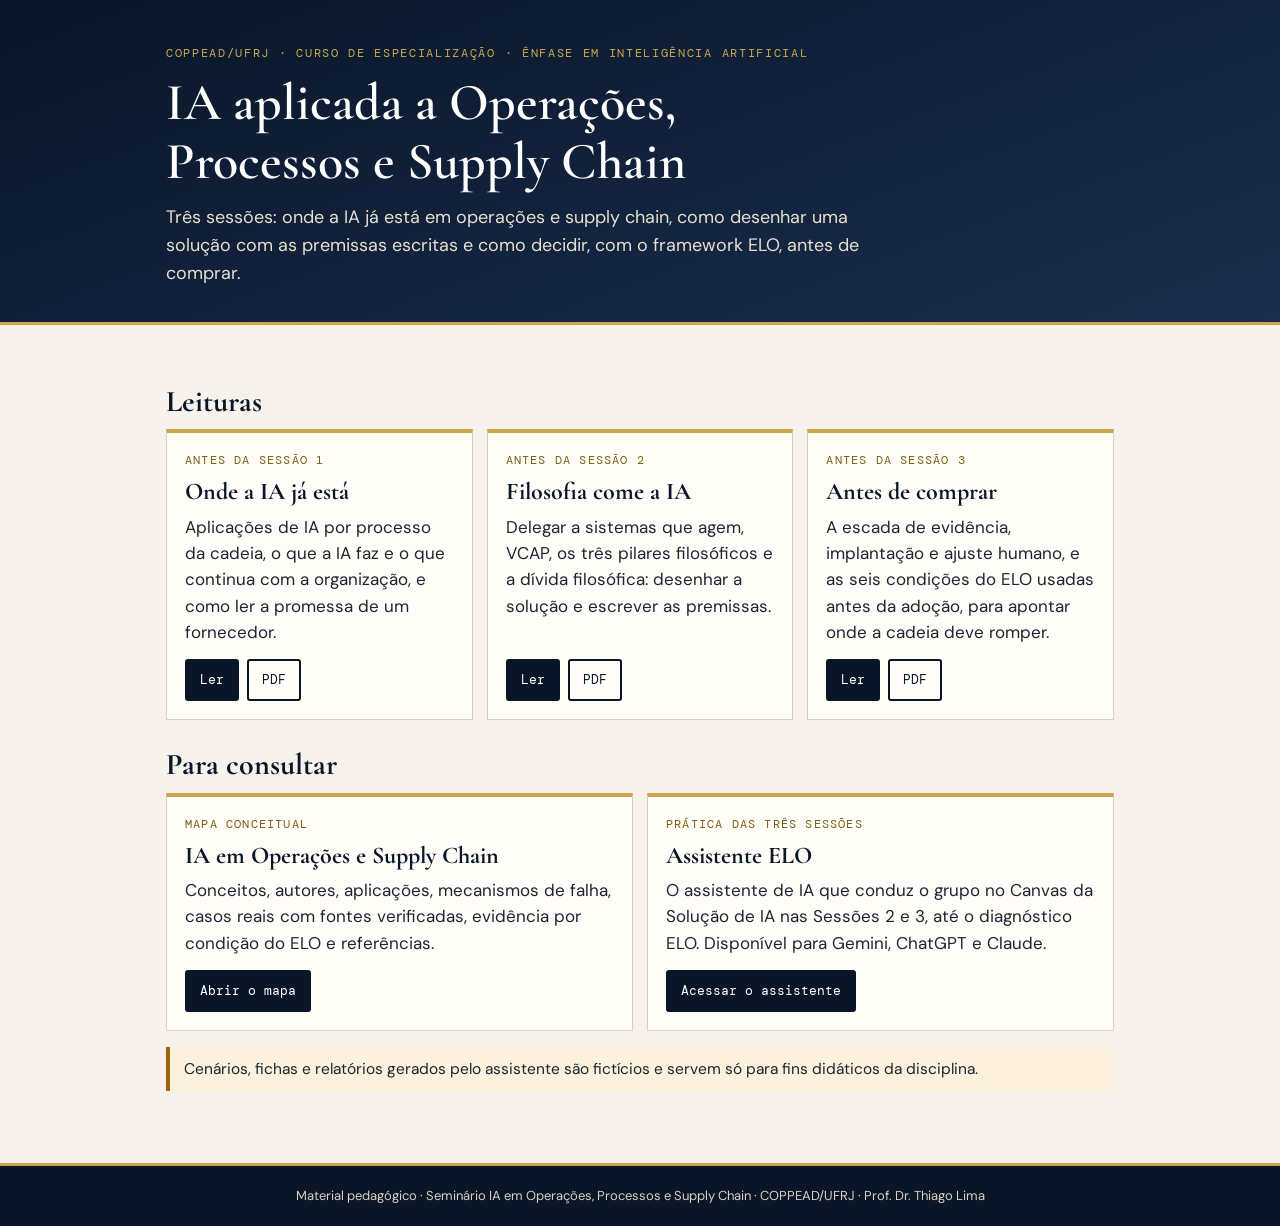
<file: index.html>
<!DOCTYPE html>
<html lang="pt-BR">
<head>
<meta charset="UTF-8">
<meta name="viewport" content="width=device-width, initial-scale=1.0">
<title>Seminário IA em Operações · COPPEAD</title>
<meta name="description" content="Seminário de IA aplicada a Operações, Processos e Supply Chain · Ênfase em IA · COPPEAD/UFRJ · Prof. Dr. Thiago Lima">
<link rel="stylesheet" href="https://fonts.googleapis.com/css2?family=Cormorant+Garamond:wght@500;600;700&family=DM+Sans:wght@400;500;700&family=DM+Mono:wght@400;500&display=swap">
<link rel="stylesheet" href="estilo.css">
</head>
<body>
<header class="hero"><div class="wrap">
  <div class="eyebrow">COPPEAD/UFRJ · Curso de Especialização · Ênfase em Inteligência Artificial</div>
  <h1>IA aplicada a Operações, Processos e Supply Chain</h1>
  <p>Três sessões: onde a IA já está em operações e supply chain, como desenhar uma solução com as premissas escritas e como decidir, com o framework ELO, antes de comprar.</p>
</div></header>
<main><div class="wrap">

  <h2>Leituras</h2>
  <div class="grid">
    <div class="card"><span class="k">Antes da Sessão 1</span><h3>Onde a IA já está</h3><p>Aplicações de IA por processo da cadeia, o que a IA faz e o que continua com a organização, e como ler a promessa de um fornecedor.</p><div class="btns"><a class="btn" href="leituras/leitura-sessao-1.html">Ler</a><a class="btn ghost" href="leituras/leitura-sessao-1.pdf">PDF</a></div></div>
    <div class="card"><span class="k">Antes da Sessão 2</span><h3>Filosofia come a IA</h3><p>Delegar a sistemas que agem, VCAP, os três pilares filosóficos e a dívida filosófica: desenhar a solução e escrever as premissas.</p><div class="btns"><a class="btn" href="leituras/leitura-sessao-2.html">Ler</a><a class="btn ghost" href="leituras/leitura-sessao-2.pdf">PDF</a></div></div>
    <div class="card"><span class="k">Antes da Sessão 3</span><h3>Antes de comprar</h3><p>A escada de evidência, implantação e ajuste humano, e as seis condições do ELO usadas antes da adoção, para apontar onde a cadeia deve romper.</p><div class="btns"><a class="btn" href="leituras/leitura-sessao-3.html">Ler</a><a class="btn ghost" href="leituras/leitura-sessao-3.pdf">PDF</a></div></div>
  </div>

  <h2>Para consultar</h2>
  <div class="grid">
    <div class="card"><span class="k">Mapa conceitual</span><h3>IA em Operações e Supply Chain</h3><p>Conceitos, autores, aplicações, mecanismos de falha, casos reais com fontes verificadas, evidência por condição do ELO e referências.</p><div class="btns"><a class="btn" href="mapa/">Abrir o mapa</a></div></div>
    <div class="card"><span class="k">Prática das três sessões</span><h3>Assistente ELO</h3><p>O assistente de IA que conduz o grupo no Canvas da Solução de IA nas Sessões 2 e 3, até o diagnóstico ELO. Disponível para Gemini, ChatGPT e Claude.</p><div class="btns"><a class="btn" href="assistente/">Acessar o assistente</a></div></div>
  </div>

  <p class="note">Cenários, fichas e relatórios gerados pelo assistente são fictícios e servem só para fins didáticos da disciplina.</p>
</div></main>
<footer><div class="wrap">Material pedagógico · Seminário IA em Operações, Processos e Supply Chain · COPPEAD/UFRJ · Prof. Dr. Thiago Lima</div></footer>
</body>
</html>
</file>
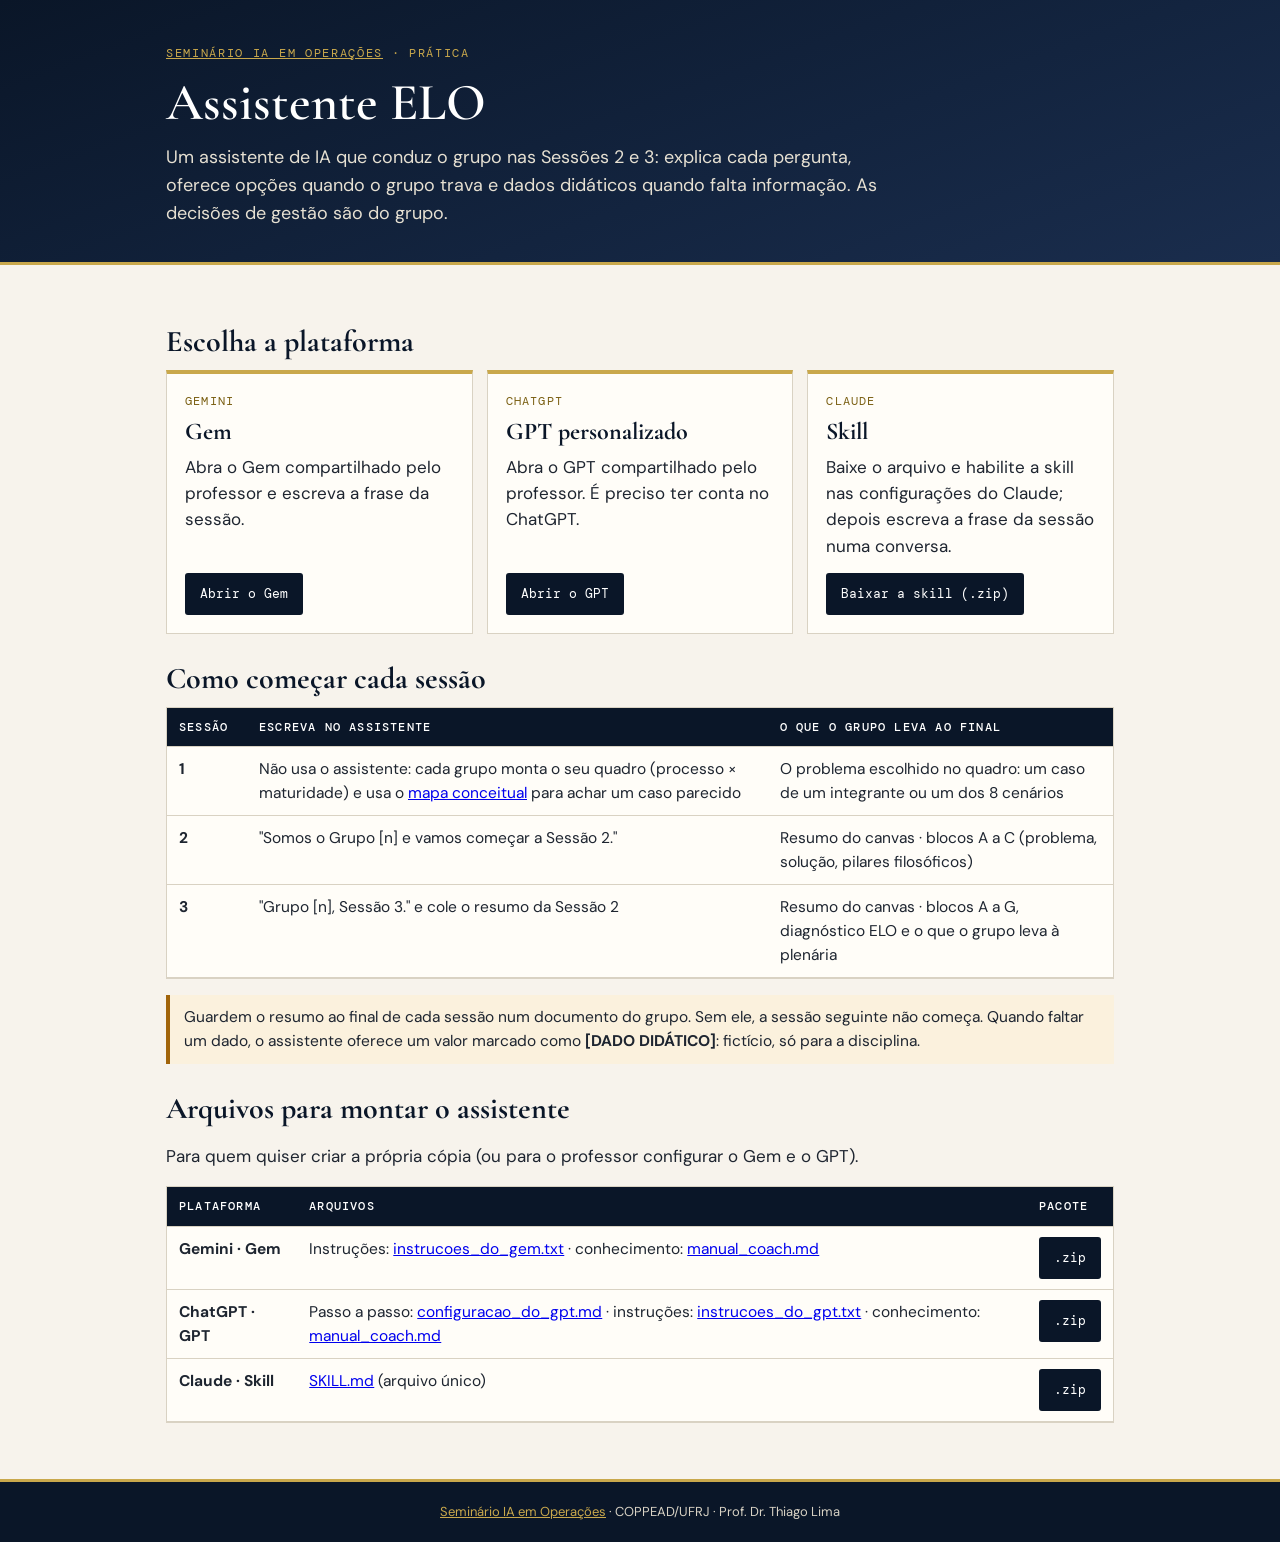
<file: assistente/index.html>
<!DOCTYPE html>
<html lang="pt-BR">
<head>
<meta charset="UTF-8">
<meta name="viewport" content="width=device-width, initial-scale=1.0">
<title>Assistente ELO · Seminário IA em Operações</title>
<link rel="stylesheet" href="https://fonts.googleapis.com/css2?family=Cormorant+Garamond:wght@500;600;700&family=DM+Sans:wght@400;500;700&family=DM+Mono:wght@400;500&display=swap">
<link rel="stylesheet" href="../estilo.css">
</head>
<body>
<header class="hero"><div class="wrap">
  <div class="eyebrow"><a href="../" style="color:inherit">Seminário IA em Operações</a> · Prática</div>
  <h1>Assistente ELO</h1>
  <p>Um assistente de IA que conduz o grupo nas Sessões 2 e 3: explica cada pergunta, oferece opções quando o grupo trava e dados didáticos quando falta informação. As decisões de gestão são do grupo.</p>
</div></header>
<main><div class="wrap">

  <h2>Escolha a plataforma</h2>
  <!-- PROFESSOR: troque "#gem" e "#gpt" pelos links de compartilhamento do Gem e do GPT. -->
  <div class="grid">
    <div class="card"><span class="k">Gemini</span><h3>Gem</h3><p>Abra o Gem compartilhado pelo professor e escreva a frase da sessão.</p><div class="btns"><a class="btn" id="link-gem" href="#gem">Abrir o Gem</a></div></div>
    <div class="card"><span class="k">ChatGPT</span><h3>GPT personalizado</h3><p>Abra o GPT compartilhado pelo professor. É preciso ter conta no ChatGPT.</p><div class="btns"><a class="btn" id="link-gpt" href="#gpt">Abrir o GPT</a></div></div>
    <div class="card"><span class="k">Claude</span><h3>Skill</h3><p>Baixe o arquivo e habilite a skill nas configurações do Claude; depois escreva a frase da sessão numa conversa.</p><div class="btns"><a class="btn" href="elo-ia-operacoes-claude.zip">Baixar a skill (.zip)</a></div></div>
  </div>

  <h2>Como começar cada sessão</h2>
  <div class="tw"><table>
    <thead><tr><th style="width:80px">Sessão</th><th>Escreva no assistente</th><th>O que o grupo leva ao final</th></tr></thead>
    <tbody>
      <tr><td><b>1</b></td><td>Não usa o assistente: cada grupo monta o seu quadro (processo × maturidade) e usa o <a href="../mapa/">mapa conceitual</a> para achar um caso parecido</td><td>O problema escolhido no quadro: um caso de um integrante ou um dos 8 cenários</td></tr>
      <tr><td><b>2</b></td><td>"Somos o Grupo [n] e vamos começar a Sessão 2."</td><td>Resumo do canvas · blocos A a C (problema, solução, pilares filosóficos)</td></tr>
      <tr><td><b>3</b></td><td>"Grupo [n], Sessão 3." e cole o resumo da Sessão 2</td><td>Resumo do canvas · blocos A a G, diagnóstico ELO e o que o grupo leva à plenária</td></tr>
    </tbody>
  </table></div>
  <p class="note">Guardem o resumo ao final de cada sessão num documento do grupo. Sem ele, a sessão seguinte não começa. Quando faltar um dado, o assistente oferece um valor marcado como <b>[DADO DIDÁTICO]</b>: fictício, só para a disciplina.</p>

  <h2>Arquivos para montar o assistente</h2>
  <p>Para quem quiser criar a própria cópia (ou para o professor configurar o Gem e o GPT).</p>
  <div class="tw"><table>
    <thead><tr><th>Plataforma</th><th>Arquivos</th><th>Pacote</th></tr></thead>
    <tbody>
      <tr><td><b>Gemini · Gem</b></td><td>Instruções: <a href="instrucoes_do_gem.txt">instrucoes_do_gem.txt</a> · conhecimento: <a href="manual_coach.md">manual_coach.md</a></td><td><a class="btn" href="assistente-elo-gem.zip">.zip</a></td></tr>
      <tr><td><b>ChatGPT · GPT</b></td><td>Passo a passo: <a href="configuracao_do_gpt.md">configuracao_do_gpt.md</a> · instruções: <a href="instrucoes_do_gpt.txt">instrucoes_do_gpt.txt</a> · conhecimento: <a href="manual_coach.md">manual_coach.md</a></td><td><a class="btn" href="assistente-elo-gpt.zip">.zip</a></td></tr>
      <tr><td><b>Claude · Skill</b></td><td><a href="SKILL.md">SKILL.md</a> (arquivo único)</td><td><a class="btn" href="elo-ia-operacoes-claude.zip">.zip</a></td></tr>
    </tbody>
  </table></div>
</div></main>
<footer><div class="wrap"><a href="../">Seminário IA em Operações</a> · COPPEAD/UFRJ · Prof. Dr. Thiago Lima</div></footer>
</body>
</html>
</file>
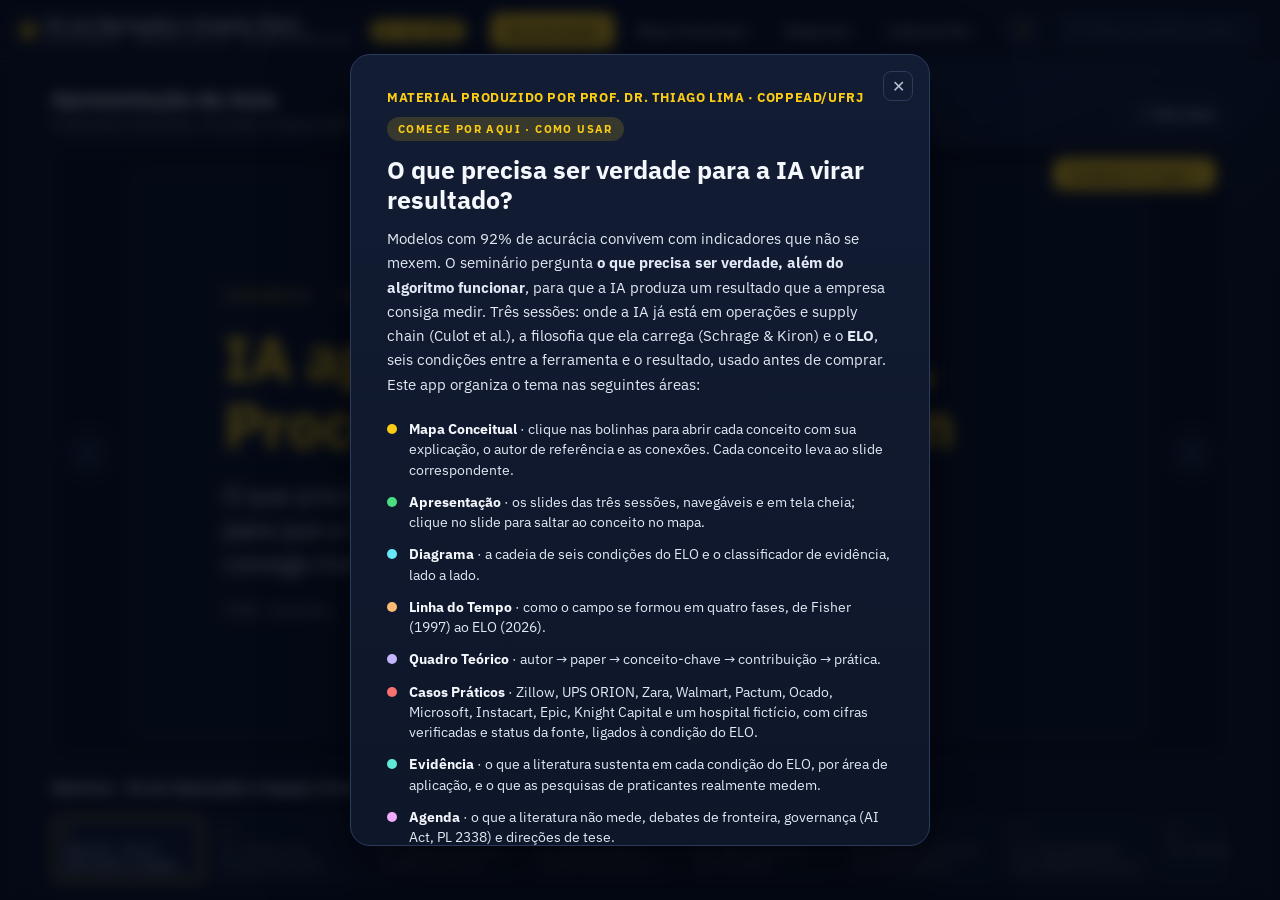
<file: mapa/index.html>
<!DOCTYPE html>
<html lang="pt-BR">
<head>
<meta charset="UTF-8">
<meta name="viewport" content="width=device-width, initial-scale=1.0, viewport-fit=cover">
<title>IA em Operações e Supply Chain · Mapa conceitual</title>
<link rel="preconnect" href="https://fonts.googleapis.com"><link rel="preconnect" href="https://fonts.gstatic.com" crossorigin><link rel="stylesheet" href="https://fonts.googleapis.com/css2?family=IBM+Plex+Mono:wght@500;600&family=IBM+Plex+Sans:wght@400;500;600;700&display=swap">
<style>
  /* Layout: app de tela cheia com barra fixa, mapa de forças e vistas de leitura; tema escuro único, alto contraste para projetor */
  :root{
    --bg:#0a1020; --bg2:#0e1629; --panel:#121c33; --panel2:#1a2744;
    --ink:#f4f7fc; --body:#e3e9f4; --muted:#b6c2d6; --line:#2c3a5c;
    --core:#facc15; --teoria:#c4b5fd; --autor:#fdba74; --pratica:#4ade80;
    --tec:#67e8f9; --barreira:#f87171; --lacuna:#f0abfc;
    --accent:#facc15; --onaccent:#1a1400;
    --f-ui:"IBM Plex Sans",-apple-system,BlinkMacSystemFont,"Segoe UI",Roboto,Helvetica,Arial,sans-serif;
    --f-data:"IBM Plex Mono",ui-monospace,SFMono-Regular,Menlo,monospace;
    color-scheme:dark;
  }
  *{box-sizing:border-box}
  html,body{margin:0;height:100%}
  body{
    font-family:var(--f-ui);
    background:var(--bg) radial-gradient(1200px 800px at 70% -10%,#1b2748 0%,var(--bg) 55%);
    color:var(--ink);overflow:hidden;
  }
  /* ---------- Top bar ---------- */
  header{
    position:fixed;top:0;left:0;right:0;height:62px;z-index:30;
    display:flex;align-items:center;gap:18px;padding:0 22px;
    background:linear-gradient(180deg,rgba(10,16,32,.95),rgba(10,16,32,.78));
    backdrop-filter:blur(8px);border-bottom:1px solid var(--line);
  }
  .brand{display:flex;align-items:center;gap:11px;font-weight:700;letter-spacing:.3px;flex:none}
  .brand>div{white-space:nowrap;line-height:1.18}
  .brand .dot{width:13px;height:13px;border-radius:50%;background:var(--core);flex:none;
    box-shadow:0 0 0 4px rgba(250,204,21,.18),0 0 18px rgba(250,204,21,.6)}
  .brand small{display:block;font-weight:500;font-size:11px;color:var(--muted);letter-spacing:1.4px;text-transform:uppercase}
  nav{display:flex;gap:6px;margin-left:6px;overflow-x:auto;min-width:0;scrollbar-width:none;-webkit-overflow-scrolling:touch}
  nav::-webkit-scrollbar{display:none}
  nav button{
    background:transparent;border:1px solid transparent;color:var(--muted);flex:none;white-space:nowrap;
    padding:8px 15px;border-radius:9px;font-size:13.5px;font-weight:600;cursor:pointer;
    transition:.15s;font-family:inherit;letter-spacing:.2px;
  }
  nav button:hover{color:var(--ink);background:rgba(255,255,255,.04)}
  nav button.active{color:var(--onaccent);background:var(--core);border-color:var(--core)}
  .vbadge{background:var(--core);color:var(--onaccent);font-weight:700;font-size:11px;letter-spacing:.4px;
    padding:4px 9px;border-radius:20px;white-space:nowrap}
  .spacer{flex:1}
  .searchbox{position:relative}
  .searchbox input{
    background:var(--panel);border:1px solid var(--line);color:var(--ink);
    padding:8px 12px 8px 32px;border-radius:9px;font-size:13px;width:200px;font-family:inherit;outline:none;
  }
  .searchbox input:focus{border-color:var(--core)}
  .searchbox svg{position:absolute;left:10px;top:9px;opacity:.5}
  /* ---------- Views ---------- */
  .view{position:fixed;inset:62px 0 0 0;display:none}
  .view.active{display:block}
  /* ---------- Map ---------- */
  #stage{width:100%;height:100%;cursor:grab;display:block;touch-action:none}
  #stage.grabbing{cursor:grabbing}
  .legend{
    position:absolute;left:18px;top:16px;z-index:10;background:rgba(18,28,51,.82);
    border:1px solid var(--line);border-radius:13px;padding:13px 15px;backdrop-filter:blur(6px);max-width:230px;
  }
  .legend h4{margin:0 0 9px;font-size:11px;letter-spacing:1.3px;text-transform:uppercase;color:var(--muted);font-weight:700}
  .legend .item{display:flex;align-items:center;gap:9px;font-size:13px;padding:4px 6px;border-radius:7px;cursor:pointer;transition:.12s;user-select:none}
  .legend .item:hover{background:rgba(255,255,255,.05)}
  .legend .item.off{opacity:.32}
  .legend .swatch{width:12px;height:12px;border-radius:50%;flex:none}
  .hint{position:absolute;left:18px;bottom:16px;z-index:10;font-size:12px;color:var(--muted);
    background:rgba(18,28,51,.7);border:1px solid var(--line);border-radius:9px;padding:8px 12px;max-width:260px;line-height:1.5}
  .ctrls{position:absolute;right:calc(18px + var(--panelw,0px));bottom:16px;z-index:10;display:flex;gap:8px;transition:right .25s}
  .ctrls button{width:38px;height:38px;border-radius:10px;border:1px solid var(--line);background:rgba(18,28,51,.85);
    color:var(--ink);font-size:18px;cursor:pointer;display:flex;align-items:center;justify-content:center;font-family:inherit}
  .ctrls button:hover{border-color:var(--core);color:var(--core)}
  /* nodes */
  .link{stroke:var(--line);stroke-width:1.4;transition:stroke .2s,stroke-width .2s,opacity .2s}
  .link.hot{stroke:var(--core);stroke-width:2.4;opacity:1}
  .node{cursor:pointer}
  .node circle{stroke:var(--bg);stroke-width:2.5;transition:r .15s}
  .node text{fill:var(--ink);font-size:11.5px;font-weight:600;pointer-events:none;paint-order:stroke;
    stroke:var(--bg);stroke-width:3px;stroke-linejoin:round}
  .node.dim{opacity:.16}
  .link.dim{opacity:.06}
  .node.sel circle{stroke:#fff;stroke-width:3.5}
  /* ---------- Detail panel ---------- */
  #panel{
    position:fixed;top:62px;right:0;bottom:0;width:380px;z-index:25;
    background:linear-gradient(180deg,var(--panel),var(--bg2));border-left:1px solid var(--line);
    transform:translateX(100%);transition:transform .28s cubic-bezier(.4,0,.2,1);
    display:flex;flex-direction:column;
  }
  #panel.open{transform:translateX(0)}
  .pclose{position:absolute;top:13px;right:14px;width:30px;height:30px;border-radius:8px;border:1px solid var(--line);
    background:transparent;color:var(--muted);cursor:pointer;font-size:17px}
  .pclose:hover{color:var(--ink);border-color:var(--core)}
  .pbody{padding:26px 26px 30px;overflow-y:auto}
  .ptag{display:inline-block;font-size:10.5px;letter-spacing:1.4px;text-transform:uppercase;font-weight:700;
    padding:5px 11px;border-radius:30px;margin-bottom:14px}
  #panel h2{margin:0 0 4px;font-size:23px;line-height:1.2}
  .pauthor{color:var(--core);font-size:13.5px;font-weight:600;margin-bottom:18px}
  .pdesc{font-size:14.5px;line-height:1.62;color:var(--body);margin-bottom:20px}
  .pblock{margin-bottom:18px}
  .pblock h5{margin:0 0 8px;font-size:11px;letter-spacing:1.2px;text-transform:uppercase;color:var(--muted);font-weight:700}
  .pblock ul{margin:0;padding-left:18px;font-size:13.5px;line-height:1.6;color:var(--body)}
  .pblock li{margin-bottom:5px}
  .chip{display:inline-block;background:var(--panel2);border:1px solid var(--line);border-radius:20px;
    padding:5px 12px;font-size:12px;margin:0 6px 7px 0;color:var(--body)}
  .relnode{display:inline-flex;align-items:center;gap:7px;background:var(--panel2);border:1px solid var(--line);
    border-radius:9px;padding:7px 11px;font-size:12.5px;margin:0 7px 7px 0;cursor:pointer;transition:.12s}
  .relnode:hover{border-color:var(--core);transform:translateY(-1px)}
  .relnode .sw{width:9px;height:9px;border-radius:50%;flex:none}
  /* ---------- Content views (timeline/table/synth) ---------- */
  .scroller{height:100%;overflow-y:auto;padding:46px 8vw 80px}
  .scroller h1{font-size:30px;margin:0 0 6px;font-weight:800;letter-spacing:-.5px}
  .scroller .sub{color:var(--muted);font-size:15px;margin-bottom:40px;max-width:680px;line-height:1.6}
  /* timeline */
  .tl{position:relative;max-width:880px}
  .tl::before{content:"";position:absolute;left:88px;top:8px;bottom:8px;width:2px;background:var(--line)}
  .tlitem{position:relative;padding:0 0 30px 130px;cursor:pointer}
  .tlitem .yr{position:absolute;left:0;top:-2px;width:72px;text-align:right;font-weight:600;font-size:18px;color:var(--autor);font-family:var(--f-data);font-variant-numeric:tabular-nums}
  .tlitem .nub{position:absolute;left:81px;top:4px;width:16px;height:16px;border-radius:50%;background:var(--autor);
    border:3px solid var(--bg);box-shadow:0 0 0 3px rgba(253,186,116,.18)}
  .tlcard{background:var(--panel);border:1px solid var(--line);border-radius:14px;padding:16px 19px;transition:.15s}
  .tlitem:hover .tlcard{border-color:var(--autor);transform:translateX(3px)}
  .tlcard h3{margin:0 0 3px;font-size:17px}
  .tlcard .who{color:var(--core);font-size:13px;font-weight:600;margin-bottom:8px}
  .tlcard p{margin:0;font-size:13.5px;line-height:1.55;color:var(--body)}
  /* table */
  .ctable{width:100%;max-width:980px;border-collapse:separate;border-spacing:0;font-size:14px}
  .ctable th,.ctable td{text-align:left;padding:15px 16px;border-bottom:1px solid var(--line);vertical-align:top}
  .ctable thead th{font-size:11px;letter-spacing:1px;text-transform:uppercase;color:var(--muted);font-weight:700}
  .ctable tbody tr{transition:.12s}
  .ctable tbody tr:hover{background:rgba(250,204,21,.05)}
  .ctable .nm{font-weight:700;font-size:15px}
  .ctable .nm small{display:block;font-weight:500;color:var(--muted);font-size:11.5px;margin-top:3px;letter-spacing:.3px}
  .scopebar{height:7px;border-radius:5px;background:linear-gradient(90deg,var(--core),var(--pratica));margin-top:9px}
  /* synth */
  .grid4{display:grid;grid-template-columns:repeat(2,1fr);gap:18px;max-width:920px;margin-bottom:46px}
  .scard{background:var(--panel);border:1px solid var(--line);border-radius:16px;padding:22px 24px;position:relative;overflow:hidden}
  .scard .n{font-size:34px;font-weight:800;color:var(--core);opacity:.32;position:absolute;top:12px;right:18px}
  .scard h3{margin:0 0 9px;font-size:16px;color:var(--core)}
  .scard p{margin:0;font-size:14px;line-height:1.6;color:var(--body)}
  .qbox{max-width:920px}
  .qbox h2{font-size:21px;margin:0 0 18px}
  .q{display:flex;gap:16px;align-items:flex-start;background:var(--panel);border:1px solid var(--line);
    border-radius:14px;padding:18px 20px;margin-bottom:13px}
  .q .qn{font-size:24px;font-weight:800;color:var(--lacuna);line-height:1;flex:none}
  .q p{margin:0;font-size:15px;line-height:1.55}
  .pullquote{max-width:820px;margin:8px 0 40px;font-size:21px;line-height:1.5;font-weight:600;
    color:var(--ink);border-left:3px solid var(--lacuna);padding-left:22px;font-style:italic}
  .pullquote cite{display:block;font-style:normal;font-size:13px;color:var(--muted);margin-top:12px;font-weight:500}
  /* cases */
  .cases{display:grid;grid-template-columns:repeat(auto-fill,minmax(390px,1fr));gap:20px;max-width:1120px}
  .case{background:var(--panel);border:1px solid var(--line);border-radius:16px;padding:22px 24px;display:flex;flex-direction:column}
  .case .ch{display:flex;justify-content:space-between;align-items:baseline;gap:12px;margin-bottom:3px}
  .case h3{margin:0;font-size:18px}
  .case .loc{font-size:11px;color:var(--muted);letter-spacing:.5px;white-space:nowrap;text-transform:uppercase;flex:none}
  .case .tag{font-size:14.5px;font-style:italic;color:var(--pratica);font-weight:600;margin:7px 0 13px}
  .case p.cd{margin:0 0 16px;font-size:13.5px;line-height:1.58;color:var(--body)}
  .case .row{display:flex;gap:12px;font-size:12.5px;padding:9px 0;border-top:1px solid var(--line)}
  .case .row .k{flex:none;width:62px;color:var(--muted);font-weight:700;text-transform:uppercase;letter-spacing:.5px;font-size:10px;padding-top:2px}
  .case .row .v{color:var(--body);line-height:1.5}
  .case .row .v b{color:var(--autor);font-weight:700}
  .loop-chip{display:inline-block;font:700 11px/1 ui-monospace,monospace;color:#4ade80;background:rgba(74,222,128,.12);border:1px solid rgba(74,222,128,.34);border-radius:20px;padding:5px 11px;letter-spacing:.04em;text-transform:uppercase;margin:2px 0 4px}
  .case .gomap{margin-top:16px;align-self:flex-start;background:transparent;border:1px solid var(--line);color:var(--core);
    border-radius:9px;padding:8px 15px;font-size:12.5px;font-weight:600;cursor:pointer;font-family:inherit;transition:.13s}
  .case .gomap:hover{border-color:var(--core);background:rgba(250,204,21,.08);transform:translateY(-1px)}
  /* refs */
  .refgroup{font-size:12px;letter-spacing:1.3px;text-transform:uppercase;color:var(--core);font-weight:700;margin:36px 0 6px;max-width:1000px}
  .refrow{max-width:1000px;padding:13px 0 13px 30px;text-indent:-30px;border-bottom:1px solid var(--line);
    font-size:14px;line-height:1.6;color:var(--body)}
  .refrow i{color:var(--ink)}
  .refrow a{color:var(--core);text-decoration:none;font-size:13px;word-break:break-all}
  .refrow a:hover{text-decoration:underline}
  .refrow.hide{display:none}
  .reffilter{background:var(--panel);border:1px solid var(--line);color:var(--ink);padding:7px 12px;border-radius:9px;
    font-size:13px;font-family:inherit;outline:none;margin-left:10px;width:240px}
  .reffilter:focus{border-color:var(--core)}
  /* shared "ver no mapa" button */
  .gomap{margin-top:16px;align-self:flex-start;background:transparent;border:1px solid var(--line);color:var(--core);
    border-radius:9px;padding:8px 15px;font-size:12.5px;font-weight:600;cursor:pointer;font-family:inherit;transition:.13s}
  .gomap:hover{border-color:var(--core);background:rgba(250,204,21,.08);transform:translateY(-1px)}
  /* quadro teórico */
  .qtable{display:flex;flex-direction:column;gap:16px;max-width:1080px}
  .qrow{background:var(--panel);border:1px solid var(--line);border-radius:16px;padding:20px 24px;transition:.13s}
  .qrow:hover{border-color:var(--line)}
  .qhead{display:flex;flex-wrap:wrap;align-items:center;gap:12px;margin-bottom:6px}
  .qdotwrap{position:relative;display:inline-flex;flex:none}
  .qdot{width:15px;height:15px;border-radius:50%;cursor:help;flex:none;box-shadow:0 0 0 3px rgba(255,255,255,.05)}
  .qtip{position:absolute;left:24px;top:50%;transform:translateY(-50%);z-index:25;width:330px;max-width:72vw;
    background:var(--bg2);border:1px solid var(--line);border-radius:12px;padding:13px 15px;
    box-shadow:0 14px 34px rgba(0,0,0,.55);display:none;font-size:12.5px;line-height:1.5;color:var(--body)}
  .qdotwrap:hover .qtip{display:block}
  .qtip .c{display:block;font-weight:700;margin-bottom:7px;font-size:13.5px}
  .qtip h6{margin:0 0 5px;font-size:10px;letter-spacing:1px;text-transform:uppercase;color:var(--muted);font-weight:700}
  .qconcept{font-weight:700;font-size:14.5px;padding:5px 13px;border-radius:30px;flex:none}
  .qauthor{font-weight:700;font-size:15.5px}
  .qpaper{font-style:italic;color:var(--muted);font-size:12.5px;margin-bottom:4px}
  .qbody{display:grid;grid-template-columns:1fr 1fr;gap:24px;margin-top:14px}
  .qcol h6{margin:0 0 6px;font-size:10.5px;letter-spacing:1px;text-transform:uppercase;color:var(--muted);font-weight:700}
  .qcol p{margin:0;font-size:13.5px;line-height:1.56;color:var(--body)}
  /* intro / how-to-use modal */
  .helpbtn{width:34px;height:34px;border-radius:9px;border:1px solid var(--line);background:var(--panel);color:var(--core);
    font-size:16px;font-weight:700;cursor:pointer;font-family:inherit;flex:none}
  .helpbtn:hover{border-color:var(--core)}
  .introwrap{position:fixed;inset:0;z-index:60;display:none;align-items:center;justify-content:center;padding:20px;
    background:rgba(4,8,18,.74);backdrop-filter:blur(7px)}
  .introwrap.show{display:flex}
  .introcard{position:relative;background:linear-gradient(180deg,var(--panel),var(--bg2));border:1px solid var(--line);
    border-radius:20px;max-width:580px;width:100%;padding:34px 36px;box-shadow:0 30px 80px rgba(0,0,0,.55);
    max-height:88vh;overflow-y:auto}
  .introcard .ptag{display:inline-block;font-size:10.5px;letter-spacing:1.4px;text-transform:uppercase;font-weight:700;
    padding:5px 11px;border-radius:30px;margin-bottom:14px;background:rgba(250,204,21,.16);color:var(--core)}
  .introcredit{font-size:12.5px;color:var(--core);font-weight:700;letter-spacing:.6px;text-transform:uppercase;margin-bottom:12px}
  .introcard h2{margin:0 0 12px;font-size:25px;line-height:1.2}
  .introcard .lead{font-size:15px;line-height:1.62;color:var(--body);margin:0 0 22px}
  .introsteps{display:flex;flex-direction:column;gap:12px;margin-bottom:26px}
  .introsteps .s{display:flex;gap:12px;font-size:13.5px;line-height:1.5;color:var(--body)}
  .introsteps .s .sw{width:10px;height:10px;border-radius:50%;flex:none;margin-top:5px}
  .introsteps .s b{color:var(--ink)}
  .introgo{background:var(--core);color:var(--onaccent);border:none;border-radius:11px;padding:12px 24px;font-size:14.5px;
    font-weight:700;cursor:pointer;font-family:inherit}
  .introgo:hover{filter:brightness(1.08)}
  .introx{position:absolute;top:16px;right:16px;width:30px;height:30px;border-radius:8px;border:1px solid var(--line);
    background:transparent;color:var(--muted);cursor:pointer;font-size:16px}
  .introx:hover{color:var(--ink);border-color:var(--core)}
  /* apresentação / viewer */
  .apswrap{height:100%;display:flex;flex-direction:column;padding:22px 4vw 16px}
  .apstop{display:flex;justify-content:space-between;align-items:flex-end;margin-bottom:13px;gap:14px;flex-wrap:wrap}
  .apstop h1{font-size:22px;margin:0}
  .apssub{color:var(--muted);font-size:12.5px;margin-top:3px}
  .apsactions{display:flex;gap:8px}
  .apsbtn{background:var(--panel);border:1px solid var(--line);color:var(--ink);border-radius:9px;padding:8px 14px;
    font-size:13px;font-weight:600;cursor:pointer;font-family:inherit;text-decoration:none;display:inline-flex;align-items:center;gap:6px}
  .apsbtn:hover{border-color:var(--core);color:var(--core)}
  .apsstage{position:relative;flex:1;min-height:0;display:flex;align-items:center;justify-content:center;
    background:#070b17;border:1px solid var(--line);border-radius:14px;overflow:hidden}
  .apsstage img{max-width:100%;max-height:100%;object-fit:contain;display:block;cursor:pointer}
  .apsmaplink{position:absolute;top:12px;right:12px;background:var(--core);color:var(--onaccent);border:none;
    border-radius:10px;padding:8px 14px;font-size:12.5px;font-weight:700;cursor:pointer;font-family:inherit;
    box-shadow:0 4px 14px rgba(0,0,0,.35)}
  .apsmaplink:hover{filter:brightness(1.08)}
  .apsnav{position:absolute;top:50%;transform:translateY(-50%);width:44px;height:44px;border-radius:50%;border:1px solid var(--line);
    background:rgba(18,28,51,.82);color:#fff;font-size:22px;line-height:1;cursor:pointer;display:flex;align-items:center;justify-content:center}
  .apsnav:hover{border-color:var(--core);color:var(--core)}
  .apsprev{left:14px}.apsnext{right:14px}
  .apscounter{position:absolute;bottom:12px;left:50%;transform:translateX(-50%);background:rgba(10,16,32,.82);
    border:1px solid var(--line);border-radius:20px;padding:5px 14px;font-size:12.5px;color:var(--muted)}
  .apsmeta{margin:13px 0 9px;display:flex;flex-wrap:wrap;align-items:center;gap:12px}
  .apsmeta .t{font-weight:700;font-size:15px}
  .apschips{display:flex;flex-wrap:wrap;gap:7px}
  .apschip{display:inline-flex;align-items:center;gap:6px;background:var(--panel2);border:1px solid var(--line);
    border-radius:20px;padding:5px 12px;font-size:12px;cursor:pointer;transition:.12s}
  .apschip:hover{border-color:var(--core);transform:translateY(-1px)}
  .apschip .sw{width:8px;height:8px;border-radius:50%;flex:none}
  .apsthumbs{display:flex;gap:8px;overflow-x:auto;padding:6px 2px 2px}
  .apsthumb{flex:none;width:104px;height:58px;border-radius:7px;border:2px solid transparent;overflow:hidden;cursor:pointer;opacity:.5;background:#000;transition:.12s}
  .apsthumb img{width:100%;height:100%;object-fit:cover;display:block}
  .apsthumb.active{opacity:1;border-color:var(--core)}
  .apsthumb:hover{opacity:1}
  /* tela cheia */
  .fswrap{position:fixed;inset:0;z-index:80;display:none;background:#000;align-items:center;justify-content:center}
  .fswrap.show{display:flex}
  .fswrap img{max-width:100vw;max-height:100vh;object-fit:contain}
  .fsx{position:absolute;top:16px;right:18px;width:40px;height:40px;border-radius:9px;border:1px solid #333;
    background:rgba(0,0,0,.5);color:#fff;font-size:17px;cursor:pointer}
  .fsx:hover{border-color:var(--core);color:var(--core)}
  .fsnav{position:absolute;top:50%;transform:translateY(-50%);width:52px;height:52px;border-radius:50%;border:1px solid #444;
    background:rgba(0,0,0,.4);color:#fff;font-size:26px;line-height:1;cursor:pointer}
  .fsnav:hover{border-color:var(--core);color:var(--core)}
  .fsprev{left:20px}.fsnext{right:20px}
  .fscounter{position:absolute;bottom:18px;left:50%;transform:translateX(-50%);color:#bbb;font-size:13px}
  .fsmaplink{position:absolute;bottom:14px;right:20px;background:var(--core);color:var(--onaccent);border:none;
    border-radius:10px;padding:9px 16px;font-size:13px;font-weight:700;cursor:pointer;font-family:inherit;
    box-shadow:0 4px 14px rgba(0,0,0,.4)}
  .fsmaplink:hover{filter:brightness(1.08)}
  .bfybox{max-width:1040px;background:var(--panel);border:1px solid var(--line);border-radius:16px;padding:14px}
  .bfybox svg{width:100%;height:auto;display:block}
  .bfyacts{display:flex;gap:10px;flex-wrap:wrap;margin-top:18px}
  .bfyacts .gomap{margin-top:0;text-decoration:none}
  .agh{font-size:13px;letter-spacing:1.2px;text-transform:uppercase;color:var(--core);font-weight:700;margin:36px 0 14px}
  #view-agenda .scard .gomap{margin-top:14px}
  @media(max-width:760px){.qbody{grid-template-columns:1fr;gap:14px}.introcard{padding:26px 22px}
    .apswrap{padding:16px 14px}.apsnav{width:36px;height:36px;font-size:18px}}
  @media(max-width:760px){
    .grid4{grid-template-columns:1fr}.scroller{padding:34px 22px 80px}
    header{gap:10px;padding:0 12px}
    nav{flex:1;margin-left:0}
    nav button{padding:8px 11px;font-size:12.5px}
    .searchbox{display:none}.vbadge{display:none}.spacer{display:none}
    #panel{width:100%}.brand small{display:none}
  }

  body{height:100%}
  header{padding-top:env(safe-area-inset-top,0px)}
  button:focus-visible,a:focus-visible,input:focus-visible{outline:2px solid var(--core);outline-offset:2px}
  .scroller .sub b{color:var(--ink)}
  .vbadge,.tlcard .who,.pauthor{font-variant-numeric:tabular-nums}
  /* fases da linha do tempo */
  .tlphase{position:relative;padding:6px 0 22px 130px;max-width:880px}
  .tlphase h2{margin:10px 0 4px;font-size:13px;letter-spacing:1.4px;text-transform:uppercase;color:var(--core);font-weight:700}
  .tlphase p{margin:0;font-size:14px;line-height:1.55;color:var(--muted);max-width:640px}
  .tlphase::before{content:"";position:absolute;left:83px;top:12px;width:12px;height:12px;background:var(--core);transform:rotate(45deg)}
  /* slides em HTML */
  .slide{container-type:inline-size;aspect-ratio:16/9;width:min(100%, calc((100vh - 330px) * 16 / 9));max-width:100%;
    background:#0b1224;border:1px solid var(--line);border-radius:10px;padding:5.5cqw 7cqw;color:var(--ink);cursor:pointer;
    display:flex;flex-direction:column;justify-content:center;gap:2.2cqw;overflow:hidden;text-align:left}
  .apsstage .slide{min-width:0}
  .slide .eyebrow{font-family:var(--f-data);font-size:1.7cqw;letter-spacing:.14em;text-transform:uppercase;color:var(--core)}
  .slide h2{margin:0;font-size:5cqw;line-height:1.08;font-weight:700;letter-spacing:-.01em;text-wrap:balance}
  .slide p,.slide li{font-size:2.35cqw;line-height:1.45;color:var(--body)}
  .slide ul,.slide ol{margin:0;padding-left:1.3em;display:flex;flex-direction:column;gap:.9cqw}
  .slide b{color:var(--core);font-weight:600}
  .slide .big{font-size:3cqw;line-height:1.35;color:var(--ink);max-width:80%;margin:0}
  .slide .note{font-size:1.9cqw;color:var(--muted);margin:0}
  .slide .formula{font-family:var(--f-data);font-size:3.4cqw;color:var(--core);border:2px solid var(--core);border-radius:8px;padding:1.2cqw 2.2cqw;align-self:flex-start}
  .slide .cols2,.slide .cols3{display:grid;gap:2.2cqw}
  .slide .cols2{grid-template-columns:1fr 1fr}.slide .cols3{grid-template-columns:repeat(3,1fr)}
  .slide .cols2>div,.slide .cols3>div{border-top:3px solid var(--core);padding-top:1.4cqw}
  .slide h3{margin:0 0 .8cqw;font-size:2.6cqw;color:var(--ink)}
  .slide .cols2 p,.slide .cols3 p{margin:0;font-size:2.1cqw}
  .slide .phases{display:grid;grid-template-columns:repeat(5,1fr);gap:1.4cqw}
  .slide .phases div{border-left:3px solid var(--core);padding:.6cqw 0 .6cqw 1.4cqw;display:flex;flex-direction:column;gap:.5cqw}
  .slide .phases b{font-family:var(--f-data);font-size:3.6cqw;color:var(--core)}
  .slide .phases span{font-size:2.1cqw;font-weight:600}
  .slide .phases em{font-style:normal;font-family:var(--f-data);font-size:1.7cqw;color:var(--muted)}
  .slide .sl-cover{display:flex;flex-direction:column;gap:2.4cqw}
  .slide .sl-cover h2{font-size:7.4cqw;color:var(--core)}
  .slide .sl-foot{font-family:var(--f-data);font-size:1.8cqw;color:var(--muted)}
  .fswrap .fsslide{width:min(94vw, calc(94vh * 16 / 9));border-radius:0;cursor:default}
  .apsthumb{display:flex;flex-direction:column;align-items:flex-start;gap:3px;width:150px;height:auto;min-height:58px;padding:7px 9px;
    background:var(--panel);color:var(--body);font:500 11.5px/1.3 var(--f-ui);text-align:left;border:2px solid var(--line)}
  .apsthumb b{font-family:var(--f-data);color:var(--core);font-size:12px}
  .apsthumb span{display:-webkit-box;-webkit-line-clamp:2;-webkit-box-orient:vertical;overflow:hidden}
  .apsthumb.active{border-color:var(--core)}
  .refrow a{color:var(--core)}
  .bfybox{overflow-x:auto}
  .bfybox svg{min-width:680px}
  @media(max-width:760px){.slide{width:100%}.slide .cols3,.slide .phases{grid-template-columns:1fr 1fr}}
  @media (prefers-reduced-motion:reduce){*{transition:none!important}}
  /* evidência */
  .evt{width:100%;border-collapse:collapse;margin:14px 0 26px;font-size:13.5px;background:var(--panel);border:1px solid var(--line);border-radius:10px;overflow:hidden}
  .evt th{background:var(--panel2);color:var(--core);text-align:left;padding:10px 12px;font-size:11.5px;letter-spacing:1px;text-transform:uppercase;border-bottom:1px solid var(--line)}
  .evt td{padding:10px 12px;border-bottom:1px solid var(--line);vertical-align:top;color:var(--body);line-height:1.45}
  .evt tr:last-child td{border-bottom:0}
  .evt td:first-child{color:var(--ink);font-weight:600;white-space:nowrap}
  .evt .nv{color:var(--barreira);font-family:var(--f-data);font-size:11px}
  .evt .ok{color:var(--pratica);font-family:var(--f-data);font-size:11px}
  .evt .au{color:var(--autor);font-family:var(--f-data);font-size:11px}
  .evwrap{overflow-x:auto}
  .refrow a{word-break:break-all;overflow-wrap:anywhere}
  @media (max-width:760px){.evt{font-size:12.5px}.evt td:first-child{white-space:normal}}
</style>
<style id="disc-back-css">
.disc-back{display:inline-flex;align-items:center;gap:6px;flex-shrink:0;margin-right:12px;padding:6px 11px;border-radius:6px;
background:#e3b54e;color:#0a1628!important;font:700 13px/1.1 'DM Sans',system-ui,sans-serif;text-decoration:none!important;white-space:nowrap;letter-spacing:0;text-transform:none}
.disc-back:hover{background:#fff}.disc-back:focus-visible{outline:3px solid #fff;outline-offset:2px}
.disc-back .bk{font-weight:500;opacity:.85}
@media(max-width:560px){.disc-back .bk{display:none}header .header-meta{display:none}header .header-title{font-size:.95rem;line-height:1.2}}
@media print{.disc-back{display:none}}
</style>
<style id="mobile-patch">
@media (max-width:700px){
  table{display:block;overflow-x:auto;-webkit-overflow-scrolling:touch;max-width:100%}
  th{font-size:12px!important} td{font-size:14px!important;line-height:1.5}
  .tab-btn{font-size:14px!important;min-height:44px}
}
@media (max-width:760px){
  header{height:auto!important;flex-wrap:wrap;padding:8px 10px 0!important;gap:8px 10px!important}
  header .brand{flex:1;min-width:0}
  header nav{order:10;flex:1 0 100%!important;margin:0 -10px!important;padding:0 10px 8px;border-top:1px solid var(--line);padding-top:8px}
  header nav button{padding:9px 12px!important;font-size:13.5px!important;min-height:40px}
  .helpbtn{min-width:40px;min-height:40px}
  .view{inset:var(--hh,108px) 0 0 0!important}
  #panel{top:var(--hh,108px)!important}
  .legend{top:10px!important;left:10px!important;padding:8px 12px!important;max-width:72vw!important}
  .legend h4{cursor:pointer;margin:0!important;font-size:12px!important}
  .legend h4::after{content:" ▾";text-transform:none}
  .legend.open h4{margin-bottom:8px!important}
  .legend.open h4::after{content:" ▴"}
  .legend:not(.open) #legendItems{display:none}
  .legend .item{font-size:14px!important;padding:7px 6px!important}
  .hint{display:none!important}
  .pdesc,.pblock li{font-size:15.5px!important}
  .pbody{padding:22px 18px 40px!important}
  .pclose{width:40px!important;height:40px!important}
}

@media (max-width:760px){
  .apsstage{padding-bottom:52px!important}
  .apsnav{top:auto!important;bottom:8px!important;transform:none!important}
  .apsprev{left:calc(50% - 88px)!important}
  .apsnext{right:calc(50% - 88px)!important}
  .apscounter{bottom:14px!important}
}
</style>

<header>
  <div class="brand"><span class="dot"></span><div>IA em Operações e Supply Chain<small>Seminário · Ênfase em IA · Framework ELO</small></div></div>
  <span class="vbadge">v2 · nov 2026</span>
  <nav id="nav">
    <button data-view="apresentacao" class="active">Apresentação</button>
    <button data-view="map">Mapa Conceitual</button>
    <button data-view="diagrama">Diagrama</button>
    <button data-view="timeline">Linha do Tempo</button>
    <button data-view="cases">Casos Práticos</button>
    <button data-view="quadro">Quadro Teórico</button>
    <button data-view="evidencia">Evidência</button>
    <button data-view="agenda">Agenda</button>
    <button data-view="refs">Referências</button>
  </nav>
  <div class="spacer"></div>
  <button id="helpBtn" class="helpbtn" title="Como usar / comece aqui">?</button>
  <div class="searchbox">
    <svg width="14" height="14" viewBox="0 0 24 24" fill="none" stroke="currentColor" stroke-width="2"><circle cx="11" cy="11" r="7"/><path d="m21 21-4.3-4.3"/></svg>
    <input id="search" placeholder="Buscar conceito ou autor…" autocomplete="off">
  </div>
</header>

<!-- ============ MAP ============ -->
<section class="view" id="view-map">
  <svg id="stage"></svg>
  <div class="legend">
    <h4>Categorias <span style="font-weight:500;text-transform:none;letter-spacing:0">(clique p/ filtrar)</span></h4>
    <div id="legendItems"></div>
  </div>
  <div class="hint">Clique num nó para detalhes · arraste para reorganizar · roda do mouse para zoom</div>
  <div class="ctrls" id="ctrls">
    <button id="zin" title="Aproximar">+</button>
    <button id="zout" title="Afastar">−</button>
    <button id="zfit" title="Centralizar" style="font-size:14px">⤢</button>
  </div>
</section>

<!-- ============ APRESENTAÇÃO ============ -->
<section class="view active" id="view-apresentacao">
  <div class="apswrap">
    <div class="apstop">
      <div><h1>Apresentação da Aula</h1><div class="apssub">IA aplicada a Operações, Processos e Supply Chain: da filosofia da IA ao diagnóstico ELO, em três sessões · Prof. Dr. Thiago Lima</div></div>
      <div class="apsactions">
        <button class="apsbtn" id="apsFull">⛶ Tela cheia</button>
      </div>
    </div>
    <div class="apsstage">
      <button class="apsnav apsprev" id="apsPrev" aria-label="anterior">‹</button>
      <div class="slide" id="apsSlide"></div>
      <button class="apsnav apsnext" id="apsNext" aria-label="próximo">›</button>
      <div class="apscounter" id="apsCounter"></div>
      <button class="apsmaplink" id="apsMapLink">⊕ Explorar no mapa →</button>
    </div>
    <div class="apsmeta">
      <span class="t" id="apsTitle"></span>
      <span class="apschips" id="apsChips"></span>
    </div>
    <div class="apsthumbs" id="apsThumbs"></div>
  </div>
</section>

<!-- ============ DIAGRAMA ============ -->
<section class="view" id="view-diagrama">
  <div class="scroller">
<h1>Diagrama do Framework ELO</h1>
    <p class="sub">A imagem-síntese do seminário. Entre uma ferramenta de IA que funciona e um resultado que a empresa consegue medir há <b>seis condições</b>, cada uma necessária e nenhuma suficiente. As duas do meio não são propriedades da ferramenta: são capacidades da organização, e é nelas que o valor mais se perde. À direita, o classificador separa o que a evidência mede do algoritmo do que mede a organização.</p>
    <div class="bfybox">
      <svg xmlns="http://www.w3.org/2000/svg" viewBox="0 0 1180 700" font-family="'IBM Plex Sans',Arial,Helvetica,sans-serif" role="img" aria-label="Framework ELO: seis condições entre a ferramenta e o resultado, e classificador de evidência">
        <rect width="1180" height="700" fill="#0a1020"/>
        <defs><marker id="elo-arw" viewBox="0 0 10 10" refX="9" refY="5" markerWidth="8" markerHeight="8" orient="auto-start-reverse"><path d="M0,0 L10,5 L0,10 z" fill="#facc15"/></marker></defs>
        <text x="400" y="44" text-anchor="middle" fill="#facc15" font-size="19" font-weight="700">ELO · EVIDÊNCIA · LÓGICA ORGANIZACIONAL · OPERAÇÃO</text>
        <text x="400" y="68" text-anchor="middle" fill="#e8eef8" font-size="14">seis condições entre a ferramenta e o resultado · Lima &amp; Araujo (COPPEAD/UFRJ)</text>
        <!-- owner bands -->
        <rect x="30" y="92" width="240" height="26" rx="6" fill="#67e8f9" opacity=".18"/><text x="150" y="110" text-anchor="middle" fill="#67e8f9" font-size="13" font-weight="700">A FERRAMENTA</text>
        <rect x="282" y="92" width="240" height="26" rx="6" fill="#fdba74" opacity=".22"/><text x="402" y="110" text-anchor="middle" fill="#fdba74" font-size="13" font-weight="700">A ORGANIZAÇÃO</text>
        <rect x="534" y="92" width="236" height="26" rx="6" fill="#4ade80" opacity=".18"/><text x="652" y="110" text-anchor="middle" fill="#4ade80" font-size="13" font-weight="700">O RESULTADO</text>
        <!-- six boxes -->
        <g font-size="13.5" fill="#e8eef8">
        <rect x="30" y="130" width="114" height="150" rx="12" fill="#121c33" stroke="#67e8f9" stroke-width="2.5"/>
        <text x="87" y="158" text-anchor="middle" fill="#67e8f9" font-size="26" font-weight="700">0</text>
        <text x="87" y="184" text-anchor="middle" font-weight="700">Base de</text><text x="87" y="202" text-anchor="middle" font-weight="700">evidências</text>
        <text x="87" y="232" text-anchor="middle" font-size="12">já há resultado</text><text x="87" y="248" text-anchor="middle" font-size="12">medido em</text><text x="87" y="264" text-anchor="middle" font-size="12">operação real?</text>
        <rect x="156" y="130" width="114" height="150" rx="12" fill="#121c33" stroke="#67e8f9" stroke-width="2.5"/>
        <text x="213" y="158" text-anchor="middle" fill="#67e8f9" font-size="26" font-weight="700">1</text>
        <text x="213" y="184" text-anchor="middle" font-weight="700">Capacidade</text><text x="213" y="202" text-anchor="middle" font-weight="700">em operação</text>
        <text x="213" y="232" text-anchor="middle" font-size="12">acerta com os</text><text x="213" y="248" text-anchor="middle" font-size="12">dados locais, no</text><text x="213" y="264" text-anchor="middle" font-size="12">limiar real?</text>
        <rect x="282" y="130" width="114" height="150" rx="12" fill="#121c33" stroke="#fdba74" stroke-width="4"/>
        <text x="339" y="158" text-anchor="middle" fill="#fdba74" font-size="26" font-weight="700">2</text>
        <text x="339" y="184" text-anchor="middle" font-weight="700">Integração</text><text x="339" y="202" text-anchor="middle" font-weight="700">ao fluxo</text>
        <text x="339" y="232" text-anchor="middle" font-size="12">chega antes</text><text x="339" y="248" text-anchor="middle" font-size="12">da decisão</text><text x="339" y="264" text-anchor="middle" font-size="12">e é usada?</text>
        <rect x="408" y="130" width="114" height="150" rx="12" fill="#121c33" stroke="#fdba74" stroke-width="4"/>
        <text x="465" y="158" text-anchor="middle" fill="#fdba74" font-size="26" font-weight="700">3</text>
        <text x="465" y="184" text-anchor="middle" font-weight="700">Tradução</text><text x="465" y="202" text-anchor="middle" font-weight="700">em ação</text>
        <text x="465" y="232" text-anchor="middle" font-size="12">há dono e</text><text x="465" y="248" text-anchor="middle" font-size="12">recurso</text><text x="465" y="264" text-anchor="middle" font-size="12">para agir?</text>
        <rect x="534" y="130" width="114" height="150" rx="12" fill="#121c33" stroke="#4ade80" stroke-width="2.5"/>
        <text x="591" y="158" text-anchor="middle" fill="#4ade80" font-size="26" font-weight="700">4</text>
        <text x="591" y="184" text-anchor="middle" font-weight="700">Resultado</text><text x="591" y="202" text-anchor="middle" font-weight="700">organizacional</text>
        <text x="591" y="232" text-anchor="middle" font-size="12">indicador, fonte,</text><text x="591" y="248" text-anchor="middle" font-size="12">linha de base e</text><text x="591" y="264" text-anchor="middle" font-size="12">comparador?</text>
        <rect x="656" y="130" width="114" height="150" rx="12" fill="#121c33" stroke="#4ade80" stroke-width="2.5"/>
        <text x="713" y="158" text-anchor="middle" fill="#4ade80" font-size="26" font-weight="700">5</text>
        <text x="713" y="184" text-anchor="middle" font-weight="700">Valor</text><text x="713" y="202" text-anchor="middle" font-weight="700">líquido</text>
        <text x="713" y="232" text-anchor="middle" font-size="12">quanto custa o</text><text x="713" y="248" text-anchor="middle" font-size="12">ganho e quem</text><text x="713" y="264" text-anchor="middle" font-size="12">paga por ele?</text>
        </g>
        <line x1="144" y1="205" x2="156" y2="205" stroke="#facc15" stroke-width="3"/><line x1="270" y1="205" x2="282" y2="205" stroke="#facc15" stroke-width="3"/><line x1="396" y1="205" x2="408" y2="205" stroke="#facc15" stroke-width="3"/><line x1="522" y1="205" x2="534" y2="205" stroke="#facc15" stroke-width="3"/><line x1="648" y1="205" x2="656" y2="205" stroke="#facc15" stroke-width="3"/>
        <!-- failure mechanisms -->
        <text x="400" y="318" text-anchor="middle" fill="#f87171" font-size="14" font-weight="700">MECANISMOS DE FALHA OBSERVADOS EM IMPLEMENTAÇÕES REAIS</text>
        <g font-size="11.5" fill="#e8eef8">
        <text x="87" y="344" text-anchor="middle">só estudos de</text><text x="87" y="360" text-anchor="middle">modelagem</text>
        <text x="213" y="344" text-anchor="middle">acurácia cai</text><text x="213" y="360" text-anchor="middle">fora do teste</text>
        <text x="339" y="344" text-anchor="middle" fill="#fdba74" font-weight="700">adoção · momento</text><text x="339" y="360" text-anchor="middle">ignorado ou tardio</text>
        <text x="465" y="344" text-anchor="middle" fill="#fdba74" font-weight="700">alcance · execução</text><text x="465" y="360" text-anchor="middle">sem dono ou recurso</text>
        <text x="591" y="344" text-anchor="middle">percepção sem</text><text x="591" y="360" text-anchor="middle">registro</text>
        <text x="713" y="344" text-anchor="middle">ganho vai para</text><text x="713" y="360" text-anchor="middle">outro lugar</text>
        </g>
        <!-- verdict -->
        <rect x="30" y="392" width="740" height="76" rx="12" fill="#121c33" stroke="#facc15" stroke-width="2.5"/>
        <text x="400" y="418" text-anchor="middle" fill="#facc15" font-size="17" font-weight="700">Veredito sem nota: a cadeia rompe na primeira condição sem um "sim" claro</text>
        <text x="400" y="440" text-anchor="middle" fill="#e8eef8" font-size="13.5">se rompe em 2 ou 3, o problema é da organização e nenhum fornecedor o resolve</text>
        <text x="400" y="458" text-anchor="middle" fill="#e8eef8" font-size="13.5">se a resposta é "não sei", o próximo passo é medir, não gastar</text>
        <!-- reading of a case -->
        <rect x="30" y="486" width="740" height="196" rx="12" fill="#121c33" stroke="#2c3a5c" stroke-width="1.5"/>
        <text x="50" y="514" fill="#e8eef8" font-size="15" font-weight="700">Leitura de um caso · alerta de risco de atraso de fornecedor, 92% de acurácia</text>
        <text x="50" y="543" fill="#e8eef8" font-size="14"><tspan fill="#67e8f9" font-weight="700">1 · </tspan>acurácia medida nos pedidos desta empresa, no limiar em uso, antes de o comprador perceber</text>
        <text x="50" y="567" fill="#e8eef8" font-size="14"><tspan fill="#fdba74" font-weight="700">2 · </tspan>o alerta chega ao comprador responsável antes de o pedido fechar, e ele o lê (taxa de uso medida)</text>
        <text x="50" y="591" fill="#e8eef8" font-size="14"><tspan fill="#fdba74" font-weight="700">3 · </tspan>há dono da ação, fornecedor alternativo homologado e alçada para frete expresso</text>
        <text x="50" y="615" fill="#e8eef8" font-size="14"><tspan fill="#4ade80" font-weight="700">4 · </tspan>OTIF por fornecedor no ERP, linha de base de 6 meses, famílias ainda não cobertas como comparador</text>
        <text x="50" y="639" fill="#e8eef8" font-size="14"><tspan fill="#4ade80" font-weight="700">5 · </tspan>custo do frete expresso e das horas do comprador contados contra o atraso evitado</text>
        <text x="50" y="667" fill="#facc15" font-size="14" font-weight="700">92% de acurácia responde apenas à condição 1, e só se foi medida aqui.</text>
        <!-- right: evidence classifier -->
        <line x1="795" y1="30" x2="795" y2="680" stroke="#2c3a5c" stroke-width="1.5"/>
        <text x="985" y="44" text-anchor="middle" fill="#c4b5fd" font-size="18" font-weight="700">CLASSIFICADOR DE EVIDÊNCIA</text>
        <text x="985" y="66" text-anchor="middle" fill="#e8eef8" font-size="13.5">o que o gestor recebe como prova de valor</text>
        <g font-size="13" fill="#e8eef8">
        <rect x="820" y="92" width="330" height="92" rx="10" fill="#121c33" stroke="#67e8f9" stroke-width="2"/>
        <text x="836" y="116" fill="#67e8f9" font-size="14" font-weight="700">Métrica do modelo</text>
        <text x="836" y="138">acurácia, MAPE, AUROC, F1</text><text x="836" y="156">medida no conjunto de desenvolvimento</text><text x="836" y="174" fill="#f87171" font-weight="700">mede o algoritmo</text>
        <rect x="820" y="196" width="330" height="92" rx="10" fill="#121c33" stroke="#67e8f9" stroke-width="2"/>
        <text x="836" y="220" fill="#67e8f9" font-size="14" font-weight="700">Simulação ou otimização</text>
        <text x="836" y="242">"teria economizado 12% de estoque"</text><text x="836" y="260">sobre dados históricos, sem implantação</text><text x="836" y="278" fill="#f87171" font-weight="700">mede o algoritmo</text>
        <rect x="820" y="300" width="330" height="92" rx="10" fill="#121c33" stroke="#4ade80" stroke-width="3"/>
        <text x="836" y="324" fill="#4ade80" font-size="14" font-weight="700">Resultado organizacional observado</text>
        <text x="836" y="346">indicador de gestão após a implantação</text><text x="836" y="364">com comparador concorrente</text><text x="836" y="382" fill="#4ade80" font-weight="700">mede a organização</text>
        <rect x="820" y="404" width="330" height="92" rx="10" fill="#121c33" stroke="#f0abfc" stroke-width="2"/>
        <text x="836" y="428" fill="#f0abfc" font-size="14" font-weight="700">Percepção ou autorrelato</text>
        <text x="836" y="450">"os planejadores ganharam 40% de tempo"</text><text x="836" y="468">pesquisa de satisfação, entrevista</text><text x="836" y="486" fill="#f87171" font-weight="700">diverge do registro</text>
        </g>
        <rect x="820" y="520" width="330" height="150" rx="10" fill="#121c33" stroke="#facc15" stroke-width="2"/>
        <text x="985" y="548" text-anchor="middle" fill="#facc15" font-size="14.5" font-weight="700">Perguntas para cada item</text>
        <text x="836" y="574" fill="#e8eef8" font-size="13">· foi medido após implantação real?</text>
        <text x="836" y="596" fill="#e8eef8" font-size="13">· houve grupo de comparação concorrente?</text>
        <text x="836" y="618" fill="#e8eef8" font-size="13">· converge com outros casos da categoria?</text>
        <text x="836" y="640" fill="#e8eef8" font-size="13">· o autor tem vínculo com o fornecedor?</text>
        <text x="985" y="664" text-anchor="middle" fill="#facc15" font-size="12" font-weight="700">só o resultado observado responde à condição 4</text>
        </svg>
    </div>
    <div class="bfyacts">
      <button class="gomap" data-go="elo">Ver o ELO no mapa →</button>
      <button class="gomap" data-go="classificador">Ver o classificador de evidência →</button>
      <button class="gomap" data-go="divida">Ver a dívida filosófica no mapa →</button>
    </div>
  </div>
</section>

<!-- ============ EVIDÊNCIA ============ -->
<section class="view" id="view-evidencia">
  <div class="scroller">
<h1>Evidência · o que a literatura sustenta em cada condição</h1>
    <p class="sub">Síntese da pesquisa de novembro de 2026 (revisões sistemáticas, competições, prêmios com júri, surveys de praticantes e casos verificados), organizada pelas seis condições do ELO. A regra de leitura: resultados auditados são modestos (1–4%) e vêm de otimização; resultados grandes são auto-reportados e vêm de ML ou IA generativa; evidência independente aparece sobretudo quando algo falha. <span class="au">AUTO</span> = reportado pela empresa ou fornecedor · <span class="ok">INDEP</span> = júri, regulador, experimento ou revisão por pares · <span class="nv">A CONFERIR</span> = não verificado na fonte primária.</p>
    <h3 class="agh">Por condição do ELO</h3>
    <div class="evwrap"><table class="evt">
      <thead><tr><th>Condição</th><th>O que a literatura mostra</th><th>Evidência-chave</th><th>Lacuna</th></tr></thead>
      <tbody>
        <tr><td>0 · Base de evidências</td><td>Desempenho majoritariamente perceptual ou de estudo único; não há meta-análise; validação do fornecedor não é validação externa.</td><td>Culot et al. 2024: 123 estudos, benefícios "expectativas ou percepções" <span class="ok">INDEP</span> · Zamani 2023: 13 de 23 são surveys · Epic: AUC 0,63 vs 0,76–0,83 alegados <span class="ok">INDEP</span></td><td>Nenhuma revisão quantifica a fração que nunca sai da simulação; sem effect sizes agregados.</td></tr>
        <tr><td>1 · Capacidade em operação</td><td>Robusta em previsão agregada e classificação; frágil a drift, janela de validação e granularidade.</td><td>M5: +22,4% no agregado, ~3% no produto-loja; só 7,5% batem o benchmark <span class="ok">INDEP</span> · Instacart 93%→61% <span class="au">AUTO</span> · Sculley: 5% ML, 95% cola</td><td>Post-mortems publicados de queda de desempenho após implantação não localizados.</td></tr>
        <tr><td>2 · Integração ao fluxo</td><td>Obstáculo nº 1 em todas as fontes; exige padronização prévia e redesenho de processo.</td><td>Davenport &amp; Ronanki: 47% · Culot: estrutura/processos em 54% · McKinsey 2025: redesenho 3× entre high performers · Fountaine: 90% vs 23% do orçamento em adoção</td><td>Estudos empíricos em OM que testem o paradoxo automação–aumento.</td></tr>
        <tr><td>3 · Tradução em ação</td><td>Humanos abandonam após erro visível ou sobrescrevem com ajustes pequenos e otimistas; controle limitado aumenta o uso.</td><td>Dietvorst 2018 · Fildes 2009 (&gt;60.000 previsões) · Glikson &amp; Woolley 2020 · ORION "pensar como motorista" <span class="ok">INDEP</span></td><td>Frequência de overrides em APS/ERP modernos; efeito do desenho da interação sobre o resultado.</td></tr>
        <tr><td>4 · Resultado organizacional</td><td>Onde há júri ou experimento, ganhos modestos e plausíveis; cifras grandes são auto-reportadas.</td><td>Zara +3–4% · ECCO –1,09% · ORION US$ 300–400 mi/ano · Walmart 2023 US$ 91,5 mi <span class="ok">INDEP</span> · vs Morrisons "–30%" <span class="nv">A CONFERIR</span>, Ocado "40%" <span class="au">AUTO</span></td><td>Nenhum estudo independente de ML puro com comparador em serviço ou estoque; control towers, PdM e WFM sem resultado.</td></tr>
        <tr><td>5 · Valor líquido</td><td>Percepção superestima; retorno vem com atraso e mal medido; manutenção cresce; adoção exige metade do orçamento.</td><td>METR 2025: –19% medido vs +20% percebido · Humlum &amp; Vestergaard: 2,8% auto-relatado, ~0 em salários e horas · curva J · Gartner: 30% de abandono · MIT SMR/BCG: 10%</td><td>Viés antes–depois e realocação de ganhos não quantificados em OM/SCM.</td></tr>
      </tbody>
    </table></div>
    <h3 class="agh">Por área de aplicação</h3>
    <div class="evwrap"><table class="evt">
      <thead><tr><th>Área</th><th>Melhor evidência independente</th><th>Cifras típicas auto-reportadas</th><th>Lacuna</th></tr></thead>
      <tbody>
        <tr><td>Previsão / S&amp;OP</td><td>M5 (IJF 2022): ML +22,4% vs benchmark no agregado, ~3% no SKU-loja; sem ligação a custo</td><td>Amazon "acurácia 15× em dois anos"; Unilever "98% de disponibilidade"; Ocado "até 40% mais acurado" <span class="au">AUTO</span></td><td>Nenhum estudo independente liga acurácia de ML a serviço ou estoque em operação</td></tr>
        <tr><td>Estoque / reposição</td><td>Zara +3–4% (experimento de campo, 2010); ECCO –1,09%; Microsoft IFS (Edelman 2026)</td><td>Morrisons/Blue Yonder "–30% gôndolas vazias" <span class="nv">A CONFERIR</span>; "+15% serviço" (relatório encomendado)</td><td>Efeito isolado da previsão por ML dentro do pacote previsão + otimização</td></tr>
        <tr><td>Logística</td><td>UPS ORION US$ 300–400 mi/ano (2016); Walmart US$ 91,5 mi (2023); ambos otimização</td><td>Uber DeepETA "melhoria imediata" sem números; Amazon Sequoia "–25% tempo de processamento" <span class="au">AUTO</span></td><td>Control towers: zero evidência independente; ETA B2B só de fornecedor</td></tr>
        <tr><td>Compras</td><td>Classificação de spend 94%/90% de acurácia (prova de conceito, MIT CTL)</td><td>Walmart–Pactum 64%→68% de acordos, 1,5%→3% de economia (coautoria Walmart, sem controle) <span class="au">AUTO</span></td><td>Score de risco de fornecedor e copilotos de RFQ sem evidência independente</td></tr>
        <tr><td>Manufatura</td><td>Nenhuma com resultado organizacional e comparador</td><td>"–40–45% downtime" (blogs de fornecedor); "30–50%" atribuído à McKinsey 2017 <span class="nv">A CONFERIR</span></td><td>Manutenção preditiva é benchmark de bancada; relatos de drift são anedóticos</td></tr>
        <tr><td>Força de trabalho</td><td>Nenhuma (só Microsoft IFS: –23% de carga da equipe)</td><td>Fornecedores de WFM sem números auditados</td><td>Área mais vazia das sete</td></tr>
        <tr><td>IA generativa</td><td>Microsoft OptiGuide como camada de explicação sobre otimizador (Edelman 2026; efeito do LLM não isolado)</td><td>DHL/BCG, Maersk, NVIDIA: nenhum número <span class="au">AUTO</span>; Gartner: 30% dos projetos abandonados após o piloto</td><td>Nenhum estudo revisado por pares com resultado organizacional de LLM em supply chain</td></tr>
      </tbody>
    </table></div>
    <h3 class="agh">Pesquisas de praticantes: o que medem e com que amostra</h3>
    <div class="evwrap"><table class="evt">
      <thead><tr><th>Fonte</th><th>Cifra citada</th><th>Amostra e método</th><th>Ressalva</th></tr></thead>
      <tbody>
        <tr><td>McKinsey 2025</td><td>88% usam IA; 39% algum impacto no EBIT (maioria &lt;5%); ~6% high performers</td><td>1.993 respondentes, 105 países, ponderado por PIB; auto-relato</td><td>"Leading indicators", não resultado medido; supply chain não destacada entre funções com benefício</td></tr>
        <tr><td>MIT SMR/BCG 2019–2020</td><td>7 em 10 com impacto mínimo ou nulo; 10% com benefício financeiro significativo</td><td>&gt;2.500 e &gt;3.000 gestores; auto-relato</td><td>Organizações com loops humano–IA 6× mais propensas a amplificar sucesso</td></tr>
        <tr><td>MIT NANDA 2025</td><td>95% dos pilotos de GenAI sem impacto em P&amp;L; 5% chegam a produção com ROI</td><td>150 entrevistas, 350 respondentes, 300 implantações; sucesso = ROI em 6 meses</td><td>Viés de amostra admitido; "US$ 30–40 bi investidos" <span class="nv">A CONFERIR</span></td></tr>
        <tr><td>RAND 2024</td><td>&gt;80% dos projetos de IA falham, o dobro de projetos de TI</td><td>65 entrevistas qualitativas</td><td>Causa nº 1: problema mal definido (teleologia); título do relatório <span class="nv">A CONFERIR</span></td></tr>
        <tr><td>Davenport &amp; Ronanki 2018</td><td>Integração com processos é o obstáculo nº 1 (47%)</td><td>152 projetos, 250 executivos</td><td>"Sistemas cognitivos executam tarefas, não empregos inteiros"</td></tr>
      </tbody>
    </table></div>
    <div class="bfyacts">
      <button class="gomap" data-go="escada">Ver a escada de evidência no mapa →</button>
      <button class="gomap" data-go="auditado">Ver "auditado = otimização" no mapa →</button>
      <button class="gomap" data-go="surveys">Ver as pesquisas de praticantes no mapa →</button>
    </div>
  </div>
</section>

<!-- ============ AGENDA ============ -->
<section class="view" id="view-agenda">
  <div class="scroller">
<h1>Lacunas e Agenda de Pesquisa</h1>
    <p class="sub">A literatura sobre IA em operações e supply chain é farta em métricas de modelo e pobre em resultados organizacionais medidos. O ELO nasceu de uma revisão de implementações hospitalares e é transposto aqui como estrutura de diagnóstico, não como resultado validado. As lacunas abaixo são, ao mesmo tempo, matéria de aula e agenda do pós-doutorado. <em>Culot et al. (2024); Toorajipour et al. (2021); Brynjolfsson et al. (2021); Lima &amp; Araujo (em andamento).</em></p>
    <h3 class="agh">O que a literatura empírica costuma deixar de medir</h3>
    <div class="grid4">
      <div class="scard"><h3>Desempenho local, no limiar em uso</h3><p><b>Evidência:</b> a acurácia publicada vem do conjunto de desenvolvimento. <b>Oportunidade:</b> relatar sensibilidade contando só os alertas anteriores ao reconhecimento pela própria equipe (condição 1).</p></div>
      <div class="scard"><h3>Taxa de uso efetivo</h3><p><b>Evidência:</b> adoção raramente é medida; um resultado nulo não distingue modelo ruim de modelo ignorado. <b>Oportunidade:</b> logs de acesso e resposta a alertas como variável obrigatória (condição 2).</p></div>
      <div class="scard"><h3>Recursos da ação</h3><p><b>Evidência:</b> a ação recomendada é tratada como automática. <b>Oportunidade:</b> medir dono, alçada, fornecedor alternativo e capacidade antes de atribuir o resultado ao modelo (condição 3).</p></div>
      <div class="scard"><h3>Comparador concorrente</h3><p><b>Evidência:</b> antes-e-depois sem grupo concorrente confunde efeito com tendência. <b>Oportunidade:</b> comparar com a solução organizacional já existente, não com a ausência de solução (condição 4).</p></div>
      <div class="scard"><h3>Medida objetiva em vez de autorrelato</h3><p><b>Evidência:</b> economias de tempo percebidas não foram confirmadas por registros. <b>Oportunidade:</b> indicadores registrados automaticamente em ERP, WMS, TMS (condição 4).</p></div>
      <div class="scard"><h3>Quem paga pelo ganho</h3><p><b>Evidência:</b> ganhos realocam recursos fixos: itens despriorizados, trabalho deslocado, esforço de verificação. <b>Oportunidade:</b> contabilizar o custo do ganho (condição 5).</p></div>
    </div>
    <h3 class="agh">Três debates de fronteira</h3>
    <div class="grid4">
      <div class="scard"><h3 style="color:var(--lacuna)">IA cria capacidade ou ativo?</h3><p>Pelo VCAP, a IA comprada entra em A, às vezes em P. Só vira C se a empresa ficar melhor em melhorar sem o sistema. Se todos compram a mesma solução, o resultado é convergência, não vantagem.</p><button class="gomap" data-go="convergencia">Ver no mapa →</button></div>
      <div class="scard"><h3 style="color:var(--lacuna)">Automação ou aumento?</h3><p>Raisch e Krakowski mostram que automação e aumento se reforçam e se tensionam ao longo do tempo. A condição 3 pergunta se há alguém para interpretar; a automação completa retira essa pessoa.</p><button class="gomap" data-go="automacao">Ver no mapa →</button></div>
      <div class="scard"><h3 style="color:var(--lacuna)">O ELO vale fora do hospital?</h3><p>A cadeia de seis condições foi derivada de implementações hospitalares. A transposição para supply chain é estrutural; a base de evidências por categoria de aplicação ainda precisa ser levantada.</p><button class="gomap" data-go="validacao">Ver no mapa →</button></div>
    </div>
    <h3 class="agh">Direções de tese · perguntas em aberto</h3>
    <div class="qbox">
      <div class="q"><span class="qn">?</span><p>Em que condição da cadeia as implementações de IA em supply chain mais frequentemente rompem, e esse padrão coincide com o observado em hospitais (condições 2 e 3)?</p></div>
      <div class="q"><span class="qn">?</span><p>A articulação prévia da teleologia (hierarquia de objetivos escrita) prediz menor ruptura nas condições 2 a 5? Dívida filosófica como variável explicativa.</p></div>
      <div class="q"><span class="qn">?</span><p>Como medir se a adoção de IA amplia a capacidade organizacional (C) ou apenas adiciona um ativo (A) que os concorrentes também compram?</p></div>
      <div class="q"><span class="qn">?</span><p>Os pareceres ELO produzidos por executivos em sala convergem com auditorias pós-implantação independentes? Validação do instrumento com turmas como fonte.</p></div>
    </div>
  </div>
</section>

<!-- ============ TIMELINE ============ -->
<section class="view" id="view-timeline">
  <div class="scroller">
    <h1>Encadeamento Teórico do Campo</h1>
    <p class="sub">Do problema que a IA promete resolver (Fisher, 1997; Lee et al., 1997) ao diagnóstico ELO (Lima &amp; Araujo). Quatro fases: a operação aprende a decidir com dados, a IA entra na operação, a evidência empírica é organizada, e a filosofia e o diagnóstico passam a anteceder a compra. Cada fase responde a um problema deixado pela anterior.</p>
    <div class="tl" id="tl"></div>
  </div>
</section>

<!-- ============ QUADRO TEÓRICO ============ -->
<section class="view" id="view-quadro">
  <div class="scroller">
    <h1>Quadro Teórico · do autor à prática</h1>
    <p class="sub">Os trabalhos que sustentam o seminário, lidos da teoria à prática. Cada linha conecta o autor ao conceito-chave, à sua principal contribuição e à prática que dela deriva. A cor do conceito segue a legenda do mapa; use “ver no mapa” para localizá-lo na rede.</p>
    <div class="qtable" id="quadroRows"></div>
  </div>
</section>

<!-- ============ CASES ============ -->
<section class="view" id="view-cases">
  <div class="scroller">
    <h1>Casos Práticos · da teoria à prática</h1>
    <p class="sub">Cada caso conecta uma implementação de IA (ou algo vendido como IA) à condição do ELO em que a cadeia rompeu, ou se sustentou. Zillow é o caso de abertura; o caso hospitalar é fictício e ilustra o instrumento. Use “ver no mapa” para abrir o nó relacionado.</p>
    <div class="cases" id="caseList"></div>
  </div>
</section>

<!-- ============ REFERENCES ============ -->
<section class="view" id="view-refs">
  <div class="scroller">
    <h1>Referências Citadas</h1>
    <p class="sub"><span id="refCount"></span> obras citadas ou recomendadas para o seminário, em APA 7. Quando disponível, clique no link para abrir a fonte original.
      <input class="reffilter" id="refFilter" placeholder="filtrar por autor, título…" autocomplete="off"></p>
    <div id="refGroups"></div>
  </div>
</section>

<!-- ============ INTRO / COMO USAR ============ -->
<div class="introwrap" id="intro">
  <div class="introcard">
    <button class="introx" id="introClose">✕</button>
    <div class="introcredit">Material produzido por Prof. Dr. Thiago Lima · COPPEAD/UFRJ</div>
    <div class="ptag">Comece por aqui · como usar</div>
    <h2>O que precisa ser verdade para a IA virar resultado?</h2>
    <p class="lead">Modelos com 92% de acurácia convivem com indicadores que não se mexem. O seminário pergunta <b>o que precisa ser verdade, além do algoritmo funcionar</b>, para que a IA produza um resultado que a empresa consiga medir. Três sessões: onde a IA já está em operações e supply chain (Culot et al.), a filosofia que ela carrega (Schrage &amp; Kiron) e o <b>ELO</b>, seis condições entre a ferramenta e o resultado, usado antes de comprar. Este app organiza o tema nas seguintes áreas:</p>
    <div class="introsteps">
      <div class="s"><span class="sw" style="background:var(--core)"></span><div><b>Mapa Conceitual</b> · clique nas bolinhas para abrir cada conceito com sua explicação, o autor de referência e as conexões. Cada conceito leva ao slide correspondente.</div></div>
      <div class="s"><span class="sw" style="background:var(--pratica)"></span><div><b>Apresentação</b> · os slides das três sessões, navegáveis e em tela cheia; clique no slide para saltar ao conceito no mapa.</div></div>
      <div class="s"><span class="sw" style="background:var(--tec)"></span><div><b>Diagrama</b> · a cadeia de seis condições do ELO e o classificador de evidência, lado a lado.</div></div>
      <div class="s"><span class="sw" style="background:var(--autor)"></span><div><b>Linha do Tempo</b> · como o campo se formou em quatro fases, de Fisher (1997) ao ELO (2026).</div></div>
      <div class="s"><span class="sw" style="background:var(--teoria)"></span><div><b>Quadro Teórico</b> · autor → paper → conceito-chave → contribuição → prática.</div></div>
      <div class="s"><span class="sw" style="background:var(--barreira)"></span><div><b>Casos Práticos</b> · Zillow, UPS ORION, Zara, Walmart, Pactum, Ocado, Microsoft, Instacart, Epic, Knight Capital e um hospital fictício, com cifras verificadas e status da fonte, ligados à condição do ELO.</div></div>
      <div class="s"><span class="sw" style="background:#5eead4"></span><div><b>Evidência</b> · o que a literatura sustenta em cada condição do ELO, por área de aplicação, e o que as pesquisas de praticantes realmente medem.</div></div>
      <div class="s"><span class="sw" style="background:var(--lacuna)"></span><div><b>Agenda</b> · o que a literatura não mede, debates de fronteira, governança (AI Act, PL 2338) e direções de tese.</div></div>
      <div class="s"><span class="sw" style="background:var(--muted)"></span><div><b>Referências</b> · todas as obras citadas em APA 7, com DOI clicável.</div></div>
    </div>
    <button class="introgo" id="introGo">Começar a explorar →</button>
  </div>
</div>

<!-- ============ TELA CHEIA ============ -->
<div class="fswrap" id="fs">
  <button class="fsx" id="fsClose" aria-label="fechar">✕</button>
  <button class="fsnav fsprev" id="fsPrev" aria-label="anterior">‹</button>
  <div class="slide fsslide" id="fsSlide"></div>
  <button class="fsnav fsnext" id="fsNext" aria-label="próximo">›</button>
  <div class="fscounter" id="fsCounter"></div>
  <button class="fsmaplink" id="fsMapLink">⊕ Explorar no mapa →</button>
</div>

<!-- ============ DETAIL PANEL ============ -->
<aside id="panel">
  <button class="pclose" id="pclose">✕</button>
  <div class="pbody" id="pbody"></div>
</aside>

<script>
/* ====================== DATA ====================== */
const CAT = {
  core:    {name:"Núcleo · ELO",             color:"#facc15"},
  teoria:  {name:"Lentes teóricas",          color:"#c4b5fd"},
  autor:   {name:"Autores principais",       color:"#fdba74"},
  pratica: {name:"Aplicações em Ops & SC",   color:"#4ade80"},
  tec:     {name:"Técnicas & dados",         color:"#67e8f9"},
  barreira:{name:"Mecanismos de falha",      color:"#f87171"},
  lacuna:  {name:"Lacunas & agenda",         color:"#f0abfc"},
  gov:     {name:"Governança & regulação",   color:"#5eead4"},
};
const SHORT = {
  "ELO · seis condições entre a ferramenta e o resultado":"ELO · seis condições",
  "0 · Base de evidências":"0 · Evidências",
  "1 · Capacidade técnica em operação":"1 · Capacidade em op.",
  "2 · Integração ao fluxo de trabalho":"2 · Integração ao fluxo",
  "3 · Tradução em ação":"3 · Tradução em ação",
  "4 · Resultado organizacional":"4 · Resultado org.",
  "5 · Valor líquido":"5 · Valor líquido",
  "Classificador de evidência":"Classificador",
  "Veredito sem nota":"Veredito",
  "Três pilares · filosofia come a IA":"Três pilares",
  "Teleologia · o que foi mandado querer":"Teleologia",
  "Epistemologia · o que conta como saber":"Epistemologia",
  "Ontologia · o que consegue ver":"Ontologia",
  "Dívida filosófica":"Dívida filosófica",
  "Modelo VCAP · V = C × (A + P)":"VCAP · V = C×(A+P)",
  "Competir em analytics":"Competir em analytics",
  "Maturidade analítica · da descritiva à agêntica":"Maturidade analítica",
  "Trade-off custo × nível de serviço":"Trade-off custo × serviço",
  "Modelo SCOR · processos da cadeia":"Modelo SCOR",
  "Supply chain agêntica · da recomendação à delegação":"Supply chain agêntica",
  "Teoria da Agência · o dilema de delegar":"Teoria da Agência",
  "Jensen & Meckling · 1976":"Jensen & Meckling",
  "Quatro temas dos estudos empíricos":"Quatro temas",
  "Paradoxo automação–aumento":"Automação × aumento",
  "Curva J da produtividade":"Curva J",
  "Previsão barata, julgamento caro":"Previsão × julgamento",
  "Cinco objetivos de desempenho":"Cinco objetivos",
  "Previsão de demanda e S&OP":"Previsão e S&OP",
  "Reposição e otimização de estoque":"Estoque e reposição",
  "Roteirização e torre de controle":"Rotas e torre de controle",
  "Sourcing e risco de fornecedor":"Compras e risco",
  "Manutenção preditiva e qualidade":"Manutenção preditiva",
  "Capacidade, escalas e força de trabalho":"Capacidade e escalas",
  "Copilotos e IA generativa":"IA generativa",
  "Aprendizado de máquina supervisionado":"ML supervisionado",
  "Modelos de linguagem (LLM)":"LLM",
  "Otimização com regras humanas (fora do escopo)":"Otimização c/ regras",
  "Requisitos de dados e sistemas":"Dados e sistemas",
  "Adoção e momento":"Adoção e momento",
  "Alcance e barreira de execução":"Alcance e execução",
  "Deriva de dados":"Deriva de dados",
  "Percepção diverge da medida":"Percepção ≠ medida",
  "Ganho realocado":"Ganho realocado",
  "Proxy no lugar do objetivo":"Proxy ≠ objetivo",
  "Base de evidências em supply chain":"Base em SC",
  "Validação prospectiva do ELO":"Validação do ELO",
  "IA cria capacidade ou ativo?":"IA: C ou A?",
  "Medir adoção e resultado":"Medir adoção",
  "Culot, Podrecca & Nassimbeni · 2024":"Culot et al. · 2024",
  "Toorajipour et al. · 2021":"Toorajipour · 2021",
  "Brynjolfsson, Rock & Syverson · 2021":"Brynjolfsson · 2021",
  "Raisch & Krakowski · 2021":"Raisch & Krak. · 2021",
  "Agrawal, Gans & Goldfarb · 2018":"Agrawal et al. · 2018",
  "Makridakis et al. · 2022 (M5)":"M5 · 2022",
  "Dietvorst, Simmons & Massey · 2018":"Dietvorst · 2018",
  "Fildes, Goodwin, Lawrence & Nikolopoulos · 2009":"Fildes et al. · 2009",
  "Glikson & Woolley · 2020":"Glikson & Woolley · 2020",
  "Sculley et al. · 2015":"Sculley · 2015",
  "Hendriksen · 2023":"Hendriksen · 2023",
  "Kellogg, Valentine & Christin · 2020":"Kellogg · 2020",
  "Brynjolfsson, Li & Raymond · 2025":"Brynjolfsson · 2025",
  "Caro & Gallien · 2010 (Zara)":"Caro & Gallien · 2010",
  "Escada de evidência (quatro degraus)":"Escada de evidência",
  "Ganho auditado vem da otimização":"Auditado = otimização",
  "Aversão a algoritmos e override":"Aversão e override",
  "Confiança em IA embutida":"Confiança em IA",
  "Dívida técnica em sistemas de ML":"Dívida técnica (ML)",
  "AI Integration · nível × autonomia":"AI Integration (AII)",
  "Gestão algorítmica · os 6 Rs":"Gestão algorítmica",
  "88% usam, ~6% têm resultado":"88% usam · 6% resultado",
  "AI Act · deveres do deployer (Art. 26)":"AI Act · Art. 26",
  "PL 2338/2023 · marco legal da IA no Brasil":"PL 2338/2023",
  "ISO/IEC 42001 e NIST AI RMF":"ISO 42001 · NIST",
  "Fountaine, McCarthy & Saleh · 2019":"Fountaine · 2019",
  "Lee, Padmanabhan & Whang · 1997":"Lee et al. · 1997",
  "Schrage & Kiron · 2025":"Schrage & Kiron · 2025",
  "Lima & Araujo · ELO (em andamento)":"Lima & Araujo · ELO",
};

const NODES = [
  // ---- núcleo
  {id:"elo", label:"ELO · seis condições entre a ferramenta e o resultado", cat:"core", r:34, author:"Lima & Araujo (COPPEAD/UFRJ), pesquisa em andamento",
   desc:"Evidência · Lógica organizacional · Operação. Entre uma ferramenta de IA que funciona e um resultado que a empresa consegue medir há seis condições. Cada uma é necessária; nenhuma é suficiente: uma ruptura em qualquer elo interrompe o efeito, por melhores que sejam os elos anteriores.",
   bullets:["Condições 0 e 1 pertencem à ferramenta; 2 e 3, à organização; 4 e 5, ao resultado","Derivado de uma revisão sistemática de implementações hospitalares; transposto a operações e supply chain como estrutura, não como resultado validado","Instrumento de apoio à decisão: diagnóstico antes da adoção ou auditoria pós-implantação","Não produz pontuação, de propósito"]},
  {id:"c0", label:"0 · Base de evidências", cat:"core", r:22, author:"Lima & Araujo · ELO",
   desc:"Esse tipo de aplicação já produziu resultado medido em uma operação real? A resposta parte de estudos que implementaram IA de verdade e mediram um resultado de gestão, organizados por categoria de aplicação.",
   bullets:["Verificar: implantação real (não simulação); comparador concorrente; convergência entre casos da mesma categoria; vínculo dos autores com o fornecedor","Sinal de falha: muitos estudos de modelagem sem implementação medida"]},
  {id:"c1", label:"1 · Capacidade técnica em operação", cat:"core", r:22, author:"Lima & Araujo · ELO",
   desc:"O modelo continua performando quando roda na rotina desta empresa? O desempenho que importa é o medido com dados locais, no limiar efetivamente em uso, contando só os alertas que chegam antes de a equipe perceber por conta própria.",
   bullets:["O MAPE do fornecedor foi calculado em SKUs classe A de outro cliente; na operação com cauda longa e promoções, a acurácia cai e deriva","Sinal de falha: sensibilidade real muito abaixo quando contados só os alertas úteis"]},
  {id:"c2", label:"2 · Integração ao fluxo de trabalho", cat:"core", r:24, author:"Lima & Araujo · ELO",
   desc:"O resultado chega a quem decide enquanto a decisão ainda está em aberto? Está definido quem recebe, em que etapa do fluxo aparece e se é de fato usado. Não é propriedade da ferramenta: é capacidade da organização.",
   bullets:["Exemplo: a sugestão de reposição é gerada à noite; o comprador consolida pedidos de manhã em planilha própria e nunca abre a tela","Mecanismos de falha observados: adoção e momento","Medida obrigatória: taxa de uso efetivo (acessos, resposta aos alertas)"]},
  {id:"c3", label:"3 · Tradução em ação", cat:"core", r:24, author:"Lima & Araujo · ELO",
   desc:"Quando o resultado chega, há alguém capaz de interpretá-lo e agir sobre ele? Dono nomeado da ação, recursos e dependências disponíveis, capacidade da unidade de absorver a ação. Segunda capacidade organizacional da cadeia.",
   bullets:["Exemplo: o alerta de atraso é correto, mas não há fornecedor homologado alternativo nem alçada para frete expresso","Mecanismos de falha observados: alcance e barreira de execução","Casos corretamente identificados sem capacidade de agir não geram resultado"]},
  {id:"c4", label:"4 · Resultado organizacional", cat:"core", r:22, author:"Lima & Araujo · ELO · Slack et al. (2022)",
   desc:"Que indicador de gestão deve mudar, e como será medido sem depender de opinião? Dimensão de desempenho (custo, qualidade, velocidade, confiabilidade, flexibilidade), indicador, fonte dos dados, linha de base e comparador precisam existir antes da adoção ou na auditoria.",
   bullets:["'Reduzir estoque' vira 'dias de cobertura por família, no ERP, 48 dias nos 6 meses anteriores, comparado com famílias ainda não migradas'","Medida objetiva (registro, log, contagem), não autorrelato","Sem comparador concorrente, o efeito se confunde com a tendência"]},
  {id:"c5", label:"5 · Valor líquido", cat:"core", r:22, author:"Lima & Araujo · ELO",
   desc:"Quanto custará o ganho, e quem arcará com esse custo? Os ganhos observados frequentemente realocam um recurso fixo. Registrar quem paga, mesmo que a resposta seja 'não se aplica'.",
   bullets:["Itens ou clientes despriorizados","Trabalho deslocado para outros horários ou pessoas","Esforço de verificar conteúdo gerado, e quem audita a taxa de erro"]},
  {id:"classificador", label:"Classificador de evidência", cat:"core", r:22, author:"Lima & Araujo · ELO",
   desc:"O que o gestor recebeu como prova de valor? Cada item apresentado pelo fornecedor, pela literatura ou por um piloto interno é classificado: métrica de modelo, simulação sobre dados históricos, resultado organizacional observado, percepção de usuários. Só o terceiro mede a organização.",
   bullets:["Registrar também a fonte (fornecedor, publicação independente, piloto interno) e o vínculo do autor com o fornecedor","A maior parte do que se apresenta para no modelo ou na simulação"]},
  {id:"veredito", label:"Veredito sem nota", cat:"core", r:21, author:"Lima & Araujo · ELO",
   desc:"O instrumento não produz pontuação. Produz três coisas: a primeira condição que não é um 'sim' claro (o achado); as medidas que faltam; e, onde há IA, quantos pilares ninguém escreveu. Uma nota única esconderia onde a cadeia para.",
   bullets:["Ruptura em 2 ou 3: o problema é da organização e nenhum fornecedor o resolve","'Não medido': o próximo passo é medir, não gastar","Decisão: prosseguir · prosseguir sob condições nomeadas · pausar · não prosseguir, com primeiro passo e dono"]},
  // ---- teoria
  {id:"pilares", label:"Três pilares · filosofia come a IA", cat:"teoria", r:24, author:"Schrage & Kiron, 2025",
   desc:"Toda solução de IA carrega, escrita ou não, uma teleologia (o que foi mandada querer), uma epistemologia (o que pode contar como saber) e uma ontologia (o que consegue ver). A pergunta gerencial não é se o sistema é bom, mas se a organização articulou essas premissas.",
   bullets:["Teleologia é a mais crítica e a mais frequentemente pulada","Barata de escrever antes da implantação; cara depois de dois anos de o sistema agir sobre a hierarquia implícita"]},
  {id:"teleologia", label:"Teleologia · o que foi mandado querer", cat:"teoria", r:19, author:"Schrage & Kiron, 2025",
   desc:"O número que o sistema de fato maximiza ou minimiza (erro de previsão, custo por pedido) e, quando objetivos conflitam (custo, nível de serviço, risco, sustentabilidade), qual vence. Quando falta: otimiza uma métrica brilhantemente e ninguém sabe dizer o que foi trocado por ela.",bullets:[]},
  {id:"epistemologia", label:"Epistemologia · o que conta como saber", cat:"teoria", r:19, author:"Schrage & Kiron, 2025",
   desc:"Como o sistema adquire conhecimento, o valida e expressa certeza. Sabe quando não sabe? Baixa confiança escala para um humano? Que evento invalidaria os dados de treinamento? Quando falta: responde com alta confiança em condições que não se parecem mais com os dados de origem.",bullets:[]},
  {id:"ontologia", label:"Ontologia · o que consegue ver", cat:"teoria", r:19, author:"Schrage & Kiron, 2025",
   desc:"Quais entidades o sistema reconhece, quais relações modela, quais variáveis não existem para ele. Um fornecedor representado só por preço e prazo, numa decisão que dependia de geopolítica. O mapa não é o território.",bullets:[]},
  {id:"divida", label:"Dívida filosófica", cat:"teoria", r:24, author:"Lima, 2026 (Cap. 5)",
   desc:"O que se acumula quando as três perguntas ficam sem resposta escrita. Uma premissa que ninguém registrou é uma premissa que ninguém pode auditar nem melhorar. A dívida filosófica é causa frequente das rupturas nas condições 2 a 5 do ELO: um sistema cuja teleologia ninguém escreveu produz um resultado que ninguém sabe medir.",
   bullets:["Quatro dívidas no parecer: técnica, filosófica, de adoção, de capacidade","A auditoria pergunta se a premissa foi articulada, não se o sistema é bom"]},
  {id:"vcap", label:"Modelo VCAP · V = C × (A + P)", cat:"teoria", r:23, author:"Lima, 2026 (Cap. 1)",
   desc:"Valor = Capacidades × (Ativos + Processos). Uma ferramenta de IA entra no parêntese: quase sempre é A, às vezes também P. Só muda C se a empresa ficar melhor em melhorar seus processos sem o sistema. O erro que destrói business cases é pagar por A e contabilizar o benefício como se C tivesse mudado.",
   bullets:["Teste: o que a empresa saberá fazer depois, sem o sistema? Se ninguém responde em uma frase, é A","Ponte entre a filosofia da Sessão 1 e o business case"]},
  {id:"analytics", label:"Competir em analytics", cat:"teoria", r:21, author:"Davenport, 2006 · Davenport & Harris, 2007",
   desc:"As empresas que competem em analytics têm patrocínio da alta direção, cultura de teste e medida, analistas próximos da decisão e dados tratados como ativo. O software é a parte barata. Vinte anos antes da IA generativa, a mesma lição: é decisão de organização, não de ferramenta.",bullets:[]},
  {id:"maturidade", label:"Maturidade analítica · da descritiva à agêntica", cat:"teoria", r:21, author:"Escala popularizada pela Gartner · Davenport & Harris, 2007",
   desc:"Quatro perguntas em escada: o que aconteceu (descritiva), por que aconteceu (diagnóstica), o que vai acontecer (preditiva) e o que fazer (prescritiva). A IA agêntica é o passo seguinte, como extensão didática: o sistema não só recomenda, mas age. Cada degrau desloca uma parte do julgamento para a máquina.",
   bullets:["Pergunta de diagnóstico: em que degrau está a principal ferramenta analítica da sua área, e quem faz o julgamento e a ação a partir dela?","Subir de degrau sem dados, processo e pessoas preparados repete o erro de comprar ativo achando que é capacidade (VCAP)","Davenport & Harris descrevem estágios de maturidade das organizações que competem em analytics; a escala das quatro perguntas é a forma mais difundida, associada à Gartner"]},
  {id:"tradeoff", label:"Trade-off custo × nível de serviço", cat:"teoria", r:20, author:"Fundamento de logística e operações",
   desc:"Para elevar o nível de serviço, o custo logístico cresce cada vez mais rápido. A pergunta de abertura do seminário: a IA desloca essa fronteira (mesmo serviço com menor custo) ou só ajuda a escolher melhor o ponto sobre a mesma curva?",
   bullets:["Deslocar a fronteira exige evidência de resultado medido com comparação (degrau 4 da escada)","Mover-se sobre a curva também tem valor, mas desloca custo para outro lugar: quem paga pelo ganho? (condição 5)"]},
  {id:"scor", label:"Modelo SCOR · processos da cadeia", cat:"teoria", r:20, author:"ASCM (antigo Supply Chain Council)",
   desc:"Modelo de referência que organiza a cadeia em processos: Planejar, Suprir (comprar), Produzir, Entregar, Retornar e Habilitar. No seminário, serve de mapa para localizar onde cada aplicação de IA entra e que decisão ela apoia.",
   bullets:["Planejar: previsão de demanda, S&OP · Suprir: risco de fornecedor, negociação automatizada · Produzir: manutenção preditiva, inspeção visual","Entregar: roteirização, previsão de chegada · Retornar: previsão e triagem de devoluções · Habilitar: força de trabalho, copilotos","A concentração de estudos e modelos está em Planejar; há menos implantação medida em compras, entrega e devolução (Culot et al., 2024)"]},
  {id:"agentica", label:"Supply chain agêntica · da recomendação à delegação", cat:"teoria", r:21, author:"Tema emergente (2024–2026); evidência ainda majoritariamente auto-reportada",
   desc:"Sistemas que não só preveem e recomendam, mas executam ações na cadeia (reabastecer, renegociar, reprogramar) com autonomia crescente: recomenda e a pessoa decide; executa com aprovação; age sozinho e a pessoa supervisiona. Quanto mais autonomia, mais pesa a pergunta: quem definiu o que o agente deve querer, e quem responde quando ele erra?",
   bullets:["Exemplo citado com cautela: negociação automatizada com fornecedores de cauda longa (Walmart–Pactum), resultados divulgados pelas empresas","Pesquisas de mercado (McKinsey, 2025) indicam que poucas empresas já escalam agentes de IA; confira o número antes de citar","Ponte com a Teoria da Agência: muda o agente, permanece o dilema de delegar sob incerteza"]},
  {id:"agencia", label:"Teoria da Agência · o dilema de delegar", cat:"teoria", r:21, author:"Jensen & Meckling, 1976",
   desc:"Quando um principal delega uma tarefa a um agente, surgem informação assimétrica, objetivos desalinhados e custos de monitoramento. Com IA agêntica, o agente passa a ser um algoritmo ou uma cadeia híbrida humano–máquina; o dilema permanece. Em um algoritmo, o desalinhamento vem da especificação do objetivo, não de interesse próprio.",
   bullets:["Teleologia = o contrato: o que o agente foi mandado querer","Epistemologia = a verificação: como o principal sabe o que o agente sabe","Ontologia = o que o agente enxerga, e o que não","Tecnologias mudam; o problema de delegar responsabilidade sob incerteza permanece estrutural"]},
  {id:"temas4", label:"Quatro temas dos estudos empíricos", cat:"teoria", r:22, author:"Culot, Podrecca & Nassimbeni, 2024",
   desc:"A revisão sistemática dos estudos empíricos sobre IA em supply chain organiza os achados em quatro temas: requisitos de dados e sistemas; processo de implantação da tecnologia; integração organizacional e interorganizacional; implicações de desempenho. Restringir-se a estudos empíricos é a forma de atravessar o hype.",
   bullets:["Dados e sistemas → condição 1","Implantação → condições 1 e 4","Integração → condições 2 e 3","Desempenho → condições 4 e 5"]},
  {id:"automacao", label:"Paradoxo automação–aumento", cat:"teoria", r:20, author:"Raisch & Krakowski, 2021",
   desc:"Automação (a máquina substitui o humano) e aumento (humano e máquina colaboram) são interdependentes ao longo do tempo e entre níveis da organização: investir só em uma gera tensões. Para o ELO, a automação completa retira a pessoa de quem a condição 3 depende.",bullets:[]},
  {id:"jcurve", label:"Curva J da produtividade", cat:"teoria", r:19, author:"Brynjolfsson, Rock & Syverson, 2021",
   desc:"Tecnologias de propósito geral exigem investimentos complementares intangíveis (processos, treinamento, dados) que não aparecem nas contas; a produtividade medida cai antes de subir. Explica por que a condição 4 demora e por que o 'antes-e-depois' curto engana.",bullets:[]},
  {id:"predicao", label:"Previsão barata, julgamento caro", cat:"teoria", r:19, author:"Agrawal, Gans & Goldfarb, 2018",
   desc:"A IA reduz o custo da previsão; o valor do julgamento humano (decidir o que fazer com a previsão) sobe. A condição 3 do ELO é, em termos econômicos, a disponibilidade de julgamento e de ação onde a previsão chega.",bullets:[]},
  {id:"desempenho5", label:"Cinco objetivos de desempenho", cat:"teoria", r:19, author:"Slack, Brandon-Jones & Burgess, 2022",
   desc:"Custo, qualidade, velocidade, confiabilidade e flexibilidade. Substituem, na versão para operações, as dimensões hospitalares do instrumento original. A condição 4 exige escolher a dimensão, o indicador, a fonte e o comparador.",bullets:[]},
  // ---- autores
  {id:"schrage", label:"Schrage & Kiron · 2025", cat:"autor", r:20, author:"MIT Sloan Management Review",
   desc:"Philosophy Eats AI. Teleologia, epistemologia e ontologia como as três perguntas que toda organização precisa responder sobre seus sistemas de IA, antes que o sistema as responda sozinho.",bullets:[]},
  {id:"jensen", label:"Jensen & Meckling · 1976", cat:"autor", r:16, author:"Journal of Financial Economics",
   desc:"Theory of the firm: managerial behavior, agency costs and ownership structure. Fundamenta a Teoria da Agência: custos de delegar decisões a quem tem informação e objetivos próprios.",bullets:[]},
  {id:"davenport", label:"Davenport · 2006", cat:"autor", r:19, author:"Harvard Business Review",
   desc:"Competing on Analytics. A capacidade analítica como vantagem competitiva depende de liderança, cultura e pessoas, não de software.",bullets:[]},
  {id:"culot", label:"Culot, Podrecca & Nassimbeni · 2024", cat:"autor", r:21, author:"Computers in Industry",
   desc:"Revisão sistemática restrita a estudos empíricos de IA em supply chain management, organizada em quatro temas, com fatores contextuais e direções de pesquisa.",bullets:[]},
  {id:"toorajipour", label:"Toorajipour et al. · 2021", cat:"autor", r:18, author:"Journal of Business Research",
   desc:"Revisão sistemática de IA em supply chain: técnicas (redes neurais, agentes, algoritmos genéticos, fuzzy) e subcampos (produção, logística, estoque, compras). Mapa das aplicações; poucos resultados implantados.",bullets:[]},
  {id:"lima", label:"Lima · 2026", cat:"autor", r:20, author:"Excelência Operacional (Atena Editora)",
   desc:"Livro-base do curso. Capítulo 1: o Modelo VCAP. Capítulo 5: os três pilares aplicados a operações e a dívida filosófica.",bullets:[]},
  {id:"limaaraujo", label:"Lima & Araujo · ELO (em andamento)", cat:"autor", r:21, author:"COPPEAD/UFRJ",
   desc:"Pesquisa de pós-doutorado. Revisão sistemática de implementações de IA em hospitais com resultado de gestão medido; derivação das seis condições; protótipo do instrumento ELO. Não validado prospectivamente.",bullets:[]},
  {id:"raisch", label:"Raisch & Krakowski · 2021", cat:"autor", r:18, author:"Academy of Management Review",
   desc:"Artificial intelligence and management: the automation–augmentation paradox.",bullets:[]},
  {id:"brynjolfsson", label:"Brynjolfsson, Rock & Syverson · 2021", cat:"autor", r:18, author:"AEJ: Macroeconomics",
   desc:"The productivity J-curve: intangíveis complementares e o atraso entre investimento e produtividade medida.",bullets:[]},
  {id:"agrawal", label:"Agrawal, Gans & Goldfarb · 2018", cat:"autor", r:18, author:"Prediction Machines (HBR Press)",
   desc:"A economia da IA como queda no custo da previsão; o julgamento como complemento que se valoriza.",bullets:[]},
  {id:"makridakis", label:"Makridakis et al. · 2022 (M5)", cat:"autor", r:19, author:"International Journal of Forecasting 38(4)",
   desc:"Competição M5 sobre 42.840 séries hierárquicas da Walmart, 5.507 equipes. O vencedor (LightGBM, ensemble) foi 22,4% melhor que a suavização exponencial bottom-up no agregado, mas só ~3% no nível produto-loja, onde a reposição acontece. Apenas 7,5% das equipes bateram o benchmark estatístico com a submissão que escolheram (12,2% com a melhor), por overfitting à janela de validação. A acurácia não foi ligada a custo operacional.",
   bullets:["Lição para a condição 1: acurácia publicada precisa ser reproduzida nos dados locais, na granularidade da decisão","Ma & Fildes: a abordagem vencedora não é robusta entre janelas de avaliação"]},
  {id:"dietvorst", label:"Dietvorst, Simmons & Massey · 2018", cat:"autor", r:18, author:"Management Science 64(3)",
   desc:"Aversão a algoritmos: pessoas abandonam o algoritmo depois de vê-lo errar, mesmo quando ele supera o humano. Mas usam muito mais o algoritmo imperfeito quando podem modificar a saída, ainda que pouco, e o desempenho melhora. Querem algum controle, não controle máximo.",bullets:[]},
  {id:"fildes09", label:"Fildes, Goodwin, Lawrence & Nikolopoulos · 2009", cat:"autor", r:18, author:"International Journal of Forecasting 25(1)",
   desc:"Mais de 60.000 previsões em quatro empresas de supply chain. Ajustes de julgamento melhoram a acurácia em média em três das quatro, mas ajustes pequenos frequentemente a pioram e ajustes para cima raramente ajudam (viés de otimismo), consumindo esforço gerencial substancial. O resultado medido reflete modelo + override, não o modelo.",bullets:[]},
  {id:"glikson", label:"Glikson & Woolley · 2020", cat:"autor", r:18, author:"Academy of Management Annals 14(2)",
   desc:"Revisão sobre confiança humana em IA. Para IA embutida em sistemas (planejamento, WMS), a confiança começa alta, cai fortemente após erros visíveis e recupera lentamente. Um único stockout atribuído ao algoritmo destrói confiança de forma desproporcional.",bullets:[]},
  {id:"sculley", label:"Sculley et al. · 2015", cat:"autor", r:18, author:"NeurIPS 2015 · Hidden technical debt in ML systems",
   desc:"Sistemas de ML são rápidos e baratos de construir e difíceis e caros de manter: entrelaçamento (mudar qualquer coisa muda tudo), dependências de dados instáveis, loops de feedback diretos e ocultos, glue code. Um sistema maduro pode ser 5% código de ML e 95% cola.",bullets:[]},
  {id:"hendriksen", label:"Hendriksen · 2023", cat:"autor", r:18, author:"Journal of Supply Chain Management 59(3)",
   desc:"Artigo conceitual: a teoria de SCM está despreparada para a IA. Propõe o framework AI Integration (integração na cadeia × papel assistivo ou autônomo), sete interpretações de sensemaking e o 'AI-bullwhip effect': firmas que dependem da mesma análise falha propagam o erro.",bullets:[]},
  {id:"kellogg", label:"Kellogg, Valentine & Christin · 2020", cat:"autor", r:18, author:"Academy of Management Annals 14(1)",
   desc:"Algorithms at work: algoritmos como novo terreno de controle, com seis mecanismos (restringir, recomendar, registrar, avaliar, substituir, recompensar) e resistência via 'algoactivism'. Lente para auditar qualquer WMS/TMS com IA sobre pessoas.",bullets:[]},
  {id:"blr2025", label:"Brynjolfsson, Li & Raymond · 2025", cat:"autor", r:18, author:"Quarterly Journal of Economics 140(2)",
   desc:"Generative AI at work: rollout escalonado de um assistente de IA generativa para 5.172 agentes de suporte, +15% de produtividade média, concentrada nos menos experientes. A ferramenta comprável codifica o conhecimento tácito dos melhores e o difunde; se o fornecedor a incorpora ao produto, a capacidade vira ativo que todos acessam.",bullets:[]},
  {id:"caro", label:"Caro & Gallien · 2010 (Zara)", cat:"autor", r:18, author:"Interfaces 40(1)",
   desc:"Modelo de pesquisa operacional para decidir remessas de dois CDs para ~1.500 lojas da Zara, avaliado por experimento de campo controlado: +3–4% de vendas (≈US$ 233 mi em 2007, US$ 353 mi em 2008). Os autores relatam dificuldades técnicas e humanas significativas na implantação.",bullets:[]},
  {id:"fountaine", label:"Fountaine, McCarthy & Saleh · 2019", cat:"autor", r:18, author:"Harvard Business Review",
   desc:"Building the AI-powered organization: a barreira é cultura, processo e integração, não tecnologia. Reescrita gerencial da condição 2.",bullets:[]},
  {id:"fisher", label:"Fisher · 1997", cat:"autor", r:18, author:"Harvard Business Review",
   desc:"What is the right supply chain for your product? Produtos funcionais pedem cadeia eficiente; inovadores, cadeia responsiva. A pergunta anterior a qualquer IA: que problema a cadeia tem?",bullets:[]},
  {id:"lee", label:"Lee, Padmanabhan & Whang · 1997", cat:"autor", r:18, author:"Sloan Management Review",
   desc:"O efeito chicote: amplificação da variabilidade da demanda cadeia acima. Boa parte da IA em supply chain promete atacá-lo com previsão melhor; a condição 4 pergunta se o chicote medido de fato diminuiu.",bullets:[]},
  {id:"escada", label:"Escada de evidência (quatro degraus)", cat:"teoria", r:22, author:"Síntese da pesquisa · Culot et al., 2024 · Zamani et al., 2023",
   desc:"Métrica de modelo (acurácia, MAPE) → benefício esperado → percepção em survey → dados transacionais antes/depois com comparador. A quase totalidade da literatura ocupa os dois primeiros degraus. Culot et al. (123 estudos empíricos com dados reais, 2010–2024): os benefícios são 'frequentemente expectativas ou resultados percebidos'; Zamani et al.: 13 de 23 estudos primários são surveys de percepção.",
   bullets:["Nenhuma meta-análise com effect sizes de IA sobre desempenho operacional foi localizada","50–80% do tempo de projeto vai para coleta e limpeza de dados (Bodendorf et al., em Culot et al.)","Pergunta em sala: em que degrau está a prova de valor que você recebeu?"]},
  {id:"auditado", label:"Ganho auditado vem da otimização", cat:"teoria", r:22, author:"Edelman/INFORMS 2010–2026 · síntese da pesquisa",
   desc:"Onde há júri independente ou experimento de campo, os ganhos são modestos e plausíveis (1–4%) e a tecnologia central é pesquisa operacional: Zara +3–4% vendas (2010), UPS ORION US$ 300–400 mi/ano (2016), Walmart US$ 91,5 mi (2023), ECCO –1,09% de custos e Microsoft IFS –50% de ciclo (2026). Os números dramáticos de ML puro e de IA generativa (–30% rupturas, +40% acurácia, –45% downtime) são auto-reportados, sem comparador.",
   bullets:["Isso não diz que ML não gera valor; diz que a literatura ainda não o mediu de forma independente","No único resultado auditado com LLM (Microsoft, 2026), o LLM é camada de explicação sobre um otimizador, não o decisor","Regra de leitura: quanto mais 'IA' no nome e menos 'otimização' na descrição técnica, menor a chance de resultado auditado"]},
  {id:"aversao", label:"Aversão a algoritmos e override", cat:"teoria", r:21, author:"Dietvorst et al., 2018 · Fildes et al., 2009",
   desc:"O resultado no P&L reflete a combinação modelo + ajuste humano, não o modelo. Planejadores abandonam o algoritmo depois de um erro visível e sobrescrevem a previsão estatística com ajustes pequenos e otimistas que pioram a acurácia. Permitir modificação limitada e filtrar ajustes pequenos e para cima são intervenções baratas, com evidência.",
   bullets:["Comparador natural que já existe e raramente é logado: a previsão estatística não ajustada","Condição 3 do ELO: quem interpreta a saída pode piorá-la"]},
  {id:"confianca", label:"Confiança em IA embutida", cat:"teoria", r:19, author:"Glikson & Woolley, 2020 · Atf & Lewis, 2025",
   desc:"Confiança em IA embutida em sistemas começa alta, cai abruptamente após erros e recupera devagar. A meta-análise de Atf & Lewis (90 estudos) encontra correlação pequena entre explicabilidade e confiança (r ≈ 0,20): XAI não é a solução principal; confiabilidade nos primeiros ciclos e governança pesam mais.",bullets:[]},
  {id:"dividatec", label:"Dívida técnica em sistemas de ML", cat:"teoria", r:20, author:"Sculley et al., 2015",
   desc:"O que se acumula silenciosamente depois do piloto: limiares fixos que o mundo invalida, dependências de dados instáveis, loops de feedback (o pedido sugerido vira o dado de treino do mês seguinte), glue code. Irmã da dívida filosófica: uma é sobre o código, a outra sobre a premissa.",bullets:[]},
  {id:"aii", label:"AI Integration · nível × autonomia", cat:"teoria", r:19, author:"Hendriksen, 2023",
   desc:"Dois eixos: integração parcial ou total na cadeia × papel assistivo ou autônomo na decisão. Quatro quadrantes, do 'Human Sherlock, Robot Watson' ao 'AI Ecosystem'. A pergunta que a agenda editorial de JSCM, JOM e POM passou a fazer: quem decide e quem responde.",bullets:[]},
  {id:"gestaoalg", label:"Gestão algorítmica · os 6 Rs", cat:"teoria", r:19, author:"Kellogg, Valentine & Christin, 2020",
   desc:"Quando a IA gere pessoas (armazéns, última milha, escalas): restringir, recomendar, registrar, avaliar, substituir, recompensar. É também a categoria de alto risco do AI Act (alocação de tarefas e avaliação de trabalhadores) e do PL 2338.",bullets:[]},
  // ---- aplicações
  {id:"previsao", label:"Previsão de demanda e S&OP", cat:"pratica", r:22, author:"Culot et al., 2024 · Makridakis et al., 2022",
   desc:"A aplicação mais estudada e mais vendida. Modelos de aprendizado de máquina sobre histórico de vendas, promoções e variáveis externas. Evidência abundante em acurácia; escassa em redução de estoque ou ruptura medida após a implantação.",
   bullets:["Pergunta ELO: o MAPE foi medido aqui, por SKU, no horizonte usado pelo S&OP?","Quem recebe a previsão, e o planejador a sobrescreve? (condição 2)"]},
  {id:"estoque", label:"Reposição e otimização de estoque", cat:"pratica", r:20, author:"Culot et al., 2024",
   desc:"Sugestão automática de pedido, níveis de segurança dinâmicos, alocação entre centros. Ganho esperado em dias de cobertura e nível de serviço; ruptura frequente na condição 2 (sugestão ignorada) e na 5 (nível de serviço dos itens C cai).",bullets:[]},
  {id:"rotas", label:"Roteirização e torre de controle", cat:"pratica", r:20, author:"Culot et al., 2024",
   desc:"Otimização de rotas, previsão de ETA, visibilidade em tempo real. Parte dessas soluções é otimização com regras humanas, fora do escopo do ELO; a parte aprendida (ETA, risco de atraso) entra.",bullets:[]},
  {id:"compras", label:"Sourcing e risco de fornecedor", cat:"pratica", r:20, author:"Culot et al., 2024",
   desc:"Scores de risco de atraso ou falência, classificação de gastos, copilotos de RFQ. Ontologia frágil: fornecedor visto por preço e prazo, não por fragilidade própria ou geopolítica. Condição 3 depende de fornecedor alternativo homologado e de alçada.",bullets:[]},
  {id:"manutencao", label:"Manutenção preditiva e qualidade", cat:"pratica", r:20, author:"Culot et al., 2024",
   desc:"Detecção de anomalias em sensores, previsão de falha, inspeção visual por imagem. Evidência relativamente melhor (indicadores de parada não programada são registrados automaticamente). Condição 3: há janela e equipe para intervir quando o alerta chega?",bullets:[]},
  {id:"capacidade", label:"Capacidade, escalas e força de trabalho", cat:"pratica", r:19, author:"Lima & Araujo · ELO",
   desc:"Dimensionamento de turnos, previsão de absenteísmo, alocação de pessoas. Na base hospitalar do ELO, categoria sem estudos elegíveis com resultado medido. Em operações, idem: a base de evidências precisa ser levantada à parte.",bullets:[]},
  {id:"genai", label:"Copilotos e IA generativa", cat:"pratica", r:20, author:"Schrage & Kiron, 2025",
   desc:"Redação de RFQs, resumos de contratos, consulta em linguagem natural a dados de operação. Ganho de tempo relatado por percepção; condição 5 exige contar o esforço de verificar o conteúdo gerado e quem audita a taxa de erro.",bullets:[]},
  // ---- técnicas
  {id:"ml", label:"Aprendizado de máquina supervisionado", cat:"tec", r:19, author:"Agrawal et al., 2018",
   desc:"Modelos cuja lógica de decisão é aprendida a partir de dados rotulados: previsão, classificação, score de risco. É o escopo do ELO. Deriva quando as condições que geraram os dados mudam.",bullets:[]},
  {id:"llm", label:"Modelos de linguagem (LLM)", cat:"tec", r:18, author:"Schrage & Kiron, 2025",
   desc:"Geram texto plausível; não sabem quando não sabem a menos que o fluxo force verificação. Epistemologia e condição 5 (esforço de verificação) são as perguntas centrais.",bullets:[]},
  {id:"otim", label:"Otimização com regras humanas (fora do escopo)", cat:"tec", r:19, author:"Lima & Araujo · ELO",
   desc:"Solvers, heurísticas e automações cujas regras foram inteiramente especificadas por pessoas (MRP, roteirização clássica). Frequentemente rotulados como IA. Ficam fora do ELO: quando a regra foi escrita por alguém, a pergunta é outra. Em sala: 'quem escreveu a regra?'",bullets:[]},
  {id:"dados", label:"Requisitos de dados e sistemas", cat:"tec", r:19, author:"Culot et al., 2024",
   desc:"Grão, latência e qualidade dos dados que o modelo precisa, dentro do ERP, WMS e TMS existentes. Primeiro tema da revisão empírica; pré-condição da condição 1.",bullets:[]},
  // ---- barreiras
  {id:"adocao", label:"Adoção e momento", cat:"barreira", r:20, author:"Lima & Araujo · ELO · Fountaine et al., 2019",
   desc:"Os dois mecanismos de falha da condição 2: o resultado é ignorado pela maior parte da equipe, ou chega depois de a decisão já ter sido tomada. Uma ferramenta que funciona e não é usada é dívida de adoção.",bullets:[]},
  {id:"execucao", label:"Alcance e barreira de execução", cat:"barreira", r:20, author:"Lima & Araujo · ELO",
   desc:"Os dois mecanismos de falha da condição 3: o caso corretamente identificado não é alcançado (o fornecedor não responde, o cliente não atende), ou a ação depende de recurso indisponível (capacidade, alçada, pessoal).",bullets:[]},
  {id:"deriva", label:"Deriva de dados", cat:"barreira", r:19, author:"Schrage & Kiron, 2025 · Makridakis et al., 2022",
   desc:"O modelo aprendeu as condições que geraram seus dados. Quando elas mudam (pandemia, regulação, reorganização, novo canal), a acurácia cai sem aviso. Epistemologia não escrita vira ruptura na condição 1.",bullets:[]},
  {id:"percepcao", label:"Percepção diverge da medida", cat:"barreira", r:19, author:"Lima & Araujo · ELO",
   desc:"Economias de tempo relatadas pelos usuários não foram confirmadas pelos registros do sistema em implementações reais. A condição 4 exige medida objetiva; pesquisa de satisfação não substitui log.",bullets:[]},
  {id:"realocacao", label:"Ganho realocado", cat:"barreira", r:19, author:"Lima & Araujo · ELO",
   desc:"Priorizar pedidos de alta margem na expedição elevou o OTIF dos clientes A e reduziu o dos clientes C. O ganho não foi criado; foi movido. Condição 5.",bullets:[]},
  {id:"proxy", label:"Proxy no lugar do objetivo", cat:"barreira", r:19, author:"Schrage & Kiron, 2025",
   desc:"A empresa quer fidelidade e entrega ao sistema recência, frequência e gasto; quer resiliência e entrega preço e prazo. O sistema otimiza o proxy. Ontologia: o que o substituto deixa de ver.",bullets:[]},
  {id:"surveys", label:"88% usam, ~6% têm resultado", cat:"barreira", r:22, author:"McKinsey 2025 · MIT SMR/BCG 2019–2020 · MIT NANDA 2025 · RAND 2024",
   desc:"McKinsey (1.993 respondentes, 2025): 88% usam IA regularmente, 39% atribuem algum impacto no EBIT (a maioria abaixo de 5%), ~6% são 'high performers', quase 3× mais propensos a terem redesenhado workflows. MIT SMR/BCG (2020, >3.000 gestores): só 10% obtêm benefício financeiro significativo. MIT NANDA (2025): 5% dos pilotos de GenAI chegam a impacto mensurável em P&L. Davenport & Ronanki (2018): integração com processos existentes é o obstáculo nº 1 (47%).",
   bullets:["Tudo percepção auto-relatada; NANDA admite viés de amostra; RAND baseia-se em 65 entrevistas","A distância entre 88% e 6% é a quantificação das condições 2 a 5 do ELO"]},
  // ---- governança
  {id:"aiact", label:"AI Act · deveres do deployer (Art. 26)", cat:"gov", r:22, author:"Regulamento (UE) 2024/1689 · Digital Omnibus (acordo de 06/05/2026)",
   desc:"Para quem implanta IA de alto risco: supervisão humana por pessoas com competência, formação e autoridade (§2); dados de entrada relevantes e representativos (§4); monitoramento e suspensão em incidente (§5); logs por ao menos seis meses (§6); informar trabalhadores e seus representantes antes do uso no local de trabalho (§7). Alto risco inclui componentes de segurança de infraestruturas críticas e alocação de tarefas e avaliação de trabalhadores (Anexo III).",
   bullets:["Digital Omnibus adiou o Anexo III para 02/12/2027 e o Anexo I para 02/08/2028; publicação no Jornal Oficial a confirmar","Art. 26(2) e (4) exigem competência interna que não se terceiriza ao fornecedor: ponto de contato com a tese capacidade × ativo","As condições 0, 2 e 3 do ELO transformadas em obrigação legal"]},
  {id:"pl2338", label:"PL 2338/2023 · marco legal da IA no Brasil", cat:"gov", r:20, author:"Senado (aprovado em 10/12/2024) · Câmara (Comissão Especial)",
   desc:"Aprovado no Senado em 10/12/2024; recebido na Câmara em 17/03/2025; em 04/11/2026 'aguardando parecer do relator' na Comissão Especial, com votação adiada para depois das eleições. Alto risco, segundo o texto do Senado, inclui seleção e avaliação de candidatos; a inclusão de infraestruturas críticas e repartição de tarefas (art. 14) e as multas de até R$ 50 mi ou 2% do faturamento vêm de fontes secundárias, a conferir.",
   bullets:["Dificilmente em vigor antes de 2028; o AI Act é um bom proxy para antecipar obrigações"]},
  {id:"iso42001", label:"ISO/IEC 42001 e NIST AI RMF", cat:"gov", r:19, author:"ISO/IEC 42001:2023 · NIST AI RMF 1.0 (2023) e AI 600-1 (2024)",
   desc:"Soft law disponível hoje. NIST AI RMF: voluntário, funções Govern, Map, Measure, Manage, perfil para IA generativa de 26/07/2024. ISO/IEC 42001: primeira norma de sistema de gestão de IA, 38 controles em 9 categorias, avaliação de impacto do sistema de IA, certificável por terceira parte.",bullets:[]},
  // ---- lacunas
  {id:"baseSC", label:"Base de evidências em supply chain", cat:"lacuna", r:20, author:"Lima & Araujo · Culot et al., 2024",
   desc:"A base da condição 0 foi levantada para hospitais. Para supply chain, a revisão de Culot et al. mapeia os estudos empíricos, mas a contagem por categoria de aplicação com resultado organizacional medido e comparador ainda precisa ser feita.",bullets:[]},
  {id:"validacao", label:"Validação prospectiva do ELO", cat:"lacuna", r:21, author:"Lima & Araujo · ELO",
   desc:"O framework de seis condições ainda não foi validado em implementações prospectivas; o instrumento apoia o diagnóstico, não prevê retorno. Pareceres produzidos por executivos em sala, com consentimento, são material candidato para a validação.",bullets:[]},
  {id:"convergencia", label:"IA cria capacidade ou ativo?", cat:"lacuna", r:21, author:"Lima, 2026 · Brynjolfsson et al., 2021",
   desc:"Se todas as empresas compram a mesma solução, a IA é um ativo que todos acessam e o resultado é convergência competitiva. Só os complementos intangíveis (processo, julgamento, dados próprios) viram C. Como medir essa diferença?",bullets:[]},
  {id:"medir", label:"Medir adoção e resultado", cat:"lacuna", r:20, author:"Lima & Araujo · ELO",
   desc:"Taxa de uso, disponibilidade dos recursos da ação, comparador concorrente e medida objetiva: as quatro medidas que a literatura de implementação costuma deixar de relatar. Sem elas, o diagnóstico não distingue sucesso de fracasso.",bullets:[]},
];

const LINKS = [
  ["maturidade","analytics","estágios"],["maturidade","agentica","próximo degrau"],["maturidade","predicao","previsão → ação"],["maturidade","vcap","ativo × capacidade"],
  ["tradeoff","escada","deslocar exige degrau 4"],["tradeoff","c5","quem paga"],["scor","previsao","Planejar"],["scor","compras","Suprir"],["scor","manutencao","Produzir"],["scor","rotas","Entregar"],["scor","capacidade","Habilitar"],["scor","culot","onde há evidência"],
  ["agentica","agencia","dilema de delegar"],["agentica","automacao","autonomia"],["agentica","compras","negociação automatizada"],["agencia","jensen","proposto por"],["agencia","teleologia","o contrato"],["agencia","epistemologia","a verificação"],["agencia","ontologia","o que vê"],["agencia","aii","quem decide"],
  ["elo","c0","condição 0"],["elo","c1","condição 1"],["elo","c2","condição 2"],["elo","c3","condição 3"],["elo","c4","condição 4"],["elo","c5","condição 5"],
  ["c0","c1","precede"],["c1","c2","precede"],["c2","c3","precede"],["c3","c4","precede"],["c4","c5","precede"],
  ["elo","classificador","alimentado por"],["classificador","c0","informa"],["classificador","c4","informa"],
  ["elo","veredito","produz"],["veredito","divida","ranqueia"],
  ["elo","limaaraujo","proposto por"],["validacao","limaaraujo","pendente em"],["baseSC","c0","lacuna de"],["medir","veredito","exige"],
  ["pilares","teleologia","pilar"],["pilares","epistemologia","pilar"],["pilares","ontologia","pilar"],["pilares","schrage","propostos por"],
  ["pilares","divida","acumula"],["divida","lima","nomeada por"],["divida","elo","rompe 2–5"],
  ["teleologia","proxy","quando falta"],["ontologia","proxy","quando falta"],["epistemologia","deriva","quando falta"],
  ["vcap","lima","proposto por"],["vcap","convergencia","debate"],["vcap","divida","ponte"],["analytics","davenport","proposto por"],["analytics","vcap","antecipa"],["analytics","adocao","explica"],
  ["temas4","culot","propostos por"],["temas4","dados","tema 1"],["temas4","c1","tema 2"],["temas4","c2","tema 3"],["temas4","c3","tema 3"],["temas4","c4","tema 4"],["temas4","baseSC","base para"],
  ["toorajipour","previsao","mapeia"],["toorajipour","baseSC","mapeia"],
  ["automacao","raisch","proposto por"],["automacao","c3","tensiona"],["jcurve","brynjolfsson","proposto por"],["jcurve","c4","explica atraso"],["jcurve","convergencia","complementos"],
  ["predicao","agrawal","proposto por"],["predicao","c3","julgamento"],["predicao","ml","economia da"],
  ["desempenho5","c4","dimensões"],["makridakis","previsao","lição para"],["makridakis","c1","lição para"],["fountaine","adocao","explica"],
  ["fisher","previsao","problema anterior"],["lee","previsao","chicote"],["lee","c4","indicador"],
  ["previsao","ml","usa"],["previsao","c2","planejador sobrescreve"],["estoque","c2","sugestão ignorada"],["estoque","realocacao","itens C"],["rotas","otim","parte é"],["rotas","ml","ETA aprendida"],
  ["compras","proxy","ontologia frágil"],["compras","c3","fornecedor alternativo"],["compras","genai","copiloto de RFQ"],["manutencao","c3","janela de intervenção"],["manutencao","ml","anomalias"],
  ["capacidade","baseSC","sem base"],["genai","llm","usa"],["genai","c5","verificação"],["genai","percepcao","tempo relatado"],
  ["ml","deriva","sofre"],["llm","epistemologia","não sabe que não sabe"],["otim","elo","fora do escopo"],["dados","c1","pré-condição"],
  ["adocao","c2","mecanismo"],["execucao","c3","mecanismo"],["deriva","c1","mecanismo"],["percepcao","c4","mecanismo"],["realocacao","c5","mecanismo"],
  ["escada","classificador","fundamenta"],["escada","c0","degraus"],["escada","culot","evidência"],["escada","c4","último degrau"],
  ["auditado","c4","resultados"],["auditado","otim","tecnologia"],["auditado","caro","Zara"],["auditado","genai","LLM como interface"],["auditado","classificador","vendor × júri"],
  ["aversao","dietvorst","base"],["aversao","fildes09","base"],["aversao","c3","mecanismo"],["aversao","previsao","S&OP"],["aversao","execucao","override"],
  ["confianca","glikson","base"],["confianca","c2","adoção"],["confianca","aversao","erro visível"],
  ["dividatec","sculley","base"],["dividatec","divida","irmãs"],["dividatec","deriva","limiares"],["dividatec","c5","manutenção"],
  ["aii","hendriksen","base"],["aii","automacao","autonomia"],["aii","c3","quem decide"],
  ["gestaoalg","kellogg","base"],["gestaoalg","capacidade","escalas"],["gestaoalg","aiact","alto risco"],["gestaoalg","pl2338","alto risco"],
  ["surveys","c2","integração nº 1"],["surveys","c5","P&L"],["surveys","jcurve","atraso"],["surveys","percepcao","auto-relato"],["surveys","analytics","Davenport"],
  ["aiact","c3","supervisão humana"],["aiact","c0","dados representativos"],["aiact","c2","logs"],["aiact","convergencia","competência interna"],["aiact","iso42001","soft law"],["pl2338","aiact","proxy"],["iso42001","veredito","asseguração"],
  ["blr2025","convergencia","ativo que todos acessam"],["blr2025","genai","evidência"],["makridakis","escada","degrau 1"],
];

const TIMELINE = [
  {phase:"Fase 0 · O problema que a IA promete resolver (1997)", sub:"Antes de qualquer algoritmo, a cadeia tem um problema de variabilidade e de ajuste entre produto e cadeia."},
  {yr:"1997",node:"fisher",t:"A cadeia certa para o produto",who:"Fisher, M. L.",d:"Funcional pede cadeia eficiente; inovador pede cadeia responsiva. Confundir os dois é a causa de muitos estoques e rupturas."},
  {yr:"1997",node:"lee",t:"O efeito chicote",who:"Lee, H. L., Padmanabhan, V. & Whang, S.",d:"A variabilidade se amplifica cadeia acima por previsão, lotes, preço e racionamento. Metade da IA em SC promete atacá-lo."},
  {phase:"Fase I · Decidir com dados vira capacidade organizacional (2006–2018)", sub:"A vantagem analítica é de liderança, cultura e pessoas; o humano sobrescreve a máquina; a previsão fica barata e o julgamento, caro."},
  {yr:"2006",node:"davenport",t:"Competing on Analytics",who:"Davenport, T. H.",d:"Competidores analíticos têm patrocínio do topo, cultura de teste e analistas junto à decisão. O software é a parte barata."},
  {yr:"2009",node:"fildes09",t:"Ajustes de julgamento em previsões de supply chain",who:"Fildes, R., Goodwin, P., Lawrence, M. & Nikolopoulos, K.",d:">60.000 previsões em quatro empresas: ajustes pequenos e otimistas pioram a acurácia. O resultado é modelo + override."},
  {yr:"2010",node:"caro",t:"Zara reengenharia a distribuição com OR",who:"Caro, F., Gallien, J. et al.",d:"Experimento de campo controlado: +3–4% de vendas. Primeiro resultado auditado da série, e é otimização, não aprendizado."},
  {yr:"2015",node:"sculley",t:"Dívida técnica oculta em sistemas de ML",who:"Sculley, D. et al.",d:"Barato de construir, caro de manter: entrelaçamento, loops de feedback, glue code. 5% ML, 95% cola."},
  {yr:"2016",node:"otim",t:"UPS ORION ganha o Edelman",who:"Holland, C. et al. (INFORMS)",d:"US$ 300–400 mi/ano com otimização heurística. 'As primeiras versões não funcionaram no campo': o algoritmo teve de pensar como um motorista."},
  {yr:"2018",node:"agrawal",t:"Prediction Machines",who:"Agrawal, A., Gans, J. & Goldfarb, A.",d:"IA é previsão barata; o valor migra para julgamento, dados e ação. A condição 3 do ELO em termos econômicos."},
  {yr:"2018",node:"dietvorst",t:"Superando a aversão a algoritmos",who:"Dietvorst, B., Simmons, J. & Massey, C.",d:"Pessoas usam o algoritmo imperfeito se puderem modificá-lo, mesmo que pouco. Algum controle, não controle máximo."},
  {phase:"Fase II · A IA entra na operação (2019–2021)", sub:"Mapas de aplicação, evidência sobre acurácia e os primeiros alertas: integração, confiança, automação versus aumento, curva J, drift."},
  {yr:"2019",node:"fountaine",t:"Building the AI-powered organization",who:"Fountaine, T., McCarthy, B. & Saleh, T.",d:"Quem escala gasta mais da metade do orçamento em adoção (90% vs 23%). A barreira é processo e integração, não tecnologia."},
  {yr:"2020",node:"glikson",t:"Confiança humana em IA",who:"Glikson, E. & Woolley, A. W.",d:"Em IA embutida, a confiança cai abruptamente após erros visíveis e recupera devagar."},
  {yr:"2020",node:"kellogg",t:"Algorithms at work",who:"Kellogg, K., Valentine, M. & Christin, A.",d:"Seis mecanismos de controle algorítmico e a resistência dos trabalhadores. Lente para WMS, TMS e escalas."},
  {yr:"2020",node:"deriva",t:"Instacart: 93% → 61%",who:"Fortune, 9 jun 2020",d:"A acurácia do modelo de disponibilidade caiu em março de 2020. Correção operacional: janela de treino de 10 dias e scoring horário."},
  {yr:"2021",node:"raisch",t:"Paradoxo automação–aumento",who:"Raisch, S. & Krakowski, S.",d:"Automação e aumento se reforçam e se tensionam ao longo do tempo; escolher só um gera problemas."},
  {yr:"2021",node:"brynjolfsson",t:"A curva J da produtividade",who:"Brynjolfsson, E., Rock, D. & Syverson, C.",d:"Complementos intangíveis atrasam o resultado medido. O antes-e-depois curto engana."},
  {yr:"2021",node:"toorajipour",t:"Revisão de IA em SCM",who:"Toorajipour, R. et al.",d:"64 estudos, 2008–2018: muita modelagem, 'poucos estudos testando usabilidade, aplicação ou generalização'."},
  {yr:"2021",node:"epistemologia",t:"Zillow Offers encerra",who:"Zillow, 8-K de 2 nov 2021",d:"Baixa de ~US$ 304 mi no trimestre, corte de 25% do quadro: 'imprevisibilidade na previsão de preços que excedeu em muito o que antecipamos'."},
  {phase:"Fase III · Evidência organizada, filosofia, diagnóstico e regulação (2022–2026)", sub:"M5 mede o que ML ganha de verdade; só estudos empíricos; as três perguntas que ninguém escreveu; o diagnóstico elo a elo; o deployer responde."},
  {yr:"2022",node:"makridakis",t:"Competição M5",who:"Makridakis, S., Spiliotis, E. & Assimakopoulos, V.",d:"+22,4% no agregado, ~3% no produto-loja; só 7,5% das equipes bateram o benchmark estatístico. Acurácia não ligada a custo."},
  {yr:"2023",node:"hendriksen",t:"IA para SCM: inovação disruptiva?",who:"Hendriksen, C.",d:"Framework AI Integration: integração × autonomia decisória. 'AI-bullwhip effect'. Evidência declarada 'early'."},
  {yr:"2024",node:"culot",t:"Revisão sistemática de estudos empíricos",who:"Culot, G., Podrecca, M. & Nassimbeni, G.",d:"123 estudos com dados reais: benefícios 'frequentemente expectativas ou resultados percebidos'; falta ancoragem teórica."},
  {yr:"2024",node:"aiact",t:"AI Act entra em vigor",who:"Regulamento (UE) 2024/1689, 1 ago 2024",d:"Deveres do deployer (Art. 26): supervisão humana competente, dados representativos, logs, informar trabalhadores."},
  {yr:"2025",node:"schrage",t:"Philosophy Eats AI",who:"Schrage, M. & Kiron, D.",d:"Teleologia, epistemologia, ontologia: o que o sistema quer, sabe e vê. Perguntas que a organização responde ou o sistema responde por ela."},
  {yr:"2025",node:"blr2025",t:"Generative AI at Work",who:"Brynjolfsson, E., Li, D. & Raymond, L.",d:"+15% de produtividade em 5.172 agentes, concentrada nos menos experientes. O conhecimento tácito dos melhores vira ativo comprável."},
  {yr:"2025",node:"surveys",t:"88% usam, 6% são high performers",who:"McKinsey, State of AI 2025",d:"Quase dois terços não escalaram; a maioria dos que relatam impacto no EBIT fica abaixo de 5%. MIT NANDA: 5% dos pilotos de GenAI com P&L."},
  {yr:"2026",node:"lima",t:"Excelência Operacional",who:"Lima, T. F.",d:"VCAP (cap. 1) e dívida filosófica (cap. 5): a IA entra no parêntese; a premissa não escrita é a que ninguém audita."},
  {yr:"2026",node:"auditado",t:"Edelman 2026: Microsoft, ECCO, Chewy",who:"INFORMS",d:"Único resultado auditado com LLM: camada de explicação sobre otimizador (–50% de ciclo, –23% de carga). ECCO: –1,09% de custos."},
  {yr:"2026",node:"limaaraujo",t:"ELO · seis condições",who:"Lima, T. F. & Araujo, C. A. S.",d:"Da revisão de implementações hospitalares ao instrumento de diagnóstico. Transposto a operações e supply chain neste seminário."},
];

const CASES = [
  {title:"Zillow Offers", loc:"Mercado imobiliário · EUA · encerrado em 02/11/2021", loop:"Condição 1 → epistemologia",
   tag:"O modelo de preço não sabia que não sabia.",
   desc:"A Zillow comprava casas com base em seu modelo de precificação (redes neurais; erro mediano do Zestimate de 2,65% para imóveis listados, 7,26% fora de mercado) e as revendia. No 3T2021 registrou baixa de estoque de ~US$ 304 mi, previu perda adicional de US$ 240–265 mi no 4T e cortou ~25% do quadro; análise independente encontrou 64% de 963 anúncios abaixo do preço pago. O 8-K atribui a baixa a compras 'a preços acima das estimativas de preço futuro de venda' e o CEO à 'imprevisibilidade na previsão de preços que excedeu em muito o que antecipamos'. A Zillow já havia pausado compras em outubro por estar 'além da capacidade operacional' de reforma e revenda.",
   practice:"Decisão de compra em escala acoplada a um modelo de previsão de preço, sem controle de volatilidade",
   theory:"<b>Epistemologia</b> não escrita (que evento invalida os dados?) rompendo a <b>condição 1</b>; gargalo físico de reforma e revenda na <b>condição 3</b>",
   author:"Zillow 8-K e 10-K (auto-reportado à SEC) · Business Insider (independente) · Schrage & Kiron, 2025", node:"deriva"},
  {title:"UPS · ORION", loc:"Logística · EUA · Edelman 2016", loop:"Escopo do ELO · condição 2",
   tag:"Quem escreveu a regra? Otimização não é aprendizado.",
   desc:"Otimização heurística sobre telemática, sem ML: mais de dez anos de desenvolvimento, ~US$ 250 mi de investimento, 35.000 de 55.000 motoristas em dezembro de 2015, mais de US$ 320 mi já economizados e expectativa de US$ 300–400 mi/ano, 100 milhões de milhas e 10 milhões de galões a menos. Frequentemente citado como 'IA na logística'; pelo escopo do ELO fica fora, porque a lógica foi especificada por pessoas. O que o caso ensina é a condição 2 em estado puro: 'as primeiras tentativas do algoritmo não funcionaram bem no campo', a UPS teve de fazê-lo 'pensar mais como um motorista' e o júri chamou o buy-in dos motoristas de crucial.",
   practice:"Roteirização otimizada com regras humanas; implantação centrada na adoção pelo motorista",
   theory:"<b>Escopo</b> (regras humanas ≠ IA aprendida) e <b>condição 2</b>: adoção e momento",
   author:"INFORMS/Edelman 2016 (auto-reportado, julgado por júri) · Fountaine et al., 2019", node:"otim"},
  {title:"Zara · remessas para 1.500 lojas", loc:"Varejo de moda · Espanha · Interfaces 2010", loop:"Condição 4 com comparador",
   tag:"O único resultado da série medido por experimento de campo controlado.",
   desc:"Modelo de pesquisa operacional para decidir as remessas de dois centros de distribuição para cerca de 1.500 lojas, avaliado por 'experimento de campo rigoroso e controlado': aumento estimado de vendas de 3–4%, cerca de US$ 233 mi em 2007 e US$ 353 mi em 2008. Os autores relatam 'dificuldades técnicas e humanas significativas' na implantação. É o modelo do que a condição 4 exige: indicador, comparador concorrente e efeito modesto e defensável.",
   practice:"Alocação de estoque por otimização alimentada por modelos de demanda",
   theory:"<b>Condição 4</b> satisfeita por desenho de evidência; ganho auditado vem da <b>otimização</b>",
   author:"Caro & Gallien et al., 2010 (revisado por pares; Edelman finalista)", node:"caro"},
  {title:"Walmart · roteamento de entregas de mercearia", loc:"Varejo · EUA · Edelman 2023", loop:"Condição 4 e 3",
   tag:"US$ 91,5 milhões em um ano, com rotas revisadas por um centro de comando humano.",
   desc:"Programação inteira mista, simulação, roteamento e carregamento, sem ML de previsão: no ano fiscal 2023, US$ 91,5 mi economizados, 33 milhões de milhas e 108.000 rotas a menos, 98,6 milhões de libras de CO2 evitadas. As rotas geradas são revisadas por um centro de comando humano antes de ir para a operação: a condição 3 desenhada explicitamente.",
   practice:"Otimização de rotas com revisão humana obrigatória",
   theory:"<b>Condição 4</b> auditada; <b>condição 3</b> por desenho de fluxo (humano no laço)",
   author:"INFORMS/Edelman 2023 (auto-reportado, julgado por júri)", node:"auditado"},
  {title:"Walmart + Pactum · negociação automatizada", loc:"Compras · Canadá, EUA, Chile, África do Sul · 2021–2023", loop:"Classificador de evidência",
   tag:"64% de acordos contra meta de 20%: o comparador é uma meta, não um grupo de controle.",
   desc:"Piloto de três meses no Walmart Canadá com ~100 fornecedores de cauda, para bens não destinados à revenda: 64% fecharam acordo (meta de 20%), economia média de 1,5%, extensão de 35 dias no prazo de pagamento, ciclo de 11 dias. No rollout, 68% de fechamento e 3% de economia; ~75% dos fornecedores dizem preferir o chatbot. A tecnologia (função de valor e árvores de troca com camada conversacional) antecede os LLMs. Todos os números são auto-reportados, com coautoria da Walmart no artigo da HBR e sem grupo de fornecedores negociado por humanos no mesmo período: o ganho mais defensável é de cobertura da cauda longa, não de habilidade negocial.",
   practice:"Negociação automatizada de contratos de cauda longa",
   theory:"<b>Classificador de evidência</b>: resultado observado sem comparador concorrente; <b>condição 5</b>: quem paga pelo prazo estendido?",
   author:"Van Hoek et al., HBR 2022 (coautoria Walmart) · Pactum · Bloomberg 2023", node:"classificador"},
  {title:"Ocado e Kroger", loc:"Varejo online · Reino Unido e EUA · 2018–2025", loop:"Condições 1–4 encadeadas · contexto",
   tag:"Previsão, robôs e fluxo desenhados juntos; o resultado dependia de uma variável que o fornecedor não controla.",
   desc:"Supermercado online sem lojas, com centros automatizados onde robôs movem cestos sobre uma grade e modelos de deep learning orientam compra e alocação. A previsão (condição 1) chega a um fluxo desenhado para consumi-la automaticamente (condição 2) e os indicadores são registrados pelo próprio sistema (condição 4). Cifras auto-reportadas, sem comparador: desperdício de 0,02% (2018) e previsões 'até 40% mais acuradas' (2025). Em 18/11/2025 a Kroger anunciou o fechamento de três de oito centros, com compensação esperada acima de US$ 250 mi e queda de 17% na ação da Ocado: a tecnologia funcionava, mas o resultado dependia da densidade de demanda local.",
   practice:"Previsão de demanda integrada a fulfillment automatizado",
   theory:"<b>VCAP</b>: a IA entra em A e P; a condição 2 foi resolvida por desenho de processo; a <b>condição 4</b> dependia do contexto",
   author:"Ocado (RNS, auto-reportado) · Reuters/Bloomberg (misto)", node:"c2"},
  {title:"Microsoft · Intelligent Fulfillment Service", loc:"Supply chain de data centers · Edelman 2026 (vencedor)", loop:"LLM como interface",
   tag:"O único resultado auditado com IA generativa: o LLM explica, o otimizador decide.",
   desc:"ML, otimização e IA generativa para planejar remessas de infraestrutura de data centers: ciclo de planejamento reduzido à metade, carga de trabalho da equipe –23%, economia anual 'de dezenas a centenas de milhões de dólares', auditados pelo júri. O LLM (OptiGuide) é camada de explicabilidade e cenários sobre um otimizador determinístico, não o tomador de decisão, e o efeito isolado do LLM não foi reportado. Padrão arquitetural que chegou a resultado auditado: LLM como interface, OR como motor.",
   practice:"Planejamento de remessas com otimizador e assistente generativo para cenários",
   theory:"<b>Condição 3</b> preservada (humano decide com explicação); <b>condição 4</b> auditada; <b>genai</b> sem efeito isolado",
   author:"INFORMS/Edelman 2026 (auto-reportado, julgado por júri)", node:"genai"},
  {title:"Instacart · março de 2020", loc:"Entrega de supermercado · EUA", loop:"Condição 1 → deriva",
   tag:"A acurácia da previsão de disponibilidade caiu quando o mundo mudou.",
   desc:"A métrica interna de acurácia do modelo de disponibilidade de itens caiu de 93% para 61% a partir de meados de março de 2020, porque os dados de treino 'não levavam em conta a nova realidade do coronavírus'. A correção foi operacional: janela de treino reduzida para até dez dias, scoring de hora em hora em vez de a cada três horas; a recuperação chegou a ~85%. Fonte: Fortune citando o diretor de ML; a métrica não é definida e não há fonte primária da empresa. Exemplo didático da pergunta epistemológica: que evento invalidaria os dados de treinamento?",
   practice:"Previsão de disponibilidade de itens para o aplicativo de compras",
   theory:"<b>Epistemologia</b>: que evento invalida os dados? <b>Deriva</b> rompendo a <b>condição 1</b>",
   author:"Fortune, 9 jun 2020 (misto) · Sculley et al., 2015", node:"epistemologia"},
  {title:"Epic Sepsis Model", loc:"Saúde · EUA · JAMA Internal Medicine 2021", loop:"Condição 0 · validação externa",
   tag:"A validação do fornecedor não é validação externa.",
   desc:"Modelo proprietário de previsão de sepse, aprendido de dados de outros hospitais e usado por ~170 clientes. Validação externa independente em 38.455 hospitalizações: AUC 0,63 (IC 0,62–0,64) contra 0,76–0,83 alegados; sensibilidade 33%, valor preditivo positivo 12%; alertou em 18% dos pacientes, perdeu 67% dos casos e identificou apenas 7% dos casos não percebidos pelos clínicos. A métrica gerencial relevante é o valor incremental sobre o julgamento humano ao custo de alertar quase um em cada cinco pacientes, não a AUC. Ponte com a origem hospitalar do ELO.",
   practice:"Alerta precoce a partir de score de risco embutido no prontuário",
   theory:"<b>Condição 0</b>: evidência do fornecedor ≠ evidência independente; <b>condição 1</b>: desempenho local no limiar em uso",
   author:"Wong et al., JAMA Internal Medicine, 2021 (independente, revisado por pares)", node:"c0"},
  {title:"Knight Capital · 1º de agosto de 2012", loc:"Mercado financeiro · EUA · SEC 2013", loop:"Controle de implantação",
   tag:"Não é IA. É o caso canônico de implantar automação sem controle.",
   desc:"Um roteador de ordens por regras, implantado com código antigo reativado em parte dos servidores, enviou mais de 4 milhões de ordens em 45 minutos para atender 212 ordens de clientes: mais de 397 milhões de ações negociadas, perda acima de US$ 460 mi (SEC) ou US$ 440 mi pré-impostos (empresa), 97 e-mails de alerta ignorados antes da abertura, multa de US$ 12 mi. A SEC apontou ausência de comparação entre ordens que entravam e saíam, controles financeiros incapazes de parar ordens acima do capital e falta de procedimentos escritos de resposta a incidentes.",
   practice:"Implantação de sistema automatizado de decisão sem verificação de saída",
   theory:"<b>Condição 3</b> e <b>5</b> sem dono nem freio; dívida técnica (<b>Sculley</b>) no limite",
   author:"SEC, press release 2013-222 (independente, regulador)", node:"dividatec"},
  {title:"Hospital fictício · absenteísmo em exames", loc:"Caso ilustrativo do instrumento ELO", loop:"Condição 3 · alcance",
   tag:"O modelo acertava quem faltaria; ninguém conseguia ligar para eles.",
   desc:"Modelo de predição de absenteísmo em exames de imagem (AUROC 0,70) gera lista diária de prováveis faltosos para a central de agendamento telefonar. Auditoria pós-implantação: a lista chegava à central todos os dias (condição 2), mas grande parte dos pacientes não foi alcançada e não havia pessoal adicional para as ligações (condição 3). Absenteísmo sem diferença em relação ao grupo controle. O diagnóstico localiza a falha no elo 3, não no modelo. Caso fictício, construído para ilustrar o instrumento.",
   practice:"Priorização de contatos a partir de score de risco",
   theory:"<b>Condição 3</b>: alcance e barreira de execução; a avaliação centrada no modelo não faria a distinção",
   author:"Lima & Araujo · ELO (exemplo do protótipo)", node:"execucao"},
];

const APS = [
 {
  "t": "Abertura · IA em Operações e Supply Chain",
  "nodes": [
   "elo"
  ],
  "h": "<div class=\"sl-cover\"><div class=\"eyebrow\">Seminário · Ênfase em IA · Prof. Dr. Thiago Lima</div><h2>IA aplicada a Operações, Processos e Supply Chain</h2><p class=\"big\">O que precisa ser verdade, além do algoritmo funcionar, para que a IA produza um resultado que a empresa consiga medir?</p><div class=\"sl-foot\">Três sessões · Aplicações · Filosofia da IA · Evidência e ELO</div></div>"
 },
 {
  "t": "S1 · Onde a sua ferramenta entra?",
  "nodes": [
   "previsao",
   "estoque",
   "compras",
   "rotas"
  ],
  "h": "<div class=\"eyebrow\">Sessão 2 · prompt · marque no mapa de processos</div><h2>Onde a sua ferramenta entra?</h2><div class=\"phases\"><div><b>P</b><span>Planejar</span><em>previsão · S&amp;OP · estoque</em></div><div><b>C</b><span>Comprar</span><em>sourcing · risco</em></div><div><b>F</b><span>Fazer</span><em>manutenção · qualidade</em></div><div><b>E</b><span>Entregar</span><em>rotas · torre de controle</em></div></div><p class=\"note\">A concentração em planejar reproduz a literatura: muita modelagem, pouca implantação medida.</p>"
 },
 {
  "t": "S1 · Quatro temas dos estudos empíricos",
  "nodes": [
   "temas4",
   "culot",
   "dados"
  ],
  "h": "<div class=\"eyebrow\">Culot, Podrecca &amp; Nassimbeni (2024)</div><h2>Só estudos empíricos: quatro temas</h2><ul><li><b>Requisitos de dados e sistemas</b> · o modelo tem o que precisa, no grão e na latência?</li><li><b>Processo de implantação</b> · quem configurou o limiar, houve piloto com comparador?</li><li><b>Integração (inter)organizacional</b> · o resultado atravessa a fronteira entre áreas e empresas?</li><li><b>Implicações de desempenho</b> · em qual objetivo o efeito aparece, à custa de qual?</li></ul>"
 },
 {
  "t": "S1 · O que o gestor recebe como prova de valor",
  "nodes": [
   "classificador",
   "percepcao"
  ],
  "h": "<div class=\"eyebrow\">Classificador de evidência</div><h2>O que o gestor recebe como prova de valor?</h2><div class=\"cols2\"><div><h3>Mede o algoritmo</h3><p>Métrica de modelo (acurácia, MAPE, AUROC) · Simulação sobre dados históricos</p></div><div><h3>Mede a organização</h3><p>Resultado organizacional observado após a implantação, com comparador concorrente</p></div></div><p class=\"note\">Percepção e autorrelato divergem do registro. A maior parte do que se apresenta para no modelo.</p>"
 },
 {
  "t": "S1 · 88% usam, 6% têm resultado",
  "nodes": [
   "surveys",
   "jcurve",
   "percepcao"
  ],
  "h": "<div class=\"eyebrow\">O que as pesquisas de praticantes medem</div><h2>88% usam IA. ~6% têm resultado.</h2><div class=\"cols3\"><div><h3>McKinsey 2025</h3><p>88% usam regularmente; 39% atribuem algum impacto no EBIT, a maioria abaixo de 5%; ~6% high performers</p></div><div><h3>MIT SMR/BCG 2020</h3><p>Só 10% obtêm benefício financeiro significativo (>3.000 gestores)</p></div><div><h3>MIT NANDA 2025</h3><p>5% dos pilotos de GenAI chegam a impacto mensurável em P&amp;L; viés de amostra admitido</p></div></div><p class=\"note\">Tudo auto-relato. A distância entre 88% e 6% é o que as condições 2 a 5 do ELO explicam.</p>"
 },
 {
  "t": "S2 · O que a sua IA foi mandada querer?",
  "nodes": [
   "teleologia",
   "pilares"
  ],
  "h": "<div class=\"eyebrow\">Sessão 1 · prompt · escreva antes</div><h2>O que a sua IA foi mandada querer?</h2><p class=\"big\">Em uma linha: o número que a solução de IA da sua empresa tenta maximizar ou minimizar. Não o objetivo de negócio. O número.</p><p class=\"note\">\"Reduzir ruptura\" é objetivo. \"Minimizar erro de previsão semanal por SKU\" é o que o sistema faz. A distância entre os dois é a teleologia não escrita.</p>"
 },
 {
  "t": "S2 · Três perguntas que ninguém escreveu",
  "nodes": [
   "pilares",
   "teleologia",
   "epistemologia",
   "ontologia"
  ],
  "h": "<div class=\"eyebrow\">Schrage &amp; Kiron (2025) · Philosophy Eats AI</div><h2>Três perguntas que ninguém escreveu</h2><div class=\"cols3\"><div><h3>Teleologia</h3><p>O que o sistema foi mandado querer; quando objetivos conflitam, qual vence</p></div><div><h3>Epistemologia</h3><p>O que ele pode contar como saber; sabe quando não sabe?</p></div><div><h3>Ontologia</h3><p>O que ele consegue ver; qual variável que importa não existe para ele</p></div></div><p class=\"note\">A pergunta não é se o sistema é bom. É se a organização escreveu a premissa.</p>"
 },
 {
  "t": "S2 · Dívida filosófica",
  "nodes": [
   "divida",
   "lima"
  ],
  "h": "<div class=\"eyebrow\">Lima (2026), cap. 5</div><h2>Dívida filosófica</h2><ul><li>O que se acumula quando as três perguntas ficam sem resposta escrita</li><li>A premissa que ninguém registrou é a que ninguém pode auditar nem melhorar</li><li>Teleologia é barata antes da implantação e cara depois de dois anos de o sistema agir sobre a hierarquia implícita</li><li>No parecer: dívida técnica, filosófica, de adoção, de capacidade</li></ul>"
 },
 {
  "t": "S2 · Em que termo entra a sua ferramenta?",
  "nodes": [
   "vcap",
   "convergencia"
  ],
  "h": "<div class=\"eyebrow\">Sessão 1 · prompt · escreva antes</div><h2>V = C × (A + P): em que termo entra a sua ferramenta?</h2><div class=\"formula\">V = C × (A + P)</div><ul><li><b>A</b> ativos: compráveis · <b>P</b> processos: mudam o fluxo · <b>C</b> capacidade de melhorar: coeficiente</li><li>Quase sempre A; às vezes A e P. Raramente C</li><li>Pagar por A e contabilizar como C é o erro que destrói business cases</li></ul>"
 },
 {
  "t": "S2 · Competir em analytics é decisão de organização",
  "nodes": [
   "analytics",
   "davenport"
  ],
  "h": "<div class=\"eyebrow\">Davenport (2006)</div><h2>O software é a parte barata</h2><div class=\"cols2\"><div><h3>O que os competidores analíticos têm</h3><p>Patrocínio do topo, cultura de teste e medida, analistas junto à decisão, dados como ativo</p></div><div><h3>O que a IA generativa não mudou</h3><p>Vinte anos depois, a mesma lição: a vantagem é organizacional, e a ferramenta é o que todos podem comprar</p></div></div>"
 },
 {
  "t": "S3 · Escada de evidência",
  "nodes": [
   "escada",
   "culot",
   "makridakis"
  ],
  "h": "<div class=\"eyebrow\">Culot et al. (2024) · M5 (2022)</div><h2>Em que degrau está a prova que você recebeu?</h2><div class=\"phases\"><div><b>1</b><span>Métrica de modelo</span><em>acurácia, MAPE, AUROC</em></div><div><b>2</b><span>Benefício esperado</span><em>simulação, business case</em></div><div><b>3</b><span>Percepção</span><em>survey, entrevista</em></div><div><b>4</b><span>Dado transacional</span><em>antes/depois com comparador</em></div></div><p class=\"note\">123 estudos empíricos com dados reais: benefícios 'frequentemente expectativas ou resultados percebidos'. M5: +22% no agregado, ~3% no produto-loja, sem ligação a custo.</p>"
 },
 {
  "t": "S3 · O ganho auditado vem da otimização",
  "nodes": [
   "auditado",
   "caro",
   "otim",
   "genai"
  ],
  "h": "<div class=\"eyebrow\">Edelman/INFORMS 2010–2026</div><h2>Auditado: 1 a 4%, e é otimização</h2><div class=\"cols2\"><div><h3>Com júri ou experimento</h3><p>Zara +3–4% vendas (2010) · UPS ORION US$ 300–400 mi/ano (2016) · Walmart US$ 91,5 mi (2023) · ECCO –1,09% custos · Microsoft –50% ciclo (2026)</p></div><div><h3>Auto-reportado, sem comparador</h3><p>'–30% rupturas' · 'acurácia 15× melhor' · '–45% downtime' · '40% mais acurado'</p></div></div><p class=\"note\">Único resultado auditado com LLM: o LLM explica, o otimizador decide. Isso não diz que ML não gera valor; diz que ninguém o mediu de forma independente.</p>"
 },
 {
  "t": "S3 · Percepção diverge da medida",
  "nodes": [
   "percepcao",
   "c4"
  ],
  "h": "<div class=\"eyebrow\">Sessão 2 · prompt · escreva antes</div><h2>\"40% menos tempo de planejamento\"</h2><p class=\"big\">Um fornecedor relata a economia, medida por pesquisa com os planejadores. O que você pediria antes de acreditar?</p><p class=\"note\">O log do sistema: tempo registrado por ciclo, antes e depois, com comparador concorrente. Em implementações reais, economias relatadas não foram confirmadas pelos registros.</p>"
 },
 {
  "t": "S3 · Funcionava e não foi usada",
  "nodes": [
   "adocao",
   "execucao"
  ],
  "h": "<div class=\"eyebrow\">Sessão 3 · prompt · escreva antes</div><h2>Funcionava e não foi usada</h2><p class=\"big\">Lembre uma ferramenta que funcionava tecnicamente e não produziu nada. Em uma palavra: o que faltou?</p><p class=\"note\">Dono, tempo, gente, chegava tarde, ninguém abria. São os mecanismos de falha das condições 2 e 3. Não são propriedades da ferramenta; são capacidades da organização.</p>"
 },
 {
  "t": "S3 · Seis condições entre a ferramenta e o resultado",
  "nodes": [
   "elo",
   "c0",
   "c1",
   "c2",
   "c3",
   "c4",
   "c5"
  ],
  "h": "<div class=\"eyebrow\">Framework ELO · Lima &amp; Araujo</div><h2>Seis condições entre a ferramenta e o resultado</h2><div class=\"cols3\"><div><h3>A ferramenta</h3><p><b>0</b> Base de evidências<br><b>1</b> Capacidade técnica em operação</p></div><div><h3>A organização</h3><p><b>2</b> Integração ao fluxo<br><b>3</b> Tradução em ação</p></div><div><h3>O resultado</h3><p><b>4</b> Resultado organizacional<br><b>5</b> Valor líquido</p></div></div><p class=\"note\">Cada uma é necessária; nenhuma é suficiente. Veja a aba Diagrama.</p>"
 },
 {
  "t": "S3 · O modelo acerta 92%. E daí?",
  "nodes": [
   "c1",
   "c2",
   "c3",
   "c4",
   "c5"
  ],
  "h": "<div class=\"eyebrow\">Sessão 3 · prompt · escreva antes</div><h2>O modelo acerta 92%. E daí?</h2><p class=\"big\">Um score de risco de atraso de fornecedor tem 92% de acurácia. Liste o que ainda precisa ser verdade para que o atraso evitado apareça no OTIF.</p><p class=\"note\">Acurácia local no limiar em uso (1) · chega ao comprador antes de o pedido fechar e é lido (2) · dono, fornecedor alternativo, alçada (3) · OTIF com linha de base e comparador (4) · custo do frete expresso contado (5).</p>"
 },
 {
  "t": "S3 · O resultado é modelo + override",
  "nodes": [
   "aversao",
   "fildes09",
   "dietvorst",
   "confianca"
  ],
  "h": "<div class=\"eyebrow\">Condição 3 · Fildes et al. (2009) · Dietvorst et al. (2018)</div><h2>O resultado no P&amp;L é modelo + ajuste humano</h2><ul><li>>60.000 previsões em quatro empresas: ajustes pequenos e para cima pioram a acurácia (viés de otimismo)</li><li>Pessoas abandonam o algoritmo depois de um erro visível, mesmo quando ele é melhor</li><li>Usam muito mais se puderem modificá-lo, ainda que pouco: algum controle, não controle máximo</li><li>Confiança em IA embutida cai abruptamente após erros e recupera devagar (Glikson &amp; Woolley)</li></ul><p class=\"note\">Comparador que já existe e raramente é logado: a previsão estatística não ajustada.</p>"
 },
 {
  "t": "S3 · Quem decide e quem responde",
  "nodes": [
   "aiact",
   "pl2338",
   "iso42001",
   "gestaoalg"
  ],
  "h": "<div class=\"eyebrow\">Governança · AI Act Art. 26 · PL 2338/2023</div><h2>O deployer responde</h2><div class=\"cols2\"><div><h3>AI Act (UE), deveres de quem implanta alto risco</h3><p>Supervisão humana competente · dados de entrada representativos · logs por 6 meses · informar trabalhadores antes do uso. Anexo III adiado para 02/12/2027 (Omnibus, a confirmar no Jornal Oficial)</p></div><div><h3>Brasil</h3><p>PL 2338: Senado 10/12/2024; Câmara aguardando parecer em nov/2026. Enquanto isso: ISO/IEC 42001 (certificável) e NIST AI RMF (voluntário)</p></div></div><p class=\"note\">As condições 0, 2 e 3 do ELO transformadas em obrigação legal. Competência interna não se terceiriza ao fornecedor.</p>"
 },
 {
  "t": "S3 · Veredito sem nota",
  "nodes": [
   "veredito",
   "medir"
  ],
  "h": "<div class=\"eyebrow\">Relatório ELO</div><h2>Veredito sem nota</h2><ul><li>A primeira condição que não é um \"sim\" claro: o achado</li><li>As medidas que faltam: adoção, recursos da ação, comparador, medida objetiva</li><li>Onde há IA: quantos pilares ninguém escreveu</li><li>Decisão: prosseguir · sob condições nomeadas · pausar · não prosseguir, com primeiro passo e dono</li></ul><p class=\"note\">Se a resposta é \"não medido\", o próximo passo é medir, não gastar.</p>"
 },
 {
  "t": "S3 · E daí para a segunda-feira?",
  "nodes": [
   "elo",
   "divida",
   "vcap"
  ],
  "h": "<div class=\"eyebrow\">Na sua organização</div><h2>E daí para a segunda-feira?</h2><ol><li>Escreva o número que o seu sistema otimiza e qual objetivo vence no conflito</li><li>Classifique cada prova de valor recebida: modelo, simulação, resultado, percepção</li><li>Nomeie quem recebe o resultado, quando, e quem é dono da ação</li><li>Defina indicador, fonte, linha de base e comparador antes de assinar</li><li>Diga em uma frase o que a empresa saberá fazer sem o sistema</li></ol>"
 },
 {
  "t": "Explore o mapa conceitual",
  "nodes": [],
  "h": "<div class=\"sl-cover\"><div class=\"eyebrow\">Ferramenta interativa</div><h2>Explore o mapa</h2><p class=\"big\">Conceitos, autores, aplicações, mecanismos de falha, casos e referências conectados. Clique em qualquer slide para saltar ao conceito correspondente.</p></div>"
 }
];
const NODE2SLIDE={}; APS.forEach((sl,i)=>(sl.nodes||[]).forEach(n=>{if(!(n in NODE2SLIDE))NODE2SLIDE[n]=i+1;}));
(function(){const F={automacao:"S3 · Seis condições",predicao:"S3 · O modelo acerta",desempenho5:"S2 · Percepção diverge",schrage:"S1 · Três perguntas",toorajipour:"S2 · Onde a sua ferramenta",limaaraujo:"S3 · Seis condições",raisch:"S3 · Seis condições",brynjolfsson:"S2 · 88% usam",agrawal:"S3 · O modelo acerta",glikson:"S3 · O resultado é modelo",sculley:"S1 · Dívida filosófica",hendriksen:"S3 · Quem decide",kellogg:"S3 · Quem decide",blr2025:"S1 · Em que termo",fountaine:"S2 · 88% usam",fisher:"S2 · Onde a sua ferramenta",lee:"S2 · Onde a sua ferramenta",dividatec:"S1 · Dívida filosófica",aii:"S3 · Quem decide",manutencao:"S2 · Onde a sua ferramenta",capacidade:"S2 · Onde a sua ferramenta",ml:"S3 · Seis condições",llm:"S2 · O ganho auditado",deriva:"S2 · Escada",realocacao:"S3 · Veredito",proxy:"S1 · Três perguntas",baseSC:"S2 · Escada",validacao:"S3 · Veredito"};
for(const k in F){if(!NODE2SLIDE[k]){const i=APS.findIndex(sl=>sl.t.startsWith(F[k]));if(i>-1)NODE2SLIDE[k]=i+1;}}})();

const QUADRO = [
  {concept:"Três pilares da IA", cat:"teoria", author:"Schrage, M. & Kiron, D. (2025)",
   paper:"Philosophy eats AI. (MIT Sloan Management Review)",
   contribution:"Teleologia, epistemologia e ontologia como premissas que todo sistema de IA carrega e que a organização precisa articular.",
   practice:"Auditoria de dívida filosófica antes da compra: o que otimiza, quando conflita, o que invalida os dados, o que não vê.", node:"pilares"},
  {concept:"Dívida filosófica e VCAP", cat:"teoria", author:"Lima, T. F. (2026)",
   paper:"Excelência operacional: da estratégia à execução, caps. 1 e 5. (Atena Editora)",
   contribution:"V = C × (A + P): a IA entra no parêntese. Dívida filosófica: o que se acumula quando as premissas não são escritas.",
   practice:"Dizer em uma frase o que a empresa saberá fazer sem o sistema; se não consegue, contabilizar a compra como A.", node:"divida"},
  {concept:"Competir em analytics", cat:"teoria", author:"Davenport, T. H. (2006)",
   paper:"Competing on analytics. (Harvard Business Review)",
   contribution:"A vantagem analítica depende de liderança, cultura, pessoas e dados; o software é commodity.",
   practice:"Avaliar patrocínio, cultura de medida e proximidade analista–decisão antes de avaliar fornecedor.", node:"analytics"},
  {concept:"Quatro temas empíricos", cat:"teoria", author:"Culot, G., Podrecca, M. & Nassimbeni, G. (2024)",
   paper:"Artificial intelligence in supply chain management: A systematic literature review of empirical studies and research directions. (Computers in Industry)",
   contribution:"Organiza os estudos empíricos em dados e sistemas, implantação, integração (inter)organizacional e desempenho.",
   practice:"Quatro perguntas de due diligence, uma por tema, mapeadas às condições 1 a 5 do ELO.", node:"temas4"},
  {concept:"Mapa das aplicações", cat:"pratica", author:"Toorajipour, R. et al. (2021)",
   paper:"Artificial intelligence in supply chain management: A systematic literature review. (Journal of Business Research)",
   contribution:"Inventário de técnicas e subcampos de aplicação de IA em supply chain.",
   practice:"Localizar a ferramenta no processo (planejar, comprar, fazer, entregar) antes de discutir evidência.", node:"previsao"},
  {concept:"Previsão barata, julgamento caro", cat:"teoria", author:"Agrawal, A., Gans, J. & Goldfarb, A. (2018)",
   paper:"Prediction machines: The simple economics of artificial intelligence. (Harvard Business Review Press)",
   contribution:"IA reduz o custo da previsão; o valor migra para julgamento, dados e ação.",
   practice:"Garantir julgamento e capacidade de ação onde a previsão chega (condição 3).", node:"predicao"},
  {concept:"Automação × aumento", cat:"teoria", author:"Raisch, S. & Krakowski, S. (2021)",
   paper:"Artificial intelligence and management: The automation–augmentation paradox. (Academy of Management Review)",
   contribution:"Automação e aumento são interdependentes no tempo e entre níveis; privilegiar só um cria tensões.",
   practice:"Decidir explicitamente onde o humano permanece no fluxo e com que alçada.", node:"automacao"},
  {concept:"Curva J", cat:"teoria", author:"Brynjolfsson, E., Rock, D. & Syverson, C. (2021)",
   paper:"The productivity J-curve: How intangibles complement general purpose technologies. (American Economic Journal: Macroeconomics)",
   contribution:"Complementos intangíveis explicam o atraso entre investimento em tecnologia e produtividade medida.",
   practice:"Definir horizonte e comparador do indicador; não julgar pelo antes-e-depois de três meses.", node:"jcurve"},
  {concept:"Acurácia reproduzível", cat:"tec", author:"Makridakis, S., Spiliotis, E. & Assimakopoulos, V. (2022)",
   paper:"M5 accuracy competition: Results, findings, and conclusions. (International Journal of Forecasting)",
   contribution:"Sobre 42.840 séries da Walmart, ML vence o benchmark estatístico em 22,4% no agregado e só ~3% no produto-loja; apenas 7,5% das equipes bateram o benchmark com a submissão escolhida.",
   practice:"Exigir acurácia medida nos dados locais contra o benchmark atual da empresa (condição 1).", node:"makridakis"},
  {concept:"Organização movida a IA", cat:"barreira", author:"Fountaine, T., McCarthy, B. & Saleh, T. (2019)",
   paper:"Building the AI-powered organization. (Harvard Business Review)",
   contribution:"A barreira à escala é cultura, processo e integração interfuncional, não tecnologia.",
   practice:"Medir adoção (acessos, resposta a alertas) como indicador de projeto (condição 2).", node:"adocao"},
  {concept:"Cadeia certa para o produto", cat:"pratica", author:"Fisher, M. L. (1997)",
   paper:"What is the right supply chain for your product? (Harvard Business Review)",
   contribution:"Produtos funcionais pedem cadeias eficientes; inovadores, cadeias responsivas.",
   practice:"Antes de prever melhor, verificar se a cadeia está desenhada para o produto certo.", node:"fisher"},
  {concept:"Efeito chicote", cat:"pratica", author:"Lee, H. L., Padmanabhan, V. & Whang, S. (1997)",
   paper:"The bullwhip effect in supply chains. (Sloan Management Review)",
   contribution:"Quatro causas da amplificação da variabilidade cadeia acima.",
   practice:"Usar a variabilidade medida de pedidos como indicador da condição 4 quando a IA promete reduzir o chicote.", node:"lee"},
  {concept:"Objetivos de desempenho", cat:"teoria", author:"Slack, N., Brandon-Jones, A. & Burgess, N. (2022)",
   paper:"Operations management (10th ed.). (Pearson)",
   contribution:"Custo, qualidade, velocidade, confiabilidade e flexibilidade como dimensões do desempenho operacional.",
   practice:"Escolher a dimensão e o indicador da condição 4 e declarar à custa de qual outra o ganho vem.", node:"desempenho5"},
  {concept:"Aversão a algoritmos", cat:"teoria", author:"Dietvorst, B. J., Simmons, J. P. & Massey, C. (2018)",
   paper:"Overcoming algorithm aversion: People will use imperfect algorithms if they can (even slightly) modify them. (Management Science)",
   contribution:"Permitir modificação limitada da saída aumenta o uso do algoritmo e o desempenho; o tamanho permitido do ajuste pouco importa.",
   practice:"Desenhar a interface do planejador com ajuste limitado e registrado, em vez de aceitar/rejeitar.", node:"dietvorst"},
  {concept:"Ajustes de julgamento", cat:"barreira", author:"Fildes, R., Goodwin, P., Lawrence, M. & Nikolopoulos, K. (2009)",
   paper:"Effective forecasting and judgmental adjustments: An empirical evaluation and strategies for improvement in supply-chain planning. (International Journal of Forecasting)",
   contribution:"Em >60.000 previsões, ajustes pequenos e para cima frequentemente pioram a acurácia; grandes ajustes para baixo ajudam.",
   practice:"Logar a previsão estatística não ajustada como comparador; filtrar ajustes pequenos e otimistas.", node:"fildes09"},
  {concept:"Confiança em IA", cat:"teoria", author:"Glikson, E. & Woolley, A. W. (2020)",
   paper:"Human trust in artificial intelligence: Review of empirical research. (Academy of Management Annals)",
   contribution:"Confiança em IA embutida começa alta, cai abruptamente após erros visíveis e recupera lentamente.",
   practice:"Proteger os primeiros ciclos de operação: limiar conservador, monitoramento de erros visíveis, comunicação.", node:"glikson"},
  {concept:"Dívida técnica em ML", cat:"tec", author:"Sculley, D. et al. (2015)",
   paper:"Hidden technical debt in machine learning systems. (Advances in Neural Information Processing Systems 28)",
   contribution:"Entrelaçamento, dependências de dados, loops de feedback e glue code tornam sistemas de ML caros de manter.",
   practice:"Orçar manutenção e monitoramento de drift como custo recorrente na condição 5.", node:"sculley"},
  {concept:"AI Integration (AII)", cat:"teoria", author:"Hendriksen, C. (2023)",
   paper:"Artificial intelligence for supply chain management: Disruptive innovation or innovative disruption? (Journal of Supply Chain Management)",
   contribution:"Dois eixos (integração × autonomia decisória), sensemaking da IA e o 'AI-bullwhip effect'.",
   practice:"Declarar, para cada ferramenta, em que quadrante ela opera e quem assina a decisão.", node:"hendriksen"},
  {concept:"Gestão algorítmica", cat:"teoria", author:"Kellogg, K. C., Valentine, M. A. & Christin, A. (2020)",
   paper:"Algorithms at work: The new contested terrain of control. (Academy of Management Annals)",
   contribution:"Seis mecanismos de controle algorítmico e as formas de resistência dos trabalhadores.",
   practice:"Auditar WMS, TMS e escalas pelo que restringem, recomendam, registram, avaliam, substituem e recompensam.", node:"kellogg"},
  {concept:"GenAI e capacidade", cat:"teoria", author:"Brynjolfsson, E., Li, D. & Raymond, L. (2025)",
   paper:"Generative AI at work. (Quarterly Journal of Economics)",
   contribution:"+15% de produtividade em 5.172 agentes, concentrada nos menos experientes; a ferramenta difunde o conhecimento tácito dos melhores.",
   practice:"Perguntar se o ganho fica na empresa (C) ou no produto do fornecedor (A que todos compram).", node:"blr2025"},
  {concept:"Experimento de campo", cat:"pratica", author:"Caro, F., Gallien, J. et al. (2010)",
   paper:"Zara uses operations research to reengineer its global distribution process. (Interfaces)",
   contribution:"Modelo de alocação de remessas avaliado por experimento de campo controlado: +3–4% de vendas.",
   practice:"Implantar por grupos (lojas, famílias, fornecedores) para ter comparador concorrente na condição 4.", node:"caro"},
  {concept:"Revisão sistemática empírica", cat:"lacuna", author:"Culot, G., Podrecca, M. & Nassimbeni, G. (2024)",
   paper:"Artificial intelligence in supply chain management: A systematic literature review of empirical studies and research directions. (Computers in Industry)",
   contribution:"3.173 → 123 estudos com dados reais; benefícios majoritariamente expectativas ou percepções; falta ancoragem teórica.",
   practice:"Tratar o business case do fornecedor como hipótese até existir dado transacional com comparador.", node:"escada"},
  {concept:"ELO · seis condições", cat:"core", author:"Lima, T. F. & Araujo, C. A. S. (em andamento)",
   paper:"ELO: diagnóstico de implementações de IA. Protótipo, COPPEAD/UFRJ.",
   contribution:"Cadeia de seis condições necessárias entre a ferramenta e o resultado, derivada de revisão de implementações hospitalares.",
   practice:"Diagnóstico antes da adoção ou auditoria pós-implantação; parecer sem nota, com ruptura, medidas que faltam e decisão.", node:"elo"},
];

const REF_GROUPS = [
 {title:"Filosofia da IA e capacidade organizacional", refs:[
  {apa:"Schrage, M., & Kiron, D. (2025). Philosophy eats AI. <i>MIT Sloan Management Review</i> (online, 16 jan. 2025).", doi:"https://sloanreview.mit.edu/article/philosophy-eats-ai/"},
  {apa:"Schrage, M., & Kiron, D. (2024). Is philosophy the next LLM training frontier? <i>MIT Initiative on the Digital Economy</i> (entrevista, 3 dez. 2024).", doi:"https://ide.mit.edu/insights/is-philosophy-the-next-llm-training-frontier"},
  {apa:"Lima, T. F. (2026). <i>Excelência operacional: da estratégia à execução</i>. Atena Editora. Cap. 1 (Modelo VCAP) e cap. 5 (três pilares e dívida filosófica). [Obs.: a expressão 'dívida filosófica' é do livro; não aparece em Schrage & Kiron.]", doi:""},
  {apa:"Jensen, M. C., & Meckling, W. H. (1976). Theory of the firm: Managerial behavior, agency costs and ownership structure. <i>Journal of Financial Economics, 3</i>(4), 305–360.", doi:"https://doi.org/10.1016/0304-405X(76)90026-X"},
  {apa:"Davenport, T. H. (2006). Competing on analytics. <i>Harvard Business Review, 84</i>(1), 98–107.", doi:"https://hbr.org/2006/01/competing-on-analytics"},
  {apa:"Davenport, T. H., & Harris, J. G. (2007). <i>Competing on analytics: The new science of winning</i>. Harvard Business School Press.", doi:""},
  {apa:"Agrawal, A., Gans, J., & Goldfarb, A. (2018). <i>Prediction machines: The simple economics of artificial intelligence</i>. Harvard Business Review Press.", doi:""},
  {apa:"Gans, J. (2023). Artificial intelligence: Between promise and adoption [entrevista]. <i>IESE Insight</i>. (Soluções pontuais, de aplicação e de sistema.)", doi:"https://www.iese.edu/insight/articles/artificial-intelligence-between-promise-and-adoption-joshua-gans"},
  {apa:"Raisch, S., & Krakowski, S. (2021). Artificial intelligence and management: The automation–augmentation paradox. <i>Academy of Management Review, 46</i>(1), 192–210.", doi:"https://archive-ouverte.unige.ch/unige:169300"},
  {apa:"Brynjolfsson, E., Rock, D., & Syverson, C. (2021). The productivity J-curve: How intangibles complement general purpose technologies. <i>American Economic Journal: Macroeconomics, 13</i>(1), 333–372.", doi:"https://www.nber.org/papers/w25148"},
  {apa:"Brynjolfsson, E., Li, D., & Raymond, L. (2025). Generative AI at work. <i>Quarterly Journal of Economics, 140</i>(2), 889–942.", doi:"https://econpapers.repec.org/RePEc:oup:qjecon:v:140:y:2025:i:2:p:889-942."},
  {apa:"Tambe, P., Hitt, L., Rock, D., & Brynjolfsson, E. (2020). <i>Digital capital and superstar firms</i> (NBER Working Paper 28285).", doi:"https://www.nber.org/papers/w28285"},
  {apa:"Fountaine, T., McCarthy, B., & Saleh, T. (2019). Building the AI-powered organization. <i>Harvard Business Review, 97</i>(4), 62–73.", doi:"https://hbr.org/2019/07/building-the-ai-powered-organization"},
 ]},
 {title:"Revisões sistemáticas de IA em operações e supply chain", refs:[
  {apa:"Culot, G., Podrecca, M., & Nassimbeni, G. (2024). Artificial intelligence in supply chain management: A systematic literature review of empirical studies and research directions. <i>Computers in Industry, 162</i>, 104132.", doi:"https://aisberg.unibg.it/bitstream/10446/276769/1/Culot%20et%20al.%2c%202024%20-%20CII.pdf"},
  {apa:"Toorajipour, R., Sohrabpour, V., Nazarpour, A., Oghazi, P., & Fischl, M. (2021). Artificial intelligence in supply chain management: A systematic literature review. <i>Journal of Business Research, 122</i>, 502–517.", doi:"https://mural.maynoothuniversity.ie/14250/7/1-s2.0-S014829632030583X-main.pdf"},
  {apa:"Zamani, E. D., Smyth, C., Gupta, S., & Dennehy, D. (2023). Artificial intelligence and big data analytics for supply chain resilience: A systematic literature review. <i>Annals of Operations Research, 327</i>(2), 605–632.", doi:"https://eprints.whiterose.ac.uk/id/eprint/190770/1/ANOR-D-21-02325_R2%20accepted.pdf"},
  {apa:"Hendriksen, C. (2023). Artificial intelligence for supply chain management: Disruptive innovation or innovative disruption? <i>Journal of Supply Chain Management, 59</i>(3), 65–76.", doi:"https://doi.org/10.1111/jscm.12304"},
  {apa:"Pournader, M., Ghaderi, H., Hassanzadegan, A., & Fahimnia, B. (2021). Artificial intelligence applications in supply chain management. <i>International Journal of Production Economics, 241</i>, 108250.", doi:"https://ideas.repec.org/a/eee/proeco/v241y2021ics0925527321002267.html"},
  {apa:"Helo, P., & Hao, Y. (2022). Artificial intelligence in operations management and supply chain management: An exploratory case study. <i>Production Planning & Control, 33</i>(16), 1573–1590. [volume/fascículo a conferir]", doi:"https://doi.org/10.1080/09537287.2021.1882690"},
 ]},
 {title:"Previsão de demanda e competições M", refs:[
  {apa:"Makridakis, S., Spiliotis, E., & Assimakopoulos, V. (2022). M5 accuracy competition: Results, findings, and conclusions. <i>International Journal of Forecasting, 38</i>(4), 1346–1364.", doi:"https://econpapers.repec.org/RePEc:eee:intfor:v:38:y:2022:i:4:p:1346-1364"},
  {apa:"Makridakis, S., Petropoulos, F., & Spiliotis, E. (2022). Introduction to the M5 forecasting competition special issue. <i>International Journal of Forecasting, 38</i>(4), 1279–1282.", doi:"https://doi.org/10.1016/j.ijforecast.2022.04.005"},
  {apa:"Ma, S., & Fildes, R. (2022). The performance of the global bottom-up approach in the M5 accuracy competition. <i>International Journal of Forecasting, 38</i>(4), 1492–1499.", doi:"https://ideas.repec.org/a/eee/intfor/v38y2022i4p1492-1499.html"},
  {apa:"Fildes, R., Ma, S., & Kolassa, S. (2022). Retail forecasting: Research and practice. <i>International Journal of Forecasting, 38</i>(4), 1283–1318.", doi:"https://eprints.lancs.ac.uk/id/eprint/141453"},
  {apa:"Fildes, R., Goodwin, P., Lawrence, M., & Nikolopoulos, K. (2009). Effective forecasting and judgmental adjustments: An empirical evaluation and strategies for improvement in supply-chain planning. <i>International Journal of Forecasting, 25</i>(1), 3–23.", doi:"https://econpapers.repec.org/RePEc:eee:intfor:v:25:y:2009:i:1:p:3-23"},
 ]},
 {title:"Prêmio Franz Edelman (INFORMS) · resultados julgados por júri", refs:[
  {apa:"Caro, F., Gallien, J., Díaz, M., García, J., Corredoira, J. M., Montes, M., Ramos, J. A., & Correa, J. (2010). Zara uses operations research to reengineer its global distribution process. <i>Interfaces, 40</i>(1), 71–84. (Finalista Edelman 2009.)", doi:"https://econpapers.repec.org/RePEc:inm:orinte:v:40:y:2010:i:1:p:71-84"},
  {apa:"Holland, C., Levis, J., Nuggehalli, R., Santilli, B., & Winters, J. (2017). UPS optimizes delivery routes. <i>Interfaces, 47</i>(1), 8–23.", doi:"https://doi.org/10.1287/inte.2016.0875"},
  {apa:"INFORMS (2016). <i>INFORMS awards UPS its 2016 Edelman Prize</i> [comunicado]. Ver também: UPS On-Road Integrated Optimization and Navigation (ORION) Project, INFORMS Analytics Success Stories.", doi:"https://www.informs.org/News-Room/INFORMS-Releases/Awards-Releases/INFORMS-R-Awards-UPS-its-2016-Edelman-Prize-The-leading-award-in-Analytics-and-Operations-Research"},
  {apa:"OR/MS Today (2016). UPS wins 2016 Edelman. <i>OR/MS Today, 43</i>(2). (Citações 'as primeiras tentativas do algoritmo não funcionaram bem no campo'.)", doi:"https://pubsonline.informs.org/do/10.1287/orms.2016.03.10/full/"},
  {apa:"INFORMS (2023). <i>Franz Edelman Laureates, Class of 2023</i> (vencedor: Walmart, otimização de rotas de entrega de mercearia).", doi:"https://www.informs.org/Recognizing-Excellence/INFORMS-Prizes/Franz-Edelman-Award/Franz-Edelman-Laureates2/Franz-Edelman-Laureates-Class-of-2023"},
  {apa:"INFORMS (2023). <i>2023 Edelman Award winner: Walmart's presentation</i> [vídeo].", doi:"https://www.informs.org/Resource-Center/Video-Library/Edelman-Competition-Videos/2023-Edelman-Competition-Videos/2023-Edelman-Award-Winner-Walmart-s-Presentation"},
  {apa:"INFORMS (2026). <i>INFORMS names six finalists for the 2026 Franz Edelman Award</i> [comunicado] (ECCO, Chewy, NVIDIA, Department of Food and Public Distribution da Índia, Microsoft e outro finalista).", doi:"https://www.informs.org/News-Room/INFORMS-Releases/Awards-Releases/INFORMS-Names-Six-Finalists-for-the-2026-Franz-Edelman-Award-the-World-s-Leading-Honor-in-Analytics-Operations-Research-and-Management-Science"},
  {apa:"INFORMS (2026). <i>Microsoft awarded the 2026 INFORMS Edelman Award for cloud supply chain optimization and generative AI innovation</i> [comunicado].", doi:"https://www.informs.org/News-Room/INFORMS-Releases/Awards-Releases/Microsoft-Awarded-the-2026-INFORMS-Edelman-Award-for-Cloud-Supply-Chain-Optimization-and-Generative-AI-Innovation"},
 ]},
 {title:"Mecanismos organizacionais: adoção, override, confiança, dívida técnica", refs:[
  {apa:"Dietvorst, B. J., Simmons, J. P., & Massey, C. (2018). Overcoming algorithm aversion: People will use imperfect algorithms if they can (even slightly) modify them. <i>Management Science, 64</i>(3), 1155–1170.", doi:"https://ideas.repec.org/a/inm/ormnsc/v64y2018i3p1155-1170.html"},
  {apa:"Glikson, E., & Woolley, A. W. (2020). Human trust in artificial intelligence: Review of empirical research. <i>Academy of Management Annals, 14</i>(2), 627–660.", doi:"https://leeds-faculty.colorado.edu/dahe7472/OB%202022/glickson%202021.pdf"},
  {apa:"Atf, Z., & Lewis, P. R. (2025). Is trust correlated with explainability in AI? A meta-analysis. <i>IEEE Transactions on Technology and Society</i> (aceito).", doi:"https://arxiv.org/abs/2504.12529"},
  {apa:"Kellogg, K. C., Valentine, M. A., & Christin, A. (2020). Algorithms at work: The new contested terrain of control. <i>Academy of Management Annals, 14</i>(1), 366–410.", doi:"https://par.nsf.gov/servlets/purl/10195395"},
  {apa:"Sculley, D., Holt, G., Golovin, D., Davydov, E., Phillips, T., Ebner, D., Chaudhary, V., Young, M., Crespo, J.-F., & Dennison, D. (2015). Hidden technical debt in machine learning systems. <i>Advances in Neural Information Processing Systems, 28</i>, 2503–2511.", doi:"https://proceedings.neurips.cc/paper/2015/file/86df7dcfd896fcaf2674f757a2463eba-Paper.pdf"},
  {apa:"Davenport, T. H., & Ronanki, R. (2018). Artificial intelligence for the real world. <i>Harvard Business Review, 96</i>(1), 108–116.", doi:"https://www.deloitte.com/content/dam/Deloitte/us/Documents/deloitte-analytics/us-deloitte-analytics-hbr-ai-for-the-real-world.pdf"},
  {apa:"Becker, J., Rush, N., Barnes, E., & Rein, D. (2025). <i>Measuring the impact of early-2025 AI on experienced open-source developer productivity</i>. METR (arXiv:2507.09089; RCT pré-registrado, não revisado por pares).", doi:"https://metr.org/blog/2025-07-10-early-2025-ai-experienced-os-dev-study/"},
  {apa:"Humlum, A., & Vestergaard, E. (2025). <i>Large language models, small labor market effects</i> (BFI Working Paper 2025-56). Becker Friedman Institute, University of Chicago.", doi:"https://bfi.uchicago.edu/wp-content/uploads/2025/04/BFI_WP_2025-56-3.pdf"},
 ]},
 {title:"Pesquisas de praticantes (auto-relato; ver ressalvas na aba Evidência)", refs:[
  {apa:"McKinsey & Company (2025). <i>The state of AI in 2025: Agents, innovation, and transformation</i>. QuantumBlack, AI by McKinsey.", doi:"https://www.mckinsey.com/capabilities/quantumblack/our-insights/the-state-of-ai-2025"},
  {apa:"Ransbotham, S., Khodabandeh, S., Fehling, R., LaFountain, B., & Kiron, D. (2019). <i>Winning with AI</i>. MIT Sloan Management Review e Boston Consulting Group.", doi:"https://prnewswire.com/news-releases/annual-mit-sloan-management-review-boston-consulting-group-study-finds-few-organizations-realizing-value-from-ai-300938131.html"},
  {apa:"Ransbotham, S., Khodabandeh, S., Kiron, D., Candelon, F., Chu, M., & LaFountain, B. (2020). <i>Expanding AI's impact with organizational learning</i>. MIT Sloan Management Review e Boston Consulting Group.", doi:"https://www.biztechreports.com/news/2020/10/27/10-of-organizations-achieve-significant-financial-benefits-with-ai-those-that-do-deploy-multiple-human-machine-learning-approaches-new-study-from-bcg-finds"},
  {apa:"Challapally, A., Pease, C., Raskar, R., & Chari, P. (2025). <i>The GenAI divide: State of AI in business 2025</i>. MIT NANDA. [relatório primário não lido; cifras via cobertura de imprensa]", doi:"https://fortune.com/2025/08/18/mit-report-95-percent-generative-ai-pilots-at-companies-failing-cfo"},
  {apa:"Ryseff, J., De Bruhl, B. F., & Newberry, S. J. (2024). <i>The root causes of failure for artificial intelligence projects and how they can succeed</i> (RR-A2680-1). RAND Corporation.", doi:"https://www.rand.org/pubs/research_reports/RRA2680-1.html"},
  {apa:"Gartner (2024, 29 jul.). <i>Gartner predicts 30% of generative AI projects will be abandoned after proof of concept by end of 2025</i> [comunicado].", doi:"https://www.gartner.com/en/newsroom/press-releases/2024-07-29-gartner-predicts-30-percent-of-generative-ai-projects-will-be-abandoned-after-proof-of-concept-by-end-of-2025"},
 ]},
 {title:"Casos: documentos de empresas, reguladores e validações independentes", refs:[
  {apa:"Zillow Group (2021, 2 nov.). <i>Form 8-K</i>, carta aos acionistas do 3T2021 (encerramento do Zillow Offers). U.S. Securities and Exchange Commission.", doi:"https://www.sec.gov/Archives/edgar/data/1617640/000161764021000085/q32021991.htm"},
  {apa:"Zillow Group (2022). <i>Form 10-K</i> para o exercício de 2021. U.S. Securities and Exchange Commission.", doi:"https://www.sec.gov/Archives/edgar/data/1617640/000161764022000013/z-20211231.htm"},
  {apa:"The Real Deal (2021, 1 nov.). Zillow's iBuying bleeds profits across most active markets.", doi:"https://therealdeal.com/2021/11/01/zillows-ibuying-bleeds-profits-across-most-active-markets"},
  {apa:"Business Insider (2021, 27 out.). Análise de 963 anúncios do Zillow Offers (64% abaixo do preço pago). [URL não localizada; dado via notas da pesquisa]", doi:""},
  {apa:"Van Hoek, R., DeWitt, M., Lacity, M., & Johnson, T. (2022). How Walmart automated supplier negotiations. <i>Harvard Business Review</i> (online, nov. 2022). [coautoria Walmart; artigo original não acessado]", doi:"https://hbr.org/2022/11/how-walmart-automated-supplier-negotiations"},
  {apa:"Pactum (2023, 11 jan.). <i>Pactum's autonomous negotiation technology on display at the NRF 2023 Retail's Big Show</i> [comunicado, Business Wire].", doi:"https://www.businesswire.com/news/home/20230111005148/en/Pactums-Autonomous-Negotiation-Technology-on-Display-at-the-National-Retail-Federations-2023-Retail-Big-Show"},
  {apa:"Bloomberg (2023, 26 abr.). Walmart uses Pactum AI tools to handle vendor negotiations.", doi:"https://brp-prod-bcc.bloomberg.com/news/articles/2023-04-26/walmart-uses-pactum-ai-tools-to-handle-vendor-negotiations"},
  {apa:"Ocado Group (2025, 18 nov.). <i>Regulatory News Service announcement</i> (Kroger fecha três CFCs).", doi:"https://data.fca.org.uk/artefacts/NSM/RNS/fad885ce-be21-4b58-9043-636b75706a50.html"},
  {apa:"Reuters (2025, 19 nov.). Ocado slides 17% as US partner Kroger closes robotic warehouses (reproduzido por The Star).", doi:"https://www.thestar.com.my/tech/tech-news/2025/11/19/ocado-slides-17-as-us-partner-kroger-closes-robotic-warehouses"},
  {apa:"Ocado Group (2018). Ocado says 0.02 per cent of food wasted. <i>Logistics Manager</i>. [auto-reportado]", doi:"https://www.logisticsmanager.com/ocado-says-0-02-per-cent-food-wasted"},
  {apa:"Ocado Group (2025). How AI is keeping food waste low [história corporativa; 'previsões até 40% mais acuradas']. [auto-reportado]", doi:"https://www.ocadogroup.com/media/stories/ai-keeping-food-waste-low"},
  {apa:"Fortune (2020, 9 jun.). Instacart's AI was thrown off by the coronavirus [cita o diretor de ML; acurácia 93% → 61%].", doi:"https://fortune.com/2020/06/09/instacart-coronavirus-artificial-intelligence"},
  {apa:"U.S. Securities and Exchange Commission (2013, 16 out.). <i>SEC charges Knight Capital with violations of market access rule</i> (Press Release 2013-222).", doi:"https://www.sec.gov/news/press-release/2013-222"},
  {apa:"U.S. Securities and Exchange Commission (2013). <i>In the matter of Knight Capital Americas LLC</i> (Release No. 34-70694) [ordem administrativa].", doi:"https://www.sec.gov/litigation/admin/2013/34-70694.pdf"},
  {apa:"Wong, A., Otles, E., Donnelly, J. P., Krumm, A., McCullough, J., DeTroyer-Cooley, O., Pestrue, J., Phillips, M., Konye, J., Penoza, C., Ghous, M., & Singh, K. (2021). External validation of a widely implemented proprietary sepsis prediction model in hospitalized patients. <i>JAMA Internal Medicine, 181</i>(8), 1065–1070.", doi:"https://pubmed.ncbi.nlm.nih.gov/34152373/"},
  {apa:"Habib, A. R., Lin, A. L., & Grant, R. W. (2021). The Epic sepsis model falls short: The importance of external validation [editorial]. <i>JAMA Internal Medicine, 181</i>(8), 1040–1041.", doi:"https://jamanetwork.com/journals/jamainternalmedicine/fullarticle/2781313"},
 ]},
 {title:"Fontes de empresas e fornecedores citadas na aba Evidência (auto-reportadas)", refs:[
  {apa:"Amazon (s.d.). How Amazon uses AI to improve shopping ['acurácia 15× em dois anos']. <i>About Amazon</i>.", doi:"https://www.aboutamazon.com/news/operations/amazon-uses-ai-to-improve-shopping"},
  {apa:"Amazon (2022). Amazon introduces new robotics solutions [Sequoia]. <i>About Amazon</i>.", doi:"https://www.aboutamazon.com/news/operations/amazon-introduces-new-robotics-solutions"},
  {apa:"Amazon Science (2022). Solving some of the largest, most complex operations problems [SCOT].", doi:"https://amazon.science/latest-news/solving-some-of-the-largest-most-complex-operations-problems"},
  {apa:"RSM Digital Strategy (2025, 6 out.). Turning data into decision: How Unilever uses generative AI to reinvent its supply chain.", doi:"https://digitalstrategy.rsm.nl/2025/10/06/turning-data-into-decision-how-unilever-uses-generative-ai-to-reinvent-its-supply-chain/"},
  {apa:"Uber Engineering (2022). DeepETA: How Uber predicts arrival times using deep learning.", doi:"https://www.uber.com/us/en/blog/deepeta-how-uber-predicts-arrival-times/"},
  {apa:"Supply Chain Dive (2024). DHL Supply Chain experiments with generative AI.", doi:"https://www.supplychaindive.com/news/dhl-supply-chain-experiments-with-genai/732593/"},
  {apa:"Supply Chain Dive (2019). Maersk virtual assistant helps track cargo [Captain Peter].", doi:"https://www.supplychaindive.com/news/Maersk-virtual-assistant-helps-track-cargo/548021/"},
  {apa:"Logistics IT (2017, 29 mar.). Blue Yonder's technology delivers improved product availability for Morrisons ['–30% gôndolas vazias'; NÃO VERIFICADO na fonte primária].", doi:"https://www.logisticsit.com/articles/2017/03/29/blue-yonder’s-technology-delivers-improved-product-availability-for-morrisons/"},
  {apa:"Nucleus Research (s.d.). MPO improves service levels by 15% with multi-tier inventory optimization [relatório encomendado]. <i>Supply Chain 24/7</i>.", doi:"https://www.supplychain247.com/article/mpo_improves_service_levels_by_15_with_multitier_inventory_optimization/nucleus_research"},
  {apa:"Supply Chain Management Review (s.d.). Procurement control tower: Proof of concept through machine learning and natural language processing [MIT CTL; classificação de spend].", doi:"https://www.scmr.com/article/procurement-control-tower-proof-of-concept-through-machine-learning-and-natural-language-processing/software"},
  {apa:"McKinsey & Company (2017). Faixa '30–50% de redução de downtime' em manutenção preditiva [citada por fornecedores; fonte primária NÃO LOCALIZADA].", doi:""},
 ]},
 {title:"Governança e regulação", refs:[
  {apa:"União Europeia (2024). Regulamento (UE) 2024/1689 do Parlamento Europeu e do Conselho, de 13 de junho de 2024 (Regulamento da Inteligência Artificial). <i>Jornal Oficial da União Europeia</i>, L, 12.7.2024.", doi:"https://eur-lex.europa.eu/eli/reg/2024/1689/oj"},
  {apa:"Regulamento (UE) 2024/1689, Artigo 26: Obrigações dos responsáveis pela implantação de sistemas de IA de risco elevado [texto consolidado].", doi:"https://www.springlex.eu/en/packages/ai-act/ai-act-regulation/article-26/"},
  {apa:"Gibson Dunn (2026, 27 maio). EU AI Act Omnibus agreement: Postponed high-risk deadlines and other key changes [acordo político de 06/05/2026; publicação no Jornal Oficial a conferir no EUR-Lex].", doi:"https://www.gibsondunn.com/eu-ai-act-omnibus-agreement-postponed-high-risk-deadlines-and-other-key-changes/"},
  {apa:"Brasil. Senado Federal (2023). Projeto de Lei nº 2338/2023. Dispõe sobre o uso da Inteligência Artificial. Aprovado pelo Plenário em 10/12/2024; em tramitação na Câmara dos Deputados.", doi:"https://www.congressonacional.leg.br/web/atividade/materias/-/materia/157233"},
  {apa:"LCF Consulting (2026). Monitor legislativo: PL 2338/2023 [status 'aguardando parecer do relator na Comissão Especial'; ficha oficial da Câmara não acessada].", doi:"https://monitor.lcfconsulting.com.br/proposicoes/pl-2338-2023/"},
  {apa:"ISO/IEC (2023). <i>ISO/IEC 42001:2023 Information technology — Artificial intelligence — Management system</i>. International Organization for Standardization.", doi:"https://www.iso.org/standard/42001"},
  {apa:"National Institute of Standards and Technology (2023). <i>Artificial Intelligence Risk Management Framework (AI RMF 1.0)</i> (NIST AI 100-1).", doi:"https://doi.org/10.6028/NIST.AI.100-1"},
  {apa:"National Institute of Standards and Technology (2024). <i>Artificial Intelligence Risk Management Framework: Generative Artificial Intelligence Profile</i> (NIST AI 600-1).", doi:"https://www.nist.gov/publications/artificial-intelligence-risk-management-framework-generative-artificial-intelligence"},
 ]},
 {title:"Framework ELO", refs:[
  {apa:"Lima, T. F., & Araujo, C. A. S. (pesquisa em andamento). <i>ELO: diagnóstico de implementações de IA</i>. Protótipo de instrumento de apoio à decisão. COPPEAD/UFRJ.", doi:"https://tflsixsigma-png.github.io/IA-Gestao-Hospitalar-Prof-Thiago-Lima/elo/"},
  {apa:"Veillard, J., Champagne, F., Klazinga, N., Kazandjian, V., Arah, O. A., & Guisset, A.-L. (2005). A performance assessment framework for hospitals: The WHO regional office for Europe PATH project. <i>International Journal for Quality in Health Care, 17</i>(6), 487–496.", doi:"https://doi.org/10.1093/intqhc/mzi072"},
 ]},
 {title:"Operações e supply chain · fundamentos", refs:[
  {apa:"Fisher, M. L. (1997). What is the right supply chain for your product? <i>Harvard Business Review, 75</i>(2), 105–116.", doi:"https://hbr.org/1997/03/what-is-the-right-supply-chain-for-your-product"},
  {apa:"Lee, H. L., Padmanabhan, V., & Whang, S. (1997). The bullwhip effect in supply chains. <i>Sloan Management Review, 38</i>(3), 93–102.", doi:"https://sloanreview.mit.edu/article/the-bullwhip-effect-in-supply-chains/"},
  {apa:"Slack, N., Brandon-Jones, A., & Burgess, N. (2022). <i>Operations management</i> (10th ed.). Pearson.", doi:""},
 ]},
];

const ROOT=NODES[0].id;

/* ====================== MAP RENDER (force layout) ====================== */
const NS="http://www.w3.org/2000/svg";
const stage=document.getElementById("stage");
const nodeById=Object.fromEntries(NODES.map(n=>[n.id,n]));
const adj={}; NODES.forEach(n=>adj[n.id]=new Set());
LINKS.forEach(([a,b])=>{adj[a].add(b);adj[b].add(a)});

let W=innerWidth,H=innerHeight-document.querySelector("header").offsetHeight;
// initial positions: spread on a circle, core in middle
NODES.forEach((n,i)=>{
  if(n.id===ROOT){n.x=W/2;n.y=H/2;}
  else{const a=i/NODES.length*Math.PI*2; n.x=W/2+Math.cos(a)*Math.min(W,H)*0.34; n.y=H/2+Math.sin(a)*Math.min(W,H)*0.34;}
  n.vx=0;n.vy=0;
});

const vp=document.createElementNS(NS,"g"); stage.appendChild(vp);
const linkLayer=document.createElementNS(NS,"g"); vp.appendChild(linkLayer);
const nodeLayer=document.createElementNS(NS,"g"); vp.appendChild(nodeLayer);

const linkEls=LINKS.map(l=>{
  const el=document.createElementNS(NS,"line"); el.setAttribute("class","link");
  el._a=l[0];el._b=l[1]; linkLayer.appendChild(el); return el;
});
const nodeEls=NODES.map(n=>{
  const g=document.createElementNS(NS,"g"); g.setAttribute("class","node"); g._n=n;
  const c=document.createElementNS(NS,"circle");
  c.setAttribute("r",n.r); c.setAttribute("fill",CAT[n.cat].color);
  const t=document.createElementNS(NS,"text");
  t.setAttribute("text-anchor","middle"); t.setAttribute("dy",n.r+15);
  t.textContent=SHORT[n.label]||n.label;
  g.appendChild(c); g.appendChild(t); nodeLayer.appendChild(g);
  n._g=g;n._c=c;n._t=t; return g;
});

/* physics */
let alpha=1;
function tick(){
  if(alpha<0.005){return;}
  alpha*=0.985;
  const k=alpha;
  // repulsion
  for(let i=0;i<NODES.length;i++){
    const a=NODES[i];
    for(let j=i+1;j<NODES.length;j++){
      const b=NODES[j];
      let dx=a.x-b.x,dy=a.y-b.y; let d2=dx*dx+dy*dy||0.01;
      let d=Math.sqrt(d2);
      const minD=a.r+b.r+72;
      let force=(22000)/d2;
      if(d<minD) force+= (minD-d)*1.2/d; // collision
      const fx=dx/d*force*k, fy=dy/d*force*k;
      if(!a._fix){a.vx+=fx;a.vy+=fy;}
      if(!b._fix){b.vx-=fx;b.vy-=fy;}
    }
  }
  // springs
  LINKS.forEach(l=>{
    const a=nodeById[l[0]],b=nodeById[l[1]];
    let dx=b.x-a.x,dy=b.y-a.y; let d=Math.sqrt(dx*dx+dy*dy)||0.01;
    const target=a.id===ROOT||b.id===ROOT?210:185;
    const f=(d-target)*0.045*k;
    const fx=dx/d*f,fy=dy/d*f;
    if(!a._fix){a.vx+=fx;a.vy+=fy;}
    if(!b._fix){b.vx-=fx;b.vy-=fy;}
  });
  // gravity to center
  NODES.forEach(n=>{
    if(n._fix)return;
    n.vx+=(W/2-n.x)*0.0035*k; n.vy+=(H/2-n.y)*0.0035*k;
    n.vx*=0.86; n.vy*=0.86;
    n.x+=n.vx; n.y+=n.vy;
  });
  render();
  requestAnimationFrame(tick);
}
function render(){
  linkEls.forEach(el=>{
    const a=nodeById[el._a],b=nodeById[el._b];
    el.setAttribute("x1",a.x);el.setAttribute("y1",a.y);
    el.setAttribute("x2",b.x);el.setAttribute("y2",b.y);
  });
  nodeEls.forEach(g=>{const n=g._n; g.setAttribute("transform",`translate(${n.x},${n.y})`)});
}
function reheat(v){alpha=Math.max(alpha,v||0.6);requestAnimationFrame(tick);}

/* zoom & pan */
let tx=0,ty=0,scale=1;
function applyVP(){vp.setAttribute("transform",`translate(${tx},${ty}) scale(${scale})`)}
stage.addEventListener("wheel",e=>{
  e.preventDefault();
  const r=stage.getBoundingClientRect();
  const mx=e.clientX-r.left,my=e.clientY-r.top;
  const ds=e.deltaY<0?1.12:0.893;
  const ns=Math.min(2.6,Math.max(0.3,scale*ds));
  tx=mx-(mx-tx)*(ns/scale); ty=my-(my-ty)*(ns/scale); scale=ns; applyVP();
},{passive:false});

let panning=false,sx,sy,stx,sty,dragNode=null,downNode=null,downX=0,downY=0;
stage.addEventListener("pointerdown",e=>{
  downX=e.clientX;downY=e.clientY;
  const g=e.target.closest(".node");
  if(g){downNode=g._n;dragNode=g._n;dragNode._fix=true;stage.setPointerCapture(e.pointerId);}
  else{downNode=null;panning=true;stage.classList.add("grabbing");sx=e.clientX;sy=e.clientY;stx=tx;sty=ty;stage.setPointerCapture(e.pointerId);}
});
stage.addEventListener("pointermove",e=>{
  if(dragNode){
    const r=stage.getBoundingClientRect();
    dragNode.x=(e.clientX-r.left-tx)/scale; dragNode.y=(e.clientY-r.top-ty)/scale;
    reheat(0.25); render();
  }else if(panning){tx=stx+(e.clientX-sx);ty=sty+(e.clientY-sy);applyVP();}
});
stage.addEventListener("pointerup",e=>{
  const movedDist=Math.hypot(e.clientX-downX,e.clientY-downY);
  if(dragNode){dragNode._fix=false;}
  if(movedDist<6){                       // clique (não arraste): abre nó ou fecha painel
    if(downNode) openPanel(downNode.id);
    else closePanel();
  }
  if(dragNode){dragNode=null;reheat(0.3);}
  downNode=null;panning=false;stage.classList.remove("grabbing");
});

/* interactions: hover + click */
let selected=null;
function neighbors(id){const s=new Set(adj[id]);s.add(id);return s;}
function highlight(id){
  const set=id?neighbors(id):null;
  nodeEls.forEach(g=>{
    const on=!set||set.has(g._n.id);
    g.classList.toggle("dim",!on && !legendOff.has(g._n.cat)?!on:!on);
  });
  linkEls.forEach(el=>{
    const hot=set&&(set.has(el._a)&&set.has(el._b)&&(el._a===id||el._b===id));
    const on=!set||(set.has(el._a)&&set.has(el._b));
    el.classList.toggle("hot",!!hot);
    el.classList.toggle("dim",set&&!on);
  });
}
nodeEls.forEach(g=>{
  g.addEventListener("pointerenter",()=>{if(!selected)highlight(g._n.id)});
  g.addEventListener("pointerleave",()=>{if(!selected)highlight(null)});
});

/* legend filter */
const legendOff=new Set();
const li=document.getElementById("legendItems");
Object.entries(CAT).forEach(([k,v])=>{
  const d=document.createElement("div"); d.className="item"; d.dataset.cat=k;
  d.innerHTML=`<span class="swatch" style="background:${v.color}"></span>${v.name}`;
  d.addEventListener("click",()=>{
    if(legendOff.has(k)){legendOff.delete(k);d.classList.remove("off");}
    else{legendOff.add(k);d.classList.add("off");}
    applyFilter();
  });
  li.appendChild(d);
});
function applyFilter(){
  nodeEls.forEach(g=>{g.style.display=legendOff.has(g._n.cat)?"none":""});
  linkEls.forEach(el=>{
    const off=legendOff.has(nodeById[el._a].cat)||legendOff.has(nodeById[el._b].cat);
    el.style.display=off?"none":"";
  });
}

/* zoom buttons */
function zoomBy(f){
  const ns=Math.min(2.6,Math.max(0.3,scale*f));
  tx=W/2-(W/2-tx)*(ns/scale);ty=H/2-(H/2-ty)*(ns/scale);scale=ns;applyVP();
}
document.getElementById("zin").onclick=()=>zoomBy(1.2);
document.getElementById("zout").onclick=()=>zoomBy(0.83);
document.getElementById("zfit").onclick=()=>{tx=0;ty=0;scale=1;applyVP();reheat(0.5)};

/* ====================== DETAIL PANEL ====================== */
const panel=document.getElementById("panel");
const pbody=document.getElementById("pbody");
function openPanel(id){
  const n=nodeById[id]; selected=id;
  nodeEls.forEach(g=>g.classList.toggle("sel",g._n.id===id));
  highlight(id);
  const col=CAT[n.cat].color;
  const rels=[...adj[id]].map(rid=>{const m=nodeById[rid];
    return `<span class="relnode" data-go="${rid}"><span class="sw" style="background:${CAT[m.cat].color}"></span>${m.label}</span>`}).join("");
  pbody.innerHTML=`
    <div class="ptag" style="background:${hex2rgba(col,.16)};color:${col}">${CAT[n.cat].name}</div>
    <h2>${n.label}</h2>
    <div class="pauthor" style="color:${col}">${n.author||""}</div>
    <div class="pdesc">${n.desc}</div>
    ${n.bullets&&n.bullets.length?`<div class="pblock"><h5>Em detalhe</h5><ul>${n.bullets.map(b=>`<li>${b}</li>`).join("")}</ul></div>`:""}
    <div class="pblock"><h5>Conexões (${adj[id].size})</h5>${rels}</div>
    ${NODE2SLIDE[id]?`<button class="gomap" data-slide="${NODE2SLIDE[id]}">▣ Ver no slide ${NODE2SLIDE[id]} da apresentação →</button>`:""}
  `;
  pbody.querySelectorAll("[data-go]").forEach(el=>el.onclick=()=>openPanel(el.dataset.go));
  const sb=pbody.querySelector("[data-slide]"); if(sb)sb.onclick=()=>{closePanel();switchView("apresentacao");setTimeout(()=>apsGo(+sb.dataset.slide-1),60)};
  panel.classList.add("open");
  document.documentElement.style.setProperty("--panelw","380px");
}
function closePanel(){
  panel.classList.remove("open");selected=null;
  nodeEls.forEach(g=>g.classList.remove("sel"));highlight(null);
  document.documentElement.style.setProperty("--panelw","0px");
}
document.getElementById("pclose").onclick=closePanel;
function hex2rgba(h,a){const n=parseInt(h.slice(1),16);return `rgba(${n>>16&255},${n>>8&255},${n&255},${a})`}

/* ====================== TIMELINE / TABLE / SYNTH ====================== */
document.getElementById("tl").innerHTML=TIMELINE.map(t=>t.phase?`
  <div class="tlphase"><h2>${t.phase}</h2><p>${t.sub}</p></div>`:`
  <div class="tlitem" data-go="${t.node}">
    <div class="yr">${t.yr}</div><div class="nub"></div>
    <div class="tlcard"><h3>${t.t}</h3><div class="who">${t.who}</div><p>${t.d}</p></div>
  </div>`).join("");
document.querySelectorAll("#tl .tlitem").forEach(el=>el.onclick=()=>{switchView("map");setTimeout(()=>openPanel(el.dataset.go),60)});

// ---- Casos práticos
document.getElementById("caseList").innerHTML=CASES.map(c=>`
  <div class="case">
    <div class="ch"><h3>${c.title}</h3><span class="loc">${c.loc}</span></div>
    ${c.loop?'<span class="loop-chip">'+c.loop+'</span>':''}
    <div class="tag">${c.tag}</div>
    <p class="cd">${c.desc}</p>
    <div class="row"><span class="k">Prática</span><span class="v">${c.practice}</span></div>
    <div class="row"><span class="k">Teoria</span><span class="v">${c.theory}</span></div>
    <div class="row"><span class="k">Autor</span><span class="v"><b>${c.author}</b></span></div>
    <button class="gomap" data-go="${c.node}">Ver no mapa →</button>
  </div>`).join("");
document.querySelectorAll("#caseList .gomap").forEach(b=>b.onclick=()=>{switchView("map");setTimeout(()=>openPanel(b.dataset.go),60)});

// ---- Quadro teórico
document.getElementById("quadroRows").innerHTML=QUADRO.map(q=>{
  const col=CAT[q.cat].color;
  return `<div class="qrow">
    <div class="qhead">
      <span class="qdotwrap"><span class="qdot" style="background:${col}"></span>
        <span class="qtip"><span class="c" style="color:${col}">${q.concept}</span><h6>Principal contribuição</h6>${q.contribution}</span>
      </span>
      <span class="qconcept" style="background:${hex2rgba(col,.16)};color:${col}">${q.concept}</span>
      <span class="qauthor">${q.author}</span>
    </div>
    <div class="qpaper">${q.paper}</div>
    <div class="qbody">
      <div class="qcol"><h6>Principal contribuição</h6><p>${q.contribution}</p></div>
      <div class="qcol"><h6>Prática associada</h6><p>${q.practice}</p></div>
    </div>
    <button class="gomap" data-go="${q.node}">Ver no mapa →</button>
  </div>`;
}).join("");
document.querySelectorAll("#quadroRows .gomap").forEach(b=>b.onclick=()=>{switchView("map");setTimeout(()=>openPanel(b.dataset.go),60)});

// ---- Referências
function refRow(r){
  const txt=(r.apa+' '+(r.doi||'')).replace(/<[^>]+>/g,'').replace(/"/g,'').toLowerCase();
  const link=r.doi?` <a href="${r.doi}" target="_blank" rel="noopener">${r.doi}</a>`:"";
  return `<div class="refrow" data-txt="${txt}">${r.apa}${link}</div>`;
}
document.getElementById("refGroups").innerHTML=REF_GROUPS.map(g=>`<h3 class="refgroup">${g.title}</h3>`+g.refs.map(refRow).join("")).join("");
document.getElementById("refCount").textContent=REF_GROUPS.reduce((s,g)=>s+g.refs.length,0);
document.getElementById("refFilter").addEventListener("input",e=>{
  const q=e.target.value.trim().toLowerCase();
  document.querySelectorAll(".refrow").forEach(r=>r.classList.toggle("hide",q&&!r.dataset.txt.includes(q)));
});

/* ====================== NAV / SEARCH ====================== */
function switchView(v){
  document.querySelectorAll(".view").forEach(s=>s.classList.toggle("active",s.id==="view-"+v));
  document.querySelectorAll("#nav button").forEach(b=>b.classList.toggle("active",b.dataset.view===v));
  document.getElementById("ctrls").style.display=v==="map"?"flex":"none";
  if(v==="map"){W=innerWidth;H=innerHeight-document.querySelector("header").offsetHeight;reheat(0.4);}
}
document.querySelectorAll("#nav button").forEach(b=>b.onclick=()=>switchView(b.dataset.view));

const search=document.getElementById("search");
search.addEventListener("input",()=>{
  const q=search.value.trim().toLowerCase();
  if(!q){nodeEls.forEach(g=>g.classList.remove("dim"));return;}
  let hit=null;
  nodeEls.forEach(g=>{
    const m=(g._n.label+" "+g._n.author+" "+g._n.desc).toLowerCase().includes(q);
    g.classList.toggle("dim",!m); if(m&&!hit)hit=g._n;
  });
});
search.addEventListener("keydown",e=>{
  if(e.key==="Enter"){
    const q=search.value.trim().toLowerCase();
    const hit=NODES.find(n=>(n.label+" "+n.author).toLowerCase().includes(q));
    if(hit){switchView("map");openPanel(hit.id);
      tx=W/2-hit.x*scale;ty=H/2-hit.y*scale;applyVP();}
  }
});

/* ---- Intro / Como usar ---- */
const intro=document.getElementById("intro");
function showIntro(){intro.classList.add("show")}
function hideIntro(){intro.classList.remove("show")}
document.getElementById("introClose").onclick=hideIntro;
document.getElementById("introGo").onclick=hideIntro;
document.getElementById("helpBtn").onclick=showIntro;
intro.addEventListener("click",e=>{if(e.target===intro)hideIntro()});
document.addEventListener("keydown",e=>{if(e.key==="Escape")hideIntro()});
showIntro(); // abre o guia ao carregar


/* ---- Apresentação: viewer (slides em HTML) ---- */
const fs=document.getElementById("fs");
let apsI=0;
document.getElementById("apsThumbs").innerHTML=APS.map((s,i)=>`<button class="apsthumb" data-i="${i}" title="${s.t}"><b>${i+1}</b><span>${s.t}</span></button>`).join("");
function apsRender(){
  const m=APS[apsI];
  document.getElementById("apsSlide").innerHTML=m.h;
  document.getElementById("apsCounter").textContent=(apsI+1)+" / "+APS.length;
  document.getElementById("apsTitle").textContent=m.t;
  document.getElementById("apsChips").innerHTML=(m.nodes||[]).map(id=>{const n=nodeById[id];
    return n?`<span class="apschip" data-go="${id}"><span class="sw" style="background:${CAT[n.cat].color}"></span>${n.label}</span>`:""}).join("");
  document.querySelectorAll("#apsChips .apschip").forEach(c=>c.onclick=()=>{switchView("map");setTimeout(()=>openPanel(c.dataset.go),60)});
  document.querySelectorAll("#apsThumbs .apsthumb").forEach((t,i)=>t.classList.toggle("active",i===apsI));
  const mlTxt=(m.nodes&&m.nodes.length)?"⊕ Explorar no mapa →":"⊕ Abrir o mapa →";
  document.getElementById("apsMapLink").textContent=mlTxt;
  document.getElementById("fsMapLink").textContent=mlTxt;
  document.getElementById("fsSlide").innerHTML=m.h;
  document.getElementById("fsCounter").textContent=(apsI+1)+" / "+APS.length;
}
function apsToMap(){const m=APS[apsI];
  switchView("map");
  if(m.nodes&&m.nodes.length){setTimeout(()=>openPanel(m.nodes[0]),60);}}
function apsGo(i){apsI=(i+APS.length)%APS.length;apsRender();}
document.querySelectorAll("#apsThumbs .apsthumb").forEach(t=>t.onclick=()=>apsGo(+t.dataset.i));
document.getElementById("apsPrev").onclick=()=>apsGo(apsI-1);
document.getElementById("apsNext").onclick=()=>apsGo(apsI+1);
document.getElementById("apsSlide").onclick=apsToMap;
document.getElementById("apsMapLink").onclick=apsToMap;
document.querySelectorAll("#view-diagrama [data-go]").forEach(b=>b.onclick=()=>{switchView("map");setTimeout(()=>openPanel(b.dataset.go),60)});
document.querySelectorAll("#view-evidencia [data-go], #view-agenda [data-go]").forEach(b=>b.onclick=()=>{switchView("map");setTimeout(()=>openPanel(b.dataset.go),60)});
document.getElementById("apsFull").onclick=()=>{fs.classList.add("show");apsRender();
  try{const p=fs.requestFullscreen&&fs.requestFullscreen(); if(p&&p.catch)p.catch(()=>{});}catch(e){}};
function fsClose(){fs.classList.remove("show");try{if(document.fullscreenElement)document.exitFullscreen();}catch(e){}}
document.getElementById("fsClose").onclick=fsClose;
document.getElementById("fsMapLink").onclick=()=>{fsClose();apsToMap();};
document.getElementById("fsPrev").onclick=()=>apsGo(apsI-1);
document.getElementById("fsNext").onclick=()=>apsGo(apsI+1);
document.addEventListener("fullscreenchange",()=>{if(!document.fullscreenElement)fs.classList.remove("show")});
document.addEventListener("keydown",e=>{
  if(fs.classList.contains("show")){
    if(e.key==="ArrowRight")apsGo(apsI+1); else if(e.key==="ArrowLeft")apsGo(apsI-1); else if(e.key==="Escape")fsClose();
    return;
  }
  if(document.getElementById("view-apresentacao").classList.contains("active")){
    if(e.key==="ArrowRight")apsGo(apsI+1); else if(e.key==="ArrowLeft")apsGo(apsI-1);
  }
});
apsRender();

window.addEventListener("resize",()=>{W=innerWidth;H=innerHeight-document.querySelector("header").offsetHeight;});
applyVP(); render(); reheat(1);
</script>
<script id="mobile-patch-js">
(function(){
  var h=document.querySelector('header');
  function set(){document.documentElement.style.setProperty('--hh',h.offsetHeight+'px');}
  set(); addEventListener('resize',set); addEventListener('orientationchange',set);
  var lg=document.querySelector('.legend h4');
  if(lg) lg.addEventListener('click',function(){lg.parentElement.classList.toggle('open');});
  if(innerWidth>760 && lg) lg.parentElement.classList.add('open');
})();
</script>


</body>
</html>
</file>
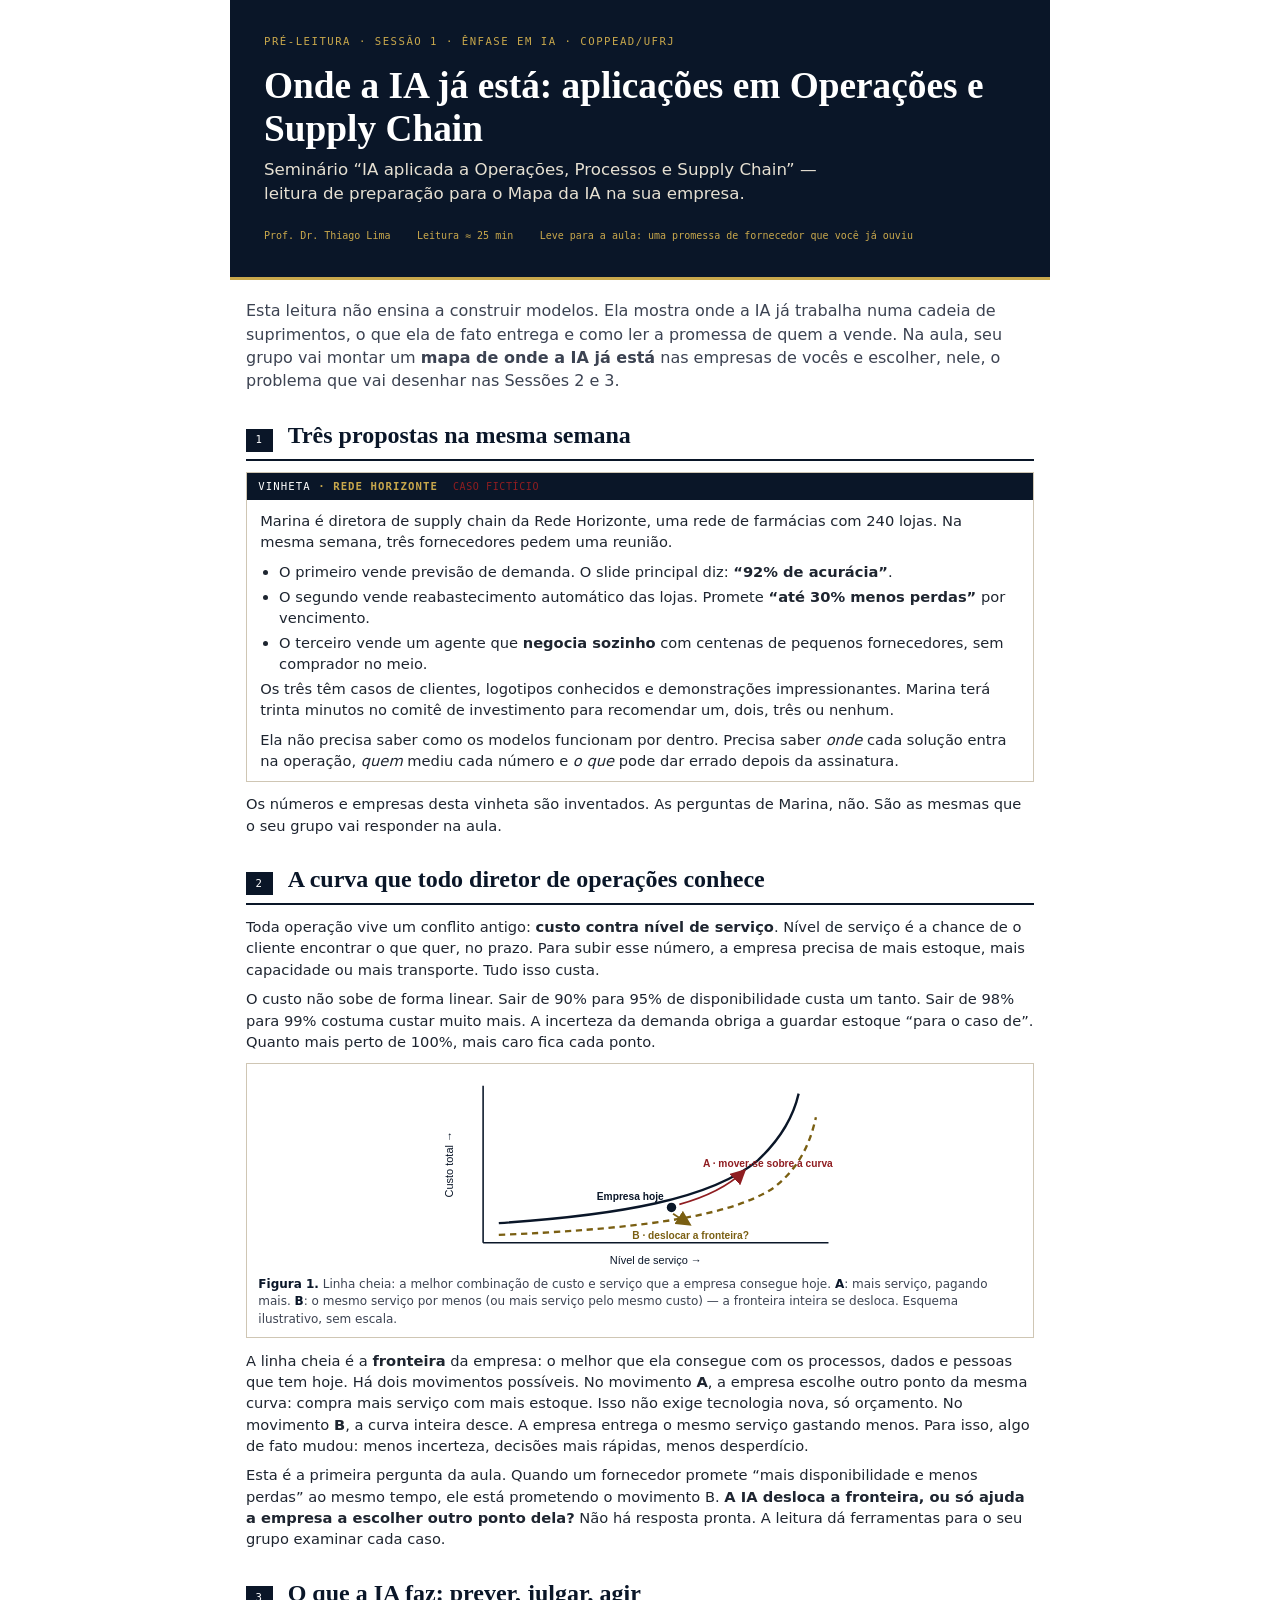
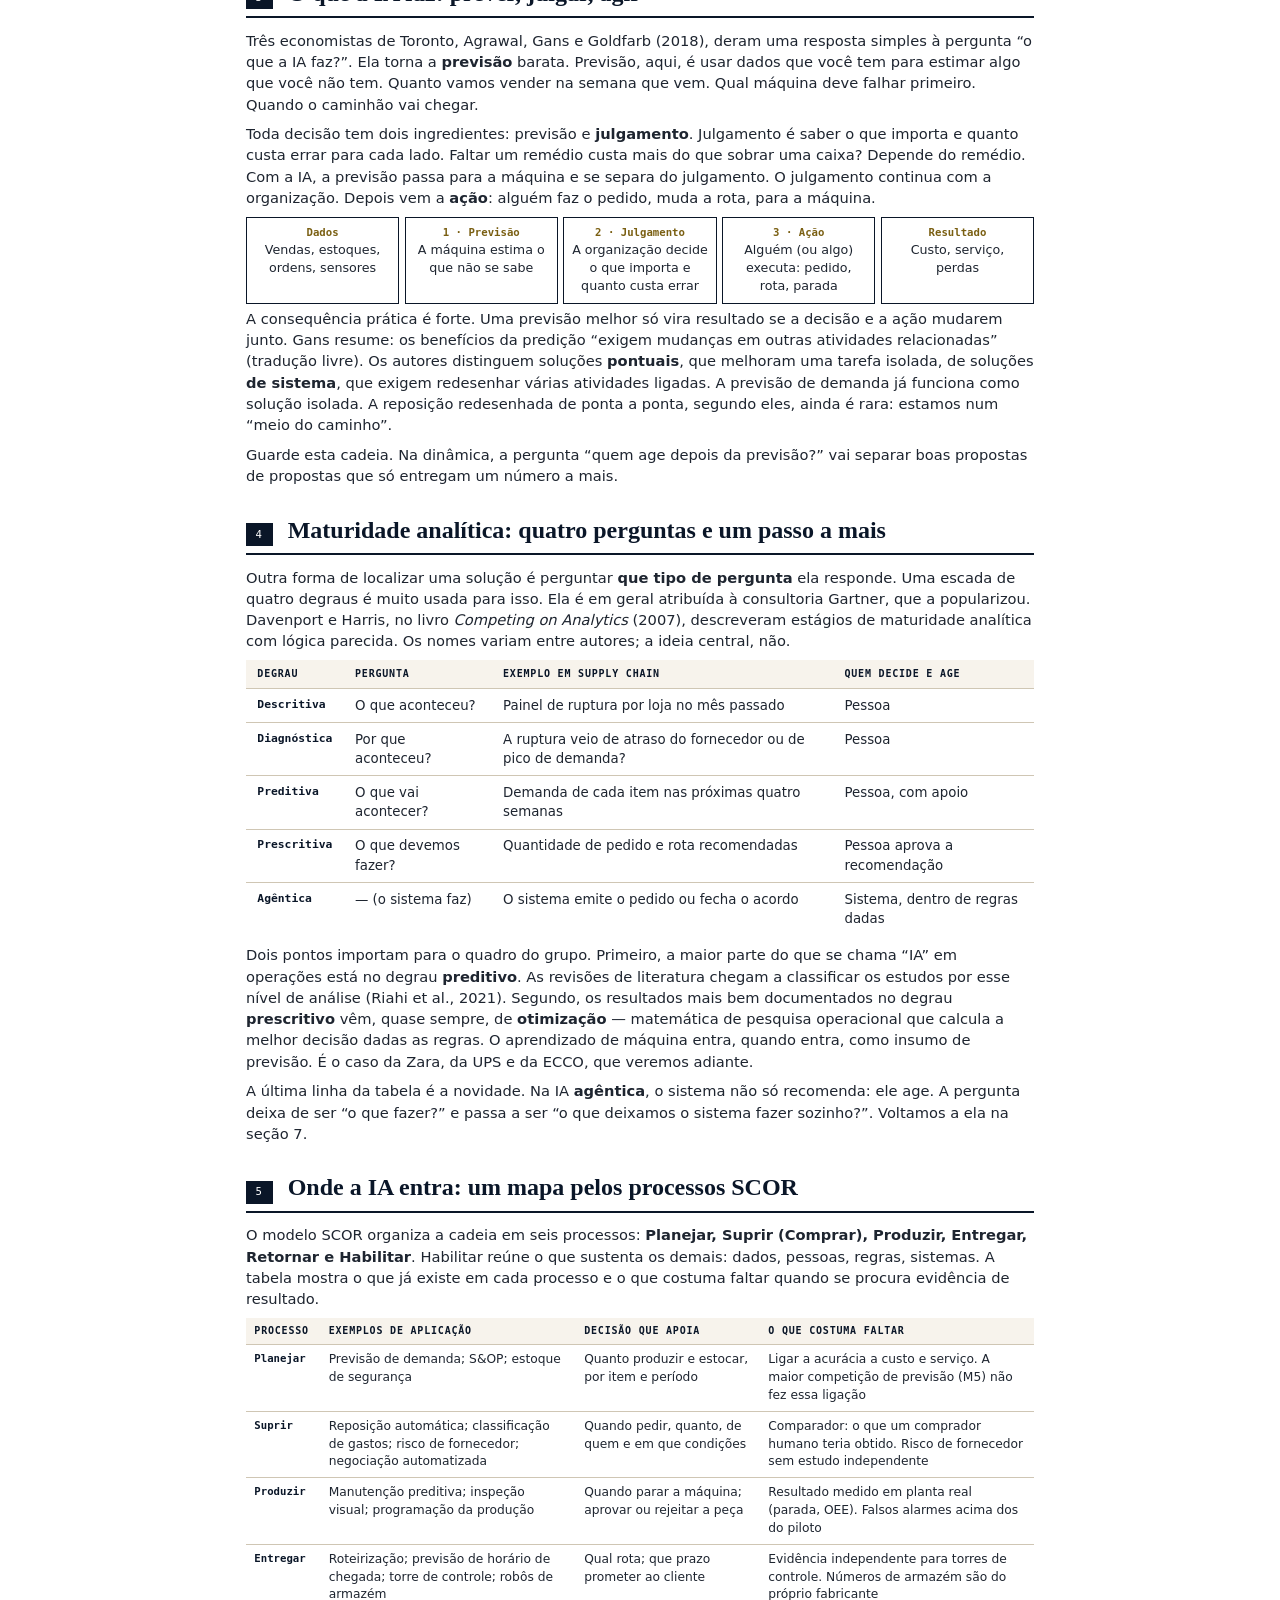
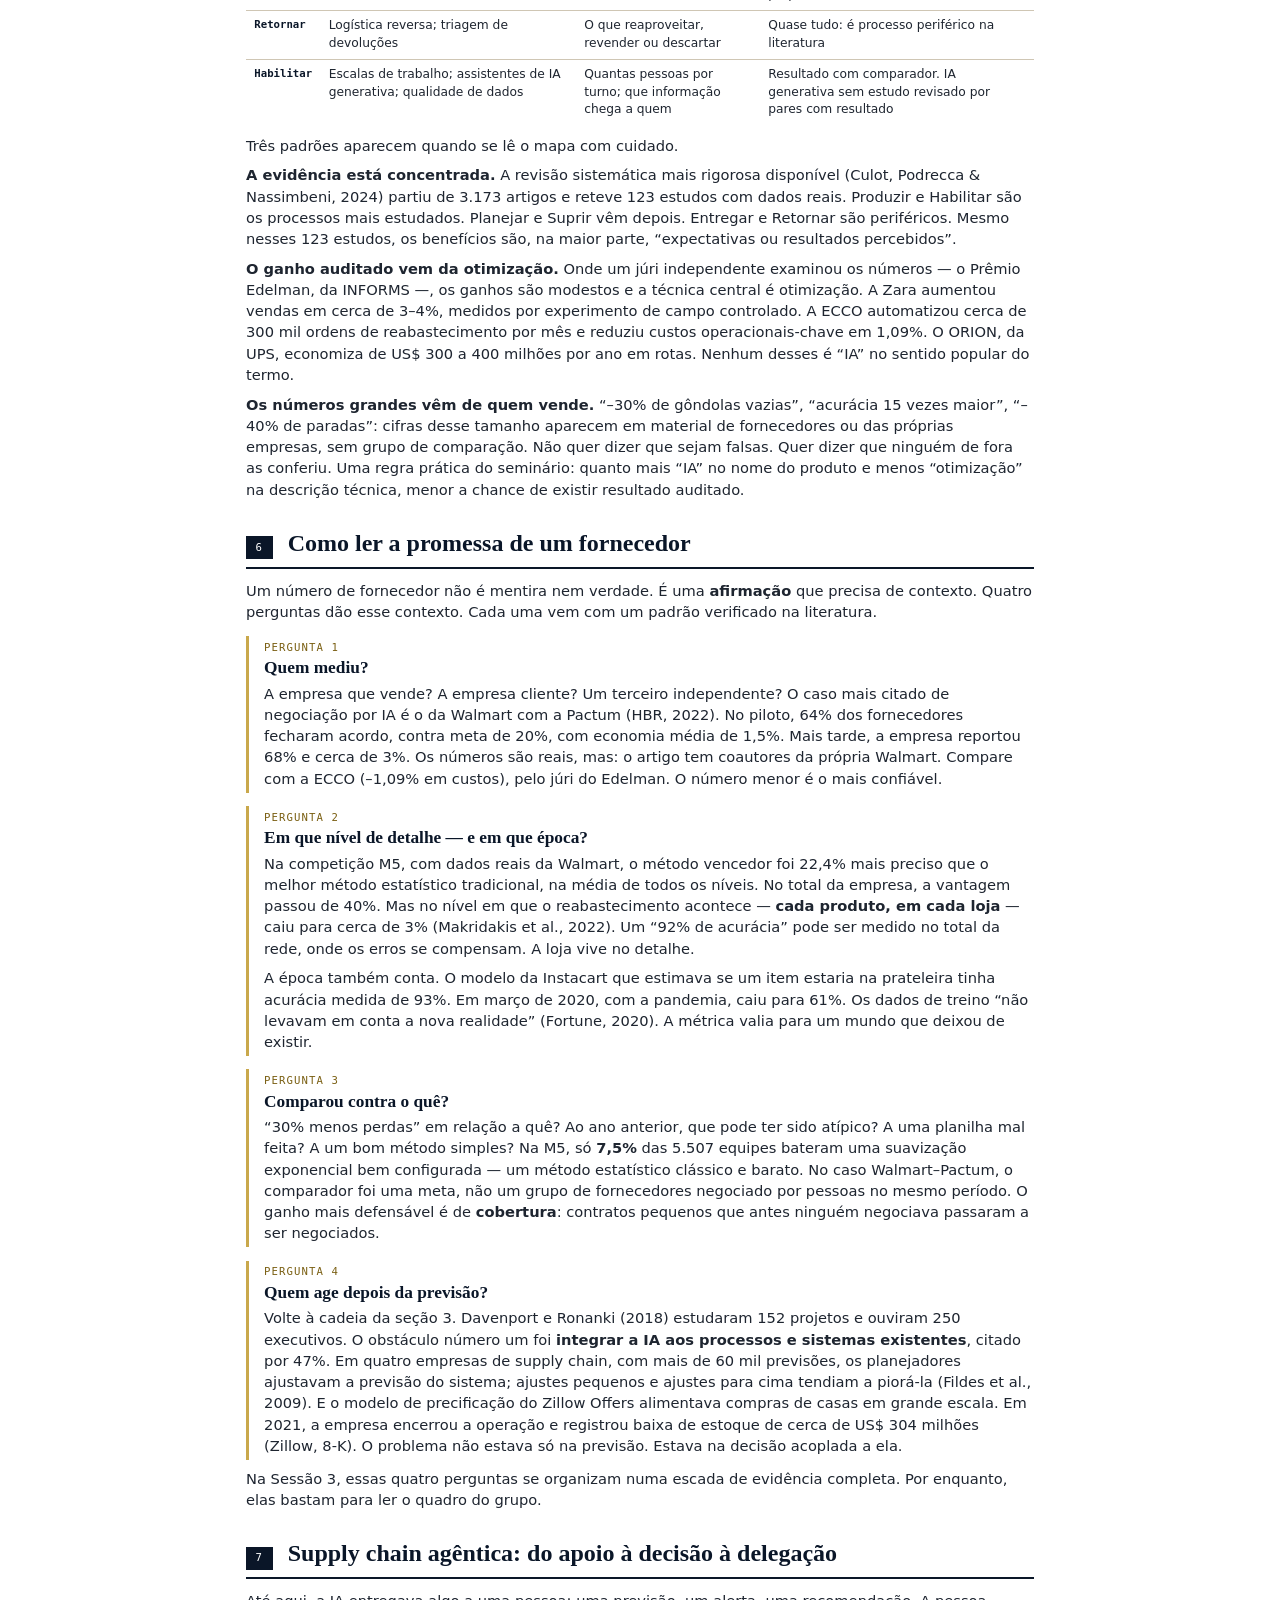
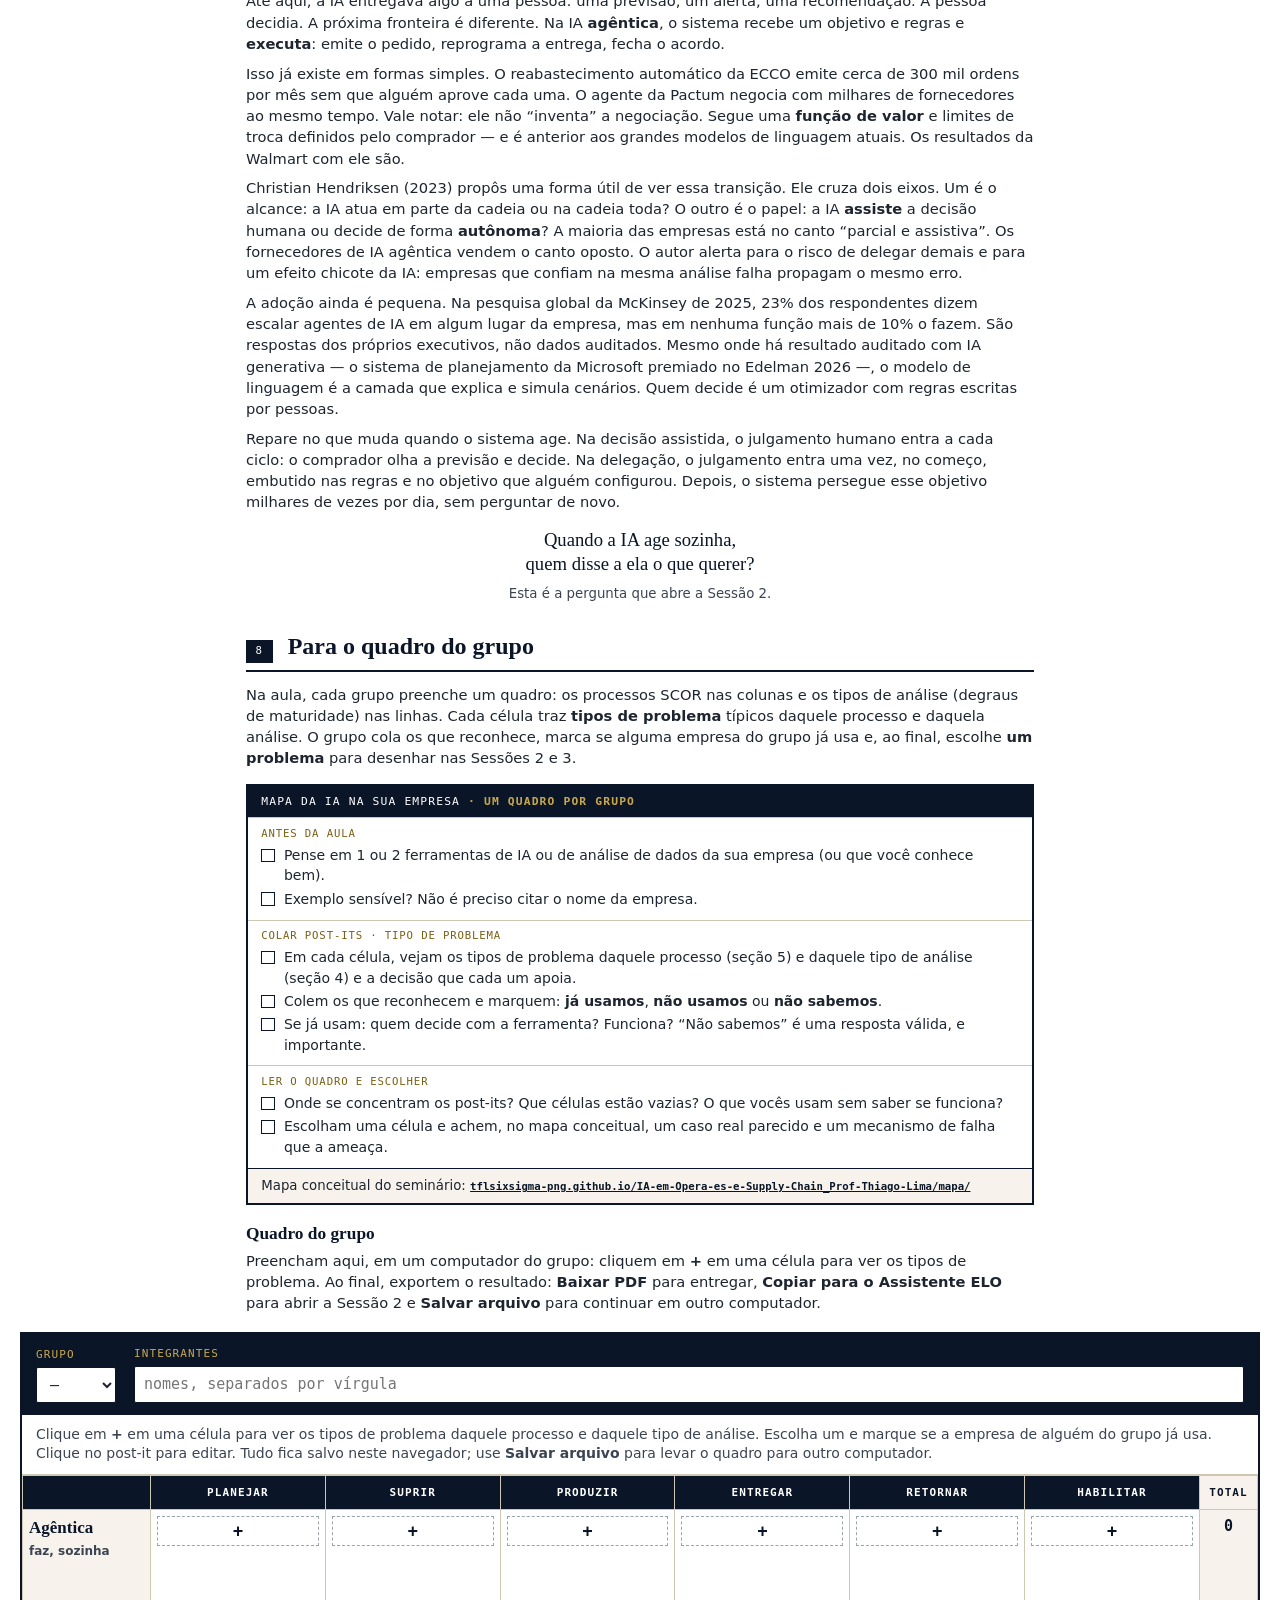
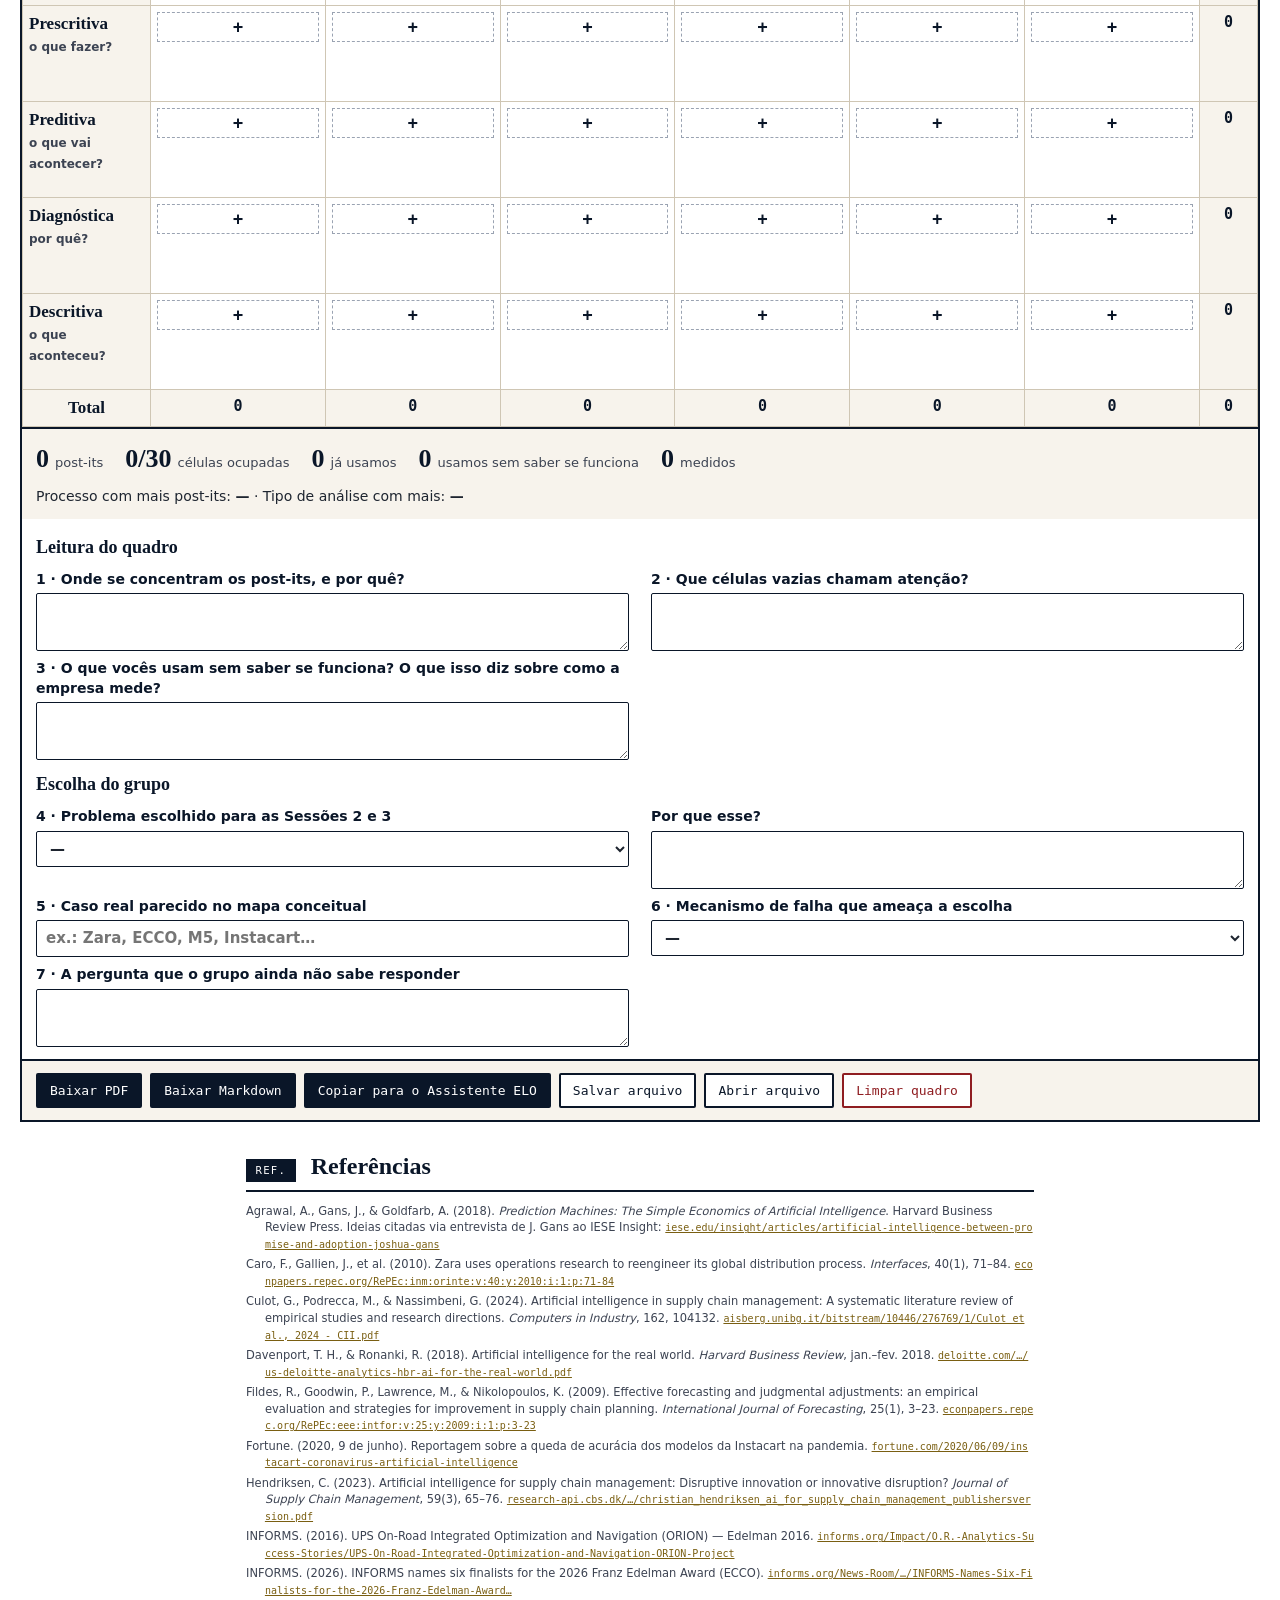
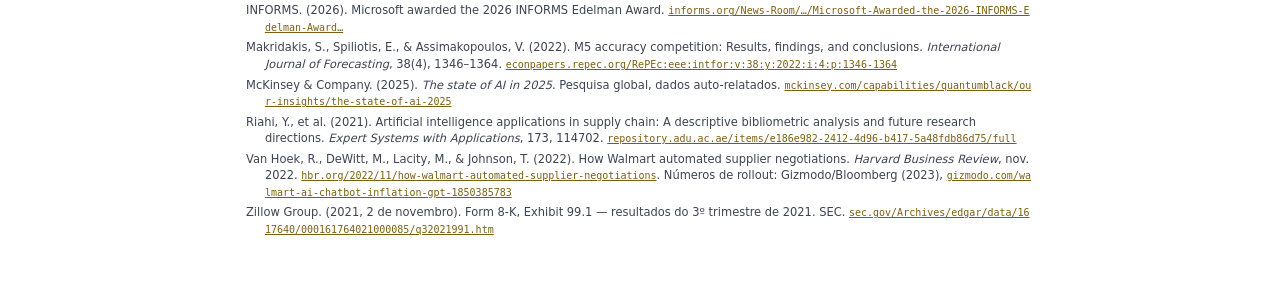
<file: leituras/leitura-sessao-1.html>
<!DOCTYPE html>
<html lang="pt-BR">
<head>
<meta charset="utf-8">
<meta name="viewport" content="width=device-width, initial-scale=1">
<title>Leitura · Sessão 1</title>
<meta name="description" content="Pré-leitura da Sessão 1 do Seminário IA aplicada a Operações, Processos e Supply Chain (COPPEAD/UFRJ): onde a IA já está em Operações e Supply Chain e como ler a promessa de um fornecedor.">
<link rel="stylesheet" href="leitura.css">
<link rel="stylesheet" href="quadro.css">
<style>
.ex .b{padding:2.5mm 3.5mm}
.ex .b p:last-child{margin-bottom:0}
.ex .b ul{margin:1mm 0 0;padding-left:5mm}
.ex .b li{margin-bottom:1mm}
.fict{font-family:"DejaVu Sans Mono",monospace;font-size:7.5pt;color:var(--bad);margin-left:2mm;letter-spacing:.06em}
.tagv{font-family:"DejaVu Sans Mono",monospace;font-size:7pt;padding:.2mm 1.3mm;border:1px solid;white-space:nowrap}
.tagv.auto{color:var(--bad);border-color:var(--bad)}
.tagv.ind{color:#155c30;border-color:#155c30}
.ask{background:var(--navy);color:#fff;padding:2mm 3.5mm;font-size:10pt}
.ask b{color:var(--gold)}
.check{border:2px solid var(--navy);margin:4mm 0;break-inside:avoid}
.check .h{background:var(--navy);color:#fff;font-family:"DejaVu Sans Mono",monospace;font-size:8.5pt;letter-spacing:.1em;text-transform:uppercase;padding:2mm 3.5mm}
.check .h b{color:var(--gold)}
.check .blk{padding:2mm 3.5mm;border-top:1px solid var(--line)}
.check .blk:first-of-type{border-top:0}
.check .blk .t{font-family:"DejaVu Sans Mono",monospace;font-size:8pt;color:var(--gold-dk);text-transform:uppercase;letter-spacing:.08em;margin-bottom:1mm}
.check ul{list-style:none;margin:0;padding:0}
.check li{padding-left:6mm;position:relative;margin-bottom:1.1mm;font-size:10.5pt}
.check li::before{content:"";position:absolute;left:0;top:1mm;width:3mm;height:3mm;border:1.5px solid var(--navy)}
.check .link{padding:2mm 3.5mm;border-top:1.5px solid var(--navy);background:var(--cream);font-size:10pt}
.check .link a{color:var(--navy);font-family:"DejaVu Sans Mono",monospace;font-size:8pt;word-break:break-all;font-weight:bold}
table.d td.k{font-family:"DejaVu Sans Mono",monospace;font-size:8.5pt;color:var(--navy);font-weight:bold;white-space:nowrap}
table.d{break-inside:avoid}
table.scor{font-size:9.2pt;break-inside:auto}
table.scor tr{break-inside:avoid}
@media print{body{font-size:10.5pt;line-height:1.42}}
table.scor td,table.scor th{padding:1.6mm 2.2mm}
table.scor td.k{font-size:8pt}
.lead{font-size:12pt;color:var(--ink2);margin:5mm 0 3mm}
.refs p{font-size:8.6pt;margin-bottom:1mm}
.check li{margin-bottom:.8mm}
.fig{border:1px solid var(--line);margin:3mm 0;padding:2.5mm 3mm;break-inside:avoid;background:#fff}
.fig svg{display:block;width:100%;height:auto;max-width:108mm;margin:0 auto}
.fig .cap{font-size:9pt;color:var(--ink2);margin-top:1.5mm}
.fig .cap b{color:var(--navy)}
.qbox{border-left:3px solid var(--gold);padding:1mm 0 1mm 4mm;margin:3.5mm 0 2mm;break-inside:avoid}
.qbox .k{font-family:"DejaVu Sans Mono",monospace;font-size:8pt;letter-spacing:.1em;text-transform:uppercase;color:var(--gold-dk)}
.qbox h3{margin:.8mm 0 1.2mm}
.qbox p:last-child{margin-bottom:0}
.big{font-family:Caladea,Georgia,serif;font-size:14pt;color:var(--navy);text-align:center;margin:4mm 0 2mm;line-height:1.3}
.flow div{font-size:9.5pt}
.keep{break-inside:avoid}
@media screen{
  body{max-width:820px;margin:0 auto;padding:0 16px 40px;background:#fff}
  .band{margin:0 -16px}
}
@media screen and (max-width:640px){
  body{font-size:15px}
  .band{padding:24px 16px}
  .band h1{font-size:26px}
  .part{flex-wrap:wrap;gap:8px}
  .part h2{font-size:21px}
  .flow{flex-direction:column}
  table.d{font-size:13px;display:block;overflow-x:auto}
  table.d td,table.d th{padding:6px}
  table.d td.k{white-space:normal}
}
</style>
</head>
<body>

<header class="band">
  <div class="eb">Pré-leitura · Sessão 1 · Ênfase em IA · COPPEAD/UFRJ</div>
  <h1>Onde a IA já está: aplicações em Operações e Supply Chain</h1>
  <div class="sub">Seminário “IA aplicada a Operações, Processos e Supply Chain” — leitura de preparação para o Mapa da IA na sua empresa.</div>
  <div class="meta"><span>Prof. Dr. Thiago Lima</span><span>Leitura ≈ 25 min</span><span>Leve para a aula: uma promessa de fornecedor que você já ouviu</span></div>
</header>

<p class="lead">Esta leitura não ensina a construir modelos. Ela mostra onde a IA já trabalha numa cadeia de suprimentos, o que ela de fato entrega e como ler a promessa de quem a vende. Na aula, seu grupo vai montar um <b>mapa de onde a IA já está</b> nas empresas de vocês e escolher, nele, o problema que vai desenhar nas Sessões 2 e 3.</p>

<!-- 1 -->
<div class="part"><span class="tag">1</span><h2>Três propostas na mesma semana</h2></div>

<div class="ex">
  <div class="h">Vinheta <b>· Rede Horizonte</b> <span class="fict">CASO FICTÍCIO</span></div>
  <div class="b">
    <p>Marina é diretora de supply chain da Rede Horizonte, uma rede de farmácias com 240 lojas. Na mesma semana, três fornecedores pedem uma reunião.</p>
    <ul>
      <li>O primeiro vende previsão de demanda. O slide principal diz: <b>“92% de acurácia”</b>.</li>
      <li>O segundo vende reabastecimento automático das lojas. Promete <b>“até 30% menos perdas”</b> por vencimento.</li>
      <li>O terceiro vende um agente que <b>negocia sozinho</b> com centenas de pequenos fornecedores, sem comprador no meio.</li>
    </ul>
    <p>Os três têm casos de clientes, logotipos conhecidos e demonstrações impressionantes. Marina terá trinta minutos no comitê de investimento para recomendar um, dois, três ou nenhum.</p>
    <p>Ela não precisa saber como os modelos funcionam por dentro. Precisa saber <i>onde</i> cada solução entra na operação, <i>quem</i> mediu cada número e <i>o que</i> pode dar errado depois da assinatura.</p>
  </div>
</div>

<p>Os números e empresas desta vinheta são inventados. As perguntas de Marina, não. São as mesmas que o seu grupo vai responder na aula.</p>

<!-- 2 -->
<div class="part"><span class="tag">2</span><h2>A curva que todo diretor de operações conhece</h2></div>

<p>Toda operação vive um conflito antigo: <b>custo contra nível de serviço</b>. Nível de serviço é a chance de o cliente encontrar o que quer, no prazo. Para subir esse número, a empresa precisa de mais estoque, mais capacidade ou mais transporte. Tudo isso custa.</p>

<p>O custo não sobe de forma linear. Sair de 90% para 95% de disponibilidade custa um tanto. Sair de 98% para 99% costuma custar muito mais. A incerteza da demanda obriga a guardar estoque “para o caso de”. Quanto mais perto de 100%, mais caro fica cada ponto.</p>

<div class="fig">
<svg viewBox="0 0 520 250" role="img" aria-label="Curva de trade-off entre custo e nível de serviço, com dois movimentos possíveis">
  <rect x="0" y="0" width="520" height="250" fill="#fff"/>
  <line x1="60" y1="215" x2="500" y2="215" stroke="#0a1628" stroke-width="2"/>
  <line x1="60" y1="215" x2="60" y2="15" stroke="#0a1628" stroke-width="2"/>
  <text x="280" y="242" font-family="Carlito,Calibri,sans-serif" font-size="14" fill="#0a1628" text-anchor="middle">Nível de serviço →</text>
  <text x="22" y="115" font-family="Carlito,Calibri,sans-serif" font-size="14" fill="#0a1628" text-anchor="middle" transform="rotate(-90 22 115)">Custo total →</text>
  <path d="M80,190 C230,180 350,160 410,110 C440,82 455,55 462,25" fill="none" stroke="#0a1628" stroke-width="3"/>
  <path d="M80,205 C240,198 370,185 430,145 C460,122 476,92 484,55" fill="none" stroke="#7a5f12" stroke-width="3" stroke-dasharray="8 6"/>
  <circle cx="300" cy="170" r="6" fill="#0a1628"/>
  <text x="290" y="160" font-family="Carlito,Calibri,sans-serif" font-size="13" fill="#0a1628" text-anchor="end" font-weight="bold">Empresa hoje</text>
  <path d="M310,166 C350,155 375,140 392,124" fill="none" stroke="#8f1d21" stroke-width="2.2" marker-end="url(#ar)"/>
  <text x="340" y="118" font-family="Carlito,Calibri,sans-serif" font-size="13" fill="#8f1d21" font-weight="bold">A · mover-se sobre a curva</text>
  <path d="M302,178 L322,191" fill="none" stroke="#7a5f12" stroke-width="2.2" marker-end="url(#ag)"/>
  <text x="250" y="210" font-family="Carlito,Calibri,sans-serif" font-size="13" fill="#7a5f12" font-weight="bold">B · deslocar a fronteira?</text>
  <defs>
    <marker id="ar" markerWidth="9" markerHeight="9" refX="7" refY="4.5" orient="auto"><path d="M0,0 L9,4.5 L0,9 z" fill="#8f1d21"/></marker>
    <marker id="ag" markerWidth="9" markerHeight="9" refX="7" refY="4.5" orient="auto"><path d="M0,0 L9,4.5 L0,9 z" fill="#7a5f12"/></marker>
  </defs>
</svg>
<div class="cap"><b>Figura 1.</b> Linha cheia: a melhor combinação de custo e serviço que a empresa consegue hoje. <b>A</b>: mais serviço, pagando mais. <b>B</b>: o mesmo serviço por menos (ou mais serviço pelo mesmo custo) — a fronteira inteira se desloca. Esquema ilustrativo, sem escala.</div>
</div>

<p>A linha cheia é a <b>fronteira</b> da empresa: o melhor que ela consegue com os processos, dados e pessoas que tem hoje. Há dois movimentos possíveis. No movimento <b>A</b>, a empresa escolhe outro ponto da mesma curva: compra mais serviço com mais estoque. Isso não exige tecnologia nova, só orçamento. No movimento <b>B</b>, a curva inteira desce. A empresa entrega o mesmo serviço gastando menos. Para isso, algo de fato mudou: menos incerteza, decisões mais rápidas, menos desperdício.</p>

<p>Esta é a primeira pergunta da aula. Quando um fornecedor promete “mais disponibilidade e menos perdas” ao mesmo tempo, ele está prometendo o movimento B. <b>A IA desloca a fronteira, ou só ajuda a empresa a escolher outro ponto dela?</b> Não há resposta pronta. A leitura dá ferramentas para o seu grupo examinar cada caso.</p>

<!-- 3 -->
<div class="part"><span class="tag">3</span><h2>O que a IA faz: prever, julgar, agir</h2></div>

<p>Três economistas de Toronto, Agrawal, Gans e Goldfarb (2018), deram uma resposta simples à pergunta “o que a IA faz?”. Ela torna a <b>previsão</b> barata. Previsão, aqui, é usar dados que você tem para estimar algo que você não tem. Quanto vamos vender na semana que vem. Qual máquina deve falhar primeiro. Quando o caminhão vai chegar.</p>

<p>Toda decisão tem dois ingredientes: previsão e <b>julgamento</b>. Julgamento é saber o que importa e quanto custa errar para cada lado. Faltar um remédio custa mais do que sobrar uma caixa? Depende do remédio. Com a IA, a previsão passa para a máquina e se separa do julgamento. O julgamento continua com a organização. Depois vem a <b>ação</b>: alguém faz o pedido, muda a rota, para a máquina.</p>

<div class="flow">
  <div><b>Dados</b>Vendas, estoques, ordens, sensores</div>
  <div><b>1 · Previsão</b>A máquina estima o que não se sabe</div>
  <div><b>2 · Julgamento</b>A organização decide o que importa e quanto custa errar</div>
  <div><b>3 · Ação</b>Alguém (ou algo) executa: pedido, rota, parada</div>
  <div><b>Resultado</b>Custo, serviço, perdas</div>
</div>

<p>A consequência prática é forte. Uma previsão melhor só vira resultado se a decisão e a ação mudarem junto. Gans resume: os benefícios da predição “exigem mudanças em outras atividades relacionadas” (tradução livre). Os autores distinguem soluções <b>pontuais</b>, que melhoram uma tarefa isolada, de soluções <b>de sistema</b>, que exigem redesenhar várias atividades ligadas. A previsão de demanda já funciona como solução isolada. A reposição redesenhada de ponta a ponta, segundo eles, ainda é rara: estamos num “meio do caminho”.</p>

<p>Guarde esta cadeia. Na dinâmica, a pergunta “quem age depois da previsão?” vai separar boas propostas de propostas que só entregam um número a mais.</p>

<!-- 4 -->
<div class="part"><span class="tag">4</span><h2>Maturidade analítica: quatro perguntas e um passo a mais</h2></div>

<p>Outra forma de localizar uma solução é perguntar <b>que tipo de pergunta</b> ela responde. Uma escada de quatro degraus é muito usada para isso. Ela é em geral atribuída à consultoria Gartner, que a popularizou. Davenport e Harris, no livro <i>Competing on Analytics</i> (2007), descreveram estágios de maturidade analítica com lógica parecida. Os nomes variam entre autores; a ideia central, não.</p>

<table class="d">
  <tr><th>Degrau</th><th>Pergunta</th><th>Exemplo em supply chain</th><th>Quem decide e age</th></tr>
  <tr><td class="k">Descritiva</td><td>O que aconteceu?</td><td>Painel de ruptura por loja no mês passado</td><td>Pessoa</td></tr>
  <tr><td class="k">Diagnóstica</td><td>Por que aconteceu?</td><td>A ruptura veio de atraso do fornecedor ou de pico de demanda?</td><td>Pessoa</td></tr>
  <tr><td class="k">Preditiva</td><td>O que vai acontecer?</td><td>Demanda de cada item nas próximas quatro semanas</td><td>Pessoa, com apoio</td></tr>
  <tr><td class="k">Prescritiva</td><td>O que devemos fazer?</td><td>Quantidade de pedido e rota recomendadas</td><td>Pessoa aprova a recomendação</td></tr>
  <tr><td class="k">Agêntica</td><td>— (o sistema faz)</td><td>O sistema emite o pedido ou fecha o acordo</td><td>Sistema, dentro de regras dadas</td></tr>
</table>

<p style="margin-top:2.5mm">Dois pontos importam para o quadro do grupo. Primeiro, a maior parte do que se chama “IA” em operações está no degrau <b>preditivo</b>. As revisões de literatura chegam a classificar os estudos por esse nível de análise (Riahi et al., 2021). Segundo, os resultados mais bem documentados no degrau <b>prescritivo</b> vêm, quase sempre, de <b>otimização</b> — matemática de pesquisa operacional que calcula a melhor decisão dadas as regras. O aprendizado de máquina entra, quando entra, como insumo de previsão. É o caso da Zara, da UPS e da ECCO, que veremos adiante.</p>

<p>A última linha da tabela é a novidade. Na IA <b>agêntica</b>, o sistema não só recomenda: ele age. A pergunta deixa de ser “o que fazer?” e passa a ser “o que deixamos o sistema fazer sozinho?”. Voltamos a ela na seção 7.</p>

<!-- 5 -->
<div class="part"><span class="tag">5</span><h2>Onde a IA entra: um mapa pelos processos SCOR</h2></div>

<p>O modelo SCOR organiza a cadeia em seis processos: <b>Planejar, Suprir (Comprar), Produzir, Entregar, Retornar e Habilitar</b>. Habilitar reúne o que sustenta os demais: dados, pessoas, regras, sistemas. A tabela mostra o que já existe em cada processo e o que costuma faltar quando se procura evidência de resultado.</p>

<table class="d scor">
  <tr><th>Processo</th><th>Exemplos de aplicação</th><th>Decisão que apoia</th><th>O que costuma faltar</th></tr>
  <tr><td class="k">Planejar</td><td>Previsão de demanda; S&amp;OP; estoque de segurança</td><td>Quanto produzir e estocar, por item e período</td><td>Ligar a acurácia a custo e serviço. A maior competição de previsão (M5) não fez essa ligação</td></tr>
  <tr><td class="k">Suprir</td><td>Reposição automática; classificação de gastos; risco de fornecedor; negociação automatizada</td><td>Quando pedir, quanto, de quem e em que condições</td><td>Comparador: o que um comprador humano teria obtido. Risco de fornecedor sem estudo independente</td></tr>
  <tr><td class="k">Produzir</td><td>Manutenção preditiva; inspeção visual; programação da produção</td><td>Quando parar a máquina; aprovar ou rejeitar a peça</td><td>Resultado medido em planta real (parada, OEE). Falsos alarmes acima dos do piloto</td></tr>
  <tr><td class="k">Entregar</td><td>Roteirização; previsão de horário de chegada; torre de controle; robôs de armazém</td><td>Qual rota; que prazo prometer ao cliente</td><td>Evidência independente para torres de controle. Números de armazém são do próprio fabricante</td></tr>
  <tr><td class="k">Retornar</td><td>Logística reversa; triagem de devoluções</td><td>O que reaproveitar, revender ou descartar</td><td>Quase tudo: é processo periférico na literatura</td></tr>
  <tr><td class="k">Habilitar</td><td>Escalas de trabalho; assistentes de IA generativa; qualidade de dados</td><td>Quantas pessoas por turno; que informação chega a quem</td><td>Resultado com comparador. IA generativa sem estudo revisado por pares com resultado</td></tr>
</table>

<p style="margin-top:2.5mm">Três padrões aparecem quando se lê o mapa com cuidado.</p>

<p><b>A evidência está concentrada.</b> A revisão sistemática mais rigorosa disponível (Culot, Podrecca &amp; Nassimbeni, 2024) partiu de 3.173 artigos e reteve 123 estudos com dados reais. Produzir e Habilitar são os processos mais estudados. Planejar e Suprir vêm depois. Entregar e Retornar são periféricos. Mesmo nesses 123 estudos, os benefícios são, na maior parte, “expectativas ou resultados percebidos”.</p>

<p><b>O ganho auditado vem da otimização.</b> Onde um júri independente examinou os números — o Prêmio Edelman, da INFORMS —, os ganhos são modestos e a técnica central é otimização. A Zara aumentou vendas em cerca de 3–4%, medidos por experimento de campo controlado. A ECCO automatizou cerca de 300 mil ordens de reabastecimento por mês e reduziu custos operacionais-chave em 1,09%. O ORION, da UPS, economiza de US$ 300 a 400 milhões por ano em rotas. Nenhum desses é “IA” no sentido popular do termo.</p>

<p><b>Os números grandes vêm de quem vende.</b> “–30% de gôndolas vazias”, “acurácia 15 vezes maior”, “–40% de paradas”: cifras desse tamanho aparecem em material de fornecedores ou das próprias empresas, sem grupo de comparação. Não quer dizer que sejam falsas. Quer dizer que ninguém de fora as conferiu. Uma regra prática do seminário: quanto mais “IA” no nome do produto e menos “otimização” na descrição técnica, menor a chance de existir resultado auditado.</p>

<!-- 6 -->
<div class="part"><span class="tag">6</span><h2>Como ler a promessa de um fornecedor</h2></div>

<p>Um número de fornecedor não é mentira nem verdade. É uma <b>afirmação</b> que precisa de contexto. Quatro perguntas dão esse contexto. Cada uma vem com um padrão verificado na literatura.</p>

<div class="qbox">
  <div class="k">Pergunta 1</div>
  <h3>Quem mediu?</h3>
  <p>A empresa que vende? A empresa cliente? Um terceiro independente? O caso mais citado de negociação por IA é o da Walmart com a Pactum (HBR, 2022). No piloto, 64% dos fornecedores fecharam acordo, contra meta de 20%, com economia média de 1,5%. Mais tarde, a empresa reportou 68% e cerca de 3%. Os números são reais, mas: o artigo tem coautores da própria Walmart. Compare com a ECCO (–1,09% em custos), pelo júri do Edelman. O número menor é o mais confiável.</p>
</div>

<div class="qbox">
  <div class="k">Pergunta 2</div>
  <h3>Em que nível de detalhe — e em que época?</h3>
  <p>Na competição M5, com dados reais da Walmart, o método vencedor foi 22,4% mais preciso que o melhor método estatístico tradicional, na média de todos os níveis. No total da empresa, a vantagem passou de 40%. Mas no nível em que o reabastecimento acontece — <b>cada produto, em cada loja</b> — caiu para cerca de 3% (Makridakis et al., 2022). Um “92% de acurácia” pode ser medido no total da rede, onde os erros se compensam. A loja vive no detalhe.</p>
  <p>A época também conta. O modelo da Instacart que estimava se um item estaria na prateleira tinha acurácia medida de 93%. Em março de 2020, com a pandemia, caiu para 61%. Os dados de treino “não levavam em conta a nova realidade” (Fortune, 2020). A métrica valia para um mundo que deixou de existir.</p>
</div>

<div class="qbox">
  <div class="k">Pergunta 3</div>
  <h3>Comparou contra o quê?</h3>
  <p>“30% menos perdas” em relação a quê? Ao ano anterior, que pode ter sido atípico? A uma planilha mal feita? A um bom método simples? Na M5, só <b>7,5%</b> das 5.507 equipes bateram uma suavização exponencial bem configurada — um método estatístico clássico e barato. No caso Walmart–Pactum, o comparador foi uma meta, não um grupo de fornecedores negociado por pessoas no mesmo período. O ganho mais defensável é de <b>cobertura</b>: contratos pequenos que antes ninguém negociava passaram a ser negociados.</p>
</div>

<div class="qbox">
  <div class="k">Pergunta 4</div>
  <h3>Quem age depois da previsão?</h3>
  <p>Volte à cadeia da seção 3. Davenport e Ronanki (2018) estudaram 152 projetos e ouviram 250 executivos. O obstáculo número um foi <b>integrar a IA aos processos e sistemas existentes</b>, citado por 47%. Em quatro empresas de supply chain, com mais de 60 mil previsões, os planejadores ajustavam a previsão do sistema; ajustes pequenos e ajustes para cima tendiam a piorá-la (Fildes et al., 2009). E o modelo de precificação do Zillow Offers alimentava compras de casas em grande escala. Em 2021, a empresa encerrou a operação e registrou baixa de estoque de cerca de US$ 304 milhões (Zillow, 8-K). O problema não estava só na previsão. Estava na decisão acoplada a ela.</p>
</div>

<p>Na Sessão 3, essas quatro perguntas se organizam numa escada de evidência completa. Por enquanto, elas bastam para ler o quadro do grupo.</p>

<!-- 7 -->
<div class="part"><span class="tag">7</span><h2>Supply chain agêntica: do apoio à decisão à delegação</h2></div>

<p>Até aqui, a IA entregava algo a uma pessoa: uma previsão, um alerta, uma recomendação. A pessoa decidia. A próxima fronteira é diferente. Na IA <b>agêntica</b>, o sistema recebe um objetivo e regras e <b>executa</b>: emite o pedido, reprograma a entrega, fecha o acordo.</p>

<p>Isso já existe em formas simples. O reabastecimento automático da ECCO emite cerca de 300 mil ordens por mês sem que alguém aprove cada uma. O agente da Pactum negocia com milhares de fornecedores ao mesmo tempo. Vale notar: ele não “inventa” a negociação. Segue uma <b>função de valor</b> e limites de troca definidos pelo comprador — e é anterior aos grandes modelos de linguagem atuais. Os resultados da Walmart com ele são.</p>

<p>Christian Hendriksen (2023) propôs uma forma útil de ver essa transição. Ele cruza dois eixos. Um é o alcance: a IA atua em parte da cadeia ou na cadeia toda? O outro é o papel: a IA <b>assiste</b> a decisão humana ou decide de forma <b>autônoma</b>? A maioria das empresas está no canto “parcial e assistiva”. Os fornecedores de IA agêntica vendem o canto oposto. O autor alerta para o risco de delegar demais e para um efeito chicote da IA: empresas que confiam na mesma análise falha propagam o mesmo erro.</p>

<p>A adoção ainda é pequena. Na pesquisa global da McKinsey de 2025, 23% dos respondentes dizem escalar agentes de IA em algum lugar da empresa, mas em nenhuma função mais de 10% o fazem. São respostas dos próprios executivos, não dados auditados. Mesmo onde há resultado auditado com IA generativa — o sistema de planejamento da Microsoft premiado no Edelman 2026 —, o modelo de linguagem é a camada que explica e simula cenários. Quem decide é um otimizador com regras escritas por pessoas.</p>

<p>Repare no que muda quando o sistema age. Na decisão assistida, o julgamento humano entra a cada ciclo: o comprador olha a previsão e decide. Na delegação, o julgamento entra uma vez, no começo, embutido nas regras e no objetivo que alguém configurou. Depois, o sistema persegue esse objetivo milhares de vezes por dia, sem perguntar de novo.</p>

<div class="keep"><div class="big">Quando a IA age sozinha,<br>quem disse a ela o que querer?</div>

<p style="text-align:center;color:var(--ink2);font-size:10pt">Esta é a pergunta que abre a Sessão 2.</p></div>

<!-- 8 -->
<div class="part"><span class="tag">8</span><h2>Para o quadro do grupo</h2></div>

<p>Na aula, cada grupo preenche um quadro: os processos SCOR nas colunas e os tipos de análise (degraus de maturidade) nas linhas. Cada célula traz <b>tipos de problema</b> típicos daquele processo e daquela análise. O grupo cola os que reconhece, marca se alguma empresa do grupo já usa e, ao final, escolhe <b>um problema</b> para desenhar nas Sessões 2 e 3.</p>

<div class="check">
  <div class="h">Mapa da IA na sua empresa <b>· um quadro por grupo</b></div>
  <div class="blk"><div class="t">Antes da aula</div>
    <ul>
      <li>Pense em 1 ou 2 ferramentas de IA ou de análise de dados da sua empresa (ou que você conhece bem).</li>
      <li>Exemplo sensível? Não é preciso citar o nome da empresa.</li>
    </ul></div>
  <div class="blk"><div class="t">Colar post-its · tipo de problema</div>
    <ul>
      <li>Em cada célula, vejam os tipos de problema daquele processo (seção 5) e daquele tipo de análise (seção 4) e a decisão que cada um apoia.</li>
      <li>Colem os que reconhecem e marquem: <b>já usamos</b>, <b>não usamos</b> ou <b>não sabemos</b>.</li>
      <li>Se já usam: quem decide com a ferramenta? Funciona? “Não sabemos” é uma resposta válida, e importante.</li>
    </ul></div>
  <div class="blk"><div class="t">Ler o quadro e escolher</div>
    <ul>
      <li>Onde se concentram os post-its? Que células estão vazias? O que vocês usam sem saber se funciona?</li>
      <li>Escolham uma célula e achem, no mapa conceitual, um caso real parecido e um mecanismo de falha que a ameaça.</li>
    </ul></div>
  <div class="link">Mapa conceitual do seminário: <a href="https://tflsixsigma-png.github.io/IA-em-Opera-es-e-Supply-Chain_Prof-Thiago-Lima/mapa/">tflsixsigma-png.github.io/IA-em-Opera-es-e-Supply-Chain_Prof-Thiago-Lima/mapa/</a></div>
</div>

<h3 id="quadro">Quadro do grupo</h3>
<p class="qz-screen">Preencham aqui, em um computador do grupo: cliquem em <b>+</b> em uma célula para ver os tipos de problema. Ao final, exportem o resultado: <b>Baixar PDF</b> para entregar, <b>Copiar para o Assistente ELO</b> para abrir a Sessão 2 e <b>Salvar arquivo</b> para continuar em outro computador.</p>
<div id="qz"></div>
<div class="qz-printnote warn" style="border-style:solid;color:var(--navy);border-color:var(--navy)">O quadro interativo está na versão on-line desta leitura, onde o grupo preenche os post-its e exporta o resultado em PDF ou para o Assistente ELO: <b>tflsixsigma-png.github.io/IA-em-Opera-es-e-Supply-Chain_Prof-Thiago-Lima/leituras/leitura-sessao-1.html#quadro</b></div>

<!-- 9 -->
<div class="part"><span class="tag">Ref.</span><h2>Referências</h2></div>
<div class="refs">
  <p>Agrawal, A., Gans, J., &amp; Goldfarb, A. (2018). <i>Prediction Machines: The Simple Economics of Artificial Intelligence</i>. Harvard Business Review Press. Ideias citadas via entrevista de J. Gans ao IESE Insight: <a href="https://www.iese.edu/insight/articles/artificial-intelligence-between-promise-and-adoption-joshua-gans">iese.edu/insight/articles/artificial-intelligence-between-promise-and-adoption-joshua-gans</a></p>
  <p>Caro, F., Gallien, J., et al. (2010). Zara uses operations research to reengineer its global distribution process. <i>Interfaces</i>, 40(1), 71–84. <a href="https://econpapers.repec.org/RePEc:inm:orinte:v:40:y:2010:i:1:p:71-84">econpapers.repec.org/RePEc:inm:orinte:v:40:y:2010:i:1:p:71-84</a></p>
  <p>Culot, G., Podrecca, M., &amp; Nassimbeni, G. (2024). Artificial intelligence in supply chain management: A systematic literature review of empirical studies and research directions. <i>Computers in Industry</i>, 162, 104132. <a href="https://aisberg.unibg.it/bitstream/10446/276769/1/Culot%20et%20al.%2c%202024%20-%20CII.pdf">aisberg.unibg.it/bitstream/10446/276769/1/Culot et al., 2024 - CII.pdf</a></p>
  <p>Davenport, T. H., &amp; Ronanki, R. (2018). Artificial intelligence for the real world. <i>Harvard Business Review</i>, jan.–fev. 2018. <a href="https://www.deloitte.com/content/dam/Deloitte/us/Documents/deloitte-analytics/us-deloitte-analytics-hbr-ai-for-the-real-world.pdf">deloitte.com/…/us-deloitte-analytics-hbr-ai-for-the-real-world.pdf</a></p>
  <p>Fildes, R., Goodwin, P., Lawrence, M., &amp; Nikolopoulos, K. (2009). Effective forecasting and judgmental adjustments: an empirical evaluation and strategies for improvement in supply chain planning. <i>International Journal of Forecasting</i>, 25(1), 3–23. <a href="https://econpapers.repec.org/RePEc:eee:intfor:v:25:y:2009:i:1:p:3-23">econpapers.repec.org/RePEc:eee:intfor:v:25:y:2009:i:1:p:3-23</a></p>
  <p>Fortune. (2020, 9 de junho). Reportagem sobre a queda de acurácia dos modelos da Instacart na pandemia. <a href="https://fortune.com/2020/06/09/instacart-coronavirus-artificial-intelligence">fortune.com/2020/06/09/instacart-coronavirus-artificial-intelligence</a></p>
  <p>Hendriksen, C. (2023). Artificial intelligence for supply chain management: Disruptive innovation or innovative disruption? <i>Journal of Supply Chain Management</i>, 59(3), 65–76. <a href="https://research-api.cbs.dk/ws/portalfiles/portal/94384084/christian_hendriksen_ai_for_supply_chain_management_publishersversion.pdf">research-api.cbs.dk/…/christian_hendriksen_ai_for_supply_chain_management_publishersversion.pdf</a></p>
  <p>INFORMS. (2016). UPS On-Road Integrated Optimization and Navigation (ORION) — Edelman 2016. <a href="https://www.informs.org/Impact/O.R.-Analytics-Success-Stories/UPS-On-Road-Integrated-Optimization-and-Navigation-ORION-Project">informs.org/Impact/O.R.-Analytics-Success-Stories/UPS-On-Road-Integrated-Optimization-and-Navigation-ORION-Project</a></p>
  <p>INFORMS. (2026). INFORMS names six finalists for the 2026 Franz Edelman Award (ECCO). <a href="https://www.informs.org/News-Room/INFORMS-Releases/Awards-Releases/INFORMS-Names-Six-Finalists-for-the-2026-Franz-Edelman-Award-the-World-s-Leading-Honor-in-Analytics-Operations-Research-and-Management-Science">informs.org/News-Room/…/INFORMS-Names-Six-Finalists-for-the-2026-Franz-Edelman-Award…</a></p>
  <p>INFORMS. (2026). Microsoft awarded the 2026 INFORMS Edelman Award. <a href="https://www.informs.org/News-Room/INFORMS-Releases/Awards-Releases/Microsoft-Awarded-the-2026-INFORMS-Edelman-Award-for-Cloud-Supply-Chain-Optimization-and-Generative-AI-Innovation">informs.org/News-Room/…/Microsoft-Awarded-the-2026-INFORMS-Edelman-Award…</a></p>
  <p>Makridakis, S., Spiliotis, E., &amp; Assimakopoulos, V. (2022). M5 accuracy competition: Results, findings, and conclusions. <i>International Journal of Forecasting</i>, 38(4), 1346–1364. <a href="https://econpapers.repec.org/RePEc:eee:intfor:v:38:y:2022:i:4:p:1346-1364">econpapers.repec.org/RePEc:eee:intfor:v:38:y:2022:i:4:p:1346-1364</a></p>
  <p>McKinsey &amp; Company. (2025). <i>The state of AI in 2025</i>. Pesquisa global, dados auto-relatados. <a href="https://www.mckinsey.com/capabilities/quantumblack/our-insights/the-state-of-ai-2025">mckinsey.com/capabilities/quantumblack/our-insights/the-state-of-ai-2025</a></p>
  <p>Riahi, Y., et al. (2021). Artificial intelligence applications in supply chain: A descriptive bibliometric analysis and future research directions. <i>Expert Systems with Applications</i>, 173, 114702. <a href="https://repository.adu.ac.ae/items/e186e982-2412-4d96-b417-5a48fdb86d75/full">repository.adu.ac.ae/items/e186e982-2412-4d96-b417-5a48fdb86d75/full</a></p>
  <p>Van Hoek, R., DeWitt, M., Lacity, M., &amp; Johnson, T. (2022). How Walmart automated supplier negotiations. <i>Harvard Business Review</i>, nov. 2022. <a href="https://hbr.org/2022/11/how-walmart-automated-supplier-negotiations">hbr.org/2022/11/how-walmart-automated-supplier-negotiations</a>. Números de rollout: Gizmodo/Bloomberg (2023), <a href="https://gizmodo.com/walmart-ai-chatbot-inflation-gpt-1850385783">gizmodo.com/walmart-ai-chatbot-inflation-gpt-1850385783</a></p>
  <p>Zillow Group. (2021, 2 de novembro). Form 8-K, Exhibit 99.1 — resultados do 3º trimestre de 2021. SEC. <a href="https://www.sec.gov/Archives/edgar/data/1617640/000161764021000085/q32021991.htm">sec.gov/Archives/edgar/data/1617640/000161764021000085/q32021991.htm</a></p>
</div>

<script src="quadro.js"></script>
</body>
</html>
</file>
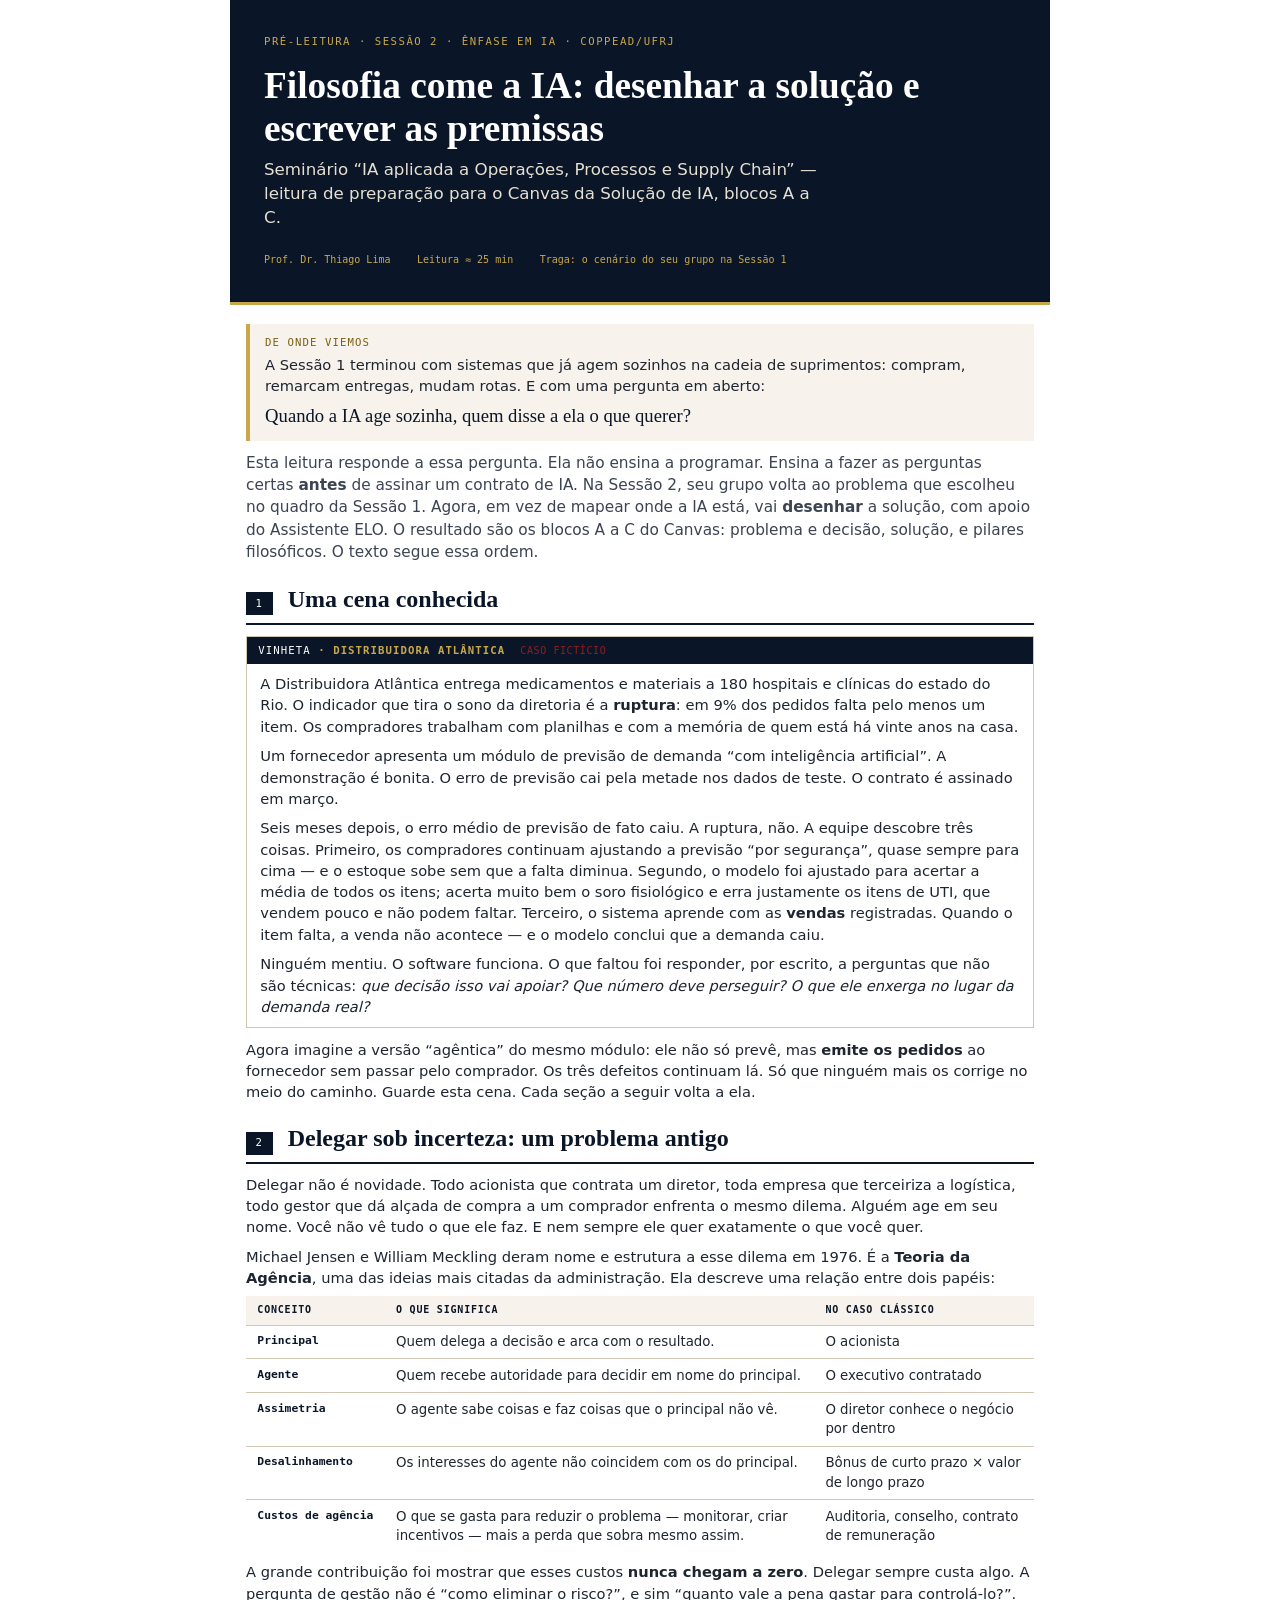
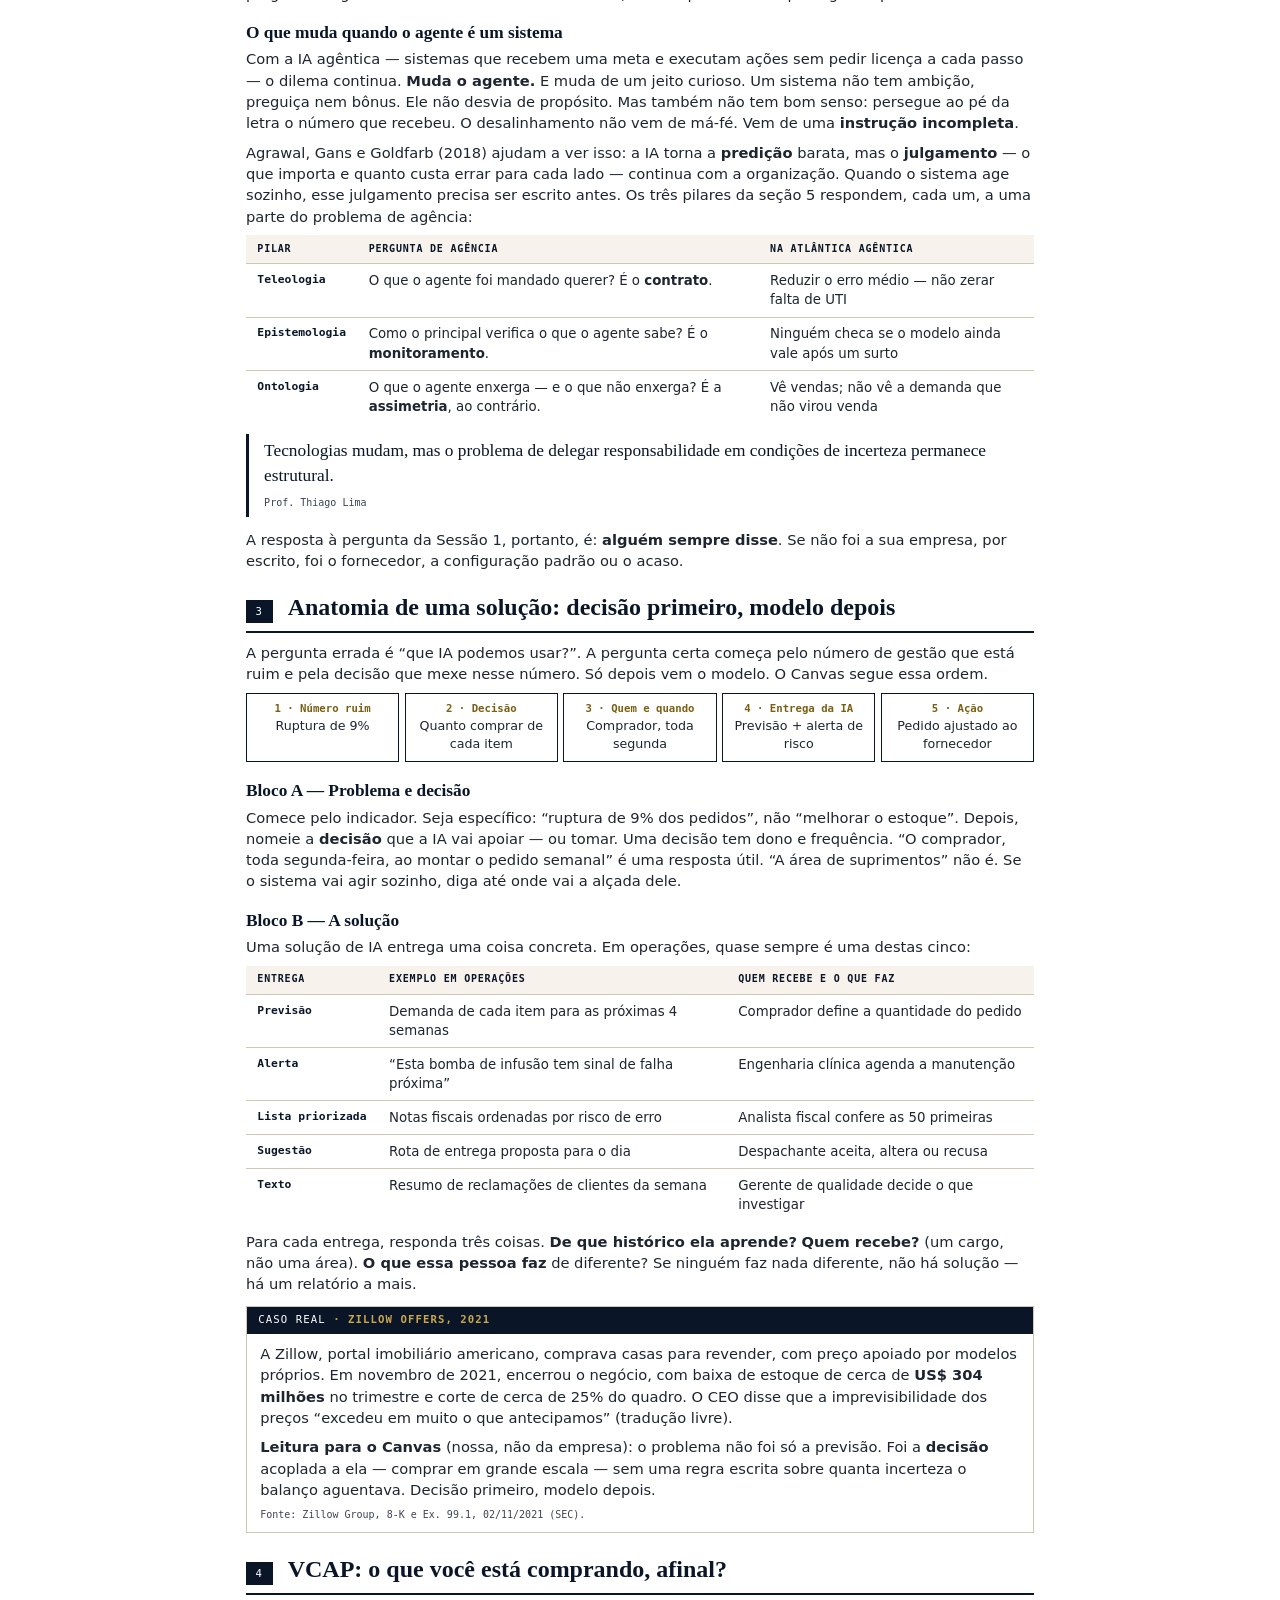
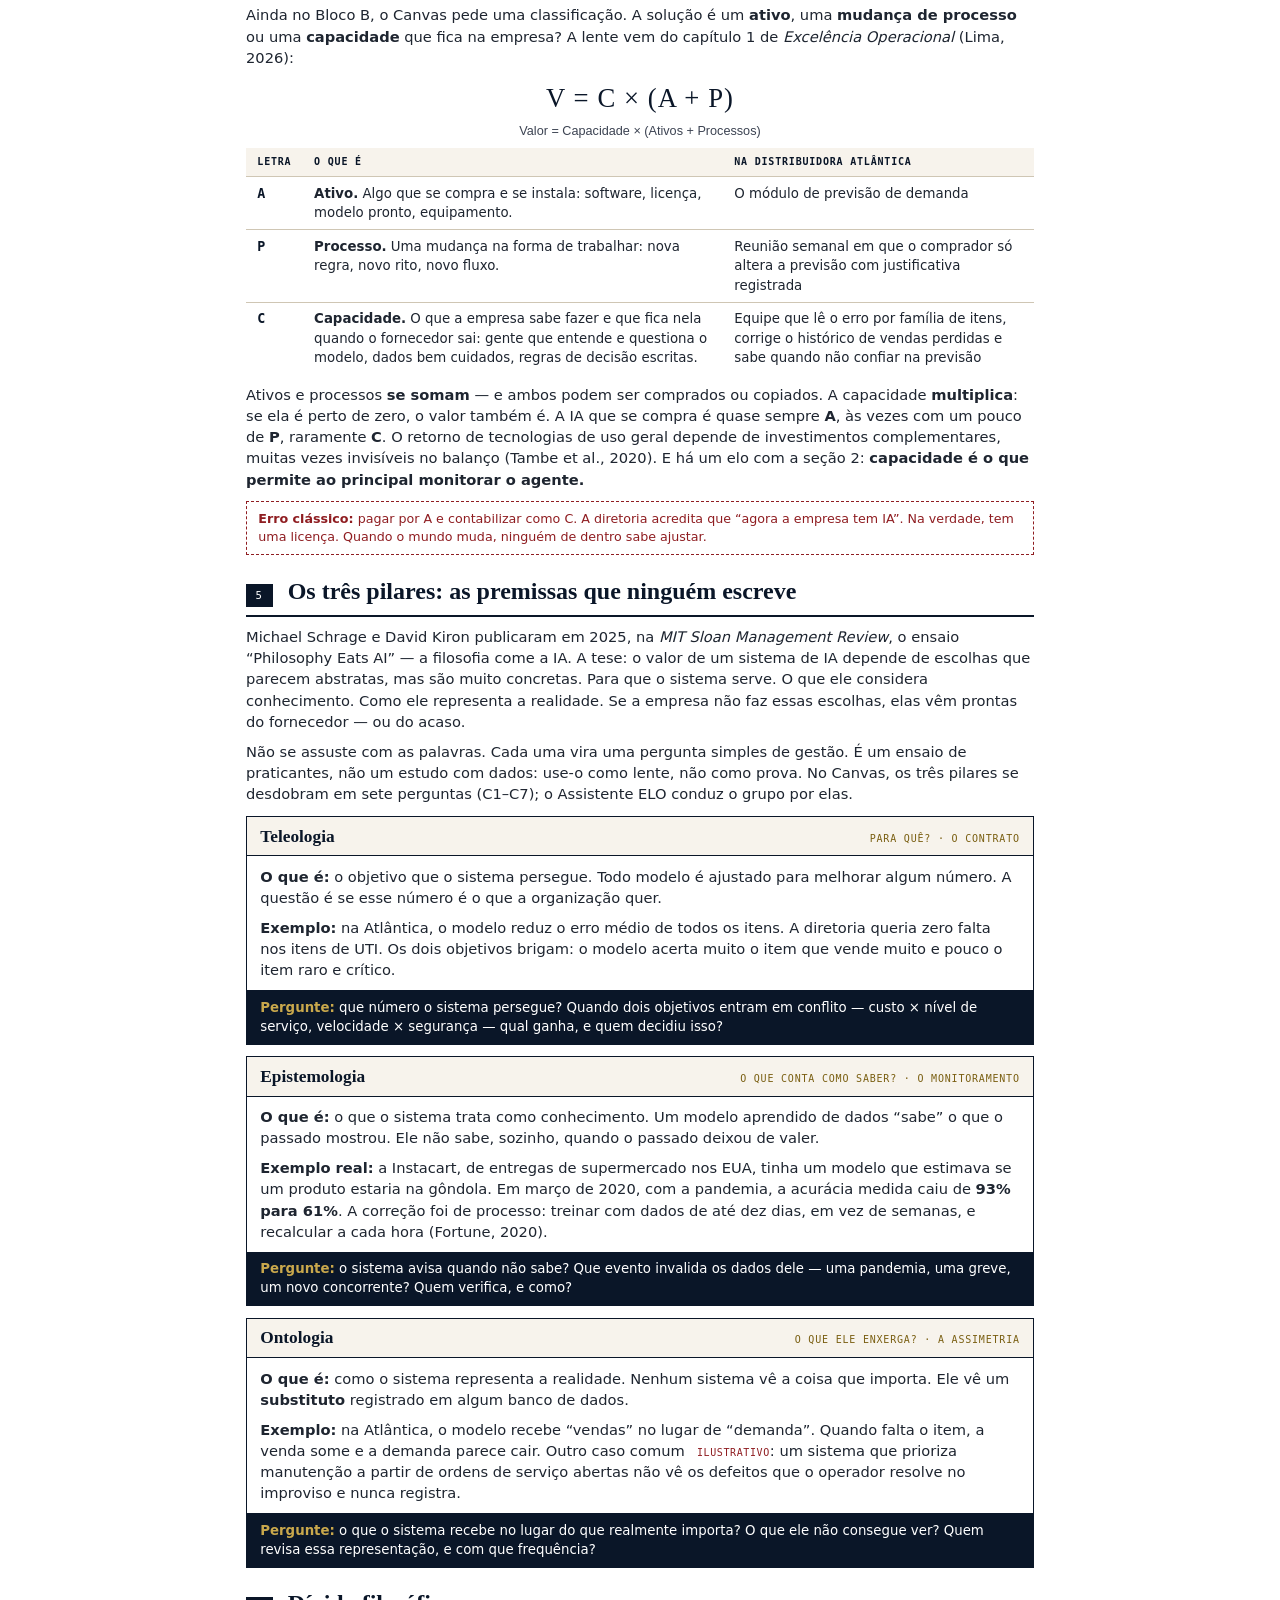
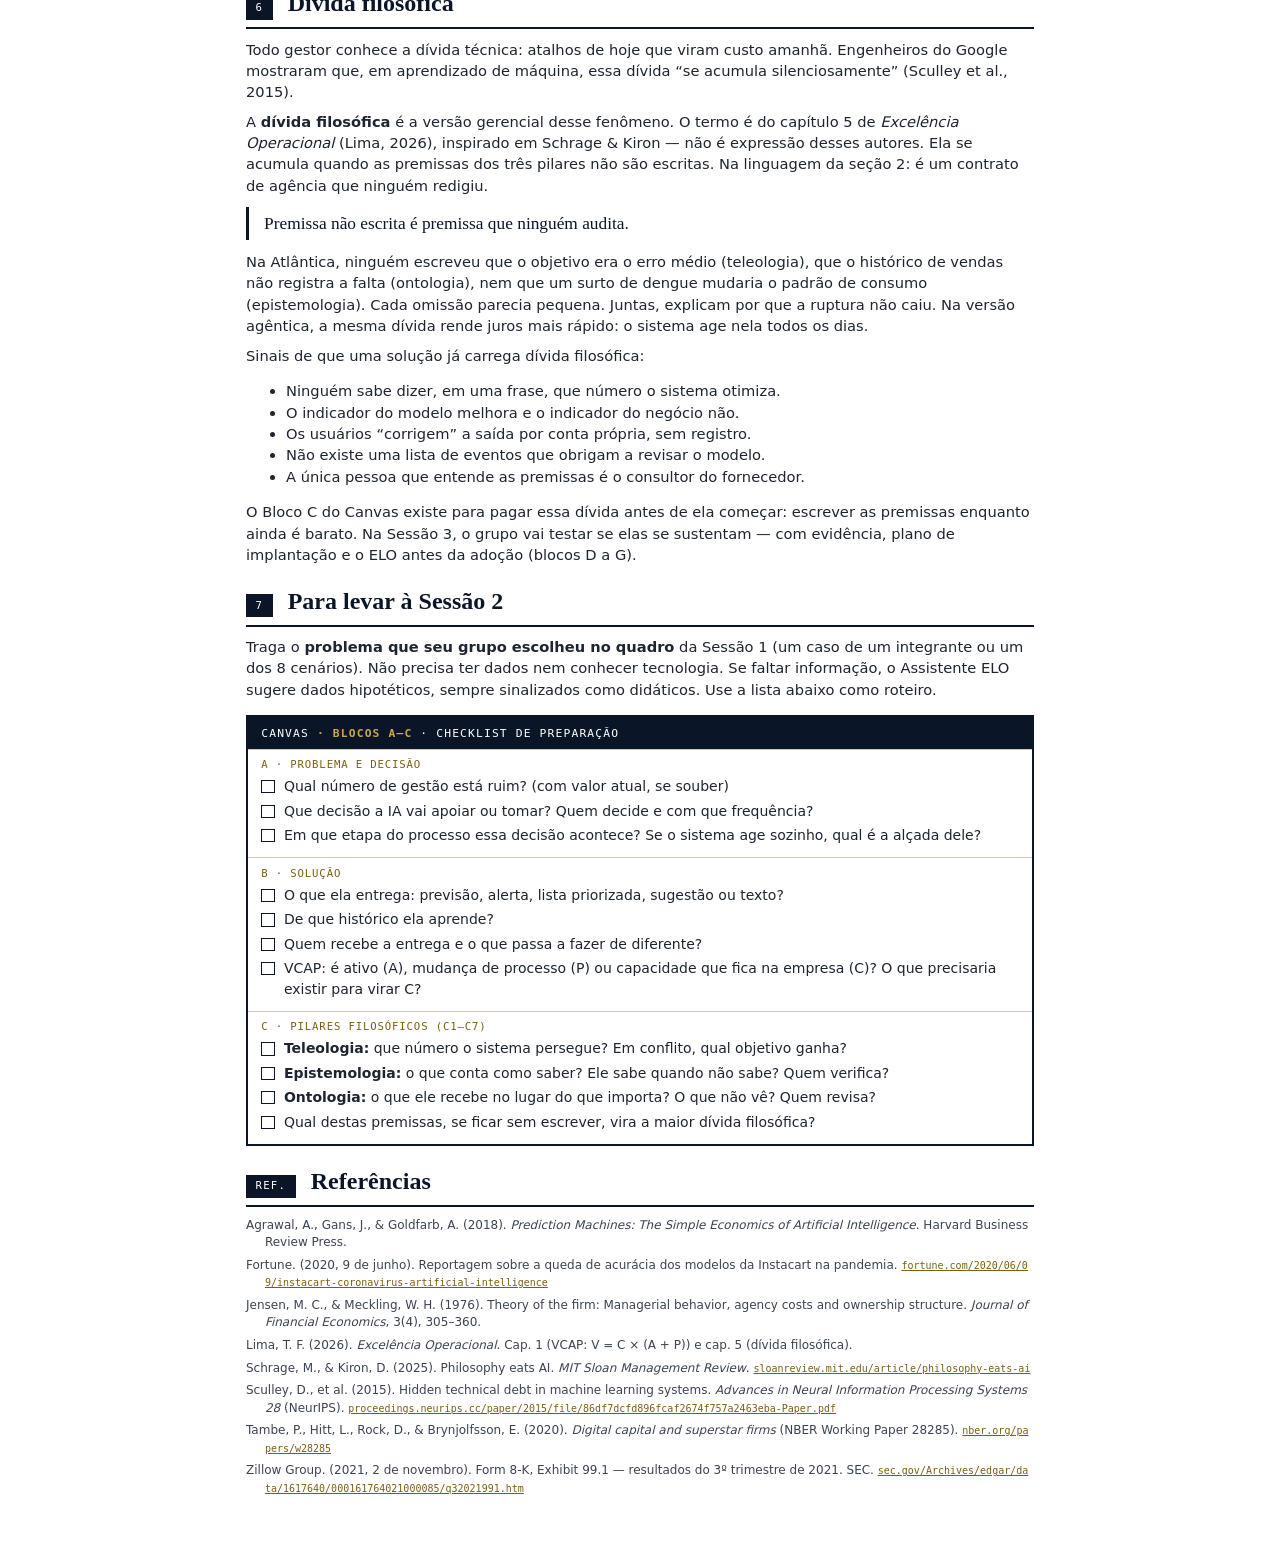
<file: leituras/leitura-sessao-2.html>
<!DOCTYPE html>
<html lang="pt-BR">
<head>
<meta charset="utf-8">
<meta name="viewport" content="width=device-width, initial-scale=1">
<title>Leitura · Sessão 2</title>
<meta name="description" content="Pré-leitura da Sessão 2 do Seminário IA aplicada a Operações, Processos e Supply Chain (COPPEAD/UFRJ): delegação, desenho da solução de IA e as premissas que ninguém escreve.">
<link rel="stylesheet" href="leitura.css">
<style>
.ex .b{padding:2.5mm 3.5mm}
.ex .b p:last-child{margin-bottom:0}
.ex .b ul{margin:1mm 0 0;padding-left:5mm}
.ex .b li{margin-bottom:1mm}
.fict{font-family:"DejaVu Sans Mono",monospace;font-size:7.5pt;color:var(--bad);margin-left:2mm;letter-spacing:.06em}
.eq{font-family:Caladea,Georgia,serif;font-size:20pt;color:var(--navy);text-align:center;margin:3mm 0 2mm;letter-spacing:.04em}
.eq small{display:block;font-family:Carlito,Calibri,sans-serif;font-size:9.5pt;color:var(--ink2);letter-spacing:0;margin-top:1mm}
.pillar{border:1.5px solid var(--navy);margin:3mm 0;break-inside:avoid}
.pillar .ph{display:flex;justify-content:space-between;align-items:baseline;background:var(--cream);border-bottom:1.5px solid var(--navy);padding:1.8mm 3.5mm}
.pillar .ph b{font-family:Caladea,Georgia,serif;font-size:13pt;color:var(--navy)}
.pillar .ph span{font-family:"DejaVu Sans Mono",monospace;font-size:7.5pt;color:var(--gold-dk);text-transform:uppercase;letter-spacing:.08em}
.pillar .pb2{padding:2.5mm 3.5mm}
.pillar .pb2 p:last-child{margin-bottom:0}
.ask{background:var(--navy);color:#fff;padding:2mm 3.5mm;font-size:10pt}
.ask b{color:var(--gold)}
.check{border:2px solid var(--navy);margin:4mm 0;break-inside:avoid}
.check .h{background:var(--navy);color:#fff;font-family:"DejaVu Sans Mono",monospace;font-size:8.5pt;letter-spacing:.1em;text-transform:uppercase;padding:2mm 3.5mm}
.check .h b{color:var(--gold)}
.check .blk{padding:2mm 3.5mm;border-top:1px solid var(--line)}
.check .blk:first-of-type{border-top:0}
.check .blk .t{font-family:"DejaVu Sans Mono",monospace;font-size:8pt;color:var(--gold-dk);text-transform:uppercase;letter-spacing:.08em;margin-bottom:1mm}
.check ul{list-style:none;margin:0;padding:0}
.check li{padding-left:6mm;position:relative;margin-bottom:1.1mm;font-size:10.5pt}
.check li::before{content:"";position:absolute;left:0;top:1mm;width:3mm;height:3mm;border:1.5px solid var(--navy)}
table.d td.k{font-family:"DejaVu Sans Mono",monospace;font-size:8.5pt;color:var(--navy);font-weight:bold;white-space:nowrap}

table.d{break-inside:avoid}
ul.sig{break-inside:avoid}
.lead{font-size:11.5pt;color:var(--ink2);margin:3mm 0 3mm}
.part{margin:6mm 0 2.5mm}
.open{border-left:4px solid var(--gold);background:var(--cream);padding:3mm 4mm;margin:5mm 0 3mm;break-inside:avoid}
.open .k{font-family:"DejaVu Sans Mono",monospace;font-size:8pt;letter-spacing:.1em;text-transform:uppercase;color:var(--gold-dk)}
.open p{margin:1mm 0 0}
.open .qq{font-family:Caladea,Georgia,serif;font-size:14pt;color:var(--navy);margin-top:1.5mm}
@media screen{
  body{max-width:820px;margin:0 auto;padding:0 16px 40px;background:#fff}
  .band{margin:0 -16px}
}
@media screen and (max-width:640px){
  body{font-size:15px}
  .band{padding:24px 16px}
  .band h1{font-size:26px}
  .part{flex-wrap:wrap;gap:8px}
  .part h2{font-size:21px}
  .flow{flex-direction:column}
  table.d{font-size:13px}
  table.d td,table.d th{padding:6px}
  table.d td.k{white-space:normal}
  .eq{font-size:22px}
}
</style>
</head>
<body>

<header class="band">
  <div class="eb">Pré-leitura · Sessão 2 · Ênfase em IA · COPPEAD/UFRJ</div>
  <h1>Filosofia come a IA: desenhar a solução e escrever as premissas</h1>
  <div class="sub">Seminário “IA aplicada a Operações, Processos e Supply Chain” — leitura de preparação para o Canvas da Solução de IA, blocos A a C.</div>
  <div class="meta"><span>Prof. Dr. Thiago Lima</span><span>Leitura ≈ 25 min</span><span>Traga: o cenário do seu grupo na Sessão 1</span></div>
</header>

<div class="open">
  <div class="k">De onde viemos</div>
  <p>A Sessão 1 terminou com sistemas que já agem sozinhos na cadeia de suprimentos: compram, remarcam entregas, mudam rotas. E com uma pergunta em aberto:</p>
  <div class="qq">Quando a IA age sozinha, quem disse a ela o que querer?</div>
</div>

<p class="lead">Esta leitura responde a essa pergunta. Ela não ensina a programar. Ensina a fazer as perguntas certas <b>antes</b> de assinar um contrato de IA. Na Sessão 2, seu grupo volta ao problema que escolheu no quadro da Sessão 1. Agora, em vez de mapear onde a IA está, vai <b>desenhar</b> a solução, com apoio do Assistente ELO. O resultado são os blocos A a C do Canvas: problema e decisão, solução, e pilares filosóficos. O texto segue essa ordem.</p>

<!-- 1 -->
<div class="part"><span class="tag">1</span><h2>Uma cena conhecida</h2></div>

<div class="ex">
  <div class="h">Vinheta <b>· Distribuidora Atlântica</b> <span class="fict">CASO FICTÍCIO</span></div>
  <div class="b">
    <p>A Distribuidora Atlântica entrega medicamentos e materiais a 180 hospitais e clínicas do estado do Rio. O indicador que tira o sono da diretoria é a <b>ruptura</b>: em 9% dos pedidos falta pelo menos um item. Os compradores trabalham com planilhas e com a memória de quem está há vinte anos na casa.</p>
    <p>Um fornecedor apresenta um módulo de previsão de demanda “com inteligência artificial”. A demonstração é bonita. O erro de previsão cai pela metade nos dados de teste. O contrato é assinado em março.</p>
    <p>Seis meses depois, o erro médio de previsão de fato caiu. A ruptura, não. A equipe descobre três coisas. Primeiro, os compradores continuam ajustando a previsão “por segurança”, quase sempre para cima — e o estoque sobe sem que a falta diminua. Segundo, o modelo foi ajustado para acertar a média de todos os itens; acerta muito bem o soro fisiológico e erra justamente os itens de UTI, que vendem pouco e não podem faltar. Terceiro, o sistema aprende com as <b>vendas</b> registradas. Quando o item falta, a venda não acontece — e o modelo conclui que a demanda caiu.</p>
    <p>Ninguém mentiu. O software funciona. O que faltou foi responder, por escrito, a perguntas que não são técnicas: <i>que decisão isso vai apoiar? Que número deve perseguir? O que ele enxerga no lugar da demanda real?</i></p>
  </div>
</div>

<p>Agora imagine a versão “agêntica” do mesmo módulo: ele não só prevê, mas <b>emite os pedidos</b> ao fornecedor sem passar pelo comprador. Os três defeitos continuam lá. Só que ninguém mais os corrige no meio do caminho. Guarde esta cena. Cada seção a seguir volta a ela.</p>

<!-- 2 -->
<div class="part"><span class="tag">2</span><h2>Delegar sob incerteza: um problema antigo</h2></div>

<p>Delegar não é novidade. Todo acionista que contrata um diretor, toda empresa que terceiriza a logística, todo gestor que dá alçada de compra a um comprador enfrenta o mesmo dilema. Alguém age em seu nome. Você não vê tudo o que ele faz. E nem sempre ele quer exatamente o que você quer.</p>

<p>Michael Jensen e William Meckling deram nome e estrutura a esse dilema em 1976. É a <b>Teoria da Agência</b>, uma das ideias mais citadas da administração. Ela descreve uma relação entre dois papéis:</p>

<table class="d">
  <tr><th>Conceito</th><th>O que significa</th><th>No caso clássico</th></tr>
  <tr><td class="k">Principal</td><td>Quem delega a decisão e arca com o resultado.</td><td>O acionista</td></tr>
  <tr><td class="k">Agente</td><td>Quem recebe autoridade para decidir em nome do principal.</td><td>O executivo contratado</td></tr>
  <tr><td class="k">Assimetria</td><td>O agente sabe coisas e faz coisas que o principal não vê.</td><td>O diretor conhece o negócio por dentro</td></tr>
  <tr><td class="k">Desalinhamento</td><td>Os interesses do agente não coincidem com os do principal.</td><td>Bônus de curto prazo × valor de longo prazo</td></tr>
  <tr><td class="k">Custos de agência</td><td>O que se gasta para reduzir o problema — monitorar, criar incentivos — mais a perda que sobra mesmo assim.</td><td>Auditoria, conselho, contrato de remuneração</td></tr>
</table>

<p style="margin-top:2.5mm">A grande contribuição foi mostrar que esses custos <b>nunca chegam a zero</b>. Delegar sempre custa algo. A pergunta de gestão não é “como eliminar o risco?”, e sim “quanto vale a pena gastar para controlá-lo?”.</p>

<h3>O que muda quando o agente é um sistema</h3>
<p>Com a IA agêntica — sistemas que recebem uma meta e executam ações sem pedir licença a cada passo — o dilema continua. <b>Muda o agente.</b> E muda de um jeito curioso. Um sistema não tem ambição, preguiça nem bônus. Ele não desvia de propósito. Mas também não tem bom senso: persegue ao pé da letra o número que recebeu. O desalinhamento não vem de má-fé. Vem de uma <b>instrução incompleta</b>.</p>

<p>Agrawal, Gans e Goldfarb (2018) ajudam a ver isso: a IA torna a <b>predição</b> barata, mas o <b>julgamento</b> — o que importa e quanto custa errar para cada lado — continua com a organização. Quando o sistema age sozinho, esse julgamento precisa ser escrito antes. Os três pilares da seção 5 respondem, cada um, a uma parte do problema de agência:</p>

<table class="d">
  <tr><th>Pilar</th><th>Pergunta de agência</th><th>Na Atlântica agêntica</th></tr>
  <tr><td class="k">Teleologia</td><td>O que o agente foi mandado querer? É o <b>contrato</b>.</td><td>Reduzir o erro médio — não zerar falta de UTI</td></tr>
  <tr><td class="k">Epistemologia</td><td>Como o principal verifica o que o agente sabe? É o <b>monitoramento</b>.</td><td>Ninguém checa se o modelo ainda vale após um surto</td></tr>
  <tr><td class="k">Ontologia</td><td>O que o agente enxerga — e o que não enxerga? É a <b>assimetria</b>, ao contrário.</td><td>Vê vendas; não vê a demanda que não virou venda</td></tr>
</table>

<div class="quote" style="margin-top:3mm">Tecnologias mudam, mas o problema de delegar responsabilidade em condições de incerteza permanece estrutural.<br><span class="src">Prof. Thiago Lima</span></div>

<p>A resposta à pergunta da Sessão 1, portanto, é: <b>alguém sempre disse</b>. Se não foi a sua empresa, por escrito, foi o fornecedor, a configuração padrão ou o acaso.</p>

<!-- 3 -->
<div class="part"><span class="tag">3</span><h2>Anatomia de uma solução: decisão primeiro, modelo depois</h2></div>

<p>A pergunta errada é “que IA podemos usar?”. A pergunta certa começa pelo número de gestão que está ruim e pela decisão que mexe nesse número. Só depois vem o modelo. O Canvas segue essa ordem.</p>

<div class="flow">
  <div><b>1 · Número ruim</b>Ruptura de 9%</div>
  <div><b>2 · Decisão</b>Quanto comprar de cada item</div>
  <div><b>3 · Quem e quando</b>Comprador, toda segunda</div>
  <div><b>4 · Entrega da IA</b>Previsão + alerta de risco</div>
  <div><b>5 · Ação</b>Pedido ajustado ao fornecedor</div>
</div>

<h3>Bloco A — Problema e decisão</h3>
<p>Comece pelo indicador. Seja específico: “ruptura de 9% dos pedidos”, não “melhorar o estoque”. Depois, nomeie a <b>decisão</b> que a IA vai apoiar — ou tomar. Uma decisão tem dono e frequência. “O comprador, toda segunda-feira, ao montar o pedido semanal” é uma resposta útil. “A área de suprimentos” não é. Se o sistema vai agir sozinho, diga até onde vai a alçada dele.</p>

<h3>Bloco B — A solução</h3>
<p>Uma solução de IA entrega uma coisa concreta. Em operações, quase sempre é uma destas cinco:</p>

<table class="d">
  <tr><th>Entrega</th><th>Exemplo em operações</th><th>Quem recebe e o que faz</th></tr>
  <tr><td class="k">Previsão</td><td>Demanda de cada item para as próximas 4 semanas</td><td>Comprador define a quantidade do pedido</td></tr>
  <tr><td class="k">Alerta</td><td>“Esta bomba de infusão tem sinal de falha próxima”</td><td>Engenharia clínica agenda a manutenção</td></tr>
  <tr><td class="k">Lista priorizada</td><td>Notas fiscais ordenadas por risco de erro</td><td>Analista fiscal confere as 50 primeiras</td></tr>
  <tr><td class="k">Sugestão</td><td>Rota de entrega proposta para o dia</td><td>Despachante aceita, altera ou recusa</td></tr>
  <tr><td class="k">Texto</td><td>Resumo de reclamações de clientes da semana</td><td>Gerente de qualidade decide o que investigar</td></tr>
</table>

<p style="margin-top:2.5mm">Para cada entrega, responda três coisas. <b>De que histórico ela aprende?</b> <b>Quem recebe?</b> (um cargo, não uma área). <b>O que essa pessoa faz</b> de diferente? Se ninguém faz nada diferente, não há solução — há um relatório a mais.</p>

<div class="ex">
  <div class="h">Caso real <b>· Zillow Offers, 2021</b></div>
  <div class="b">
    <p>A Zillow, portal imobiliário americano, comprava casas para revender, com preço apoiado por modelos próprios. Em novembro de 2021, encerrou o negócio, com baixa de estoque de cerca de <b>US$ 304 milhões</b> no trimestre e corte de cerca de 25% do quadro. O CEO disse que a imprevisibilidade dos preços “excedeu em muito o que antecipamos” (tradução livre).</p>
    <p><b>Leitura para o Canvas</b> (nossa, não da empresa): o problema não foi só a previsão. Foi a <b>decisão</b> acoplada a ela — comprar em grande escala — sem uma regra escrita sobre quanta incerteza o balanço aguentava. Decisão primeiro, modelo depois.</p>
    <p class="src">Fonte: Zillow Group, 8-K e Ex. 99.1, 02/11/2021 (SEC).</p>
  </div>
</div>

<!-- 4 -->
<div class="part"><span class="tag">4</span><h2>VCAP: o que você está comprando, afinal?</h2></div>

<p>Ainda no Bloco B, o Canvas pede uma classificação. A solução é um <b>ativo</b>, uma <b>mudança de processo</b> ou uma <b>capacidade</b> que fica na empresa? A lente vem do capítulo 1 de <i>Excelência Operacional</i> (Lima, 2026):</p>

<div class="eq">V = C × (A + P)<small>Valor = Capacidade × (Ativos + Processos)</small></div>

<table class="d">
  <tr><th>Letra</th><th>O que é</th><th>Na Distribuidora Atlântica</th></tr>
  <tr><td class="n">A</td><td><b>Ativo.</b> Algo que se compra e se instala: software, licença, modelo pronto, equipamento.</td><td>O módulo de previsão de demanda</td></tr>
  <tr><td class="n">P</td><td><b>Processo.</b> Uma mudança na forma de trabalhar: nova regra, novo rito, novo fluxo.</td><td>Reunião semanal em que o comprador só altera a previsão com justificativa registrada</td></tr>
  <tr><td class="n">C</td><td><b>Capacidade.</b> O que a empresa sabe fazer e que fica nela quando o fornecedor sai: gente que entende e questiona o modelo, dados bem cuidados, regras de decisão escritas.</td><td>Equipe que lê o erro por família de itens, corrige o histórico de vendas perdidas e sabe quando não confiar na previsão</td></tr>
</table>

<p style="margin-top:2.5mm">Ativos e processos <b>se somam</b> — e ambos podem ser comprados ou copiados. A capacidade <b>multiplica</b>: se ela é perto de zero, o valor também é. A IA que se compra é quase sempre <b>A</b>, às vezes com um pouco de <b>P</b>, raramente <b>C</b>. O retorno de tecnologias de uso geral depende de investimentos complementares, muitas vezes invisíveis no balanço (Tambe et al., 2020). E há um elo com a seção 2: <b>capacidade é o que permite ao principal monitorar o agente.</b></p>

<div class="warn"><b>Erro clássico:</b> pagar por A e contabilizar como C. A diretoria acredita que “agora a empresa tem IA”. Na verdade, tem uma licença. Quando o mundo muda, ninguém de dentro sabe ajustar.</div>

<!-- 5 -->
<div class="part"><span class="tag">5</span><h2>Os três pilares: as premissas que ninguém escreve</h2></div>

<p>Michael Schrage e David Kiron publicaram em 2025, na <i>MIT Sloan Management Review</i>, o ensaio “Philosophy Eats AI” — a filosofia come a IA. A tese: o valor de um sistema de IA depende de escolhas que parecem abstratas, mas são muito concretas. Para que o sistema serve. O que ele considera conhecimento. Como ele representa a realidade. Se a empresa não faz essas escolhas, elas vêm prontas do fornecedor — ou do acaso.</p>

<p>Não se assuste com as palavras. Cada uma vira uma pergunta simples de gestão. É um ensaio de praticantes, não um estudo com dados: use-o como lente, não como prova. No Canvas, os três pilares se desdobram em sete perguntas (C1–C7); o Assistente ELO conduz o grupo por elas.</p>

<div class="pillar">
  <div class="ph"><b>Teleologia</b><span>para quê? · o contrato</span></div>
  <div class="pb2">
    <p><b>O que é:</b> o objetivo que o sistema persegue. Todo modelo é ajustado para melhorar algum número. A questão é se esse número é o que a organização quer.</p>
    <p><b>Exemplo:</b> na Atlântica, o modelo reduz o erro médio de todos os itens. A diretoria queria zero falta nos itens de UTI. Os dois objetivos brigam: o modelo acerta muito o item que vende muito e pouco o item raro e crítico.</p>
  </div>
  <div class="ask"><b>Pergunte:</b> que número o sistema persegue? Quando dois objetivos entram em conflito — custo × nível de serviço, velocidade × segurança — qual ganha, e quem decidiu isso?</div>
</div>

<div class="pillar">
  <div class="ph"><b>Epistemologia</b><span>o que conta como saber? · o monitoramento</span></div>
  <div class="pb2">
    <p><b>O que é:</b> o que o sistema trata como conhecimento. Um modelo aprendido de dados “sabe” o que o passado mostrou. Ele não sabe, sozinho, quando o passado deixou de valer.</p>
    <p><b>Exemplo real:</b> a Instacart, de entregas de supermercado nos EUA, tinha um modelo que estimava se um produto estaria na gôndola. Em março de 2020, com a pandemia, a acurácia medida caiu de <b>93% para 61%</b>. A correção foi de processo: treinar com dados de até dez dias, em vez de semanas, e recalcular a cada hora (Fortune, 2020).</p>
  </div>
  <div class="ask"><b>Pergunte:</b> o sistema avisa quando não sabe? Que evento invalida os dados dele — uma pandemia, uma greve, um novo concorrente? Quem verifica, e como?</div>
</div>

<div class="pillar">
  <div class="ph"><b>Ontologia</b><span>o que ele enxerga? · a assimetria</span></div>
  <div class="pb2">
    <p><b>O que é:</b> como o sistema representa a realidade. Nenhum sistema vê a coisa que importa. Ele vê um <b>substituto</b> registrado em algum banco de dados.</p>
    <p><b>Exemplo:</b> na Atlântica, o modelo recebe “vendas” no lugar de “demanda”. Quando falta o item, a venda some e a demanda parece cair. Outro caso comum <span class="fict">ILUSTRATIVO</span>: um sistema que prioriza manutenção a partir de ordens de serviço abertas não vê os defeitos que o operador resolve no improviso e nunca registra.</p>
  </div>
  <div class="ask"><b>Pergunte:</b> o que o sistema recebe no lugar do que realmente importa? O que ele não consegue ver? Quem revisa essa representação, e com que frequência?</div>
</div>

<!-- 6 -->
<div class="part"><span class="tag">6</span><h2>Dívida filosófica</h2></div>

<p>Todo gestor conhece a dívida técnica: atalhos de hoje que viram custo amanhã. Engenheiros do Google mostraram que, em aprendizado de máquina, essa dívida “se acumula silenciosamente” (Sculley et al., 2015).</p>

<p>A <b>dívida filosófica</b> é a versão gerencial desse fenômeno. O termo é do capítulo 5 de <i>Excelência Operacional</i> (Lima, 2026), inspirado em Schrage &amp; Kiron — não é expressão desses autores. Ela se acumula quando as premissas dos três pilares não são escritas. Na linguagem da seção 2: é um contrato de agência que ninguém redigiu.</p>

<div class="quote">Premissa não escrita é premissa que ninguém audita.</div>

<p>Na Atlântica, ninguém escreveu que o objetivo era o erro médio (teleologia), que o histórico de vendas não registra a falta (ontologia), nem que um surto de dengue mudaria o padrão de consumo (epistemologia). Cada omissão parecia pequena. Juntas, explicam por que a ruptura não caiu. Na versão agêntica, a mesma dívida rende juros mais rápido: o sistema age nela todos os dias.</p>

<div style="break-inside:avoid"><p>Sinais de que uma solução já carrega dívida filosófica:</p>
<ul class="sig">
  <li>Ninguém sabe dizer, em uma frase, que número o sistema otimiza.</li>
  <li>O indicador do modelo melhora e o indicador do negócio não.</li>
  <li>Os usuários “corrigem” a saída por conta própria, sem registro.</li>
  <li>Não existe uma lista de eventos que obrigam a revisar o modelo.</li>
  <li>A única pessoa que entende as premissas é o consultor do fornecedor.</li>
</ul></div>

<p>O Bloco C do Canvas existe para pagar essa dívida antes de ela começar: escrever as premissas enquanto ainda é barato. Na Sessão 3, o grupo vai testar se elas se sustentam — com evidência, plano de implantação e o ELO antes da adoção (blocos D a G).</p>

<!-- 7 -->
<div class="part"><span class="tag">7</span><h2>Para levar à Sessão 2</h2></div>

<p>Traga o <b>problema que seu grupo escolheu no quadro</b> da Sessão 1 (um caso de um integrante ou um dos 8 cenários). Não precisa ter dados nem conhecer tecnologia. Se faltar informação, o Assistente ELO sugere dados hipotéticos, sempre sinalizados como didáticos. Use a lista abaixo como roteiro.</p>

<div class="check">
  <div class="h">Canvas <b>· Blocos A–C</b> · checklist de preparação</div>
  <div class="blk"><div class="t">A · Problema e decisão</div>
    <ul>
      <li>Qual número de gestão está ruim? (com valor atual, se souber)</li>
      <li>Que decisão a IA vai apoiar ou tomar? Quem decide e com que frequência?</li>
      <li>Em que etapa do processo essa decisão acontece? Se o sistema age sozinho, qual é a alçada dele?</li>
    </ul></div>
  <div class="blk"><div class="t">B · Solução</div>
    <ul>
      <li>O que ela entrega: previsão, alerta, lista priorizada, sugestão ou texto?</li>
      <li>De que histórico ela aprende?</li>
      <li>Quem recebe a entrega e o que passa a fazer de diferente?</li>
      <li>VCAP: é ativo (A), mudança de processo (P) ou capacidade que fica na empresa (C)? O que precisaria existir para virar C?</li>
    </ul></div>
  <div class="blk"><div class="t">C · Pilares filosóficos (C1–C7)</div>
    <ul>
      <li><b>Teleologia:</b> que número o sistema persegue? Em conflito, qual objetivo ganha?</li>
      <li><b>Epistemologia:</b> o que conta como saber? Ele sabe quando não sabe? Quem verifica?</li>
      <li><b>Ontologia:</b> o que ele recebe no lugar do que importa? O que não vê? Quem revisa?</li>
      <li>Qual destas premissas, se ficar sem escrever, vira a maior dívida filosófica?</li>
    </ul></div>
</div>

<!-- Ref -->
<div class="part"><span class="tag">Ref.</span><h2>Referências</h2></div>
<div class="refs">
  <p>Agrawal, A., Gans, J., &amp; Goldfarb, A. (2018). <i>Prediction Machines: The Simple Economics of Artificial Intelligence</i>. Harvard Business Review Press.</p>
  <p>Fortune. (2020, 9 de junho). Reportagem sobre a queda de acurácia dos modelos da Instacart na pandemia. <a href="https://fortune.com/2020/06/09/instacart-coronavirus-artificial-intelligence">fortune.com/2020/06/09/instacart-coronavirus-artificial-intelligence</a></p>
  <p>Jensen, M. C., &amp; Meckling, W. H. (1976). Theory of the firm: Managerial behavior, agency costs and ownership structure. <i>Journal of Financial Economics</i>, 3(4), 305–360.</p>
  <p>Lima, T. F. (2026). <i>Excelência Operacional</i>. Cap. 1 (VCAP: V = C × (A + P)) e cap. 5 (dívida filosófica).</p>
  <p>Schrage, M., &amp; Kiron, D. (2025). Philosophy eats AI. <i>MIT Sloan Management Review</i>. <a href="https://sloanreview.mit.edu/article/philosophy-eats-ai/">sloanreview.mit.edu/article/philosophy-eats-ai</a></p>
  <p>Sculley, D., et al. (2015). Hidden technical debt in machine learning systems. <i>Advances in Neural Information Processing Systems 28</i> (NeurIPS). <a href="https://proceedings.neurips.cc/paper/2015/file/86df7dcfd896fcaf2674f757a2463eba-Paper.pdf">proceedings.neurips.cc/paper/2015/file/86df7dcfd896fcaf2674f757a2463eba-Paper.pdf</a></p>
  <p>Tambe, P., Hitt, L., Rock, D., &amp; Brynjolfsson, E. (2020). <i>Digital capital and superstar firms</i> (NBER Working Paper 28285). <a href="https://www.nber.org/papers/w28285">nber.org/papers/w28285</a></p>
  <p>Zillow Group. (2021, 2 de novembro). Form 8-K, Exhibit 99.1 — resultados do 3º trimestre de 2021. SEC. <a href="https://www.sec.gov/Archives/edgar/data/1617640/000161764021000085/q32021991.htm">sec.gov/Archives/edgar/data/1617640/000161764021000085/q32021991.htm</a></p>
</div>

</body>
</html>
</file>
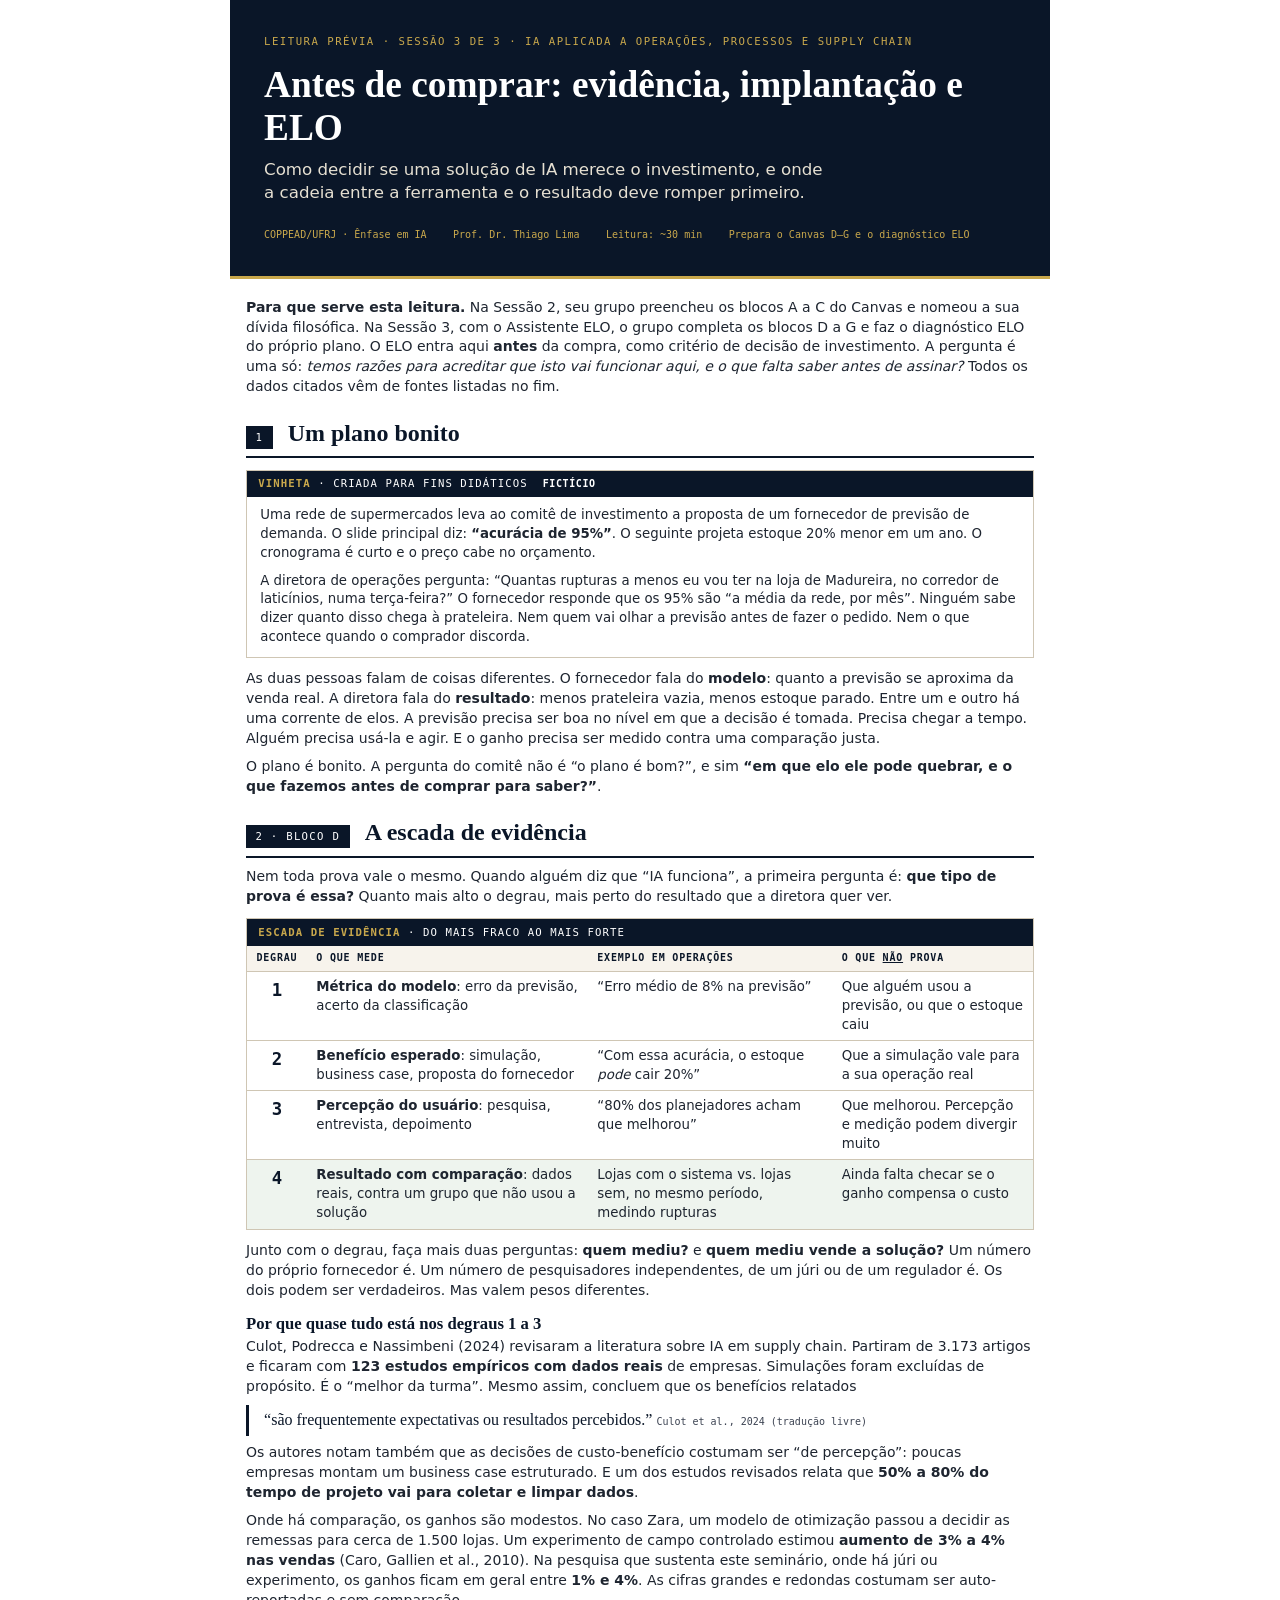
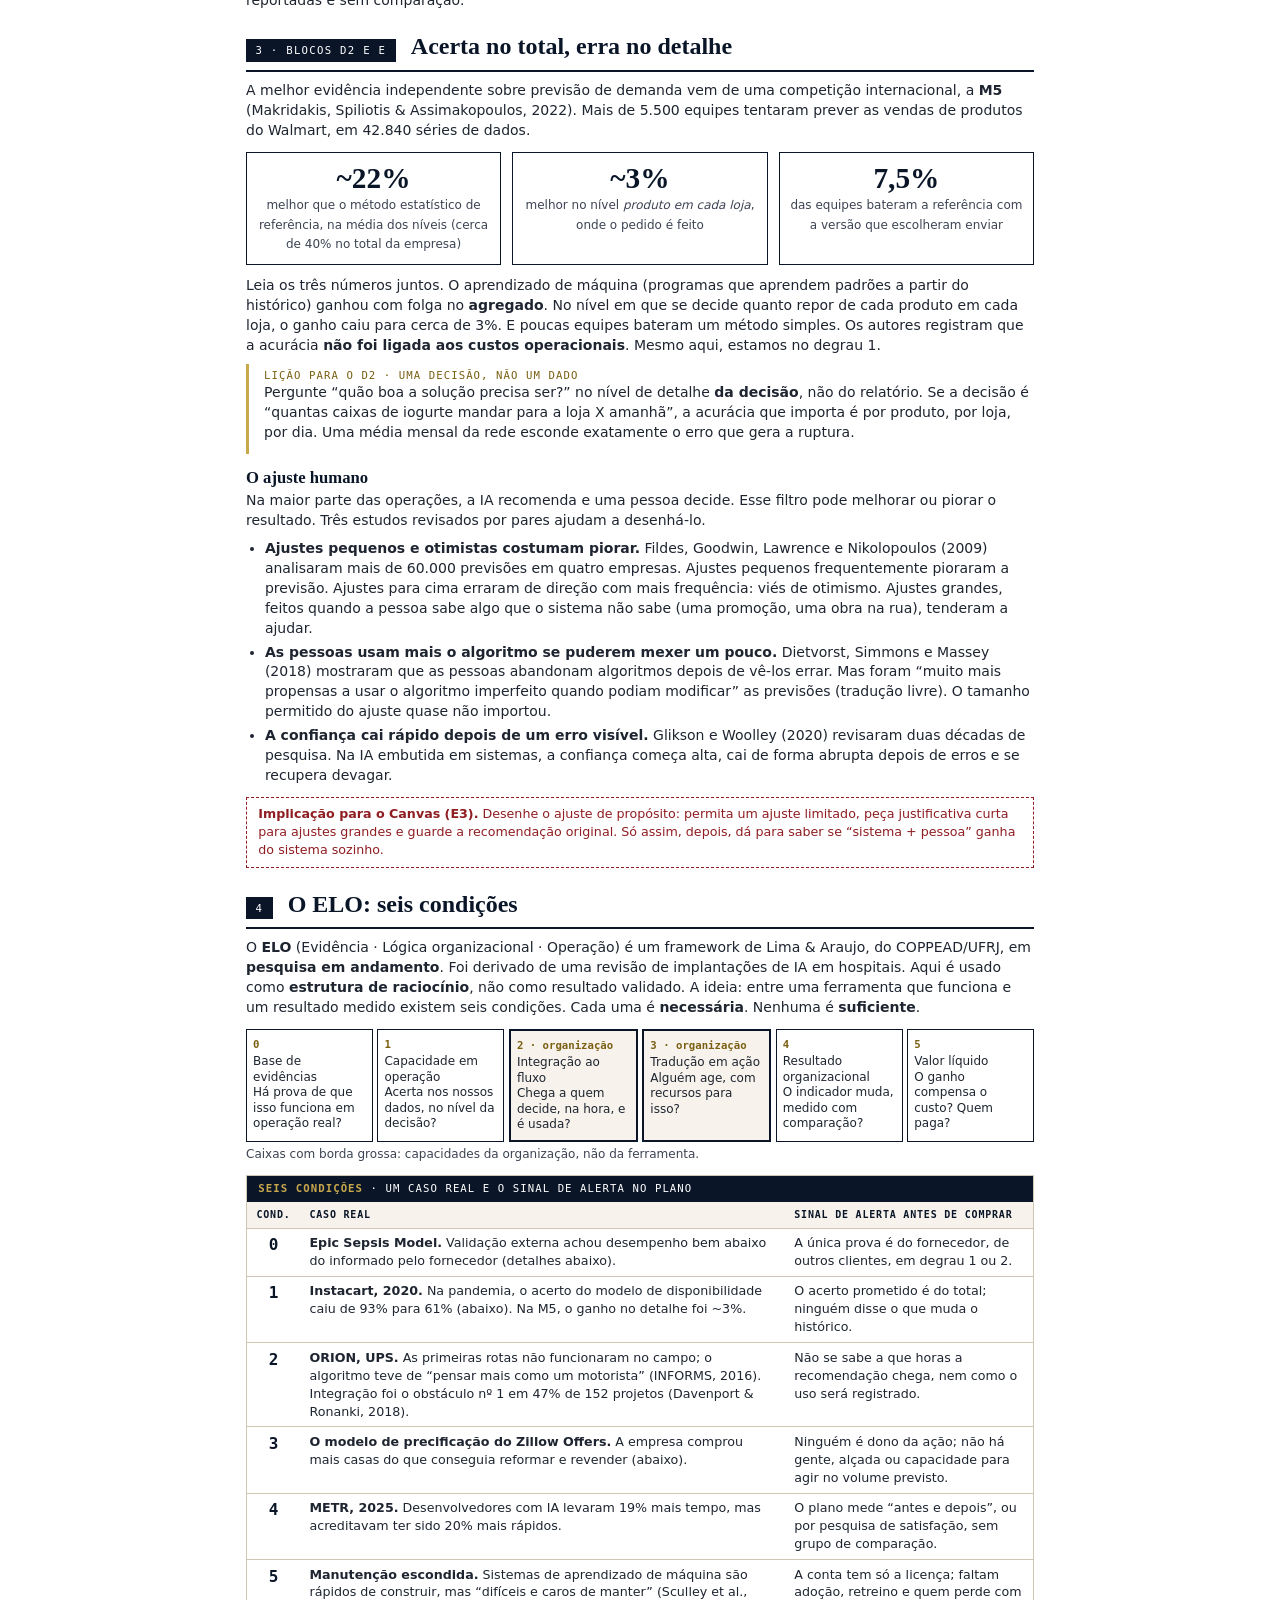
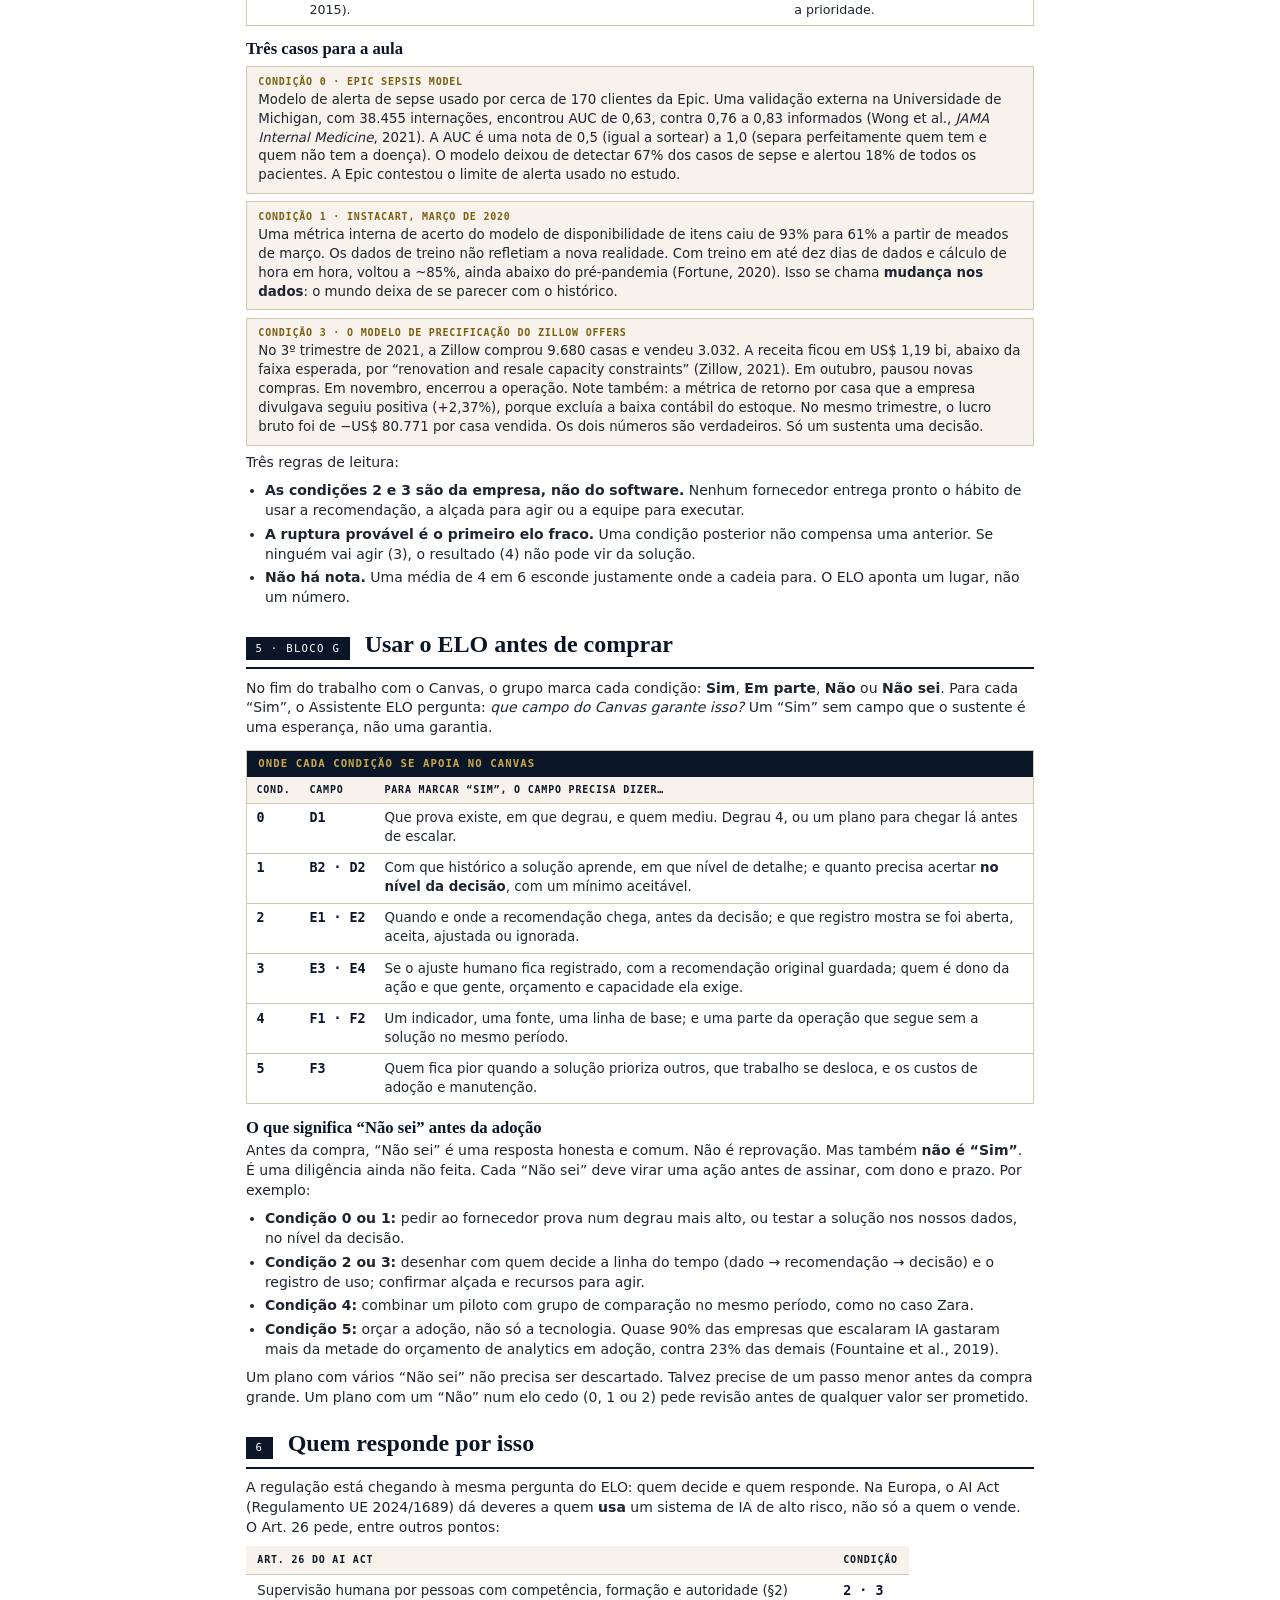
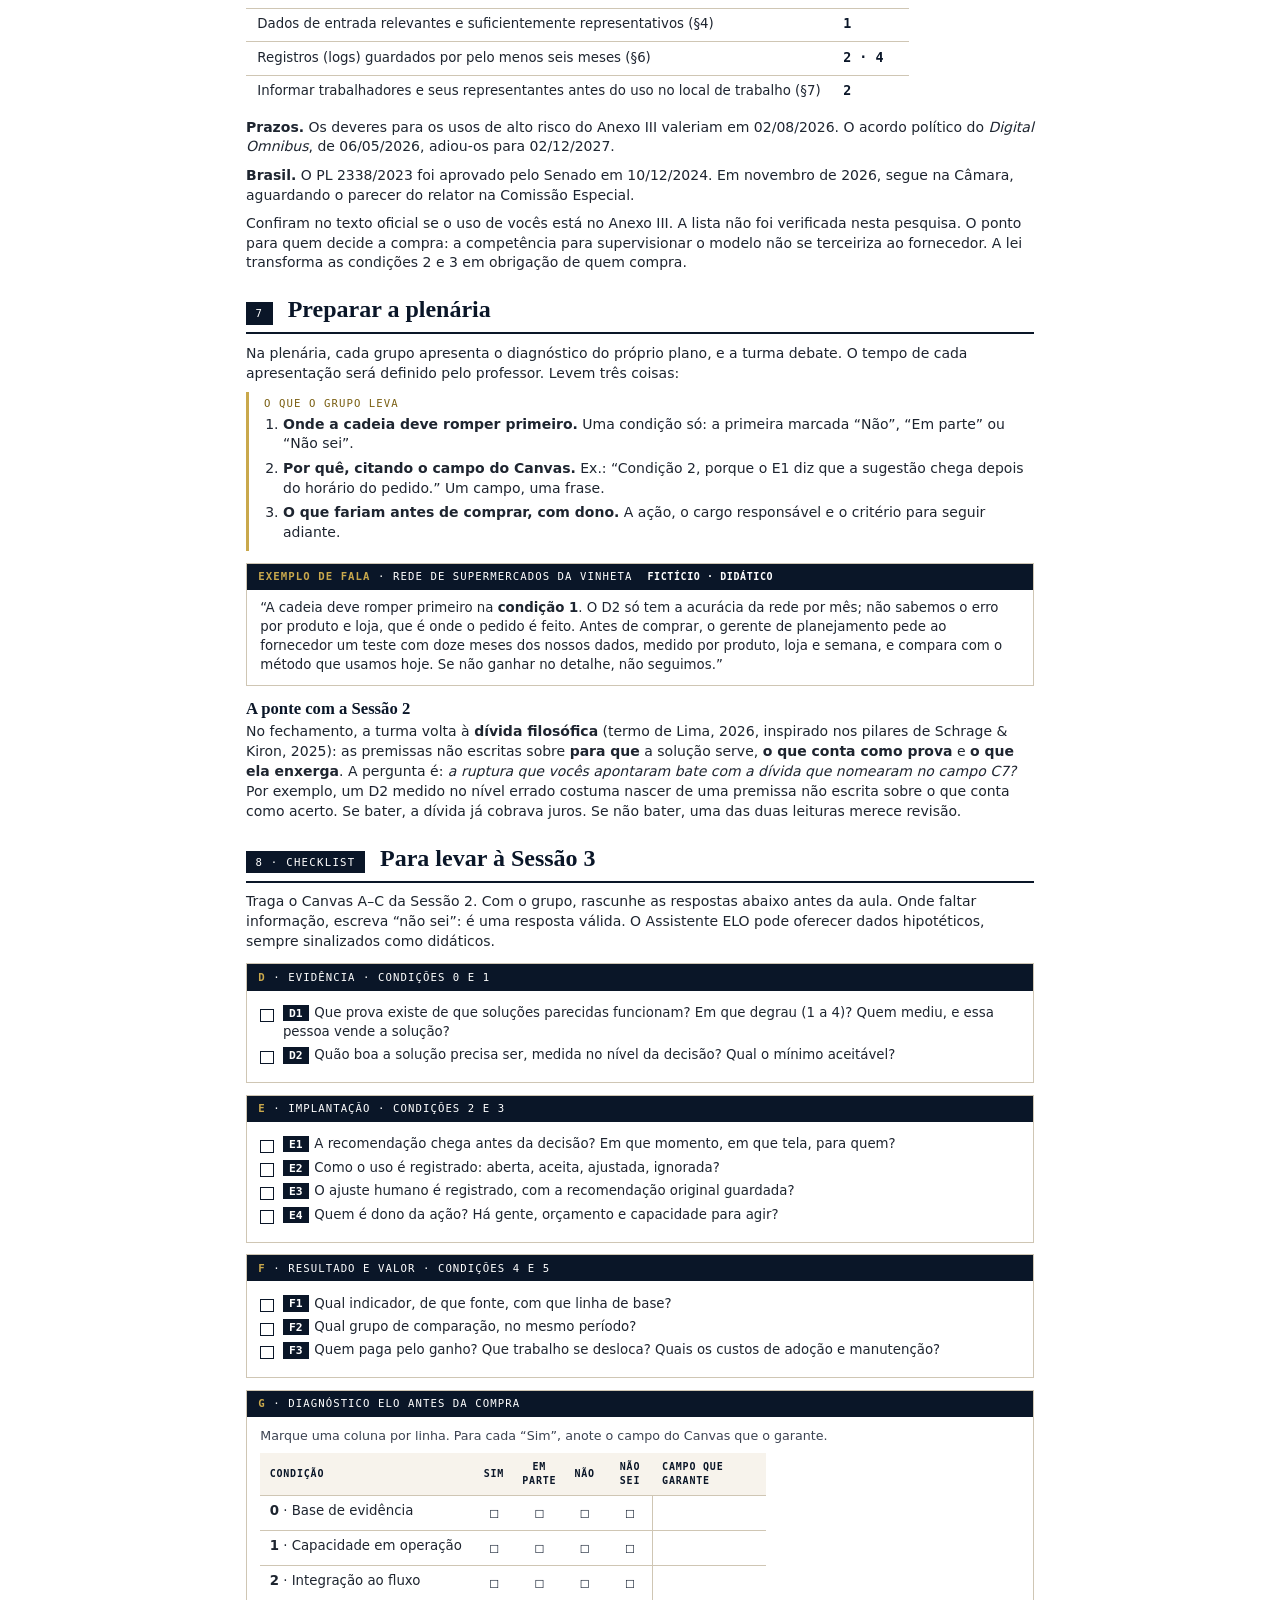
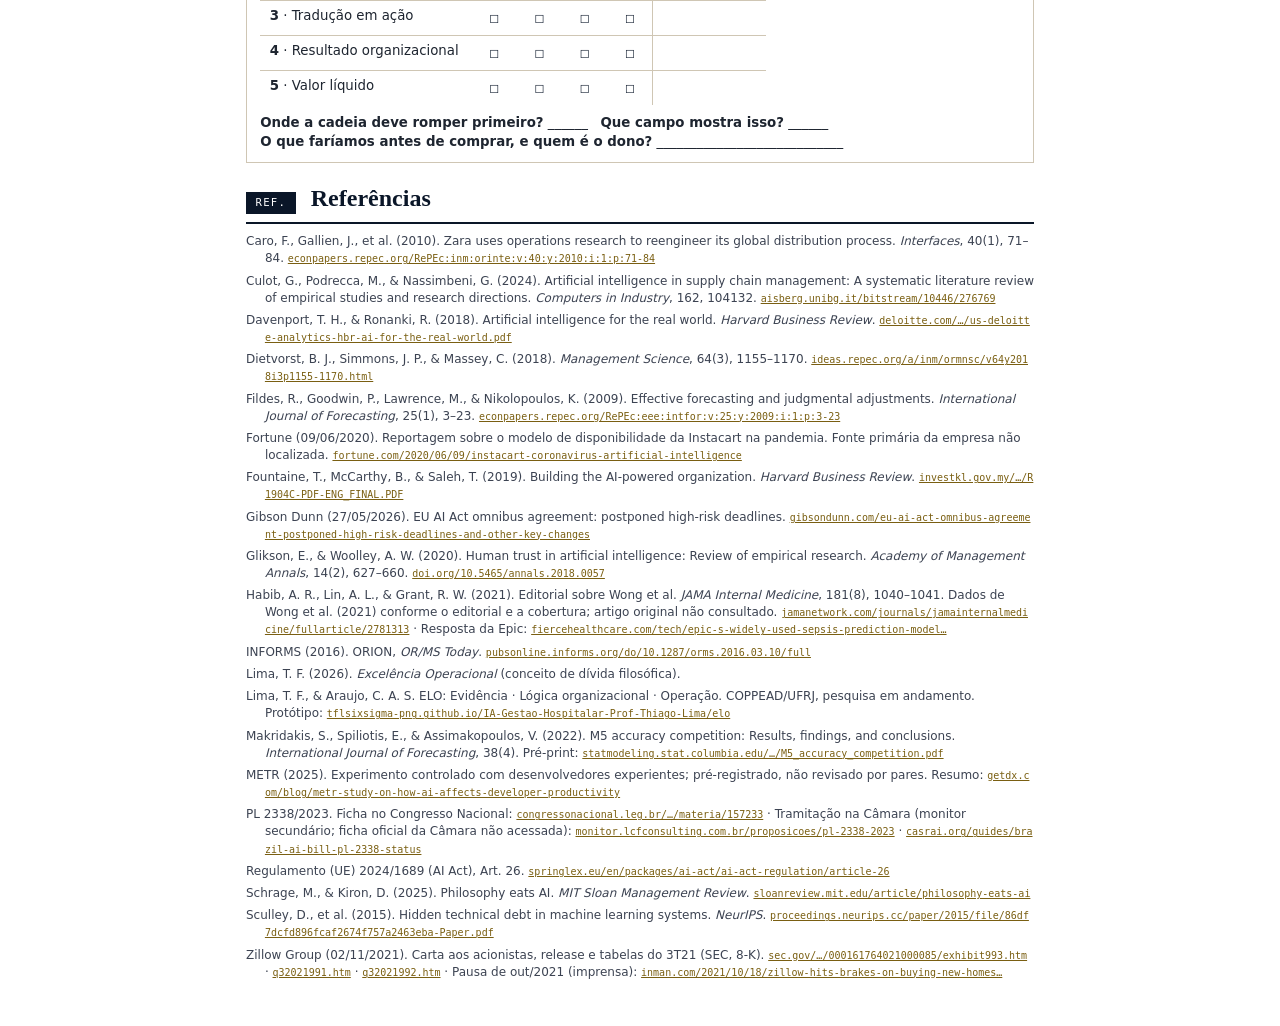
<file: leituras/leitura-sessao-3.html>
<!doctype html>
<html lang="pt-BR">
<head>
<meta charset="utf-8">
<meta name="viewport" content="width=device-width, initial-scale=1">
<title>Leitura · Sessão 3</title>
<link rel="stylesheet" href="leitura.css">
<style>
:root{--ok:#155c30}
body{font-size:10.5pt;line-height:1.42}
.part{margin:6mm 0 2.5mm}
h3{font-size:12.5pt;margin:3.5mm 0 1.2mm}
.quote{font-size:12pt;margin:2mm 0}
.ex .b{padding:2.5mm 3.5mm;font-size:10pt}
.ex .b p:last-child{margin-bottom:0}
.ex .h{break-after:avoid}
.ex table.d td,.ex table.d th{padding:1.5mm 2.5mm}
.lad td.n{width:12mm;text-align:center;font-size:13pt}
.lad tr.top td{background:#eef4ee}
.flag{font-family:"DejaVu Sans Mono",monospace;font-size:7pt;padding:.2mm 1.2mm;border:1px solid var(--ink2);color:var(--ink2);border-radius:2px;white-space:nowrap;vertical-align:1px}
.flag.ind{color:var(--ok);border-color:var(--ok)}
.flag.auto{color:var(--bad);border-color:var(--bad)}
.fict{display:inline-block;font-family:"DejaVu Sans Mono",monospace;font-size:7.5pt;color:inherit;font-weight:bold;letter-spacing:.06em;vertical-align:middle}
.big{display:flex;gap:3mm;margin:3mm 0;break-inside:avoid}
.big div{flex:1;border:1.5px solid var(--navy);padding:2.5mm;text-align:center}
.big b{display:block;font-family:Caladea,Georgia,serif;font-size:22pt;color:var(--navy);line-height:1.1}
.big span{font-size:9pt;color:var(--ink2)}
.chain{display:flex;gap:1.2mm;margin:3mm 0 1mm;break-inside:avoid}
.chain div{flex:1;border:1.5px solid var(--navy);padding:2mm 1.6mm;background:#fff;font-size:9pt;line-height:1.3}
.chain div b{display:block;font-family:"DejaVu Sans Mono",monospace;font-size:8pt;color:var(--gold-dk);margin-bottom:.6mm}
.chain div.org{background:var(--cream);border-width:2.5px}
.legend{font-size:9pt;color:var(--ink2);margin-bottom:3mm}
.pat{background:var(--cream);border:1px solid var(--line);padding:2mm 3mm;font-size:10pt;margin:2mm 0;break-inside:avoid}
.pat b.k{font-family:"DejaVu Sans Mono",monospace;font-size:7.5pt;letter-spacing:.08em;text-transform:uppercase;color:var(--gold-dk);display:block;margin-bottom:.5mm}
table.elo6 td{font-size:9.5pt}
table.elo6 td.n{width:9mm;text-align:center;font-size:12pt}
table.map td.f{font-family:"DejaVu Sans Mono",monospace;font-weight:bold;color:var(--navy);white-space:nowrap;width:16mm}
.chk{list-style:none;padding:0;margin:1mm 0 2mm}
.chk li{padding-left:6mm;position:relative;margin-bottom:1.2mm;font-size:10pt}
.chk li:before{content:"";position:absolute;left:0;top:1.2mm;width:3mm;height:3mm;border:1.5px solid var(--navy)}
.blk{font-family:"DejaVu Sans Mono",monospace;font-weight:bold;background:var(--navy);color:#fff;padding:.3mm 1.6mm;margin-right:1.5mm;font-size:8.5pt}
table.elo td.c{width:12mm;text-align:center;font-family:"DejaVu Sans Mono",monospace;font-size:12pt;color:var(--navy)}
table.elo th.c{text-align:center;padding:1.8mm 1mm}
table.elo td.w{width:30mm;border-left:1px solid var(--line)}
ul.tight{margin:1mm 0 2.2mm;padding-left:5mm}
ul.tight li{margin-bottom:1mm}
.small{font-size:9.5pt;color:var(--ink2)}
.keep{break-inside:avoid}
table.d tr{break-inside:avoid}
@media screen{
  body{max-width:820px;margin:0 auto;padding:0 16px 40px;background:#fff}
  .band{margin:0 -16px}
  table.d{display:block;overflow-x:auto}
}
@media screen and (max-width:640px){
  .band h1{font-size:22pt}
  .chain,.big{flex-wrap:wrap}
  .chain div{flex:1 1 30%}
  .big div{flex:1 1 100%}
  table.d{font-size:9pt}
  table.d th,table.d td{padding:1.5mm 2mm}
}
</style>
</head>
<body>

<header class="band">
  <div class="eb">Leitura prévia · Sessão 3 de 3 · IA aplicada a Operações, Processos e Supply Chain</div>
  <h1>Antes de comprar: evidência, implantação e ELO</h1>
  <div class="sub">Como decidir se uma solução de IA merece o investimento, e onde a cadeia entre a ferramenta e o resultado deve romper primeiro.</div>
  <div class="meta"><span>COPPEAD/UFRJ · Ênfase em IA</span><span>Prof. Dr. Thiago Lima</span><span>Leitura: ~30 min</span><span>Prepara o Canvas D–G e o diagnóstico ELO</span></div>
</header>

<p style="margin-top:5mm"><b>Para que serve esta leitura.</b> Na Sessão 2, seu grupo preencheu os blocos A a C do Canvas e nomeou a sua dívida filosófica. Na Sessão 3, com o Assistente ELO, o grupo completa os blocos D a G e faz o diagnóstico ELO do próprio plano. O ELO entra aqui <b>antes</b> da compra, como critério de decisão de investimento. A pergunta é uma só: <i>temos razões para acreditar que isto vai funcionar aqui, e o que falta saber antes de assinar?</i> Todos os dados citados vêm de fontes listadas no fim.</p>

<!-- 1 -->
<div class="part"><span class="tag">1</span><h2>Um plano bonito</h2></div>

<div class="ex">
  <div class="h"><b>Vinheta</b> · criada para fins didáticos &nbsp;<span class="fict">FICTÍCIO</span></div>
  <div class="b">
    <p>Uma rede de supermercados leva ao comitê de investimento a proposta de um fornecedor de previsão de demanda. O slide principal diz: <b>“acurácia de 95%”</b>. O seguinte projeta estoque 20% menor em um ano. O cronograma é curto e o preço cabe no orçamento.</p>
    <p>A diretora de operações pergunta: “Quantas rupturas a menos eu vou ter na loja de Madureira, no corredor de laticínios, numa terça-feira?” O fornecedor responde que os 95% são “a média da rede, por mês”. Ninguém sabe dizer quanto disso chega à prateleira. Nem quem vai olhar a previsão antes de fazer o pedido. Nem o que acontece quando o comprador discorda.</p>
  </div>
</div>

<p>As duas pessoas falam de coisas diferentes. O fornecedor fala do <b>modelo</b>: quanto a previsão se aproxima da venda real. A diretora fala do <b>resultado</b>: menos prateleira vazia, menos estoque parado. Entre um e outro há uma corrente de elos. A previsão precisa ser boa no nível em que a decisão é tomada. Precisa chegar a tempo. Alguém precisa usá-la e agir. E o ganho precisa ser medido contra uma comparação justa.</p>
<p>O plano é bonito. A pergunta do comitê não é “o plano é bom?”, e sim <b>“em que elo ele pode quebrar, e o que fazemos antes de comprar para saber?”</b>.</p>

<!-- 2 -->
<div class="part"><span class="tag">2 · Bloco D</span><h2>A escada de evidência</h2></div>

<p>Nem toda prova vale o mesmo. Quando alguém diz que “IA funciona”, a primeira pergunta é: <b>que tipo de prova é essa?</b> Quanto mais alto o degrau, mais perto do resultado que a diretora quer ver.</p>

<div class="ex keep">
  <div class="h"><b>Escada de evidência</b> · do mais fraco ao mais forte</div>
  <table class="d lad">
    <tr><th>Degrau</th><th>O que mede</th><th>Exemplo em operações</th><th>O que <u>não</u> prova</th></tr>
    <tr><td class="n">1</td><td><b>Métrica do modelo</b>: erro da previsão, acerto da classificação</td><td>“Erro médio de 8% na previsão”</td><td>Que alguém usou a previsão, ou que o estoque caiu</td></tr>
    <tr><td class="n">2</td><td><b>Benefício esperado</b>: simulação, business case, proposta do fornecedor</td><td>“Com essa acurácia, o estoque <i>pode</i> cair 20%”</td><td>Que a simulação vale para a sua operação real</td></tr>
    <tr><td class="n">3</td><td><b>Percepção do usuário</b>: pesquisa, entrevista, depoimento</td><td>“80% dos planejadores acham que melhorou”</td><td>Que melhorou. Percepção e medição podem divergir muito</td></tr>
    <tr class="top"><td class="n">4</td><td><b>Resultado com comparação</b>: dados reais, contra um grupo que não usou a solução</td><td>Lojas com o sistema vs. lojas sem, no mesmo período, medindo rupturas</td><td>Ainda falta checar se o ganho compensa o custo</td></tr>
  </table>
</div>

<p>Junto com o degrau, faça mais duas perguntas: <b>quem mediu?</b> e <b>quem mediu vende a solução?</b> Um número do próprio fornecedor é. Um número de pesquisadores independentes, de um júri ou de um regulador é. Os dois podem ser verdadeiros. Mas valem pesos diferentes.</p>

<h3>Por que quase tudo está nos degraus 1 a 3</h3>
<p>Culot, Podrecca e Nassimbeni (2024) revisaram a literatura sobre IA em supply chain. Partiram de 3.173 artigos e ficaram com <b>123 estudos empíricos com dados reais</b> de empresas. Simulações foram excluídas de propósito. É o “melhor da turma”. Mesmo assim, concluem que os benefícios relatados</p>
<div class="quote">“são frequentemente expectativas ou resultados percebidos.” <span class="src">Culot et al., 2024 (tradução livre)</span></div>
<p>Os autores notam também que as decisões de custo-benefício costumam ser “de percepção”: poucas empresas montam um business case estruturado. E um dos estudos revisados relata que <b>50% a 80% do tempo de projeto vai para coletar e limpar dados</b>.</p>
<p>Onde há comparação, os ganhos são modestos. No caso Zara, um modelo de otimização passou a decidir as remessas para cerca de 1.500 lojas. Um experimento de campo controlado estimou <b>aumento de 3% a 4% nas vendas</b> (Caro, Gallien et al., 2010). Na pesquisa que sustenta este seminário, onde há júri ou experimento, os ganhos ficam em geral entre <b>1% e 4%</b>. As cifras grandes e redondas costumam ser auto-reportadas e sem comparação.</p>

<!-- 3 -->
<div class="part"><span class="tag">3 · Blocos D2 e E</span><h2>Acerta no total, erra no detalhe</h2></div>

<p>A melhor evidência independente sobre previsão de demanda vem de uma competição internacional, a <b>M5</b> (Makridakis, Spiliotis &amp; Assimakopoulos, 2022). Mais de 5.500 equipes tentaram prever as vendas de produtos do Walmart, em 42.840 séries de dados.</p>

<div class="big">
  <div><b>~22%</b><span>melhor que o método estatístico de referência, na média dos níveis (cerca de 40% no total da empresa)</span></div>
  <div><b>~3%</b><span>melhor no nível <i>produto em cada loja</i>, onde o pedido é feito</span></div>
  <div><b>7,5%</b><span>das equipes bateram a referência com a versão que escolheram enviar</span></div>
</div>

<p>Leia os três números juntos. O aprendizado de máquina (programas que aprendem padrões a partir do histórico) ganhou com folga no <b>agregado</b>. No nível em que se decide quanto repor de cada produto em cada loja, o ganho caiu para cerca de 3%. E poucas equipes bateram um método simples. Os autores registram que a acurácia <b>não foi ligada aos custos operacionais</b>. Mesmo aqui, estamos no degrau 1.</p>

<div class="q">
  <div class="k">Lição para o D2 · uma decisão, não um dado</div>
  <p>Pergunte “quão boa a solução precisa ser?” no nível de detalhe <b>da decisão</b>, não do relatório. Se a decisão é “quantas caixas de iogurte mandar para a loja X amanhã”, a acurácia que importa é por produto, por loja, por dia. Uma média mensal da rede esconde exatamente o erro que gera a ruptura.</p>
</div>

<h3>O ajuste humano</h3>
<p>Na maior parte das operações, a IA recomenda e uma pessoa decide. Esse filtro pode melhorar ou piorar o resultado. Três estudos revisados por pares ajudam a desenhá-lo.</p>
<ul class="tight">
  <li><b>Ajustes pequenos e otimistas costumam piorar.</b> Fildes, Goodwin, Lawrence e Nikolopoulos (2009) analisaram mais de 60.000 previsões em quatro empresas. Ajustes pequenos frequentemente pioraram a previsão. Ajustes para cima erraram de direção com mais frequência: viés de otimismo. Ajustes grandes, feitos quando a pessoa sabe algo que o sistema não sabe (uma promoção, uma obra na rua), tenderam a ajudar.</li>
  <li><b>As pessoas usam mais o algoritmo se puderem mexer um pouco.</b> Dietvorst, Simmons e Massey (2018) mostraram que as pessoas abandonam algoritmos depois de vê-los errar. Mas foram “muito mais propensas a usar o algoritmo imperfeito quando podiam modificar” as previsões (tradução livre). O tamanho permitido do ajuste quase não importou.</li>
  <li><b>A confiança cai rápido depois de um erro visível.</b> Glikson e Woolley (2020) revisaram duas décadas de pesquisa. Na IA embutida em sistemas, a confiança começa alta, cai de forma abrupta depois de erros e se recupera devagar.</li>
</ul>
<div class="warn"><b>Implicação para o Canvas (E3).</b> Desenhe o ajuste de propósito: permita um ajuste limitado, peça justificativa curta para ajustes grandes e guarde a recomendação original. Só assim, depois, dá para saber se “sistema + pessoa” ganha do sistema sozinho.</div>

<!-- 4 -->
<div class="part"><span class="tag">4</span><h2>O ELO: seis condições</h2></div>

<p>O <b>ELO</b> (Evidência · Lógica organizacional · Operação) é um framework de Lima &amp; Araujo, do COPPEAD/UFRJ, em <b>pesquisa em andamento</b>. Foi derivado de uma revisão de implantações de IA em hospitais. Aqui é usado como <b>estrutura de raciocínio</b>, não como resultado validado. A ideia: entre uma ferramenta que funciona e um resultado medido existem seis condições. Cada uma é <b>necessária</b>. Nenhuma é <b>suficiente</b>.</p>

<div class="chain">
  <div><b>0</b>Base de evidências<br>Há prova de que isso funciona em operação real?</div>
  <div><b>1</b>Capacidade em operação<br>Acerta nos nossos dados, no nível da decisão?</div>
  <div class="org"><b>2 · organização</b>Integração ao fluxo<br>Chega a quem decide, na hora, e é usada?</div>
  <div class="org"><b>3 · organização</b>Tradução em ação<br>Alguém age, com recursos para isso?</div>
  <div><b>4</b>Resultado organizacional<br>O indicador muda, medido com comparação?</div>
  <div><b>5</b>Valor líquido<br>O ganho compensa o custo? Quem paga?</div>
</div>
<p class="legend">Caixas com borda grossa: capacidades da organização, não da ferramenta.</p>

<div class="ex">
  <div class="h"><b>Seis condições</b> · um caso real e o sinal de alerta no plano</div>
  <table class="d elo6">
    <tr><th>Cond.</th><th>Caso real</th><th>Sinal de alerta antes de comprar</th></tr>
    <tr><td class="n">0</td><td><b>Epic Sepsis Model.</b> Validação externa achou desempenho bem abaixo do informado pelo fornecedor (detalhes abaixo).</td><td>A única prova é do fornecedor, de outros clientes, em degrau 1 ou 2.</td></tr>
    <tr><td class="n">1</td><td><b>Instacart, 2020.</b> Na pandemia, o acerto do modelo de disponibilidade caiu de 93% para 61% (abaixo). Na M5, o ganho no detalhe foi ~3%.</td><td>O acerto prometido é do total; ninguém disse o que muda o histórico.</td></tr>
    <tr><td class="n">2</td><td><b>ORION, UPS.</b> As primeiras rotas não funcionaram no campo; o algoritmo teve de “pensar mais como um motorista” (INFORMS, 2016). Integração foi o obstáculo nº 1 em 47% de 152 projetos (Davenport &amp; Ronanki, 2018).</td><td>Não se sabe a que horas a recomendação chega, nem como o uso será registrado.</td></tr>
    <tr><td class="n">3</td><td><b>O modelo de precificação do Zillow Offers.</b> A empresa comprou mais casas do que conseguia reformar e revender (abaixo).</td><td>Ninguém é dono da ação; não há gente, alçada ou capacidade para agir no volume previsto.</td></tr>
    <tr><td class="n">4</td><td><b>METR, 2025.</b> Desenvolvedores com IA levaram 19% mais tempo, mas acreditavam ter sido 20% mais rápidos.</td><td>O plano mede “antes e depois”, ou por pesquisa de satisfação, sem grupo de comparação.</td></tr>
    <tr><td class="n">5</td><td><b>Manutenção escondida.</b> Sistemas de aprendizado de máquina são rápidos de construir, mas “difíceis e caros de manter” (Sculley et al., 2015).</td><td>A conta tem só a licença; faltam adoção, retreino e quem perde com a prioridade.</td></tr>
  </table>
</div>

<h3>Três casos para a aula</h3>
<div class="pat"><b class="k">Condição 0 · Epic Sepsis Model</b>Modelo de alerta de sepse usado por cerca de 170 clientes da Epic. Uma validação externa na Universidade de Michigan, com 38.455 internações, encontrou AUC de 0,63, contra 0,76 a 0,83 informados (Wong et al., <i>JAMA Internal Medicine</i>, 2021). A AUC é uma nota de 0,5 (igual a sortear) a 1,0 (separa perfeitamente quem tem e quem não tem a doença). O modelo deixou de detectar 67% dos casos de sepse e alertou 18% de todos os pacientes. A Epic contestou o limite de alerta usado no estudo.</div>
<div class="pat"><b class="k">Condição 1 · Instacart, março de 2020</b>Uma métrica interna de acerto do modelo de disponibilidade de itens caiu de 93% para 61% a partir de meados de março. Os dados de treino não refletiam a nova realidade. Com treino em até dez dias de dados e cálculo de hora em hora, voltou a ~85%, ainda abaixo do pré-pandemia (Fortune, 2020). Isso se chama <b>mudança nos dados</b>: o mundo deixa de se parecer com o histórico.</div>
<div class="pat"><b class="k">Condição 3 · O modelo de precificação do Zillow Offers</b>No 3º trimestre de 2021, a Zillow comprou 9.680 casas e vendeu 3.032. A receita ficou em US$ 1,19 bi, abaixo da faixa esperada, por “renovation and resale capacity constraints” (Zillow, 2021). Em outubro, pausou novas compras. Em novembro, encerrou a operação. Note também: a métrica de retorno por casa que a empresa divulgava seguiu positiva (+2,37%), porque excluía a baixa contábil do estoque. No mesmo trimestre, o lucro bruto foi de −US$ 80.771 por casa vendida. Os dois números são verdadeiros. Só um sustenta uma decisão.</div>

<div class="keep"><p>Três regras de leitura:</p>
<ul class="tight">
  <li><b>As condições 2 e 3 são da empresa, não do software.</b> Nenhum fornecedor entrega pronto o hábito de usar a recomendação, a alçada para agir ou a equipe para executar.</li>
  <li><b>A ruptura provável é o primeiro elo fraco.</b> Uma condição posterior não compensa uma anterior. Se ninguém vai agir (3), o resultado (4) não pode vir da solução.</li>
  <li><b>Não há nota.</b> Uma média de 4 em 6 esconde justamente onde a cadeia para. O ELO aponta um lugar, não um número.</li>
</ul></div>

<!-- 5 -->
<div class="part"><span class="tag">5 · Bloco G</span><h2>Usar o ELO antes de comprar</h2></div>

<p>No fim do trabalho com o Canvas, o grupo marca cada condição: <b>Sim</b>, <b>Em parte</b>, <b>Não</b> ou <b>Não sei</b>. Para cada “Sim”, o Assistente ELO pergunta: <i>que campo do Canvas garante isso?</i> Um “Sim” sem campo que o sustente é uma esperança, não uma garantia.</p>

<div class="ex keep">
  <div class="h"><b>Onde cada condição se apoia no Canvas</b></div>
  <table class="d map">
    <tr><th>Cond.</th><th>Campo</th><th>Para marcar “Sim”, o campo precisa dizer…</th></tr>
    <tr><td class="n">0</td><td class="f">D1</td><td>Que prova existe, em que degrau, e quem mediu. Degrau 4, ou um plano para chegar lá antes de escalar.</td></tr>
    <tr><td class="n">1</td><td class="f">B2 · D2</td><td>Com que histórico a solução aprende, em que nível de detalhe; e quanto precisa acertar <b>no nível da decisão</b>, com um mínimo aceitável.</td></tr>
    <tr><td class="n">2</td><td class="f">E1 · E2</td><td>Quando e onde a recomendação chega, antes da decisão; e que registro mostra se foi aberta, aceita, ajustada ou ignorada.</td></tr>
    <tr><td class="n">3</td><td class="f">E3 · E4</td><td>Se o ajuste humano fica registrado, com a recomendação original guardada; quem é dono da ação e que gente, orçamento e capacidade ela exige.</td></tr>
    <tr><td class="n">4</td><td class="f">F1 · F2</td><td>Um indicador, uma fonte, uma linha de base; e uma parte da operação que segue sem a solução no mesmo período.</td></tr>
    <tr><td class="n">5</td><td class="f">F3</td><td>Quem fica pior quando a solução prioriza outros, que trabalho se desloca, e os custos de adoção e manutenção.</td></tr>
  </table>
</div>

<h3>O que significa “Não sei” antes da adoção</h3>
<p>Antes da compra, “Não sei” é uma resposta honesta e comum. Não é reprovação. Mas também <b>não é “Sim”</b>. É uma diligência ainda não feita. Cada “Não sei” deve virar uma ação antes de assinar, com dono e prazo. Por exemplo:</p>
<ul class="tight">
  <li><b>Condição 0 ou 1:</b> pedir ao fornecedor prova num degrau mais alto, ou testar a solução nos nossos dados, no nível da decisão.</li>
  <li><b>Condição 2 ou 3:</b> desenhar com quem decide a linha do tempo (dado → recomendação → decisão) e o registro de uso; confirmar alçada e recursos para agir.</li>
  <li><b>Condição 4:</b> combinar um piloto com grupo de comparação no mesmo período, como no caso Zara.</li>
  <li><b>Condição 5:</b> orçar a adoção, não só a tecnologia. Quase 90% das empresas que escalaram IA gastaram mais da metade do orçamento de analytics em adoção, contra 23% das demais (Fountaine et al., 2019).</li>
</ul>
<p>Um plano com vários “Não sei” não precisa ser descartado. Talvez precise de um passo menor antes da compra grande. Um plano com um “Não” num elo cedo (0, 1 ou 2) pede revisão antes de qualquer valor ser prometido.</p>

<!-- 6 -->
<div class="part"><span class="tag">6</span><h2>Quem responde por isso</h2></div>

<p>A regulação está chegando à mesma pergunta do ELO: quem decide e quem responde. Na Europa, o AI Act (Regulamento UE 2024/1689) dá deveres a quem <b>usa</b> um sistema de IA de alto risco, não só a quem o vende. O Art. 26 pede, entre outros pontos:</p>
<table class="d keep">
  <tr><th>Art. 26 do AI Act</th><th>Condição</th></tr>
  <tr><td>Supervisão humana por pessoas com competência, formação e autoridade (§2)</td><td class="n">2 · 3</td></tr>
  <tr><td>Dados de entrada relevantes e suficientemente representativos (§4)</td><td class="n">1</td></tr>
  <tr><td>Registros (logs) guardados por pelo menos seis meses (§6)</td><td class="n">2 · 4</td></tr>
  <tr><td>Informar trabalhadores e seus representantes antes do uso no local de trabalho (§7)</td><td class="n">2</td></tr>
</table>
<p style="margin-top:2.5mm"><b>Prazos.</b> Os deveres para os usos de alto risco do Anexo III valeriam em 02/08/2026. O acordo político do <i>Digital Omnibus</i>, de 06/05/2026, adiou-os para 02/12/2027.</p>
<p><b>Brasil.</b> O PL 2338/2023 foi aprovado pelo Senado em 10/12/2024. Em novembro de 2026, segue na Câmara, aguardando o parecer do relator na Comissão Especial.</p>
<p>Confiram no texto oficial se o uso de vocês está no Anexo III. A lista não foi verificada nesta pesquisa. O ponto para quem decide a compra: a competência para supervisionar o modelo não se terceiriza ao fornecedor. A lei transforma as condições 2 e 3 em obrigação de quem compra.</p>

<!-- 7 -->
<div class="part"><span class="tag">7</span><h2>Preparar a plenária</h2></div>

<p>Na plenária, cada grupo apresenta o diagnóstico do próprio plano, e a turma debate. O tempo de cada apresentação será definido pelo professor. Levem três coisas:</p>
<div class="q">
  <div class="k">O que o grupo leva</div>
  <ol>
    <li><b>Onde a cadeia deve romper primeiro.</b> Uma condição só: a primeira marcada “Não”, “Em parte” ou “Não sei”.</li>
    <li><b>Por quê, citando o campo do Canvas.</b> Ex.: “Condição 2, porque o E1 diz que a sugestão chega depois do horário do pedido.” Um campo, uma frase.</li>
    <li><b>O que fariam antes de comprar, com dono.</b> A ação, o cargo responsável e o critério para seguir adiante.</li>
  </ol>
</div>

<div class="ex keep">
  <div class="h"><b>Exemplo de fala</b> · rede de supermercados da vinheta &nbsp;<span class="fict">FICTÍCIO · DIDÁTICO</span></div>
  <div class="b"><p>“A cadeia deve romper primeiro na <b>condição 1</b>. O D2 só tem a acurácia da rede por mês; não sabemos o erro por produto e loja, que é onde o pedido é feito. Antes de comprar, o gerente de planejamento pede ao fornecedor um teste com doze meses dos nossos dados, medido por produto, loja e semana, e compara com o método que usamos hoje. Se não ganhar no detalhe, não seguimos.”</p></div>
</div>

<h3>A ponte com a Sessão 2</h3>
<p>No fechamento, a turma volta à <b>dívida filosófica</b> (termo de Lima, 2026, inspirado nos pilares de Schrage &amp; Kiron, 2025): as premissas não escritas sobre <b>para que</b> a solução serve, <b>o que conta como prova</b> e <b>o que ela enxerga</b>. A pergunta é: <i>a ruptura que vocês apontaram bate com a dívida que nomearam no campo C7?</i> Por exemplo, um D2 medido no nível errado costuma nascer de uma premissa não escrita sobre o que conta como acerto. Se bater, a dívida já cobrava juros. Se não bater, uma das duas leituras merece revisão.</p>

<!-- 8 -->
<div class="part"><span class="tag">8 · Checklist</span><h2>Para levar à Sessão 3</h2></div>

<p>Traga o Canvas A–C da Sessão 2. Com o grupo, rascunhe as respostas abaixo antes da aula. Onde faltar informação, escreva “não sei”: é uma resposta válida. O Assistente ELO pode oferecer dados hipotéticos, sempre sinalizados como didáticos.</p>

<div class="ex keep">
  <div class="h"><b>D</b> · Evidência · condições 0 e 1</div>
  <div class="b"><ul class="chk">
    <li><span class="blk">D1</span>Que prova existe de que soluções parecidas funcionam? Em que degrau (1 a 4)? Quem mediu, e essa pessoa vende a solução?</li>
    <li><span class="blk">D2</span>Quão boa a solução precisa ser, medida no nível da decisão? Qual o mínimo aceitável?</li>
  </ul></div>
</div>

<div class="ex keep">
  <div class="h"><b>E</b> · Implantação · condições 2 e 3</div>
  <div class="b"><ul class="chk">
    <li><span class="blk">E1</span>A recomendação chega antes da decisão? Em que momento, em que tela, para quem?</li>
    <li><span class="blk">E2</span>Como o uso é registrado: aberta, aceita, ajustada, ignorada?</li>
    <li><span class="blk">E3</span>O ajuste humano é registrado, com a recomendação original guardada?</li>
    <li><span class="blk">E4</span>Quem é dono da ação? Há gente, orçamento e capacidade para agir?</li>
  </ul></div>
</div>

<div class="ex keep">
  <div class="h"><b>F</b> · Resultado e valor · condições 4 e 5</div>
  <div class="b"><ul class="chk">
    <li><span class="blk">F1</span>Qual indicador, de que fonte, com que linha de base?</li>
    <li><span class="blk">F2</span>Qual grupo de comparação, no mesmo período?</li>
    <li><span class="blk">F3</span>Quem paga pelo ganho? Que trabalho se desloca? Quais os custos de adoção e manutenção?</li>
  </ul></div>
</div>

<div class="ex keep">
  <div class="h"><b>G</b> · Diagnóstico ELO antes da compra</div>
  <div class="b">
    <p class="small">Marque uma coluna por linha. Para cada “Sim”, anote o campo do Canvas que o garante.</p>
    <table class="d elo">
      <tr><th>Condição</th><th class="c">Sim</th><th class="c">Em parte</th><th class="c">Não</th><th class="c">Não sei</th><th>Campo que garante</th></tr>
      <tr><td><b>0</b> · Base de evidência</td><td class="c">☐</td><td class="c">☐</td><td class="c">☐</td><td class="c">☐</td><td class="w"></td></tr>
      <tr><td><b>1</b> · Capacidade em operação</td><td class="c">☐</td><td class="c">☐</td><td class="c">☐</td><td class="c">☐</td><td class="w"></td></tr>
      <tr><td><b>2</b> · Integração ao fluxo</td><td class="c">☐</td><td class="c">☐</td><td class="c">☐</td><td class="c">☐</td><td class="w"></td></tr>
      <tr><td><b>3</b> · Tradução em ação</td><td class="c">☐</td><td class="c">☐</td><td class="c">☐</td><td class="c">☐</td><td class="w"></td></tr>
      <tr><td><b>4</b> · Resultado organizacional</td><td class="c">☐</td><td class="c">☐</td><td class="c">☐</td><td class="c">☐</td><td class="w"></td></tr>
      <tr><td><b>5</b> · Valor líquido</td><td class="c">☐</td><td class="c">☐</td><td class="c">☐</td><td class="c">☐</td><td class="w"></td></tr>
    </table>
    <p style="margin-top:2.5mm"><b>Onde a cadeia deve romper primeiro?</b> ______ &nbsp; <b>Que campo mostra isso?</b> ______<br><b>O que faríamos antes de comprar, e quem é o dono?</b> ____________________________</p>
  </div>
</div>

<!-- 9 -->
<div class="part"><span class="tag">Ref.</span><h2>Referências</h2></div>
<div class="refs">
  <p>Caro, F., Gallien, J., et al. (2010). Zara uses operations research to reengineer its global distribution process. <i>Interfaces</i>, 40(1), 71–84. <a href="https://econpapers.repec.org/RePEc:inm:orinte:v:40:y:2010:i:1:p:71-84">econpapers.repec.org/RePEc:inm:orinte:v:40:y:2010:i:1:p:71-84</a></p>
  <p>Culot, G., Podrecca, M., &amp; Nassimbeni, G. (2024). Artificial intelligence in supply chain management: A systematic literature review of empirical studies and research directions. <i>Computers in Industry</i>, 162, 104132. <a href="https://aisberg.unibg.it/bitstream/10446/276769/1/Culot%20et%20al.%2c%202024%20-%20CII.pdf">aisberg.unibg.it/bitstream/10446/276769</a></p>
  <p>Davenport, T. H., &amp; Ronanki, R. (2018). Artificial intelligence for the real world. <i>Harvard Business Review</i>. <a href="https://www.deloitte.com/content/dam/Deloitte/us/Documents/deloitte-analytics/us-deloitte-analytics-hbr-ai-for-the-real-world.pdf">deloitte.com/…/us-deloitte-analytics-hbr-ai-for-the-real-world.pdf</a></p>
  <p>Dietvorst, B. J., Simmons, J. P., &amp; Massey, C. (2018). <i>Management Science</i>, 64(3), 1155–1170. <a href="https://ideas.repec.org/a/inm/ormnsc/v64y2018i3p1155-1170.html">ideas.repec.org/a/inm/ormnsc/v64y2018i3p1155-1170.html</a></p>
  <p>Fildes, R., Goodwin, P., Lawrence, M., &amp; Nikolopoulos, K. (2009). Effective forecasting and judgmental adjustments. <i>International Journal of Forecasting</i>, 25(1), 3–23. <a href="https://econpapers.repec.org/RePEc:eee:intfor:v:25:y:2009:i:1:p:3-23">econpapers.repec.org/RePEc:eee:intfor:v:25:y:2009:i:1:p:3-23</a></p>
  <p>Fortune (09/06/2020). Reportagem sobre o modelo de disponibilidade da Instacart na pandemia. Fonte primária da empresa não localizada. <a href="https://fortune.com/2020/06/09/instacart-coronavirus-artificial-intelligence">fortune.com/2020/06/09/instacart-coronavirus-artificial-intelligence</a></p>
  <p>Fountaine, T., McCarthy, B., &amp; Saleh, T. (2019). Building the AI-powered organization. <i>Harvard Business Review</i>. <a href="https://www.investkl.gov.my/clients/asset_28B5D799-69B3-4BCB-B61B-D284619547A3/uploads/R1904C-PDF-ENG_FINAL.PDF">investkl.gov.my/…/R1904C-PDF-ENG_FINAL.PDF</a></p>
  <p>Gibson Dunn (27/05/2026). EU AI Act omnibus agreement: postponed high-risk deadlines. <a href="https://www.gibsondunn.com/eu-ai-act-omnibus-agreement-postponed-high-risk-deadlines-and-other-key-changes/">gibsondunn.com/eu-ai-act-omnibus-agreement-postponed-high-risk-deadlines-and-other-key-changes</a></p>
  <p>Glikson, E., &amp; Woolley, A. W. (2020). Human trust in artificial intelligence: Review of empirical research. <i>Academy of Management Annals</i>, 14(2), 627–660. <a href="https://doi.org/10.5465/annals.2018.0057">doi.org/10.5465/annals.2018.0057</a></p>
  <p>Habib, A. R., Lin, A. L., &amp; Grant, R. W. (2021). Editorial sobre Wong et al. <i>JAMA Internal Medicine</i>, 181(8), 1040–1041. Dados de Wong et al. (2021) conforme o editorial e a cobertura; artigo original não consultado. <a href="https://jamanetwork.com/journals/jamainternalmedicine/fullarticle/2781313">jamanetwork.com/journals/jamainternalmedicine/fullarticle/2781313</a> · Resposta da Epic: <a href="https://www.fiercehealthcare.com/tech/epic-s-widely-used-sepsis-prediction-model-falls-short-among-michigan-medicine-patients">fiercehealthcare.com/tech/epic-s-widely-used-sepsis-prediction-model…</a></p>
  <p>INFORMS (2016). ORION, <i>OR/MS Today</i>. <a href="https://pubsonline.informs.org/do/10.1287/orms.2016.03.10/full/">pubsonline.informs.org/do/10.1287/orms.2016.03.10/full</a></p>
  <p>Lima, T. F. (2026). <i>Excelência Operacional</i> (conceito de dívida filosófica).</p>
  <p>Lima, T. F., &amp; Araujo, C. A. S. ELO: Evidência · Lógica organizacional · Operação. COPPEAD/UFRJ, pesquisa em andamento. Protótipo: <a href="https://tflsixsigma-png.github.io/IA-Gestao-Hospitalar-Prof-Thiago-Lima/elo/">tflsixsigma-png.github.io/IA-Gestao-Hospitalar-Prof-Thiago-Lima/elo</a></p>
  <p>Makridakis, S., Spiliotis, E., &amp; Assimakopoulos, V. (2022). M5 accuracy competition: Results, findings, and conclusions. <i>International Journal of Forecasting</i>, 38(4). Pré-print: <a href="https://statmodeling.stat.columbia.edu/wp-content/uploads/2021/10/M5_accuracy_competition.pdf">statmodeling.stat.columbia.edu/…/M5_accuracy_competition.pdf</a></p>
  <p>METR (2025). Experimento controlado com desenvolvedores experientes; pré-registrado, não revisado por pares. Resumo: <a href="https://getdx.com/blog/metr-study-on-how-ai-affects-developer-productivity/">getdx.com/blog/metr-study-on-how-ai-affects-developer-productivity</a></p>
  <p>PL 2338/2023. Ficha no Congresso Nacional: <a href="https://www.congressonacional.leg.br/web/atividade/materias/-/materia/157233">congressonacional.leg.br/…/materia/157233</a> · Tramitação na Câmara (monitor secundário; ficha oficial da Câmara não acessada): <a href="https://monitor.lcfconsulting.com.br/proposicoes/pl-2338-2023/">monitor.lcfconsulting.com.br/proposicoes/pl-2338-2023</a> · <a href="https://casrai.org/guides/brazil-ai-bill-pl-2338-status">casrai.org/guides/brazil-ai-bill-pl-2338-status</a></p>
  <p>Regulamento (UE) 2024/1689 (AI Act), Art. 26. <a href="https://www.springlex.eu/en/packages/ai-act/ai-act-regulation/article-26/">springlex.eu/en/packages/ai-act/ai-act-regulation/article-26</a></p>
  <p>Schrage, M., &amp; Kiron, D. (2025). Philosophy eats AI. <i>MIT Sloan Management Review</i>. <a href="https://sloanreview.mit.edu/article/philosophy-eats-ai/">sloanreview.mit.edu/article/philosophy-eats-ai</a></p>
  <p>Sculley, D., et al. (2015). Hidden technical debt in machine learning systems. <i>NeurIPS</i>. <a href="https://proceedings.neurips.cc/paper/2015/file/86df7dcfd896fcaf2674f757a2463eba-Paper.pdf">proceedings.neurips.cc/paper/2015/file/86df7dcfd896fcaf2674f757a2463eba-Paper.pdf</a></p>
  <p>Zillow Group (02/11/2021). Carta aos acionistas, release e tabelas do 3T21 (SEC, 8-K). <a href="https://www.sec.gov/Archives/edgar/data/1617640/000161764021000085/exhibit993.htm">sec.gov/…/000161764021000085/exhibit993.htm</a> · <a href="https://www.sec.gov/Archives/edgar/data/1617640/000161764021000085/q32021991.htm">q32021991.htm</a> · <a href="https://www.sec.gov/Archives/edgar/data/1617640/000161764021000085/q32021992.htm">q32021992.htm</a> · Pausa de out/2021 (imprensa): <a href="https://inman.com/2021/10/18/zillow-hits-brakes-on-buying-new-homes-for-remainder-of-2021">inman.com/2021/10/18/zillow-hits-brakes-on-buying-new-homes…</a></p>
</div>

</body>
</html>
</file>
<file: estilo.css>
/* Seminário IA em Operações · estilo comum das páginas do repositório (alto contraste) */
:root{
  --navy:#0a1628; --navy2:#13243f; --gold:#c9a84c; --gold-dk:#7a5f12; --cream:#f7f3ec; --paper:#fffdf8;
  --ink:#1e2530; --ink-2:#3c4352; --line:#d9d2c3;
  --disp:"Cormorant Garamond",Georgia,"Times New Roman",serif;
  --body:"DM Sans","Segoe UI",Calibri,Arial,sans-serif;
  --mono:"DM Mono",Consolas,monospace;
}
*{box-sizing:border-box}
body{margin:0;background:var(--cream);color:var(--ink);font-family:var(--body);font-size:17px;line-height:1.55}
.wrap{max-width:980px;margin:0 auto;padding-left:max(16px,env(safe-area-inset-left,0px));padding-right:max(16px,env(safe-area-inset-right,0px))}
.hero{background:linear-gradient(160deg,#0a1628 0%,#13243f 60%,#1a2d4d 100%);color:#fff;padding-block:44px 34px;border-bottom:3px solid var(--gold)}
.eyebrow{font-family:var(--mono);font-size:12px;letter-spacing:.14em;text-transform:uppercase;color:var(--gold-dk)}
.hero .eyebrow{color:var(--gold)}
h1,h2,h3{font-family:var(--disp);color:var(--navy);line-height:1.15;margin:0;text-wrap:balance}
.hero h1{color:#fff;font-size:clamp(32px,5vw,52px);font-weight:600;margin-top:10px}
.hero p{color:#e6e0d2;font-size:18px;max-width:62ch;margin:12px 0 0}
main{padding-block:32px 56px}
h2{font-size:30px;margin:28px 0 10px}
.grid{display:grid;gap:14px;grid-template-columns:repeat(auto-fit,minmax(260px,1fr))}
.card{background:var(--paper);border:1px solid var(--line);border-top:4px solid var(--gold);padding:18px;display:flex;flex-direction:column;gap:8px;min-width:0}
.card h3{font-size:24px}
.card .k{font-family:var(--mono);font-size:12px;letter-spacing:.1em;text-transform:uppercase;color:var(--gold-dk)}
.card p{margin:0}
.btns{display:flex;flex-wrap:wrap;gap:8px;margin-top:auto;padding-top:6px}
.btn{display:inline-block;font-family:var(--mono);font-size:13px;text-decoration:none;background:var(--navy);color:#fff;padding:9px 13px;border-radius:3px;border:2px solid var(--navy)}
.btn:hover,.btn:focus-visible{background:var(--gold);color:var(--navy);border-color:var(--gold);outline:none}
.btn.ghost{background:transparent;color:var(--navy)}
.note{background:#fbf1dd;border-left:4px solid #a1640a;padding:10px 14px;margin:16px 0;font-size:15.5px}
table{border-collapse:collapse;width:100%;background:var(--paper);font-size:15.5px}
.tw{overflow-x:auto;border:1px solid var(--line);margin-top:10px}
th,td{text-align:left;vertical-align:top;padding:10px 12px;border-bottom:1px solid var(--line)}
th{background:var(--navy);color:#fff;font-family:var(--mono);font-size:12px;letter-spacing:.1em;text-transform:uppercase;font-weight:500}
code{font-family:var(--mono);font-size:14px;background:#efe9dc;padding:1px 5px;border-radius:2px}
footer{background:var(--navy);color:#d8d2c4;padding-block:20px;font-size:13px;text-align:center;border-top:3px solid var(--gold)}
footer a{color:var(--gold)}
</file>
<file: leituras/leitura.css>
@page{size:A4;margin:16mm 16mm 18mm 16mm}
:root{--navy:#0a1628;--gold:#c9a84c;--gold-dk:#7a5f12;--cream:#f7f3ec;--ink:#1e2530;--ink2:#3c4352;--line:#cfc6b4;--bad:#8f1d21}
*{box-sizing:border-box}
body{margin:0;font-family:Carlito,Calibri,"DejaVu Sans",sans-serif;font-size:11pt;line-height:1.45;color:var(--ink);-webkit-print-color-adjust:exact;print-color-adjust:exact}
h1,h2,h3{font-family:Caladea,Cambria,Georgia,serif;color:var(--navy);margin:0;line-height:1.15}
.mono{font-family:"DejaVu Sans Mono",monospace}
.band{background:var(--navy);color:#fff;padding:9mm 9mm 8mm;margin:0;border-bottom:3px solid var(--gold)}
.band .eb{font-family:"DejaVu Sans Mono",monospace;font-size:8pt;letter-spacing:.14em;text-transform:uppercase;color:var(--gold)}
.band h1{color:#fff;font-size:28pt;margin-top:4mm}
.band .sub{font-size:12.5pt;color:#e6e0d2;margin-top:2mm;max-width:150mm}
.band .meta{margin-top:5mm;display:flex;gap:3mm;flex-wrap:wrap}
.band .meta span{font-family:"DejaVu Sans Mono",monospace;font-size:7.5pt;color:var(--gold);padding:1mm 0;margin-right:4mm}
.part{break-after:avoid;display:flex;align-items:baseline;gap:4mm;margin:8mm 0 3mm;padding-bottom:2mm;border-bottom:2px solid var(--navy)}
.part .tag{font-family:"DejaVu Sans Mono",monospace;font-size:8pt;letter-spacing:.12em;text-transform:uppercase;background:var(--navy);color:#fff;padding:1mm 2.5mm}
.part h2{font-size:18pt}
h3{font-size:13pt;margin:5mm 0 1.5mm}
p{margin:0 0 2.2mm}
.use{border:1.5px solid var(--navy);padding:3mm 4mm;margin-top:6mm;background:var(--cream)}
.use b{color:var(--navy)}
.use table{width:100%;border-collapse:collapse;font-size:10pt;margin-top:1.5mm}
.use td{padding:1.2mm 2mm;border-top:1px solid var(--line);vertical-align:top}
.use td:first-child{font-family:"DejaVu Sans Mono",monospace;font-size:8.5pt;color:var(--gold-dk);white-space:nowrap;width:24mm}
.ex{border:1px solid var(--line);margin:3mm 0;break-inside:avoid}
.ex .h{background:var(--navy);color:#fff;font-family:"DejaVu Sans Mono",monospace;font-size:8pt;letter-spacing:.1em;text-transform:uppercase;padding:1.5mm 3mm}
.ex .h b{color:var(--gold)}
table.d{width:100%;border-collapse:collapse;font-size:10pt}
table.d th{background:var(--cream);text-align:left;font-family:"DejaVu Sans Mono",monospace;font-size:7.5pt;letter-spacing:.08em;text-transform:uppercase;color:var(--navy);padding:1.8mm 3mm;border-bottom:1px solid var(--line)}
table.d td{padding:1.8mm 3mm;border-bottom:1px solid var(--line);vertical-align:top}
table.d tr:last-child td{border-bottom:0}
table.d td.n{font-family:"DejaVu Sans Mono",monospace;font-weight:bold;color:var(--navy);white-space:nowrap}
.src{font-family:"DejaVu Sans Mono",monospace;font-size:7.5pt;color:var(--ink2)}
.st{font-family:"DejaVu Sans Mono",monospace;font-size:7pt;padding:.3mm 1.4mm;border:1px solid;border-radius:2px;white-space:nowrap}
.st.auto{color:var(--gold-dk);border-color:var(--gold-dk)}
.st.ind{color:#155c30;border-color:#155c30}
.st.mix{color:var(--ink2);border-color:var(--ink2)}
.flow{display:flex;gap:1.5mm;margin:2mm 0 1mm;font-size:9.5pt}
.flow div{flex:1;border:1.5px solid var(--navy);padding:2mm;text-align:center;background:#fff}
.flow div b{display:block;font-family:"DejaVu Sans Mono",monospace;font-size:8pt;color:var(--gold-dk)}
.q{border-left:3px solid var(--gold);padding:1mm 0 1mm 4mm;margin:2mm 0;break-inside:avoid}
.q .k{font-family:"DejaVu Sans Mono",monospace;font-size:8pt;letter-spacing:.1em;text-transform:uppercase;color:var(--gold-dk)}
.q ol{margin:1mm 0 0;padding-left:5mm}
.q li{margin-bottom:1.2mm}
.quote{font-family:Caladea,Georgia,serif;font-size:13pt;color:var(--navy);border-left:3px solid var(--navy);padding:1mm 0 1mm 4mm;margin:3mm 0}
.warn{break-inside:avoid;border:1.5px dashed var(--bad);color:var(--bad);padding:2mm 3mm;font-size:9.5pt;margin:3mm 0}
.pb{break-before:page}
.seal{float:right;font-family:"DejaVu Sans Mono",monospace;font-size:8pt;color:#fff;background:var(--bad);padding:1.2mm 2.5mm;margin-top:1mm}
.refs p{font-size:9pt;padding-left:5mm;text-indent:-5mm;margin-bottom:1.4mm;color:var(--ink2)}
.refs a{color:var(--gold-dk);font-family:"DejaVu Sans Mono",monospace;font-size:7.5pt;word-break:break-all}

h3{break-after:avoid}
.refs{break-before:avoid}
.flow{break-inside:avoid}
</file>
<file: leituras/quadro.css>
/* Quadro do grupo (Sessão 1): ferramenta de tela; no PDF da leitura aparece só o aviso com o link */
.qz-printnote{display:none}
#qz-report{display:none}
#qz{position:relative;left:50%;transform:translateX(-50%);width:min(1240px,calc(100vw - 32px));margin:5mm 0 6mm;border:2px solid var(--navy);background:#fff;font-size:15px;line-height:1.4}
#qz .qz-top{display:flex;flex-wrap:wrap;gap:10px 18px;align-items:end;background:var(--navy);color:#fff;padding:12px 14px}
#qz .qz-top label{display:flex;flex-direction:column;gap:4px;font-family:"DejaVu Sans Mono",monospace;font-size:11px;letter-spacing:.1em;text-transform:uppercase;color:var(--gold)}
#qz .qz-top .qz-grow{flex:1;min-width:200px}
#qz input,#qz select,#qz textarea{font:inherit;font-size:15px;color:var(--ink);background:#fff;border:1.5px solid var(--navy);padding:7px 9px;border-radius:2px;width:100%;text-transform:none;letter-spacing:0}
#qz .qz-top select{width:80px}
#qz input:focus-visible,#qz select:focus-visible,#qz textarea:focus-visible,#qz button:focus-visible,#qz .qz-b:focus-visible{outline:3px solid var(--gold);outline-offset:2px}
#qz .qz-help{margin:0;padding:10px 14px;font-size:14px;color:var(--ink2);border-bottom:1px solid var(--line)}
.qz-boardw{overflow-x:auto}
.qz-board{border-collapse:collapse;width:100%;min-width:940px;table-layout:fixed}
.qz-board th,.qz-board td{border:1px solid var(--line);vertical-align:top;padding:6px}
.qz-board thead th{background:var(--navy);color:#fff;font-family:"DejaVu Sans Mono",monospace;font-size:11px;letter-spacing:.1em;text-transform:uppercase;text-align:center;padding:9px 4px}
.qz-board thead th:first-child{width:128px}
.qz-board thead th.tot,.qz-board td.tot{width:58px;text-align:center;font-family:"DejaVu Sans Mono",monospace;font-weight:bold;color:var(--navy);background:var(--cream)}
.qz-board tbody th{text-align:left;background:var(--cream)}
.qz-board tbody th b{display:block;font-family:Caladea,Georgia,serif;font-size:17px;color:var(--navy)}
.qz-board tbody th span{font-size:12px;color:var(--ink2)}
.qz-board tbody td{height:96px}
.qz-board tr.tot td,.qz-board tr.tot th{background:var(--cream);text-align:center;font-family:"DejaVu Sans Mono",monospace;font-weight:bold;color:var(--navy);height:auto}
.qz-note{display:block;width:100%;text-align:left;background:#fff3b0;color:#141b26;border:1px solid #c9b25a;box-shadow:1px 2px 0 rgba(0,0,0,.18);padding:6px 7px;margin:0 0 6px;font:inherit;font-size:13px;line-height:1.3;cursor:pointer}
.qz-note b{display:block;font-size:13.5px;overflow-wrap:anywhere}
.qz-note span{display:block;margin-top:3px;overflow-wrap:anywhere}
.qz-note em{display:inline-block;margin-top:4px;font-style:normal;font-family:"DejaVu Sans Mono",monospace;font-size:10.5px;padding:1px 5px;border:1px solid currentColor}
.qz-note em.f-medido{color:#155c30}.qz-note em.f-acha{color:#6b4d00}.qz-note em.f-naosabe{color:#8f1d21}.qz-note em.f-nao{color:#141b26;background:#fff}
.qz-note.cen{background:#e7eefb;border-color:#7d93bf}
.qz-note.star{outline:3px solid var(--navy);outline-offset:1px}
.qz-note i{display:block;font-style:normal;font-family:"DejaVu Sans Mono",monospace;font-size:10.5px;font-weight:bold;color:var(--navy);margin-bottom:3px}
.qz-note:hover{filter:brightness(.96)}
.qz-add{display:block;width:100%;background:transparent;border:1.5px dashed #9aa3b2;color:var(--navy);font-size:18px;font-weight:bold;line-height:1;padding:5px 0;cursor:pointer}
.qz-add:hover{border-color:var(--navy);background:var(--cream)}
.qz-auto{display:flex;flex-wrap:wrap;gap:10px 22px;align-items:baseline;padding:12px 14px;border-top:2px solid var(--navy);background:var(--cream)}
.qz-auto div b{font-family:Caladea,Georgia,serif;font-size:26px;color:var(--navy);margin-right:6px}
.qz-auto div span{font-size:13px;color:var(--ink2)}
.qz-auto p{margin:0;flex-basis:100%;font-size:14px}
.qz-an{padding:4px 14px 12px;display:grid;grid-template-columns:1fr 1fr;gap:0 22px}
.qz-an h3{grid-column:1/-1;margin:14px 0 4px;font-size:18px}
.qz-an label{display:flex;flex-direction:column;gap:4px;font-weight:bold;color:var(--navy);font-size:14px;margin-top:8px}
@media (max-width:760px){.qz-an{grid-template-columns:1fr}}
.qz-exp{display:flex;flex-wrap:wrap;gap:8px;align-items:center;padding:12px 14px;border-top:2px solid var(--navy);background:var(--cream)}
.qz-b{font-family:"DejaVu Sans Mono",monospace;font-size:13px;background:var(--navy);color:#fff;border:2px solid var(--navy);padding:8px 12px;cursor:pointer;border-radius:2px;display:inline-block;line-height:1.2}
.qz-b:hover{background:var(--gold);border-color:var(--gold);color:var(--navy)}
.qz-b.ghost{background:#fff;color:var(--navy)}
.qz-b.danger{background:#fff;color:#8f1d21;border-color:#8f1d21}
#qz-flash{font-size:13px;color:#155c30;font-weight:bold}
#qz dialog{border:2px solid var(--navy);padding:0;max-width:min(560px,calc(100vw - 24px));width:100%}
#qz dialog::backdrop{background:rgba(10,22,40,.55)}
#qz form{padding:16px 18px;display:flex;flex-direction:column;gap:9px}
#qz form h3{margin:0 0 2px}
#qz form label{display:flex;flex-direction:column;gap:4px;font-weight:bold;color:var(--navy);font-size:14px}
#qz form small{font-weight:normal;color:var(--ink2)}
#qz .qz-2{display:grid;grid-template-columns:1fr 1fr;gap:10px}
#qz fieldset{border:1.5px solid var(--line);padding:6px 10px 8px;margin:0}
#qz legend{font-weight:bold;color:var(--navy);font-size:14px;padding:0 4px}
#qz .qz-r{display:inline-flex;flex-direction:row;align-items:center;gap:5px;margin:4px 14px 0 0;font-weight:normal;color:var(--ink)}
#qz .qz-r input{width:auto}
#qz .qz-err{color:#8f1d21;font-size:13.5px;margin:0}
#qz .qz-dbtn{display:flex;gap:8px;align-items:center}
#qz .qz-dbtn span{flex:1}
@media print{
  #qz{display:none!important}
  .qz-printnote{display:block}
  body.qz-printing>*:not(#qz-report){display:none!important}
  body.qz-printing #qz-report{display:block}
  body.qz-printing{max-width:none;padding:0;margin:0}
  #qz-report .rp1{page:qzland}
  #qz-report .rp2{break-before:page}
  #qz-report .rh{display:flex;justify-content:space-between;align-items:baseline;background:#0a1628;color:#fff;padding:2.5mm 4mm;font-family:"DejaVu Sans Mono",monospace;font-size:8pt;letter-spacing:.08em;text-transform:uppercase;margin-bottom:3mm}
  #qz-report .rh b{color:#c9a84c;font-size:11pt}
  #qz-report .ri,#qz-report .rs{font-size:8.5pt;margin:0 0 2mm;color:#3c4352}
  #qz-report table.rb{width:100%;border-collapse:collapse;table-layout:fixed;font-size:7.5pt;margin-bottom:2mm}
  #qz-report table.rb th,#qz-report table.rb td{border:1px solid #888;padding:1.2mm;vertical-align:top}
  #qz-report table.rb thead th{background:#0a1628;color:#fff;font-size:7pt;letter-spacing:.06em;text-transform:uppercase}
  #qz-report table.rb tbody th{width:22mm;text-align:left;background:#f7f3ec;color:#0a1628;font-size:8.5pt}
  #qz-report table.rb td{height:22mm}
  #qz-report .rn{background:#fff3b0;border:1px solid #c9b25a;padding:1mm;margin-bottom:1mm;break-inside:avoid}
  #qz-report .rn.star{outline:2px solid #0a1628}
  #qz-report .rn b,#qz-report .rn span,#qz-report .rn em{display:block}
  #qz-report .rn em{font-style:normal;font-family:"DejaVu Sans Mono",monospace;font-size:6.5pt;margin-top:.6mm}
  #qz-report table.ra{width:100%;border-collapse:collapse;font-size:10pt}
  #qz-report table.ra td{border-bottom:1px solid #cfc6b4;padding:2.4mm 3mm;vertical-align:top}
  #qz-report table.ra td:first-child{width:52mm;font-weight:bold;color:#0a1628}
}
@page qzland{size:A4 landscape;margin:10mm}
@media print{.qz-screen{display:none}}
#qz [hidden]{display:none!important}
/* catálogo de tipos de problema */
#qz .qz-cat{display:flex;flex-direction:row;align-items:flex-start;gap:8px;font-weight:normal;color:var(--ink);padding:7px 6px;border-bottom:1px solid var(--line);cursor:pointer}
#qz .qz-cat:hover{background:var(--cream)}
#qz .qz-cat input{width:auto;margin-top:3px}
#qz .qz-cat b{display:block;color:var(--navy);font-size:14.5px}
#qz .qz-cat small{display:block;font-size:13px}
#qz .qz-outro{display:flex;margin:8px 0 0;width:100%}
#qz .qz-outro input[type=text]{flex:1}
#qz #f-uso{display:flex;flex-direction:column;gap:9px}
#qz dialog{max-height:calc(100vh - 24px);overflow:auto}
.qz-note.u-nao{background:#fff;border:1.5px dashed #5d6675;box-shadow:none}
.qz-note.u-ns{background:#e9edf3;border-color:#8a94a6}
.qz-note em.u-nao,.qz-note em.u-ns{color:#3c4352}
.qz-note span{font-size:12px;color:#3a4352}
@media print{#qz-report .rn.u-nao{background:#fff;border:1px dashed #555}#qz-report .rn.u-ns{background:#e9edf3;border-color:#8a94a6}}
</file>
